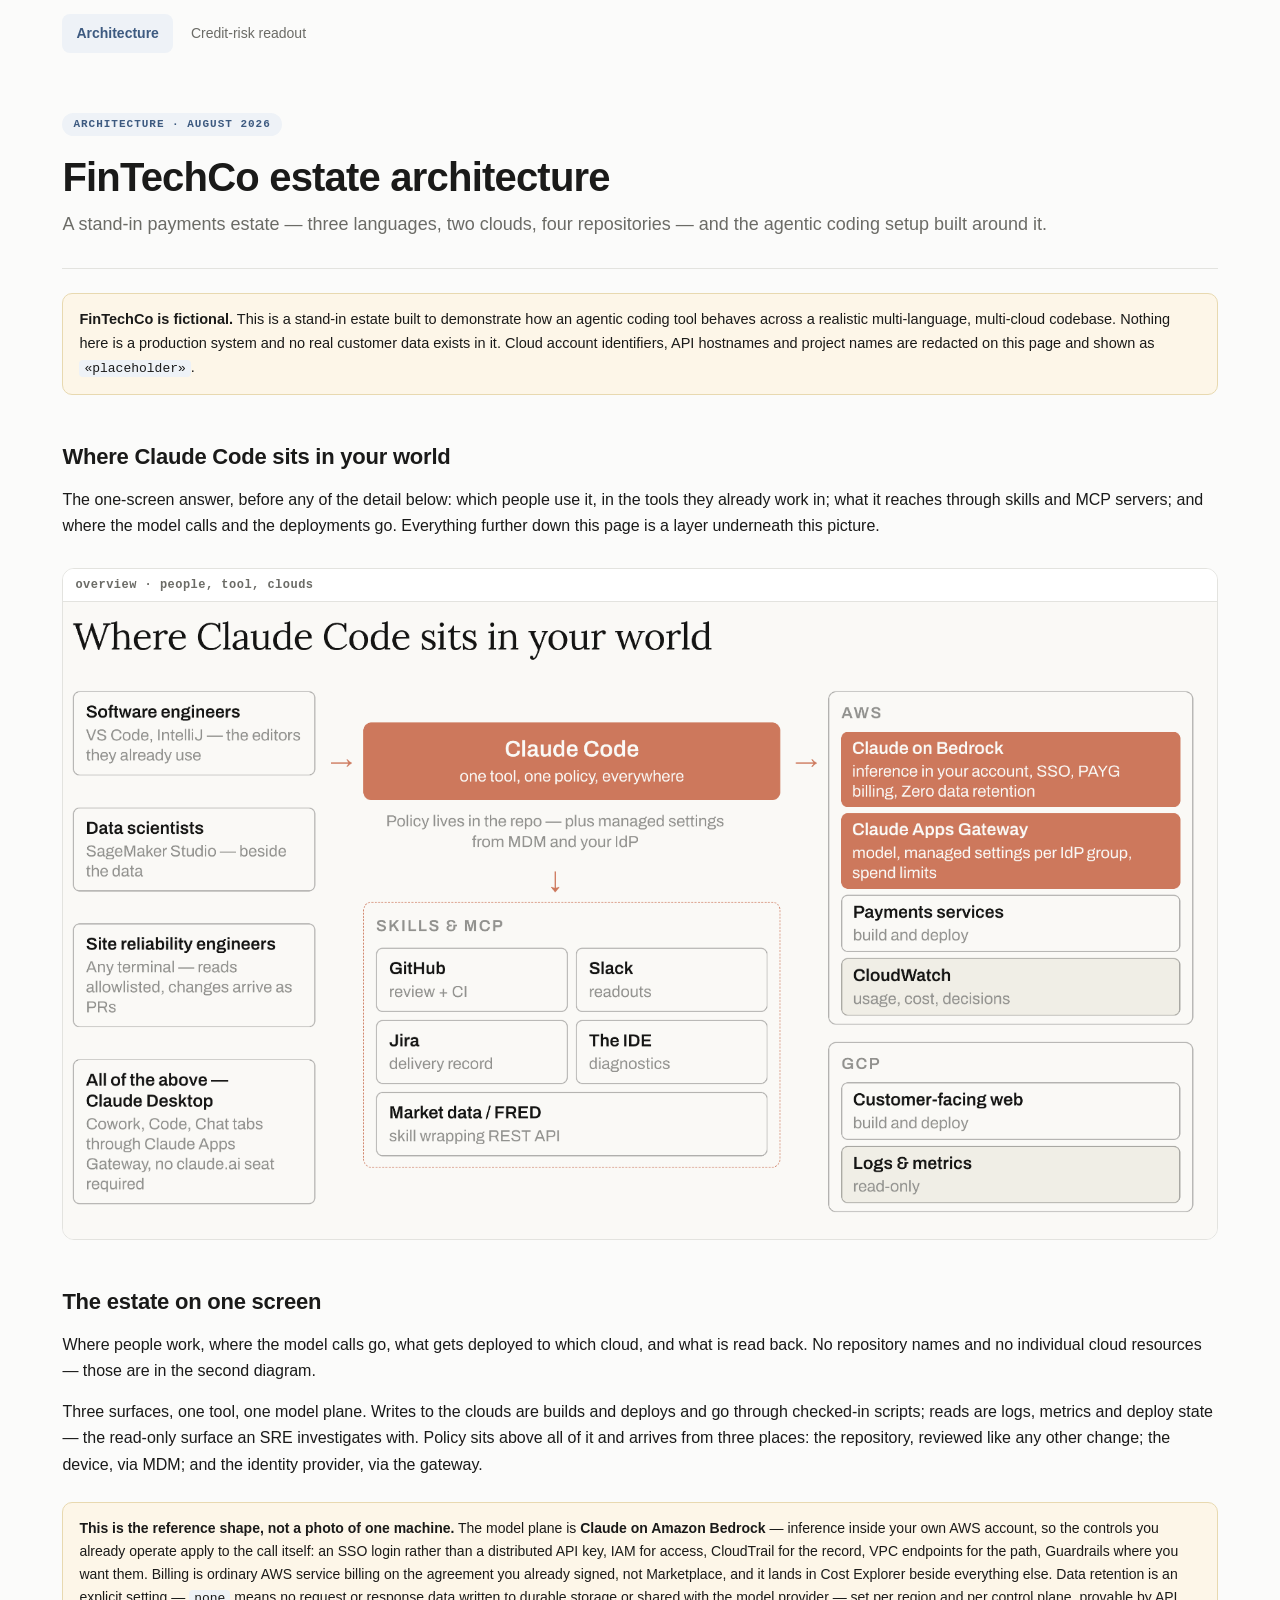
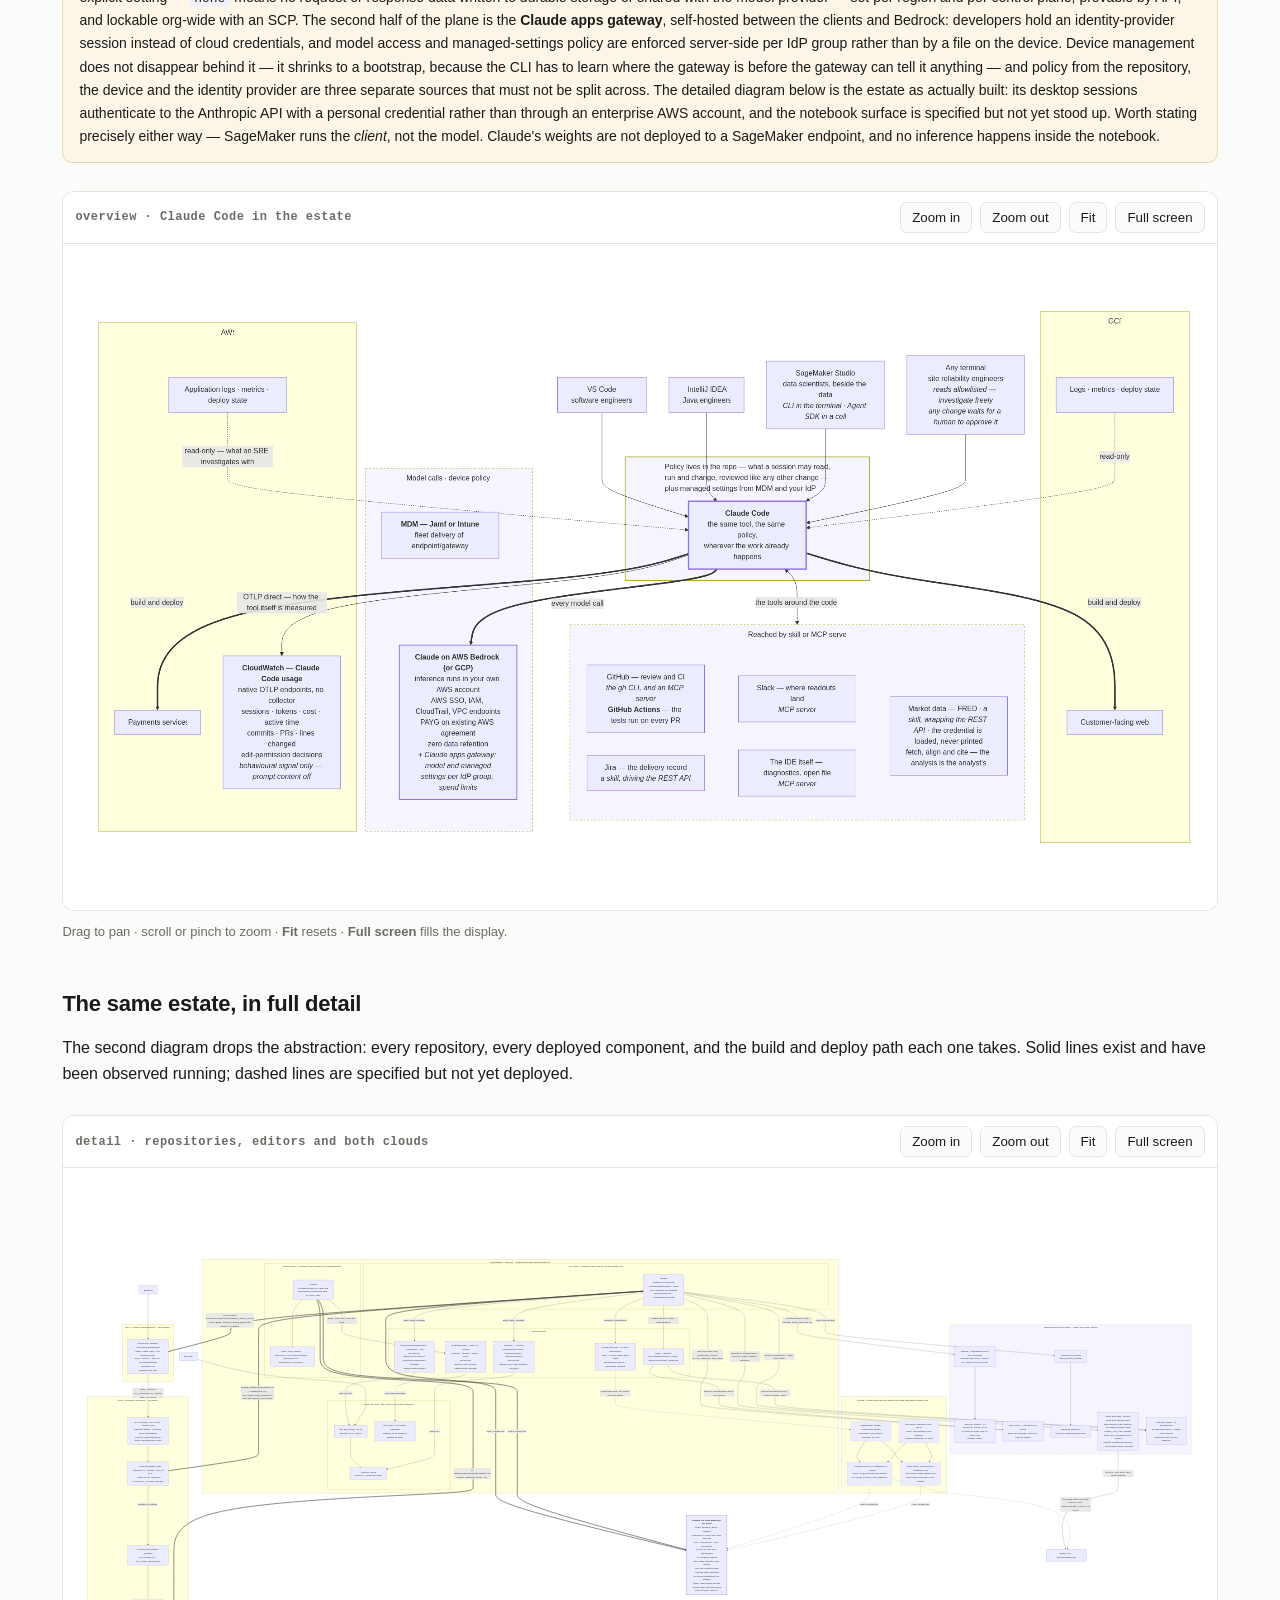
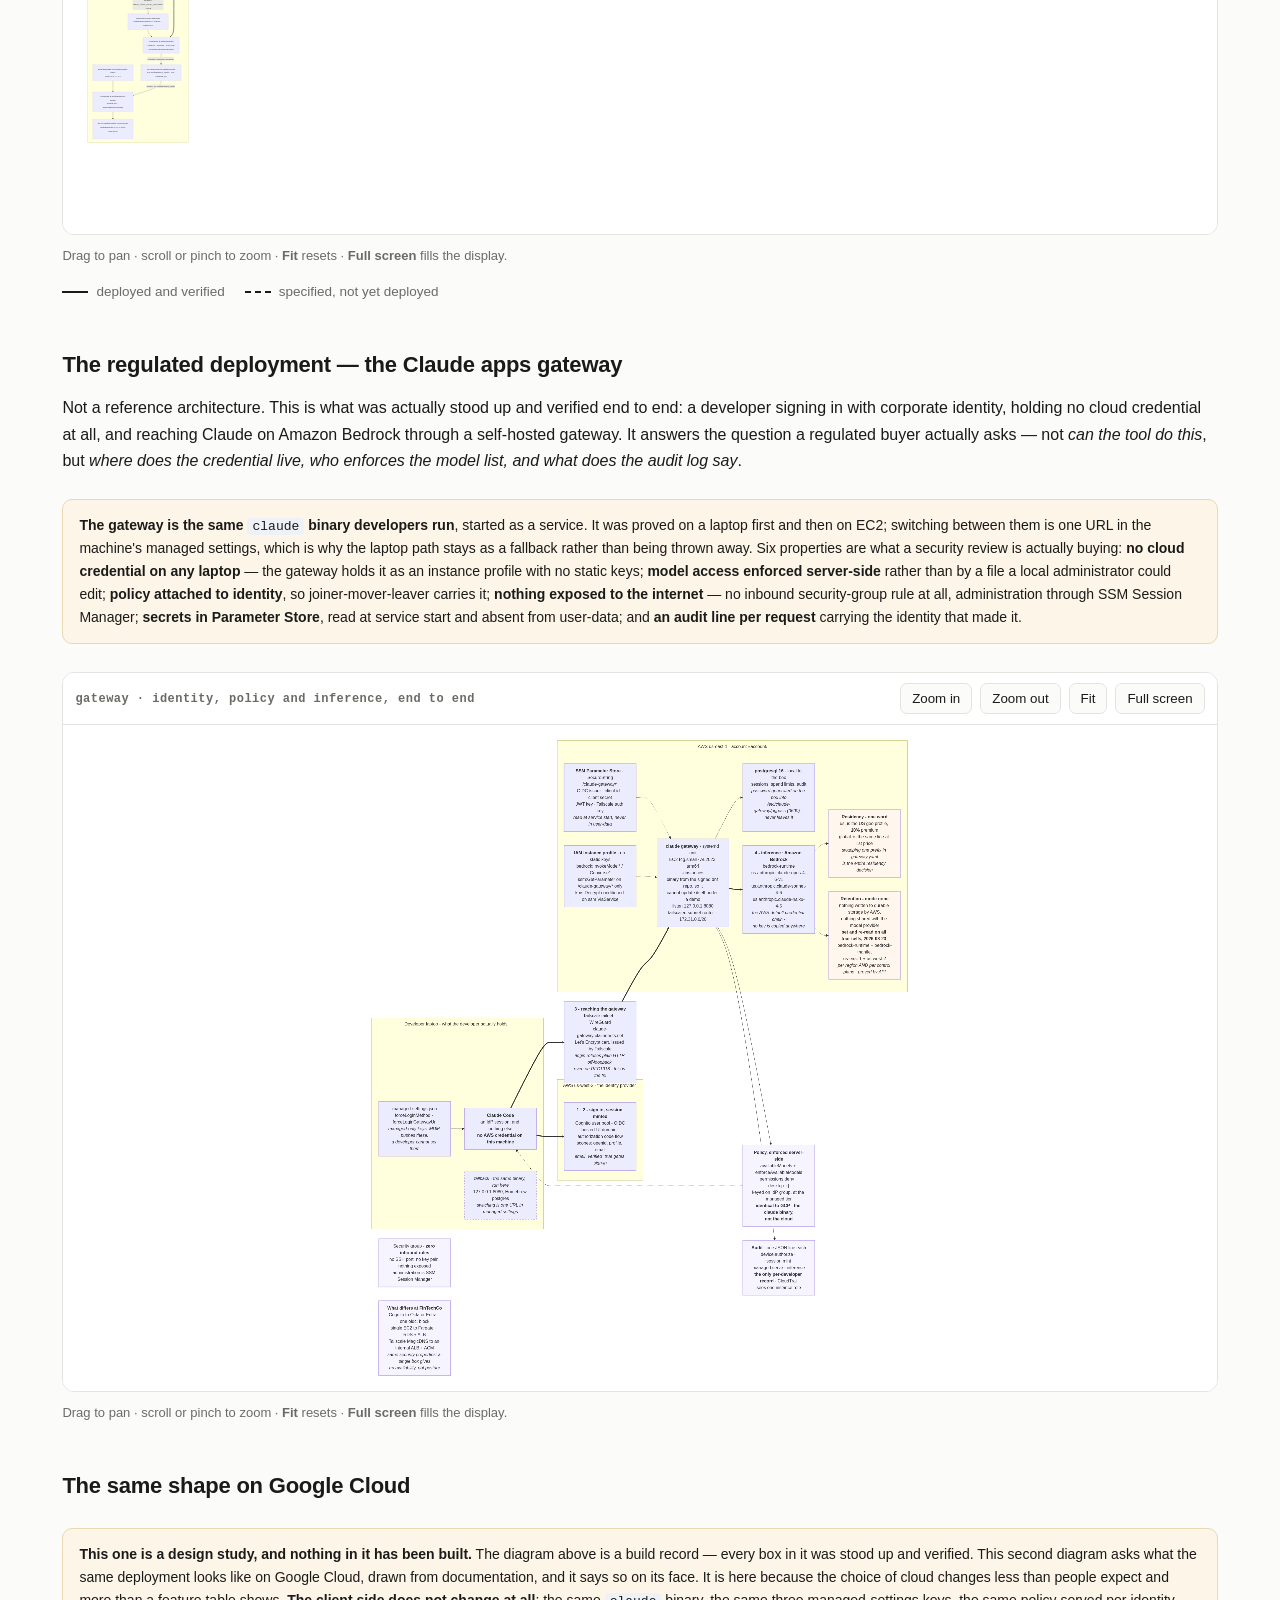
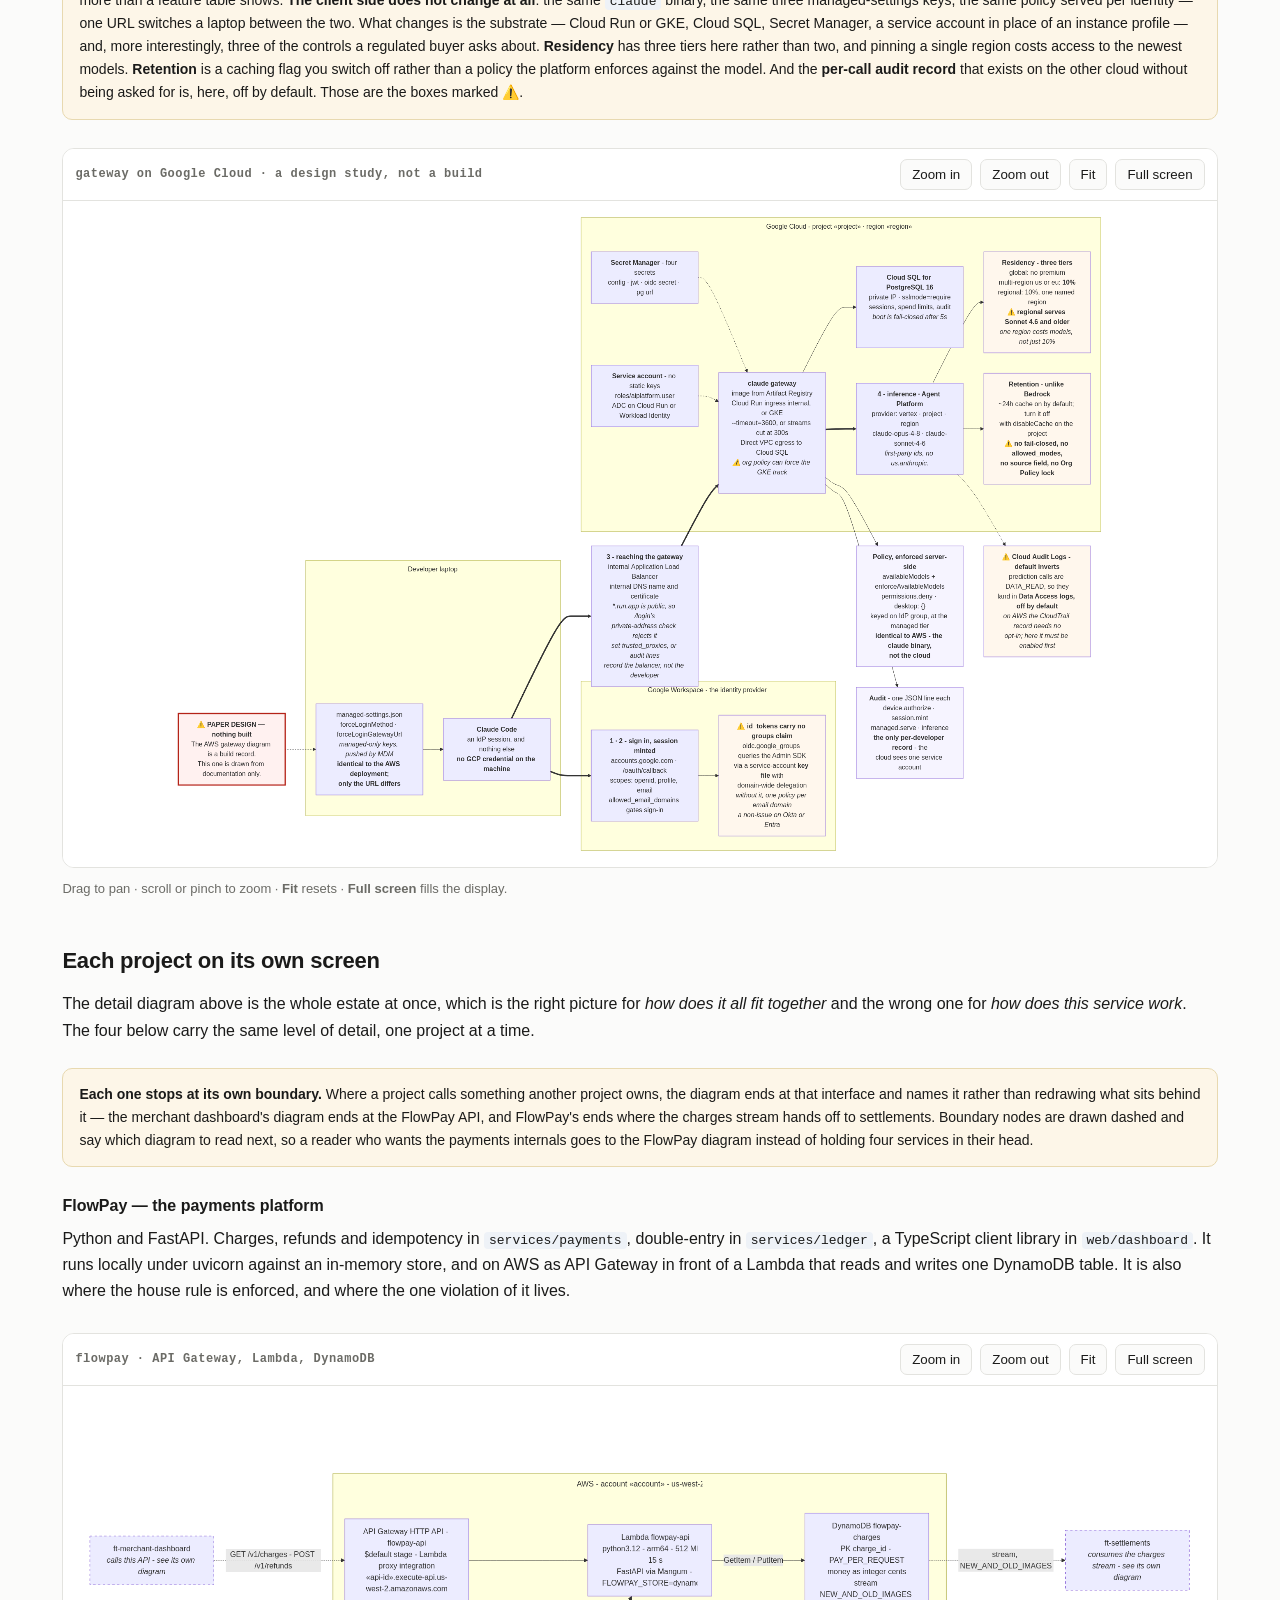
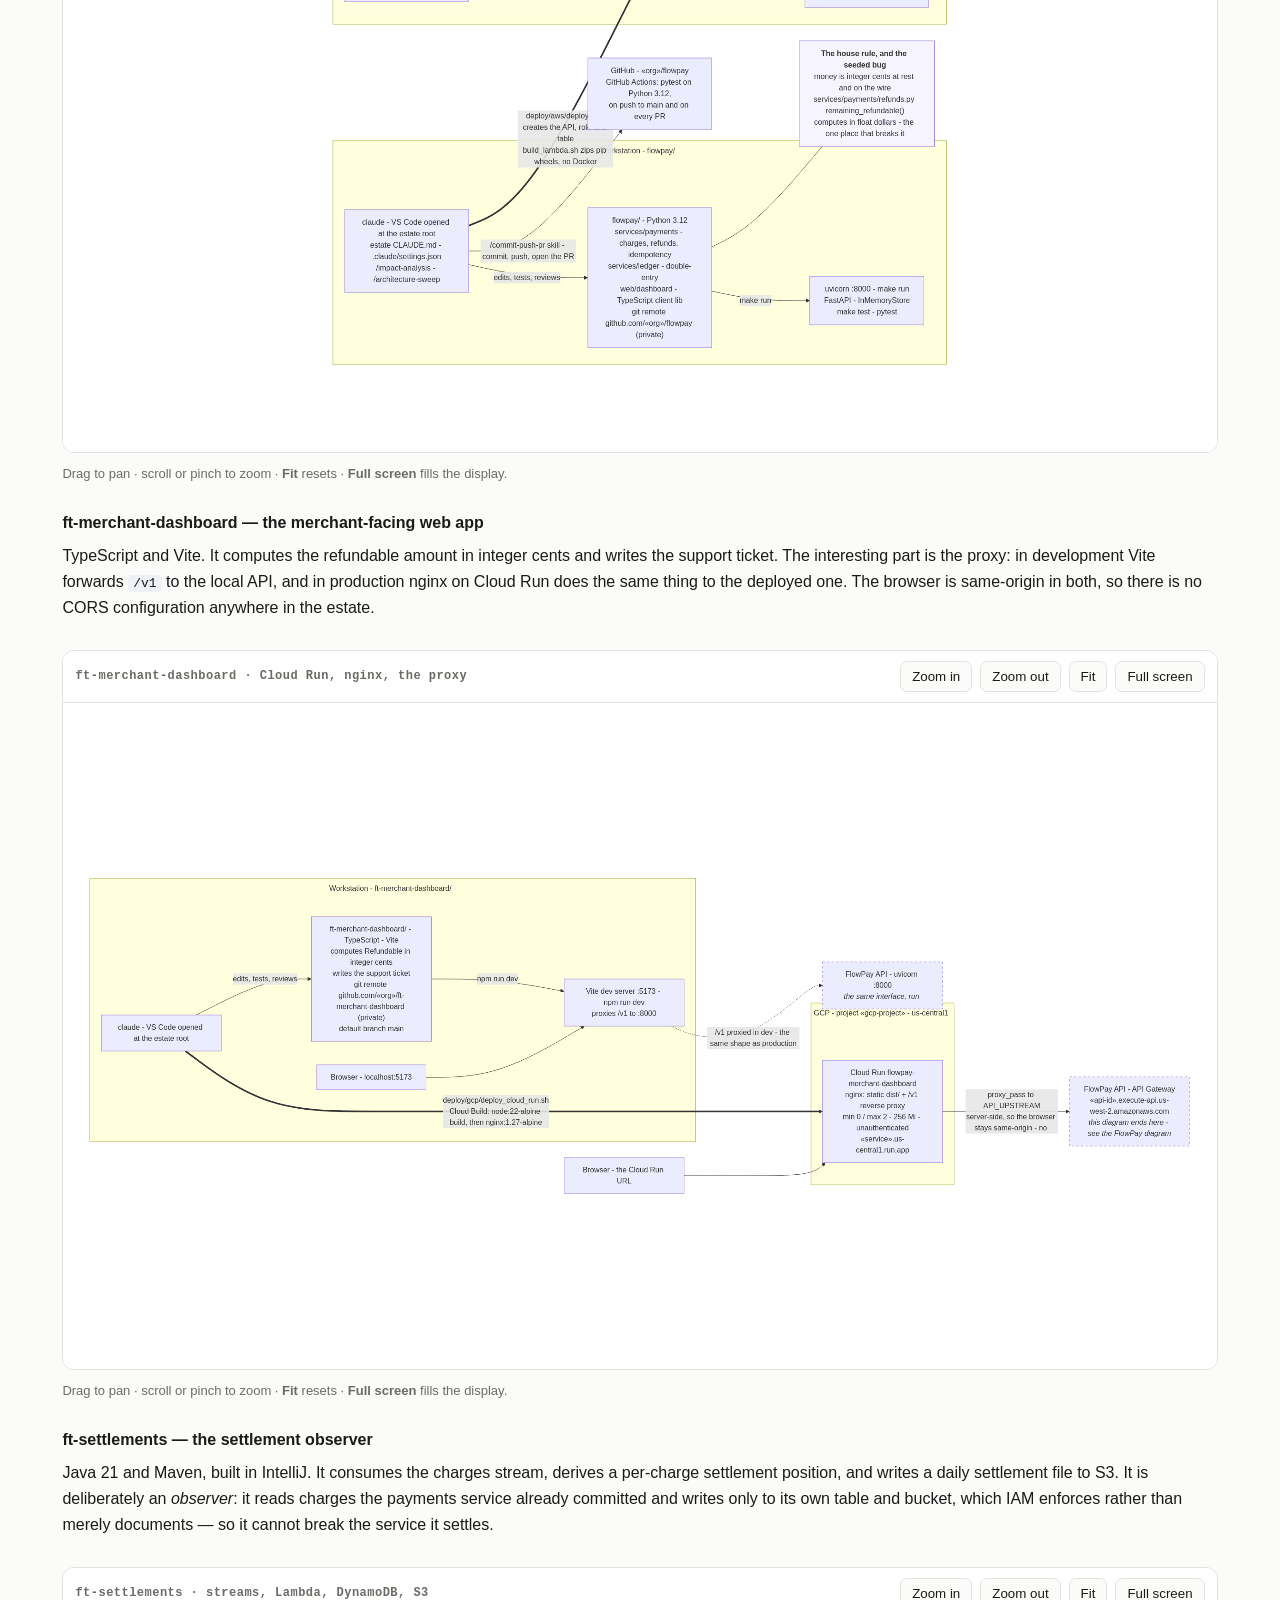
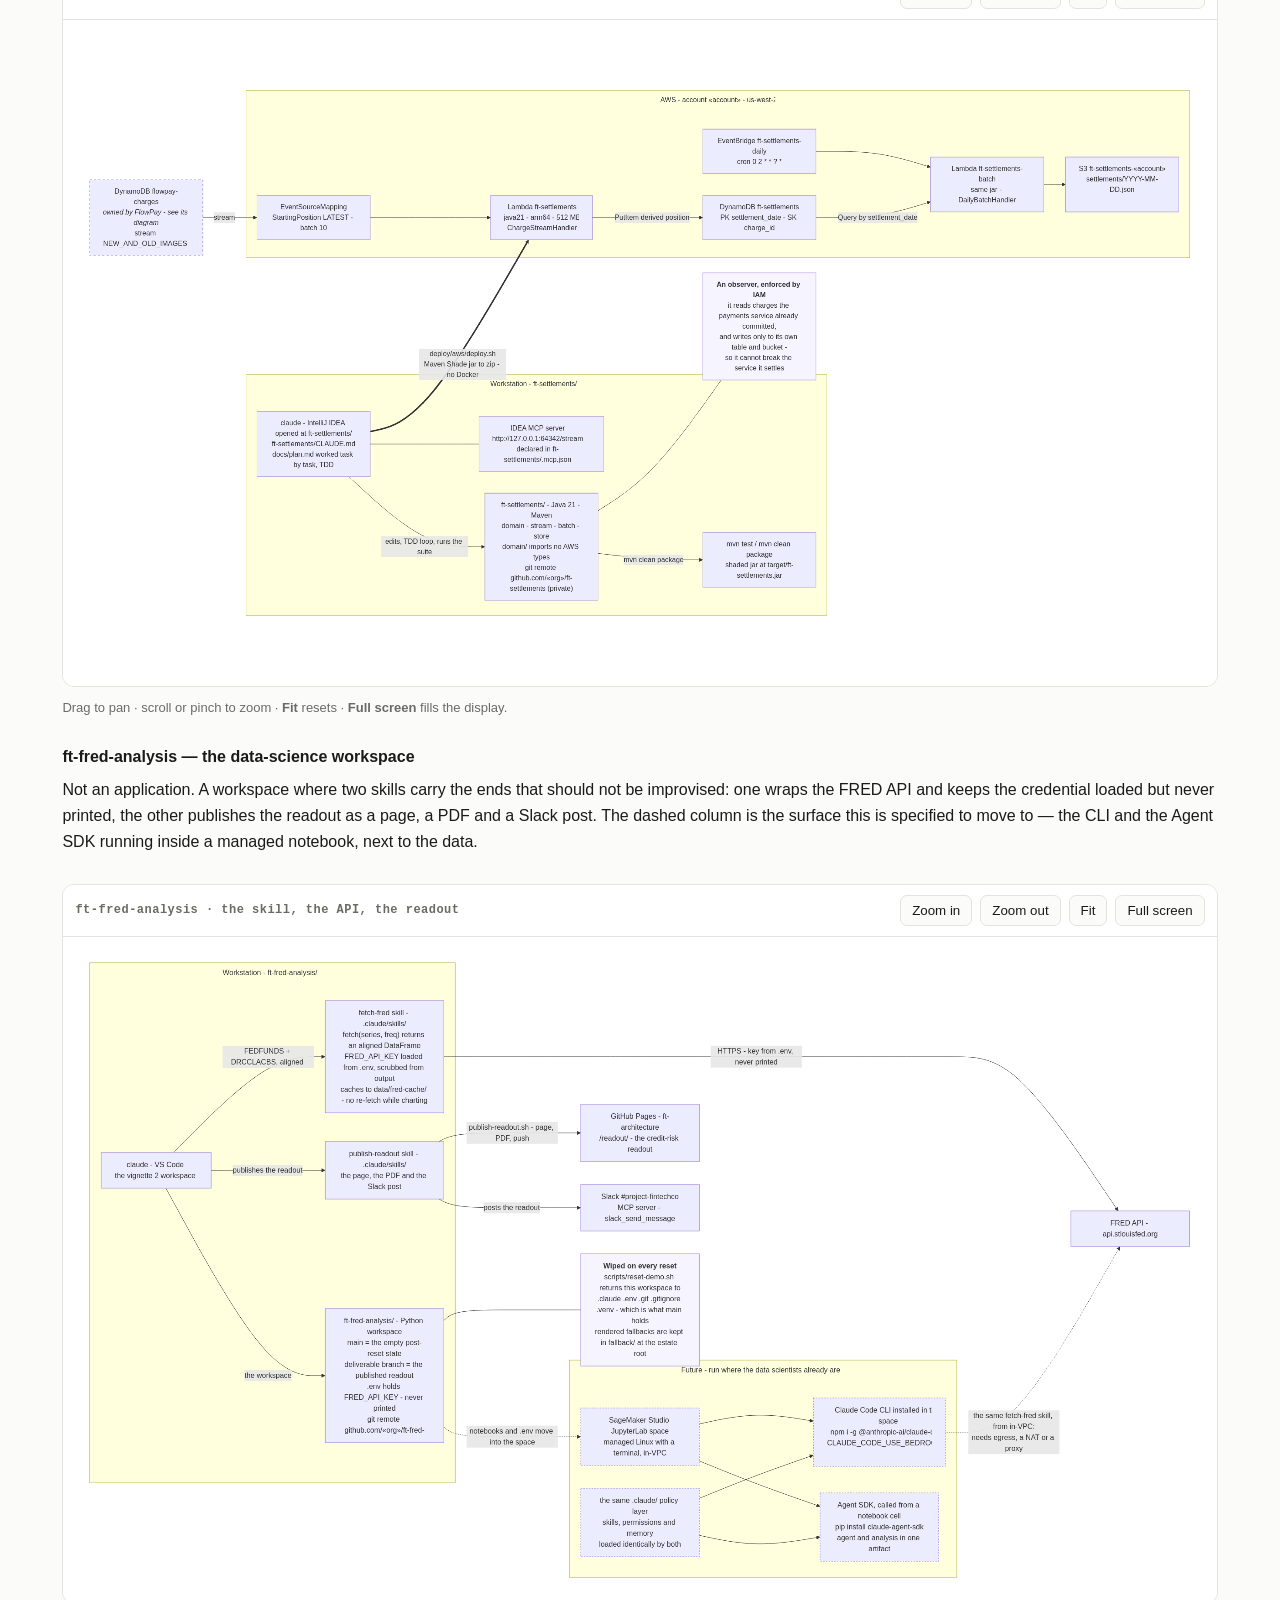
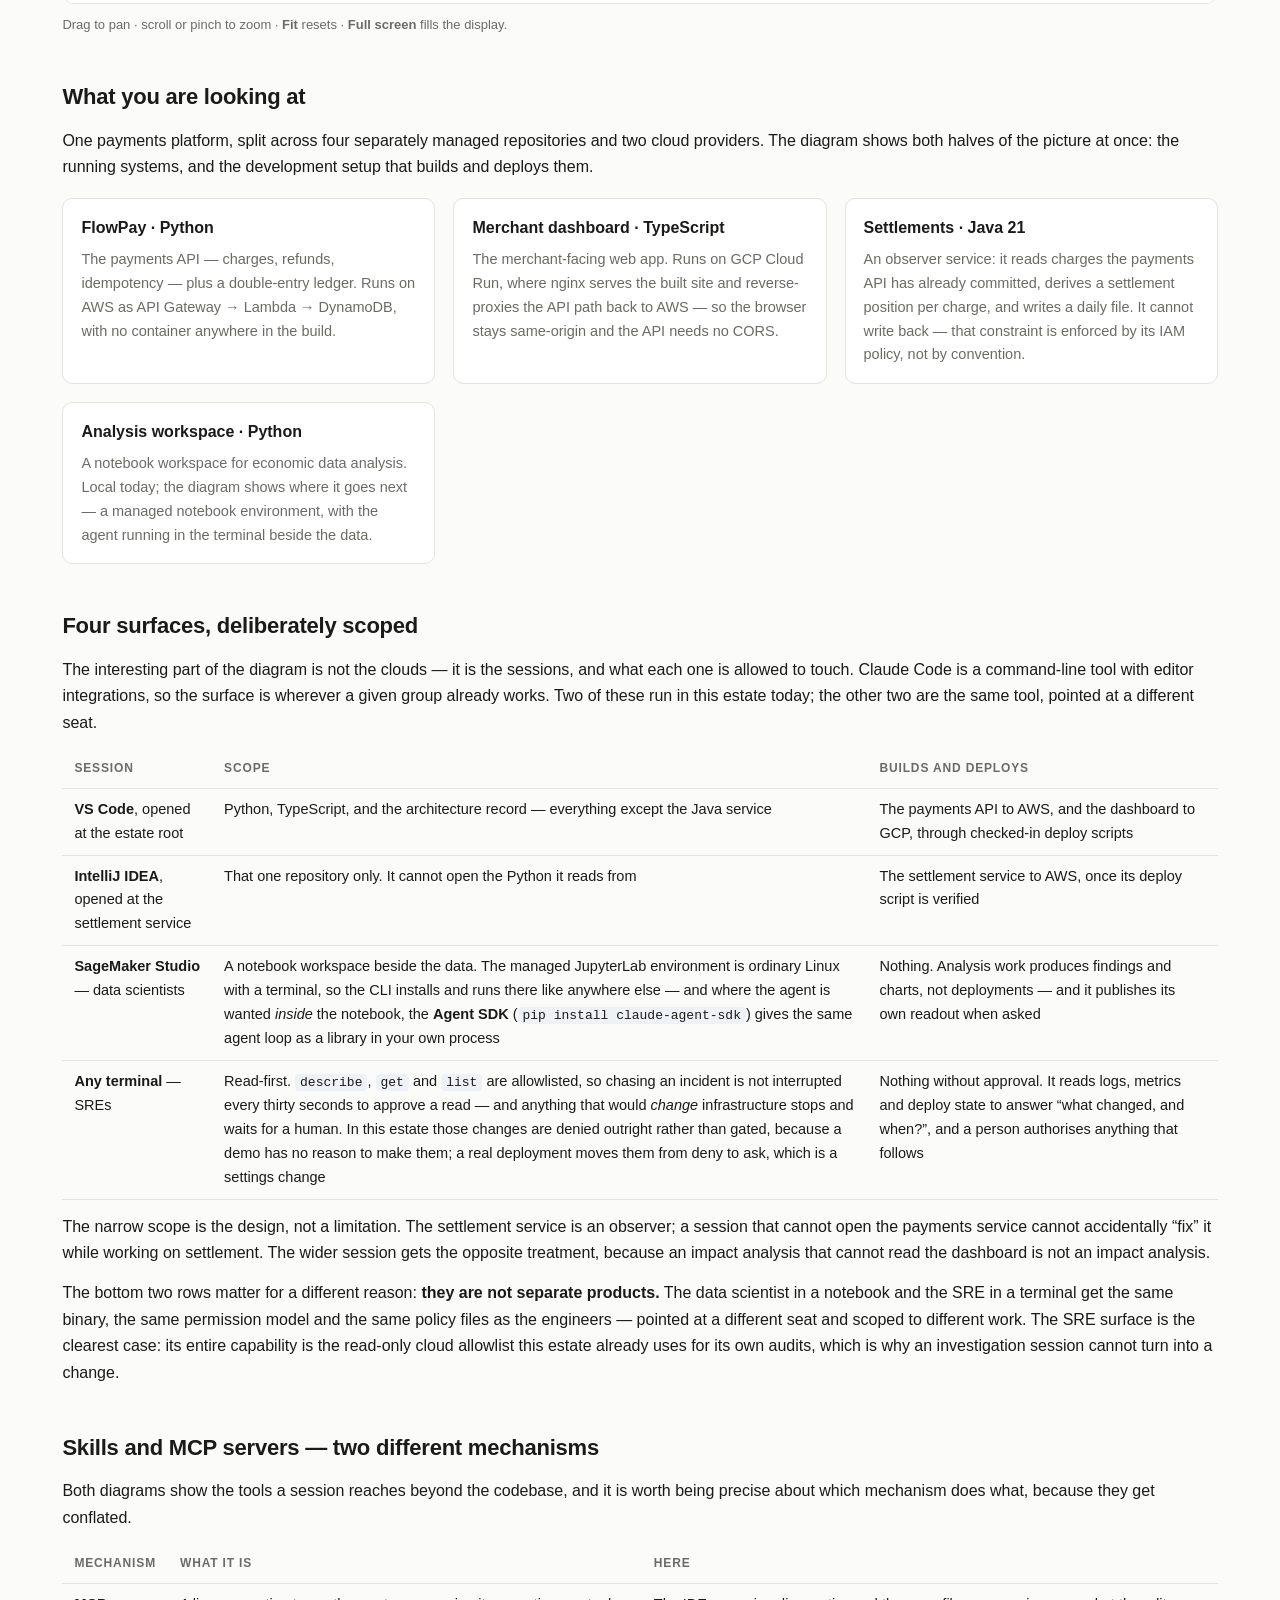
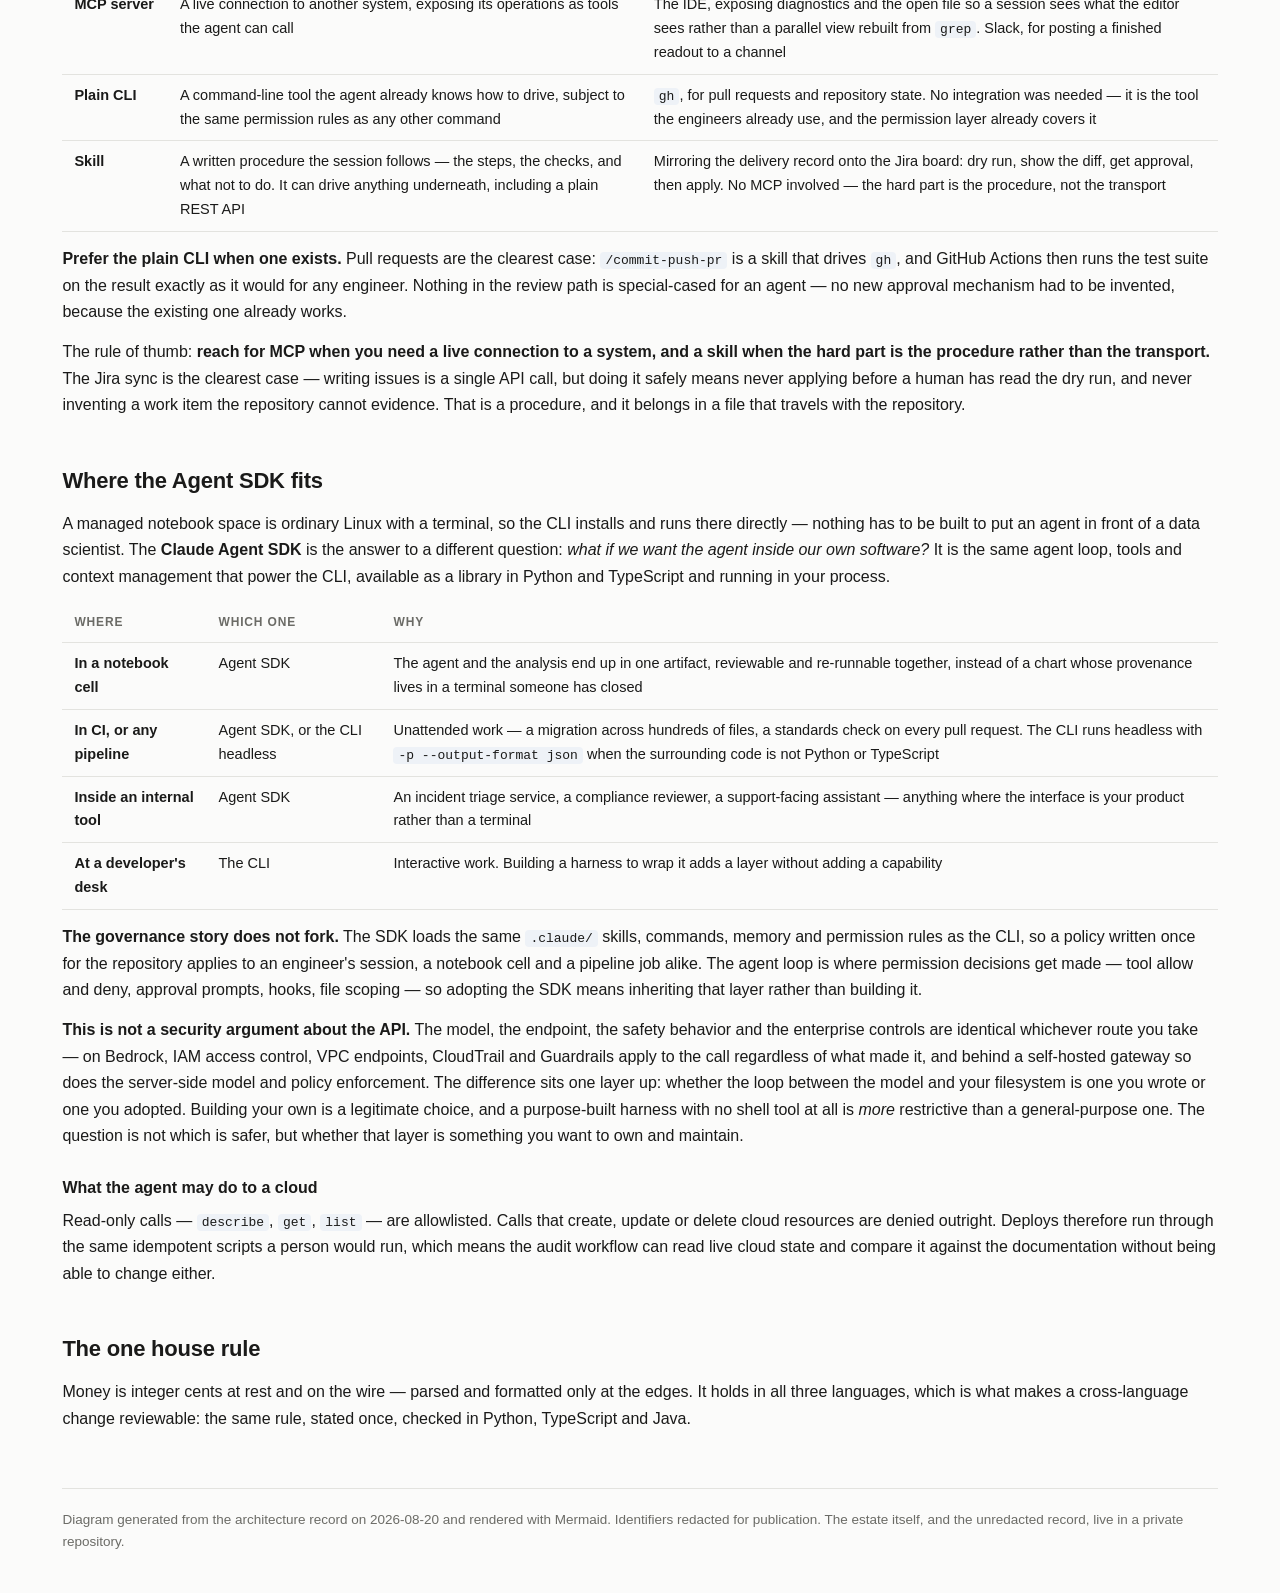
<file: index.html>
<!doctype html>
<html lang="en">
<head>
<meta charset="utf-8">
<meta name="viewport" content="width=device-width,initial-scale=1">
<title>FinTechCo — estate architecture</title>
<meta name="description" content="Architecture of a stand-in payments estate: three languages, two clouds, and the agentic coding setup around it.">
<meta name="robots" content="noindex">
<link rel="icon" href="data:image/svg+xml,<svg xmlns='http://www.w3.org/2000/svg' viewBox='0 0 16 16'><text y='13' font-size='13'>🏗️</text></svg>">
<link rel="stylesheet" href="assets/site.css?v=ddfd0b67">
</head>
<body>
<div class="wrap wide">

<nav class="site">
  <a href="./" aria-current="page">Architecture</a>
  <a href="readout/">Credit-risk readout</a>
</nav>

<header>
  <span class="tag">Architecture · August 2026</span>
  <h1>FinTechCo estate architecture</h1>
  <p class="sub">A stand-in payments estate — three languages, two clouds, four repositories — and the
  agentic coding setup built around it.</p>
</header>

<div class="note">
  <strong>FinTechCo is fictional.</strong> This is a stand-in estate built to demonstrate how an agentic
  coding tool behaves across a realistic multi-language, multi-cloud codebase. Nothing here is a production
  system and no real customer data exists in it. Cloud account identifiers, API hostnames and project names
  are redacted on this page and shown as <code>«placeholder»</code>.
</div>

<h2>Where Claude Code sits in your world</h2>
<p>The one-screen answer, before any of the detail below: which people use it, in the tools they already
work in; what it reaches through skills and MCP servers; and where the model calls and the deployments
go. Everything further down this page is a layer underneath this picture.</p>

<div class="figure">
  <div class="bar">
    <span class="label">overview · people, tool, clouds</span>
  </div>
  <img src="assets/where-claude-code-sits-in-your-world.png"
    alt="Where Claude Code sits in your world — software engineers in VS Code and IntelliJ, data scientists in SageMaker Studio, SREs in any terminal, and Claude Desktop for all of them; Claude Code in the centre with policy from the repo plus managed settings from MDM and the IdP; skills and MCP servers for GitHub, Slack, Jira, the IDE and market data; AWS carrying Claude on Bedrock, the Claude Apps Gateway, payments services and CloudWatch; GCP carrying the customer-facing web app and its logs and metrics."
    style="display:block;width:100%;height:auto">
</div>

<h2>The estate on one screen</h2>
<p>Where people work, where the model calls go, what gets deployed to which cloud, and what is
read back. No repository names and no individual cloud resources — those are in the second
diagram.</p>
<p>Three surfaces, one tool, one model plane. Writes to the clouds are builds and deploys and go
through checked-in scripts; reads are logs, metrics and deploy state — the read-only surface an
SRE investigates with. Policy sits above all of it and arrives from three places: the repository,
reviewed like any other change; the device, via MDM; and the identity provider, via the gateway.</p>
<div class="note" style="font-size:14px">
  <strong>This is the reference shape, not a photo of one machine.</strong> The model plane is
  <strong>Claude on Amazon Bedrock</strong> — inference inside your own AWS account, so the
  controls you already operate apply to the call itself: an SSO login rather than a distributed API
  key, IAM for access, CloudTrail for the record, VPC endpoints for the path, Guardrails where you
  want them. Billing is ordinary AWS service billing on the agreement you already signed, not
  Marketplace, and it lands in Cost Explorer beside everything else. Data retention is an explicit
  setting — <code>none</code> means no request or response data written to durable storage or
  shared with the model provider — set per region and per control plane, provable by API, and
  lockable org-wide with an SCP. The second half of the plane is the <strong>Claude apps
  gateway</strong>, self-hosted between the clients and Bedrock: developers hold an identity-provider
  session instead of cloud credentials, and model access and managed-settings policy are enforced
  server-side per IdP group rather than by a file on the device. Device management does not
  disappear behind it — it shrinks to a bootstrap, because the CLI has to learn where the gateway is
  before the gateway can tell it anything — and policy from the repository, the device and the
  identity provider are three separate sources that must not be split across. The detailed diagram below is the
  estate as actually built: its desktop sessions authenticate to the Anthropic API with a personal
  credential rather than through an enterprise AWS account, and the notebook surface is specified
  but not yet stood up. Worth stating precisely either way — SageMaker runs the <em>client</em>, not
  the model. Claude's weights are not deployed to a SageMaker endpoint, and no inference happens
  inside the notebook.
</div>

<div class="figure">
  <div class="bar">
    <span class="label">overview · Claude Code in the estate</span>
    <button class="zin">Zoom in</button>
    <button class="zout">Zoom out</button>
    <button class="fit">Fit</button>
    <button class="full">Full screen</button>
  </div>
  <div class="stage"><div class="pan"><svg id="my-svg" width="100%" xmlns="http://www.w3.org/2000/svg" xmlns:xlink="http://www.w3.org/1999/xlink" class="flowchart" style="max-width: 2447.98px; background-color: transparent;" viewBox="0 -24 2447.9765625 1191" role="graphics-document document" aria-roledescription="flowchart-v2"><style>#my-svg{font-family:"trebuchet ms",verdana,arial,sans-serif;font-size:16px;fill:#333;}@keyframes edge-animation-frame{from{stroke-dashoffset:0;}}@keyframes dash{to{stroke-dashoffset:0;}}#my-svg .edge-animation-slow{stroke-dasharray:9,5!important;stroke-dashoffset:900;animation:dash 50s linear infinite;stroke-linecap:round;}#my-svg .edge-animation-fast{stroke-dasharray:9,5!important;stroke-dashoffset:900;animation:dash 20s linear infinite;stroke-linecap:round;}#my-svg .error-icon{fill:#552222;}#my-svg .error-text{fill:#552222;stroke:#552222;}#my-svg .edge-thickness-normal{stroke-width:1px;}#my-svg .edge-thickness-thick{stroke-width:3.5px;}#my-svg .edge-pattern-solid{stroke-dasharray:0;}#my-svg .edge-thickness-invisible{stroke-width:0;fill:none;}#my-svg .edge-pattern-dashed{stroke-dasharray:3;}#my-svg .edge-pattern-dotted{stroke-dasharray:2;}#my-svg .marker{fill:#333333;stroke:#333333;}#my-svg .marker.cross{stroke:#333333;}#my-svg svg{font-family:"trebuchet ms",verdana,arial,sans-serif;font-size:16px;}#my-svg p{margin:0;}#my-svg .label{font-family:"trebuchet ms",verdana,arial,sans-serif;color:#333;}#my-svg .cluster-label text{fill:#333;}#my-svg .cluster-label span{color:#333;}#my-svg .cluster-label span p{background-color:transparent;}#my-svg .label text,#my-svg span{fill:#333;color:#333;}#my-svg .node rect,#my-svg .node circle,#my-svg .node ellipse,#my-svg .node polygon,#my-svg .node path{fill:#ECECFF;stroke:#9370DB;stroke-width:1px;}#my-svg .rough-node .label text,#my-svg .node .label text,#my-svg .image-shape .label,#my-svg .icon-shape .label{text-anchor:middle;}#my-svg .node .katex path{fill:#000;stroke:#000;stroke-width:1px;}#my-svg .rough-node .label,#my-svg .node .label,#my-svg .image-shape .label,#my-svg .icon-shape .label{text-align:center;}#my-svg .node.clickable{cursor:pointer;}#my-svg .root .anchor path{fill:#333333!important;stroke-width:0;stroke:#333333;}#my-svg .arrowheadPath{fill:#333333;}#my-svg .edgePath .path{stroke:#333333;stroke-width:1px;}#my-svg .flowchart-link{stroke:#333333;fill:none;}#my-svg .edgeLabel{background-color:rgba(232,232,232, 0.8);text-align:center;}#my-svg .edgeLabel p{background-color:rgba(232,232,232, 0.8);}#my-svg .edgeLabel rect{opacity:0.5;background-color:rgba(232,232,232, 0.8);fill:rgba(232,232,232, 0.8);}#my-svg .labelBkg{background-color:rgba(232, 232, 232, 0.5);}#my-svg .cluster rect{fill:#ffffde;stroke:#aaaa33;stroke-width:1px;}#my-svg .cluster text{fill:#333;}#my-svg .cluster span{color:#333;}#my-svg .node .collapsed-indicator{fill:#aaaa33;stroke:none;opacity:0.6;}#my-svg .node .collapsed-separator{stroke:#aaaa33;stroke-width:0.75px;}#my-svg div.mermaidTooltip{position:absolute;text-align:center;max-width:200px;padding:2px;font-family:"trebuchet ms",verdana,arial,sans-serif;font-size:12px;background:hsl(80, 100%, 96.2745098039%);border:1px solid #aaaa33;border-radius:2px;pointer-events:none;z-index:100;}#my-svg .flowchartTitleText{text-anchor:middle;font-size:18px;fill:#333;}#my-svg rect.text{fill:none;stroke-width:0;}#my-svg .icon-shape,#my-svg .image-shape{background-color:rgba(232,232,232, 0.8);text-align:center;}#my-svg .icon-shape p,#my-svg .image-shape p{background-color:rgba(232,232,232, 0.8);padding:2px;}#my-svg .icon-shape .label rect,#my-svg .image-shape .label rect{opacity:0.5;background-color:rgba(232,232,232, 0.8);fill:rgba(232,232,232, 0.8);}#my-svg .label-icon{display:inline-block;height:1em;overflow:visible;vertical-align:-0.125em;}#my-svg .node .label-icon path{fill:currentColor;stroke:revert;stroke-width:revert;}#my-svg .node .neo-node{stroke:#9370DB;}#my-svg [data-look="neo"].node rect,#my-svg [data-look="neo"].cluster rect,#my-svg [data-look="neo"].node polygon{stroke:#9370DB;filter:drop-shadow(1px 2px 2px rgba(185, 185, 185, 1));}#my-svg [data-look="neo"].swimlane.cluster rect{filter:none;}#my-svg [data-look="neo"].node path{stroke:#9370DB;stroke-width:1px;}#my-svg [data-look="neo"].node .outer-path{filter:drop-shadow(1px 2px 2px rgba(185, 185, 185, 1));}#my-svg [data-look="neo"].node .neo-line path{stroke:#9370DB;filter:none;}#my-svg [data-look="neo"].node circle{stroke:#9370DB;filter:drop-shadow(1px 2px 2px rgba(185, 185, 185, 1));}#my-svg [data-look="neo"].node circle .state-start{fill:#000000;}#my-svg [data-look="neo"].icon-shape .icon{fill:#9370DB;filter:drop-shadow(1px 2px 2px rgba(185, 185, 185, 1));}#my-svg [data-look="neo"].icon-shape .icon-neo path{stroke:#9370DB;filter:drop-shadow(1px 2px 2px rgba(185, 185, 185, 1));}#my-svg :root{--mermaid-font-family:"trebuchet ms",verdana,arial,sans-serif;}#my-svg .hub&gt;*{stroke-width:3px!important;}#my-svg .hub span{stroke-width:3px!important;}#my-svg .plane&gt;*{stroke-width:2px!important;}#my-svg .plane span{stroke-width:2px!important;}</style><g><marker id="my-svg_flowchart-v2-pointEnd" class="marker flowchart-v2" viewBox="0 0 10 10" refX="5" refY="5" markerUnits="userSpaceOnUse" markerWidth="8" markerHeight="8" orient="auto"><path d="M 0 0 L 10 5 L 0 10 z" class="arrowMarkerPath" style="stroke-width: 1; stroke-dasharray: 1, 0;"/></marker><marker id="my-svg_flowchart-v2-pointStart" class="marker flowchart-v2" viewBox="0 0 10 10" refX="4.5" refY="5" markerUnits="userSpaceOnUse" markerWidth="8" markerHeight="8" orient="auto"><path d="M 0 5 L 10 10 L 10 0 z" class="arrowMarkerPath" style="stroke-width: 1; stroke-dasharray: 1, 0;"/></marker><marker id="my-svg_flowchart-v2-pointEnd-margin" class="marker flowchart-v2" viewBox="0 0 11.5 14" refX="11.5" refY="7" markerUnits="userSpaceOnUse" markerWidth="10.5" markerHeight="14" orient="auto"><path d="M 0 0 L 11.5 7 L 0 14 z" class="arrowMarkerPath" style="stroke-width: 0; stroke-dasharray: 1, 0;"/></marker><marker id="my-svg_flowchart-v2-pointStart-margin" class="marker flowchart-v2" viewBox="0 0 11.5 14" refX="1" refY="7" markerUnits="userSpaceOnUse" markerWidth="11.5" markerHeight="14" orient="auto"><polygon points="0,7 11.5,14 11.5,0" class="arrowMarkerPath" style="stroke-width: 0; stroke-dasharray: 1, 0;"/></marker><marker id="my-svg_flowchart-v2-circleEnd" class="marker flowchart-v2" viewBox="0 0 10 10" refX="11" refY="5" markerUnits="userSpaceOnUse" markerWidth="11" markerHeight="11" orient="auto"><circle cx="5" cy="5" r="5" class="arrowMarkerPath" style="stroke-width: 1; stroke-dasharray: 1, 0;"/></marker><marker id="my-svg_flowchart-v2-circleStart" class="marker flowchart-v2" viewBox="0 0 10 10" refX="-1" refY="5" markerUnits="userSpaceOnUse" markerWidth="11" markerHeight="11" orient="auto"><circle cx="5" cy="5" r="5" class="arrowMarkerPath" style="stroke-width: 1; stroke-dasharray: 1, 0;"/></marker><marker id="my-svg_flowchart-v2-circleEnd-margin" class="marker flowchart-v2" viewBox="0 0 10 10" refY="5" refX="12.25" markerUnits="userSpaceOnUse" markerWidth="14" markerHeight="14" orient="auto"><circle cx="5" cy="5" r="5" class="arrowMarkerPath" style="stroke-width: 0; stroke-dasharray: 1, 0;"/></marker><marker id="my-svg_flowchart-v2-circleStart-margin" class="marker flowchart-v2" viewBox="0 0 10 10" refX="-2" refY="5" markerUnits="userSpaceOnUse" markerWidth="14" markerHeight="14" orient="auto"><circle cx="5" cy="5" r="5" class="arrowMarkerPath" style="stroke-width: 0; stroke-dasharray: 1, 0;"/></marker><marker id="my-svg_flowchart-v2-crossEnd" class="marker cross flowchart-v2" viewBox="0 0 11 11" refX="12" refY="5.2" markerUnits="userSpaceOnUse" markerWidth="11" markerHeight="11" orient="auto"><path d="M 1,1 l 9,9 M 10,1 l -9,9" class="arrowMarkerPath" style="stroke-width: 2; stroke-dasharray: 1, 0;"/></marker><marker id="my-svg_flowchart-v2-crossStart" class="marker cross flowchart-v2" viewBox="0 0 11 11" refX="-1" refY="5.2" markerUnits="userSpaceOnUse" markerWidth="11" markerHeight="11" orient="auto"><path d="M 1,1 l 9,9 M 10,1 l -9,9" class="arrowMarkerPath" style="stroke-width: 2; stroke-dasharray: 1, 0;"/></marker><marker id="my-svg_flowchart-v2-crossEnd-margin" class="marker cross flowchart-v2" viewBox="0 0 15 15" refX="17.7" refY="7.5" markerUnits="userSpaceOnUse" markerWidth="12" markerHeight="12" orient="auto"><path d="M 1,1 L 14,14 M 1,14 L 14,1" class="arrowMarkerPath" style="stroke-width: 2.5;"/></marker><marker id="my-svg_flowchart-v2-crossStart-margin" class="marker cross flowchart-v2" viewBox="0 0 15 15" refX="-3.5" refY="7.5" markerUnits="userSpaceOnUse" markerWidth="12" markerHeight="12" orient="auto"><path d="M 1,1 L 14,14 M 1,14 L 14,1" class="arrowMarkerPath" style="stroke-width: 2.5; stroke-dasharray: 1, 0;"/></marker><g class="root"><g class="clusters"><g class="cluster" id="my-svg-LEFTCOL" data-look="classic"><rect style="fill:none !important;stroke:none !important" x="8" y="-16" width="999.5703125" height="1175"/><g class="cluster-label" transform="translate(507.78515625, -6)"><foreignObject width="0" height="0"><div xmlns="http://www.w3.org/1999/xhtml" style="display: table-cell; white-space: nowrap; line-height: 1.5;"><span class="nodeLabel"></span></div></foreignObject></g></g><g class="cluster" id="my-svg-GCP" data-look="classic"><rect style="" x="2109.9765625" y="-16" width="330" height="1175"/><g class="cluster-label" transform="translate(2260.3203125, -6)"><foreignObject width="29.3125" height="24"><div xmlns="http://www.w3.org/1999/xhtml" style="display: table-cell; white-space: nowrap; line-height: 1.5;"><span class="nodeLabel"><p>GCP</p></span></div></foreignObject></g></g><g class="cluster" id="my-svg-GOVERNED" data-look="classic"><rect style="fill:#f6f4ff !important;stroke-width:2px !important" x="1191.97" y="306" width="540.49" height="273"/><g class="cluster-label" transform="translate(1279.58, 316)"><foreignObject width="365.265625" height="72"><div xmlns="http://www.w3.org/1999/xhtml" style="display: table-cell; white-space: nowrap; line-height: 1.5;"><span class="nodeLabel"><p>Policy lives in the repo — what a session may read,<br />run and change, reviewed like any other change —<br />plus managed settings from MDM and your IdP</p></span></div></foreignObject></g></g><g class="cluster" id="my-svg-AWS" data-look="classic"><rect style="" x="28" y="9" width="569.8125" height="1125"/><g class="cluster-label" transform="translate(298.2265625, 19)"><foreignObject width="29.359375" height="24"><div xmlns="http://www.w3.org/1999/xhtml" style="display: table-cell; white-space: nowrap; line-height: 1.5;"><span class="nodeLabel"><p>AWS</p></span></div></foreignObject></g></g><g class="cluster" id="my-svg-PLANE" data-look="classic"><rect style="fill:#f6f4ff !important;stroke-dasharray:4 !important" x="617.8125" y="331" width="369.7578125" height="803"/><g class="cluster-label" transform="translate(708.19921875, 341)"><foreignObject width="188.984375" height="24"><div xmlns="http://www.w3.org/1999/xhtml" style="display: table-cell; white-space: nowrap; line-height: 1.5;"><span class="nodeLabel"><p>Model calls · device policy</p></span></div></foreignObject></g></g></g><g class="edgePaths"><path d="M1140.75,208L1140.75,224.167C1140.75,240.333,1140.75,272.667,1140.75,297C1140.75,321.333,1140.75,337.667,1140.75,350C1140.75,362.333,1140.75,370.667,1172.024,384.562C1203.298,398.457,1265.847,417.915,1297.121,427.643L1328.395,437.372" id="my-svg-L_VSC_CC_0" class="edge-thickness-normal edge-pattern-solid edge-thickness-normal edge-pattern-solid flowchart-link" style=";" data-edge="true" data-et="edge" data-id="L_VSC_CC_0" data-points="W3sieCI6MTE0MC43NSwieSI6MjA4fSx7IngiOjExNDAuNzUsInkiOjMwNX0seyJ4IjoxMTQwLjc1LCJ5IjozNTR9LHsieCI6MTE0MC43NSwieSI6Mzc5fSx7IngiOjEzMzIuMjE0ODQzNzUsInkiOjQzOC41NjAxMTkwODM3ODM5NX1d" data-look="classic" marker-end="url(#my-svg_flowchart-v2-pointEnd)"/><path d="M1371.953,208L1371.953,224.167C1371.953,240.333,1371.953,272.667,1371.953,297C1371.953,321.333,1371.953,337.667,1371.953,350C1371.953,362.333,1371.953,370.667,1375.267,378.505C1378.582,386.344,1385.21,393.687,1388.524,397.359L1391.838,401.031" id="my-svg-L_IJ_CC_0" class="edge-thickness-normal edge-pattern-solid edge-thickness-normal edge-pattern-solid flowchart-link" style=";" data-edge="true" data-et="edge" data-id="L_IJ_CC_0" data-points="W3sieCI6MTM3MS45NTMxMjUsInkiOjIwOH0seyJ4IjoxMzcxLjk1MzEyNSwieSI6MzA1fSx7IngiOjEzNzEuOTUzMTI1LCJ5IjozNTR9LHsieCI6MTM3MS45NTMxMjUsInkiOjM3OX0seyJ4IjoxMzk0LjUxODU1NDY4NzUsInkiOjQwNH1d" data-look="classic" marker-end="url(#my-svg_flowchart-v2-pointEnd)"/><path d="M1634.977,244L1634.977,254.167C1634.977,264.333,1634.977,284.667,1634.977,303C1634.977,321.333,1634.977,337.667,1634.977,350C1634.977,362.333,1634.977,370.667,1628.355,378.666C1621.734,386.665,1608.491,394.331,1601.869,398.163L1595.248,401.996" id="my-svg-L_SM_CC_0" class="edge-thickness-normal edge-pattern-solid edge-thickness-normal edge-pattern-solid flowchart-link" style=";" data-edge="true" data-et="edge" data-id="L_SM_CC_0" data-points="W3sieCI6MTYzNC45NzY1NjI1LCJ5IjoyNDR9LHsieCI6MTYzNC45NzY1NjI1LCJ5IjozMDV9LHsieCI6MTYzNC45NzY1NjI1LCJ5IjozNTR9LHsieCI6MTYzNC45NzY1NjI1LCJ5IjozNzl9LHsieCI6MTU5MS43ODYxMzI4MTI1LCJ5Ijo0MDR9XQ==" data-look="classic" marker-end="url(#my-svg_flowchart-v2-pointEnd)"/><path d="M1944.977,256L1944.977,264.167C1944.977,272.333,1944.977,288.667,1944.977,305C1944.977,321.333,1944.977,337.667,1944.977,350C1944.977,362.333,1944.977,370.667,1886.836,386.877C1828.695,403.087,1712.413,427.174,1654.273,439.217L1596.132,451.26" id="my-svg-L_TERM_CC_0" class="edge-thickness-normal edge-pattern-solid edge-thickness-normal edge-pattern-solid flowchart-link" style=";" data-edge="true" data-et="edge" data-id="L_TERM_CC_0" data-points="[base64]" data-look="classic" marker-end="url(#my-svg_flowchart-v2-pointEnd)"/><path d="M1042.57,206.304L999.277,222.753C955.984,239.203,869.398,272.101,826.105,296.717C782.813,321.333,782.813,337.667,782.813,350C782.813,362.333,782.813,370.667,782.813,383C782.813,395.333,782.813,411.667,782.813,419.833L782.813,428" id="my-svg-L_VSC_MDM_0" class="edge-thickness-invisible edge-pattern-solid" style=";" data-edge="true" data-et="edge" data-id="L_VSC_MDM_0" data-points="W3sieCI6MTA0Mi41NzAzMTI1LCJ5IjoyMDYuMzAzODIzOTkxNjE4NjZ9LHsieCI6NzgyLjgxMjUsInkiOjMwNX0seyJ4Ijo3ODIuODEyNSwieSI6MzU0fSx7IngiOjc4Mi44MTI1LCJ5IjozNzl9LHsieCI6NzgyLjgxMjUsInkiOjQyOH1d" data-look="classic"/><path d="M782.813,530L782.813,538.167C782.813,546.333,782.813,562.667,782.813,579C782.813,595.333,782.813,611.667,785.163,635.5C787.513,659.333,792.214,690.667,794.565,706.333L796.915,722" id="my-svg-L_MDM_BR_0" class="edge-thickness-invisible edge-pattern-solid" style=";" data-edge="true" data-et="edge" data-id="L_MDM_BR_0" data-points="W3sieCI6NzgyLjgxMjUsInkiOjUzMH0seyJ4Ijo3ODIuODEyNSwieSI6NTc5fSx7IngiOjc4Mi44MTI1LCJ5Ijo2Mjh9LHsieCI6Nzk2LjkxNTI3MTIyNjQxNTEsInkiOjcyMn1d" data-look="classic"/><path d="M1394.946,554L1391.209,558.167C1387.472,562.333,1379.998,570.667,1291.725,583C1203.453,595.333,1034.383,611.667,947.427,634.842C860.471,658.017,855.63,688.034,853.209,703.043L850.788,718.051" id="my-svg-L_CC_BR_0" class="edge-thickness-thick edge-pattern-solid edge-thickness-normal edge-pattern-solid flowchart-link" style=";" data-edge="true" data-et="edge" data-id="L_CC_BR_0" data-points="W3sieCI6MTM5NC45NDYyODkwNjI1LCJ5Ijo1NTR9LHsieCI6MTM3Mi41MjM0Mzc1LCJ5Ijo1Nzl9LHsieCI6ODY1LjMxMjUsInkiOjYyOH0seyJ4Ijo4NTAuMTUxMTIwMjgzMDE4OCwieSI6NzIyfV0=" data-look="classic" marker-end="url(#my-svg_flowchart-v2-pointEnd)"/><path d="M1332.215,520.197L1301.289,529.998C1270.363,539.798,1208.512,559.399,1012.794,577.366C817.076,595.333,487.491,611.667,322.699,658.833C157.906,706,157.906,784,157.906,823L157.906,862" id="my-svg-L_CC_AWSAPP_0" class="edge-thickness-thick edge-pattern-solid edge-thickness-normal edge-pattern-solid flowchart-link" style=";" data-edge="true" data-et="edge" data-id="L_CC_AWSAPP_0" data-points="W3sieCI6MTMzMi4yMTQ4NDM3NSwieSI6NTIwLjE5NzI5NjQyNzQyMn0seyJ4IjoxMTQ2LjY2MDE1NjI1LCJ5Ijo1Nzl9LHsieCI6MTU3LjkwNjI1LCJ5Ijo2Mjh9LHsieCI6MTU3LjkwNjI1LCJ5Ijo4NjZ9XQ==" data-look="classic" marker-end="url(#my-svg_flowchart-v2-pointEnd)"/><path d="M1592.215,518.663L1625.175,528.719C1658.135,538.775,1724.056,558.888,1837.85,577.11C1951.643,595.333,2113.31,611.667,2194.143,658.833C2274.977,706,2274.977,784,2274.977,823L2274.977,862" id="my-svg-L_CC_GCPAPP_0" class="edge-thickness-thick edge-pattern-solid edge-thickness-normal edge-pattern-solid flowchart-link" style=";" data-edge="true" data-et="edge" data-id="L_CC_GCPAPP_0" data-points="W3sieCI6MTU5Mi4yMTQ4NDM3NSwieSI6NTE4LjY2Mjk2MDE4MjEwNjR9LHsieCI6MTc4OS45NzY1NjI1LCJ5Ijo1Nzl9LHsieCI6MjI3NC45NzY1NjI1LCJ5Ijo2Mjh9LHsieCI6MjI3NC45NzY1NjI1LCJ5Ijo4NjZ9XQ==" data-look="classic" marker-end="url(#my-svg_flowchart-v2-pointEnd)"/><path d="M1332.215,522.985L1304.622,532.321C1277.03,541.657,1221.845,560.328,1071.945,577.831C922.044,595.333,677.428,611.667,555.12,638.833C432.813,666,432.813,704,432.813,723L432.813,742" id="my-svg-L_CC_CWCC_0" class="edge-thickness-normal edge-pattern-solid edge-thickness-normal edge-pattern-solid flowchart-link" style=";" data-edge="true" data-et="edge" data-id="L_CC_CWCC_0" data-points="W3sieCI6MTMzMi4yMTQ4NDM3NSwieSI6NTIyLjk4NTA5MTU5MTU1MTh9LHsieCI6MTE2Ni42NjAxNTYyNSwieSI6NTc5fSx7IngiOjQzMi44MTI1LCJ5Ijo2Mjh9LHsieCI6NDMyLjgxMjUsInkiOjc0Nn1d" data-look="classic" marker-end="url(#my-svg_flowchart-v2-pointEnd)"/><path d="M312.906,208L312.906,224.167C312.906,240.333,312.906,272.667,312.906,297C312.906,321.333,312.906,337.667,312.906,350C312.906,362.333,312.906,370.667,482.127,389.557C651.347,408.447,989.789,437.895,1159.009,452.618L1328.23,467.342" id="my-svg-L_AWSOBS_CC_0" class="edge-thickness-normal edge-pattern-dotted edge-thickness-normal edge-pattern-solid flowchart-link" style=";" data-edge="true" data-et="edge" data-id="L_AWSOBS_CC_0" data-points="W3sieCI6MzEyLjkwNjI1LCJ5IjoyMDh9LHsieCI6MzEyLjkwNjI1LCJ5IjozMDV9LHsieCI6MzEyLjkwNjI1LCJ5IjozNTR9LHsieCI6MzEyLjkwNjI1LCJ5IjozNzl9LHsieCI6MTMzMi4yMTQ4NDM3NSwieSI6NDY3LjY4ODg1MTY1MzMzNzh9XQ==" data-look="classic" marker-end="url(#my-svg_flowchart-v2-pointEnd)"/><path d="M2274.977,208L2274.977,224.167C2274.977,240.333,2274.977,272.667,2274.977,297C2274.977,321.333,2274.977,337.667,2274.977,350C2274.977,362.333,2274.977,370.667,2161.845,388.753C2048.713,406.839,1822.449,434.678,1709.317,448.597L1596.185,462.517" id="my-svg-L_GCPOBS_CC_0" class="edge-thickness-normal edge-pattern-dotted edge-thickness-normal edge-pattern-solid flowchart-link" style=";" data-edge="true" data-et="edge" data-id="L_GCPOBS_CC_0" data-points="[base64]" data-look="classic" marker-end="url(#my-svg_flowchart-v2-pointEnd)"/><path d="M1547.874,556.687L1551.974,560.406C1556.075,564.125,1564.276,571.562,1568.376,583.448C1572.477,595.333,1572.477,611.667,1572.477,627.333C1572.477,643,1572.477,658,1572.477,665.5L1572.477,673" id="my-svg-L_CC_TOOLING_0" class="edge-thickness-normal edge-pattern-solid edge-thickness-normal edge-pattern-solid flowchart-link" style=";" data-edge="true" data-et="edge" data-id="L_CC_TOOLING_0" data-points="W3sieCI6MTU0NC45MTExMzI4MTI1LCJ5Ijo1NTR9LHsieCI6MTU3Mi40NzY1NjI1LCJ5Ijo1Nzl9LHsieCI6MTU3Mi40NzY1NjI1LCJ5Ijo2Mjh9LHsieCI6MTU3Mi40NzY1NjI1LCJ5Ijo2Nzd9XQ==" data-look="classic" marker-start="url(#my-svg_flowchart-v2-pointStart)" marker-end="url(#my-svg_flowchart-v2-pointEnd)"/></g><g class="edgeLabels"><g class="edgeLabel"><g class="label" data-id="L_VSC_CC_0" transform="translate(0, 0)"><foreignObject width="0" height="0"><div xmlns="http://www.w3.org/1999/xhtml" class="labelBkg" style="display: table-cell; white-space: nowrap; line-height: 1.5; max-width: 200px; text-align: center;"><span class="edgeLabel"></span></div></foreignObject></g></g><g class="edgeLabel"><g class="label" data-id="L_IJ_CC_0" transform="translate(0, 0)"><foreignObject width="0" height="0"><div xmlns="http://www.w3.org/1999/xhtml" class="labelBkg" style="display: table-cell; white-space: nowrap; line-height: 1.5; max-width: 200px; text-align: center;"><span class="edgeLabel"></span></div></foreignObject></g></g><g class="edgeLabel"><g class="label" data-id="L_SM_CC_0" transform="translate(0, 0)"><foreignObject width="0" height="0"><div xmlns="http://www.w3.org/1999/xhtml" class="labelBkg" style="display: table-cell; white-space: nowrap; line-height: 1.5; max-width: 200px; text-align: center;"><span class="edgeLabel"></span></div></foreignObject></g></g><g class="edgeLabel"><g class="label" data-id="L_TERM_CC_0" transform="translate(0, 0)"><foreignObject width="0" height="0"><div xmlns="http://www.w3.org/1999/xhtml" class="labelBkg" style="display: table-cell; white-space: nowrap; line-height: 1.5; max-width: 200px; text-align: center;"><span class="edgeLabel"></span></div></foreignObject></g></g><g class="edgeLabel"><g class="label" data-id="L_VSC_MDM_0" transform="translate(0, 0)"><foreignObject width="0" height="0"><div xmlns="http://www.w3.org/1999/xhtml" class="labelBkg" style="display: table-cell; white-space: nowrap; line-height: 1.5; max-width: 200px; text-align: center;"><span class="edgeLabel"></span></div></foreignObject></g></g><g class="edgeLabel"><g class="label" data-id="L_MDM_BR_0" transform="translate(0, 0)"><foreignObject width="0" height="0"><div xmlns="http://www.w3.org/1999/xhtml" class="labelBkg" style="display: table-cell; white-space: nowrap; line-height: 1.5; max-width: 200px; text-align: center;"><span class="edgeLabel"></span></div></foreignObject></g></g><g class="edgeLabel" transform="translate(1088.2446, 630.46325)"><g class="label" data-id="L_CC_BR_0" transform="translate(-59.515625, -12)"><foreignObject width="119.03125" height="24"><div xmlns="http://www.w3.org/1999/xhtml" class="labelBkg" style="display: table-cell; white-space: nowrap; line-height: 1.5; max-width: 200px; text-align: center;"><span class="edgeLabel"><p>every model call</p></span></div></foreignObject></g></g><g class="edgeLabel" transform="translate(157.90625, 628)"><g class="label" data-id="L_CC_AWSAPP_0" transform="translate(-59.65625, -12)"><foreignObject width="119.3125" height="24"><div xmlns="http://www.w3.org/1999/xhtml" class="labelBkg" style="display: table-cell; white-space: nowrap; line-height: 1.5; max-width: 200px; text-align: center;"><span class="edgeLabel"><p>build and deploy</p></span></div></foreignObject></g></g><g class="edgeLabel" transform="translate(2274.9765625, 628)"><g class="label" data-id="L_CC_GCPAPP_0" transform="translate(-59.65625, -12)"><foreignObject width="119.3125" height="24"><div xmlns="http://www.w3.org/1999/xhtml" class="labelBkg" style="display: table-cell; white-space: nowrap; line-height: 1.5; max-width: 200px; text-align: center;"><span class="edgeLabel"><p>build and deploy</p></span></div></foreignObject></g></g><g class="edgeLabel" transform="translate(432.8125, 628)"><g class="label" data-id="L_CC_CWCC_0" transform="translate(-100, -24)"><foreignObject width="200" height="48"><div xmlns="http://www.w3.org/1999/xhtml" class="labelBkg" style="display: table; white-space: break-spaces; line-height: 1.5; max-width: 200px; text-align: center; width: 200px;"><span class="edgeLabel"><p>OTLP direct — how the tool itself is measured</p></span></div></foreignObject></g></g><g class="edgeLabel" transform="translate(312.90625, 305)"><g class="label" data-id="L_AWSOBS_CC_0" transform="translate(-100, -24)"><foreignObject width="200" height="48"><div xmlns="http://www.w3.org/1999/xhtml" class="labelBkg" style="display: table; white-space: break-spaces; line-height: 1.5; max-width: 200px; text-align: center; width: 200px;"><span class="edgeLabel"><p>read-only — what an SRE investigates with</p></span></div></foreignObject></g></g><g class="edgeLabel" transform="translate(2274.9765625, 305)"><g class="label" data-id="L_GCPOBS_CC_0" transform="translate(-34.0390625, -12)"><foreignObject width="68.078125" height="24"><div xmlns="http://www.w3.org/1999/xhtml" class="labelBkg" style="display: table-cell; white-space: nowrap; line-height: 1.5; max-width: 200px; text-align: center;"><span class="edgeLabel"><p>read-only</p></span></div></foreignObject></g></g><g class="edgeLabel" transform="translate(1572.4765625, 628)"><g class="label" data-id="L_CC_TOOLING_0" transform="translate(-92.6875, -12)"><foreignObject width="185.375" height="24"><div xmlns="http://www.w3.org/1999/xhtml" class="labelBkg" style="display: table-cell; white-space: nowrap; line-height: 1.5; max-width: 200px; text-align: center;"><span class="edgeLabel"><p>the tools around the code</p></span></div></foreignObject></g></g></g><g class="nodes"><g class="root" transform="translate(1061.9765625, 693)"><g class="clusters"><g class="cluster" id="my-svg-TOOLING" data-look="classic"><rect style="fill:#f6f4ff !important;stroke-dasharray:4 !important" x="8" y="-16" width="1005" height="432"/><g class="cluster-label" transform="translate(401.4375, -6)"><foreignObject width="218.125" height="24"><div xmlns="http://www.w3.org/1999/xhtml" style="display: table-cell; white-space: nowrap; line-height: 1.5;"><span class="nodeLabel"><p>Reached by skill or MCP server</p></span></div></foreignObject></g></g></g><g class="edgePaths"><path d="M305.5,148L311.75,148C318,148,330.5,148,343,148C355.5,148,368,148,374.25,148L380.5,148" id="my-svg-L_GH_SLACK_0" class="edge-thickness-invisible edge-pattern-solid" style=";" data-edge="true" data-et="edge" data-id="L_GH_SLACK_0" data-points="W3sieCI6MzA1LjUsInkiOjE0OH0seyJ4IjozNDMsInkiOjE0OH0seyJ4IjozODAuNSwieSI6MTQ4fV0=" data-look="classic"/><path d="M305.258,312L311.548,312C317.839,312,330.419,312,342.96,312C355.5,312,368,312,374.25,312L380.5,312" id="my-svg-L_JIRA_IDEMCP_0" class="edge-thickness-invisible edge-pattern-solid" style=";" data-edge="true" data-et="edge" data-id="L_JIRA_IDEMCP_0" data-points="W3sieCI6MzA1LjI1NzgxMjUsInkiOjMxMn0seyJ4IjozNDMsInkiOjMxMn0seyJ4IjozODAuNSwieSI6MzEyfV0=" data-look="classic"/><path d="M640.5,148L646.75,148C653,148,665.5,148,678,151.06C690.5,154.119,703,160.239,709.25,163.299L715.5,166.358" id="my-svg-L_SLACK_FREDSK_0" class="edge-thickness-invisible edge-pattern-solid" style=";" data-edge="true" data-et="edge" data-id="L_SLACK_FREDSK_0" data-points="W3sieCI6NjQwLjUsInkiOjE0OH0seyJ4Ijo2NzgsInkiOjE0OH0seyJ4Ijo3MTUuNSwieSI6MTY2LjM1ODIwODk1NTIyMzl9XQ==" data-look="classic"/><path d="M640.5,312L646.75,312C653,312,665.5,312,678,308.94C690.5,305.881,703,299.761,709.25,296.701L715.5,293.642" id="my-svg-L_IDEMCP_FREDSK_0" class="edge-thickness-invisible edge-pattern-solid" style=";" data-edge="true" data-et="edge" data-id="L_IDEMCP_FREDSK_0" data-points="W3sieCI6NjQwLjUsInkiOjMxMn0seyJ4Ijo2NzgsInkiOjMxMn0seyJ4Ijo3MTUuNSwieSI6MjkzLjY0MTc5MTA0NDc3NjE0fV0=" data-look="classic"/></g><g class="edgeLabels"><g class="edgeLabel"><g class="label" data-id="L_GH_SLACK_0" transform="translate(0, 0)"><foreignObject width="0" height="0"><div xmlns="http://www.w3.org/1999/xhtml" class="labelBkg" style="display: table-cell; white-space: nowrap; line-height: 1.5; max-width: 200px; text-align: center;"><span class="edgeLabel"></span></div></foreignObject></g></g><g class="edgeLabel"><g class="label" data-id="L_JIRA_IDEMCP_0" transform="translate(0, 0)"><foreignObject width="0" height="0"><div xmlns="http://www.w3.org/1999/xhtml" class="labelBkg" style="display: table-cell; white-space: nowrap; line-height: 1.5; max-width: 200px; text-align: center;"><span class="edgeLabel"></span></div></foreignObject></g></g><g class="edgeLabel"><g class="label" data-id="L_SLACK_FREDSK_0" transform="translate(0, 0)"><foreignObject width="0" height="0"><div xmlns="http://www.w3.org/1999/xhtml" class="labelBkg" style="display: table-cell; white-space: nowrap; line-height: 1.5; max-width: 200px; text-align: center;"><span class="edgeLabel"></span></div></foreignObject></g></g><g class="edgeLabel"><g class="label" data-id="L_IDEMCP_FREDSK_0" transform="translate(0, 0)"><foreignObject width="0" height="0"><div xmlns="http://www.w3.org/1999/xhtml" class="labelBkg" style="display: table-cell; white-space: nowrap; line-height: 1.5; max-width: 200px; text-align: center;"><span class="edgeLabel"></span></div></foreignObject></g></g></g><g class="nodes"><g class="node default" id="my-svg-flowchart-GH-7" data-look="classic" transform="translate(175.5, 148)"><rect class="basic label-container" style="" x="-130" y="-75" width="260" height="150"/><g class="label" style="" transform="translate(-100, -60)"><rect/><foreignObject width="200" height="120"><div xmlns="http://www.w3.org/1999/xhtml" style="display: table; white-space: break-spaces; line-height: 1.5; max-width: 200px; text-align: center; width: 200px;"><span class="nodeLabel"><p>GitHub — review and CI<br /><i>the gh CLI, and an MCP server</i><br /><b>GitHub Actions</b> — the tests run on every PR</p></span></div></foreignObject></g></g><g class="node default" id="my-svg-flowchart-SLACK-9" data-look="classic" transform="translate(510.5, 148)"><rect class="basic label-container" style="" x="-130" y="-51" width="260" height="102"/><g class="label" style="" transform="translate(-100, -36)"><rect/><foreignObject width="200" height="72"><div xmlns="http://www.w3.org/1999/xhtml" style="display: table; white-space: break-spaces; line-height: 1.5; max-width: 200px; text-align: center; width: 200px;"><span class="nodeLabel"><p>Slack — where readouts land<br /><i>MCP server</i></p></span></div></foreignObject></g></g><g class="node default" id="my-svg-flowchart-JIRA-8" data-look="classic" transform="translate(175.5, 312)"><rect class="basic label-container" style="" x="-129.7578125" y="-39" width="259.515625" height="78"/><g class="label" style="" transform="translate(-99.7578125, -24)"><rect/><foreignObject width="199.515625" height="48"><div xmlns="http://www.w3.org/1999/xhtml" style="display: table-cell; white-space: nowrap; line-height: 1.5; max-width: 200px; text-align: center;"><span class="nodeLabel"><p>Jira — the delivery record<br /><i>a skill, driving the REST API</i></p></span></div></foreignObject></g></g><g class="node default" id="my-svg-flowchart-IDEMCP-10" data-look="classic" transform="translate(510.5, 312)"><rect class="basic label-container" style="" x="-130" y="-51" width="260" height="102"/><g class="label" style="" transform="translate(-100, -36)"><rect/><foreignObject width="200" height="72"><div xmlns="http://www.w3.org/1999/xhtml" style="display: table; white-space: break-spaces; line-height: 1.5; max-width: 200px; text-align: center; width: 200px;"><span class="nodeLabel"><p>The IDE itself — diagnostics, open file<br /><i>MCP server</i></p></span></div></foreignObject></g></g><g class="node default" id="my-svg-flowchart-FREDSK-11" data-look="classic" transform="translate(845.5, 230)"><rect class="basic label-container" style="" x="-130" y="-87" width="260" height="174"/><g class="label" style="" transform="translate(-100, -72)"><rect/><foreignObject width="200" height="144"><div xmlns="http://www.w3.org/1999/xhtml" style="display: table; white-space: break-spaces; line-height: 1.5; max-width: 200px; text-align: center; width: 200px;"><span class="nodeLabel"><p>Market data — FRED · <i>a skill, wrapping the REST API</i> · the credential is loaded, never printed<br />fetch, align and cite — the analysis is the analyst's</p></span></div></foreignObject></g></g></g></g><g class="node default" id="my-svg-flowchart-VSC-0" data-look="classic" transform="translate(1140.75, 169)"><rect class="basic label-container" style="" x="-98.1796875" y="-39" width="196.359375" height="78"/><g class="label" style="" transform="translate(-68.1796875, -24)"><rect/><foreignObject width="136.359375" height="48"><div xmlns="http://www.w3.org/1999/xhtml" style="display: table-cell; white-space: nowrap; line-height: 1.5; max-width: 200px; text-align: center;"><span class="nodeLabel"><p>VS Code<br />software engineers</p></span></div></foreignObject></g></g><g class="node default" id="my-svg-flowchart-IJ-1" data-look="classic" transform="translate(1371.953125, 169)"><rect class="basic label-container" style="" x="-83.0234375" y="-39" width="166.046875" height="78"/><g class="label" style="" transform="translate(-53.0234375, -24)"><rect/><foreignObject width="106.046875" height="48"><div xmlns="http://www.w3.org/1999/xhtml" style="display: table-cell; white-space: nowrap; line-height: 1.5; max-width: 200px; text-align: center;"><span class="nodeLabel"><p>IntelliJ IDEA<br />Java engineers</p></span></div></foreignObject></g></g><g class="node default" id="my-svg-flowchart-SM-2" data-look="classic" transform="translate(1634.9765625, 169)"><rect class="basic label-container" style="" x="-130" y="-75" width="260" height="150"/><g class="label" style="" transform="translate(-100, -60)"><rect/><foreignObject width="200" height="120"><div xmlns="http://www.w3.org/1999/xhtml" style="display: table; white-space: break-spaces; line-height: 1.5; max-width: 200px; text-align: center; width: 200px;"><span class="nodeLabel"><p>SageMaker Studio<br />data scientists, beside the data<br /><i>CLI in the terminal · Agent SDK in a cell</i></p></span></div></foreignObject></g></g><g class="node default" id="my-svg-flowchart-TERM-3" data-look="classic" transform="translate(1944.9765625, 169)"><rect class="basic label-container" style="" x="-130" y="-87" width="260" height="174"/><g class="label" style="" transform="translate(-100, -72)"><rect/><foreignObject width="200" height="144"><div xmlns="http://www.w3.org/1999/xhtml" style="display: table; white-space: break-spaces; line-height: 1.5; max-width: 200px; text-align: center; width: 200px;"><span class="nodeLabel"><p>Any terminal<br />site reliability engineers<br /><i>reads allowlisted — investigate freely</i><br /><i>any change waits for a human to approve it</i></p></span></div></foreignObject></g></g><g class="node default hub" id="my-svg-flowchart-CC-4" data-look="classic" transform="translate(1462.21484375, 479)"><rect class="basic label-container" style="stroke-width:3px !important" x="-130" y="-75" width="260" height="150"/><g class="label" style="" transform="translate(-100, -60)"><rect/><foreignObject width="200" height="120"><div xmlns="http://www.w3.org/1999/xhtml" style="display: table; white-space: break-spaces; line-height: 1.5; max-width: 200px; text-align: center; width: 200px;"><span class="nodeLabel"><p><b>Claude Code</b><br />the same tool, the same policy,<br />wherever the work already happens</p></span></div></foreignObject></g></g><g class="node default" id="my-svg-flowchart-GCPAPP-5" data-look="classic" transform="translate(2274.9765625, 893)"><rect class="basic label-container" style="" x="-105.8828125" y="-27" width="211.765625" height="54"/><g class="label" style="" transform="translate(-75.8828125, -12)"><rect/><foreignObject width="151.765625" height="24"><div xmlns="http://www.w3.org/1999/xhtml" style="display: table-cell; white-space: nowrap; line-height: 1.5; max-width: 200px; text-align: center;"><span class="nodeLabel"><p>Customer-facing web</p></span></div></foreignObject></g></g><g class="node default" id="my-svg-flowchart-GCPOBS-6" data-look="classic" transform="translate(2274.9765625, 169)"><rect class="basic label-container" style="" x="-130" y="-39" width="260" height="78"/><g class="label" style="" transform="translate(-100, -24)"><rect/><foreignObject width="200" height="48"><div xmlns="http://www.w3.org/1999/xhtml" style="display: table; white-space: break-spaces; line-height: 1.5; max-width: 200px; text-align: center; width: 200px;"><span class="nodeLabel"><p>Logs · metrics · deploy state</p></span></div></foreignObject></g></g><g class="node default plane" id="my-svg-flowchart-BR-20" data-look="classic" transform="translate(822.5703125, 893)"><rect class="basic label-container" style="stroke-width:2px !important" x="-130" y="-171" width="260" height="342"/><g class="label" style="" transform="translate(-100, -156)"><rect/><foreignObject width="200" height="312"><div xmlns="http://www.w3.org/1999/xhtml" style="display: table; white-space: break-spaces; line-height: 1.5; max-width: 200px; text-align: center; width: 200px;"><span class="nodeLabel"><p><b>Claude on AWS Bedrock (or GCP)</b><br />inference runs in your own AWS account<br />AWS SSO, IAM, CloudTrail, VPC endpoints<br />PAYG on existing AWS agreement<br />zero data retention<br /><i>+ Claude apps gateway: model and managed<br />settings per IdP group, spend limits</i></p></span></div></foreignObject></g></g><g class="node default" id="my-svg-flowchart-MDM-21" data-look="classic" transform="translate(782.8125, 479)"><rect class="basic label-container" style="" x="-130" y="-51" width="260" height="102"/><g class="label" style="" transform="translate(-100, -36)"><rect/><foreignObject width="200" height="72"><div xmlns="http://www.w3.org/1999/xhtml" style="display: table; white-space: break-spaces; line-height: 1.5; max-width: 200px; text-align: center; width: 200px;"><span class="nodeLabel"><p><b>MDM — Jamf or Intune</b><br />fleet delivery of endpoint/gateway</p></span></div></foreignObject></g></g><g class="node default" id="my-svg-flowchart-AWSAPP-22" data-look="classic" transform="translate(157.90625, 893)"><rect class="basic label-container" style="" x="-94.90625" y="-27" width="189.8125" height="54"/><g class="label" style="" transform="translate(-64.90625, -12)"><rect/><foreignObject width="129.8125" height="24"><div xmlns="http://www.w3.org/1999/xhtml" style="display: table-cell; white-space: nowrap; line-height: 1.5; max-width: 200px; text-align: center;"><span class="nodeLabel"><p>Payments services</p></span></div></foreignObject></g></g><g class="node default" id="my-svg-flowchart-AWSOBS-23" data-look="classic" transform="translate(312.90625, 169)"><rect class="basic label-container" style="" x="-130" y="-39" width="260" height="78"/><g class="label" style="" transform="translate(-100, -24)"><rect/><foreignObject width="200" height="48"><div xmlns="http://www.w3.org/1999/xhtml" style="display: table; white-space: break-spaces; line-height: 1.5; max-width: 200px; text-align: center; width: 200px;"><span class="nodeLabel"><p>Application logs · metrics · deploy state</p></span></div></foreignObject></g></g><g class="node default" id="my-svg-flowchart-CWCC-24" data-look="classic" transform="translate(432.8125, 893)"><rect class="basic label-container" style="" x="-130" y="-147" width="260" height="294"/><g class="label" style="" transform="translate(-100, -132)"><rect/><foreignObject width="200" height="264"><div xmlns="http://www.w3.org/1999/xhtml" style="display: table; white-space: break-spaces; line-height: 1.5; max-width: 200px; text-align: center; width: 200px;"><span class="nodeLabel"><p><b>CloudWatch — Claude Code usage</b><br />native OTLP endpoints, no collector<br />sessions · tokens · cost · active time<br />commits · PRs · lines changed<br />edit-permission decisions<br /><i>behavioural signal only — prompt content off</i></p></span></div></foreignObject></g></g></g></g></g><defs><filter id="my-svg-drop-shadow" height="130%" width="130%"><feDropShadow dx="4" dy="4" stdDeviation="0" flood-opacity="0.06" flood-color="#000000"/></filter></defs><defs><filter id="my-svg-drop-shadow-small" height="150%" width="150%"><feDropShadow dx="2" dy="2" stdDeviation="0" flood-opacity="0.06" flood-color="#000000"/></filter></defs></svg></div></div>
</div>
<p class="hint">Drag to pan · scroll or pinch to zoom · <b>Fit</b> resets · <b>Full screen</b> fills the display.</p>

<h2>The same estate, in full detail</h2>
<p>The second diagram drops the abstraction: every repository, every deployed component,
and the build and deploy path each one takes. Solid lines exist and have been observed
running; dashed lines are specified but not yet deployed.</p>

<div class="figure">
  <div class="bar">
    <span class="label">detail · repositories, editors and both clouds</span>
    <button class="zin">Zoom in</button>
    <button class="zout">Zoom out</button>
    <button class="fit">Fit</button>
    <button class="full">Full screen</button>
  </div>
  <div class="stage"><div class="pan"><svg id="my-svg" width="100%" xmlns="http://www.w3.org/2000/svg" xmlns:xlink="http://www.w3.org/1999/xlink" class="flowchart" style="max-width: 7130.92px; background-color: transparent;" viewBox="0 -24 7130.91796875 3131" role="graphics-document document" aria-roledescription="flowchart-v2"><style>#my-svg{font-family:"trebuchet ms",verdana,arial,sans-serif;font-size:16px;fill:#333;}@keyframes edge-animation-frame{from{stroke-dashoffset:0;}}@keyframes dash{to{stroke-dashoffset:0;}}#my-svg .edge-animation-slow{stroke-dasharray:9,5!important;stroke-dashoffset:900;animation:dash 50s linear infinite;stroke-linecap:round;}#my-svg .edge-animation-fast{stroke-dasharray:9,5!important;stroke-dashoffset:900;animation:dash 20s linear infinite;stroke-linecap:round;}#my-svg .error-icon{fill:#552222;}#my-svg .error-text{fill:#552222;stroke:#552222;}#my-svg .edge-thickness-normal{stroke-width:1px;}#my-svg .edge-thickness-thick{stroke-width:3.5px;}#my-svg .edge-pattern-solid{stroke-dasharray:0;}#my-svg .edge-thickness-invisible{stroke-width:0;fill:none;}#my-svg .edge-pattern-dashed{stroke-dasharray:3;}#my-svg .edge-pattern-dotted{stroke-dasharray:2;}#my-svg .marker{fill:#333333;stroke:#333333;}#my-svg .marker.cross{stroke:#333333;}#my-svg svg{font-family:"trebuchet ms",verdana,arial,sans-serif;font-size:16px;}#my-svg p{margin:0;}#my-svg .label{font-family:"trebuchet ms",verdana,arial,sans-serif;color:#333;}#my-svg .cluster-label text{fill:#333;}#my-svg .cluster-label span{color:#333;}#my-svg .cluster-label span p{background-color:transparent;}#my-svg .label text,#my-svg span{fill:#333;color:#333;}#my-svg .node rect,#my-svg .node circle,#my-svg .node ellipse,#my-svg .node polygon,#my-svg .node path{fill:#ECECFF;stroke:#9370DB;stroke-width:1px;}#my-svg .rough-node .label text,#my-svg .node .label text,#my-svg .image-shape .label,#my-svg .icon-shape .label{text-anchor:middle;}#my-svg .node .katex path{fill:#000;stroke:#000;stroke-width:1px;}#my-svg .rough-node .label,#my-svg .node .label,#my-svg .image-shape .label,#my-svg .icon-shape .label{text-align:center;}#my-svg .node.clickable{cursor:pointer;}#my-svg .root .anchor path{fill:#333333!important;stroke-width:0;stroke:#333333;}#my-svg .arrowheadPath{fill:#333333;}#my-svg .edgePath .path{stroke:#333333;stroke-width:1px;}#my-svg .flowchart-link{stroke:#333333;fill:none;}#my-svg .edgeLabel{background-color:rgba(232,232,232, 0.8);text-align:center;}#my-svg .edgeLabel p{background-color:rgba(232,232,232, 0.8);}#my-svg .edgeLabel rect{opacity:0.5;background-color:rgba(232,232,232, 0.8);fill:rgba(232,232,232, 0.8);}#my-svg .labelBkg{background-color:rgba(232, 232, 232, 0.5);}#my-svg .cluster rect{fill:#ffffde;stroke:#aaaa33;stroke-width:1px;}#my-svg .cluster text{fill:#333;}#my-svg .cluster span{color:#333;}#my-svg .node .collapsed-indicator{fill:#aaaa33;stroke:none;opacity:0.6;}#my-svg .node .collapsed-separator{stroke:#aaaa33;stroke-width:0.75px;}#my-svg div.mermaidTooltip{position:absolute;text-align:center;max-width:200px;padding:2px;font-family:"trebuchet ms",verdana,arial,sans-serif;font-size:12px;background:hsl(80, 100%, 96.2745098039%);border:1px solid #aaaa33;border-radius:2px;pointer-events:none;z-index:100;}#my-svg .flowchartTitleText{text-anchor:middle;font-size:18px;fill:#333;}#my-svg rect.text{fill:none;stroke-width:0;}#my-svg .icon-shape,#my-svg .image-shape{background-color:rgba(232,232,232, 0.8);text-align:center;}#my-svg .icon-shape p,#my-svg .image-shape p{background-color:rgba(232,232,232, 0.8);padding:2px;}#my-svg .icon-shape .label rect,#my-svg .image-shape .label rect{opacity:0.5;background-color:rgba(232,232,232, 0.8);fill:rgba(232,232,232, 0.8);}#my-svg .label-icon{display:inline-block;height:1em;overflow:visible;vertical-align:-0.125em;}#my-svg .node .label-icon path{fill:currentColor;stroke:revert;stroke-width:revert;}#my-svg .node .neo-node{stroke:#9370DB;}#my-svg [data-look="neo"].node rect,#my-svg [data-look="neo"].cluster rect,#my-svg [data-look="neo"].node polygon{stroke:#9370DB;filter:drop-shadow(1px 2px 2px rgba(185, 185, 185, 1));}#my-svg [data-look="neo"].swimlane.cluster rect{filter:none;}#my-svg [data-look="neo"].node path{stroke:#9370DB;stroke-width:1px;}#my-svg [data-look="neo"].node .outer-path{filter:drop-shadow(1px 2px 2px rgba(185, 185, 185, 1));}#my-svg [data-look="neo"].node .neo-line path{stroke:#9370DB;filter:none;}#my-svg [data-look="neo"].node circle{stroke:#9370DB;filter:drop-shadow(1px 2px 2px rgba(185, 185, 185, 1));}#my-svg [data-look="neo"].node circle .state-start{fill:#000000;}#my-svg [data-look="neo"].icon-shape .icon{fill:#9370DB;filter:drop-shadow(1px 2px 2px rgba(185, 185, 185, 1));}#my-svg [data-look="neo"].icon-shape .icon-neo path{stroke:#9370DB;filter:drop-shadow(1px 2px 2px rgba(185, 185, 185, 1));}#my-svg :root{--mermaid-font-family:"trebuchet ms",verdana,arial,sans-serif;}#my-svg .planned&gt;*{stroke-dasharray:3!important;}#my-svg .planned span{stroke-dasharray:3!important;}#my-svg .plane&gt;*{stroke-width:2px!important;}#my-svg .plane span{stroke-width:2px!important;}</style><g><marker id="my-svg_flowchart-v2-pointEnd" class="marker flowchart-v2" viewBox="0 0 10 10" refX="5" refY="5" markerUnits="userSpaceOnUse" markerWidth="8" markerHeight="8" orient="auto"><path d="M 0 0 L 10 5 L 0 10 z" class="arrowMarkerPath" style="stroke-width: 1; stroke-dasharray: 1, 0;"/></marker><marker id="my-svg_flowchart-v2-pointStart" class="marker flowchart-v2" viewBox="0 0 10 10" refX="4.5" refY="5" markerUnits="userSpaceOnUse" markerWidth="8" markerHeight="8" orient="auto"><path d="M 0 5 L 10 10 L 10 0 z" class="arrowMarkerPath" style="stroke-width: 1; stroke-dasharray: 1, 0;"/></marker><marker id="my-svg_flowchart-v2-pointEnd-margin" class="marker flowchart-v2" viewBox="0 0 11.5 14" refX="11.5" refY="7" markerUnits="userSpaceOnUse" markerWidth="10.5" markerHeight="14" orient="auto"><path d="M 0 0 L 11.5 7 L 0 14 z" class="arrowMarkerPath" style="stroke-width: 0; stroke-dasharray: 1, 0;"/></marker><marker id="my-svg_flowchart-v2-pointStart-margin" class="marker flowchart-v2" viewBox="0 0 11.5 14" refX="1" refY="7" markerUnits="userSpaceOnUse" markerWidth="11.5" markerHeight="14" orient="auto"><polygon points="0,7 11.5,14 11.5,0" class="arrowMarkerPath" style="stroke-width: 0; stroke-dasharray: 1, 0;"/></marker><marker id="my-svg_flowchart-v2-circleEnd" class="marker flowchart-v2" viewBox="0 0 10 10" refX="11" refY="5" markerUnits="userSpaceOnUse" markerWidth="11" markerHeight="11" orient="auto"><circle cx="5" cy="5" r="5" class="arrowMarkerPath" style="stroke-width: 1; stroke-dasharray: 1, 0;"/></marker><marker id="my-svg_flowchart-v2-circleStart" class="marker flowchart-v2" viewBox="0 0 10 10" refX="-1" refY="5" markerUnits="userSpaceOnUse" markerWidth="11" markerHeight="11" orient="auto"><circle cx="5" cy="5" r="5" class="arrowMarkerPath" style="stroke-width: 1; stroke-dasharray: 1, 0;"/></marker><marker id="my-svg_flowchart-v2-circleEnd-margin" class="marker flowchart-v2" viewBox="0 0 10 10" refY="5" refX="12.25" markerUnits="userSpaceOnUse" markerWidth="14" markerHeight="14" orient="auto"><circle cx="5" cy="5" r="5" class="arrowMarkerPath" style="stroke-width: 0; stroke-dasharray: 1, 0;"/></marker><marker id="my-svg_flowchart-v2-circleStart-margin" class="marker flowchart-v2" viewBox="0 0 10 10" refX="-2" refY="5" markerUnits="userSpaceOnUse" markerWidth="14" markerHeight="14" orient="auto"><circle cx="5" cy="5" r="5" class="arrowMarkerPath" style="stroke-width: 0; stroke-dasharray: 1, 0;"/></marker><marker id="my-svg_flowchart-v2-crossEnd" class="marker cross flowchart-v2" viewBox="0 0 11 11" refX="12" refY="5.2" markerUnits="userSpaceOnUse" markerWidth="11" markerHeight="11" orient="auto"><path d="M 1,1 l 9,9 M 10,1 l -9,9" class="arrowMarkerPath" style="stroke-width: 2; stroke-dasharray: 1, 0;"/></marker><marker id="my-svg_flowchart-v2-crossStart" class="marker cross flowchart-v2" viewBox="0 0 11 11" refX="-1" refY="5.2" markerUnits="userSpaceOnUse" markerWidth="11" markerHeight="11" orient="auto"><path d="M 1,1 l 9,9 M 10,1 l -9,9" class="arrowMarkerPath" style="stroke-width: 2; stroke-dasharray: 1, 0;"/></marker><marker id="my-svg_flowchart-v2-crossEnd-margin" class="marker cross flowchart-v2" viewBox="0 0 15 15" refX="17.7" refY="7.5" markerUnits="userSpaceOnUse" markerWidth="12" markerHeight="12" orient="auto"><path d="M 1,1 L 14,14 M 1,14 L 14,1" class="arrowMarkerPath" style="stroke-width: 2.5;"/></marker><marker id="my-svg_flowchart-v2-crossStart-margin" class="marker cross flowchart-v2" viewBox="0 0 15 15" refX="-3.5" refY="7.5" markerUnits="userSpaceOnUse" markerWidth="12" markerHeight="12" orient="auto"><path d="M 1,1 L 14,14 M 1,14 L 14,1" class="arrowMarkerPath" style="stroke-width: 2.5; stroke-dasharray: 1, 0;"/></marker><g class="root"><g class="clusters"><g class="cluster" id="my-svg-FUT" data-look="classic"><rect style="" x="4865.41015625" y="871" width="674.7578125" height="619"/><g class="cluster-label" transform="translate(4966.2578125, 881)"><foreignObject width="473.0625" height="24"><div xmlns="http://www.w3.org/1999/xhtml" style="display: table-cell; white-space: nowrap; line-height: 1.5;"><span class="nodeLabel"><p>Future - ft-fred-analysis run where the data scientists already are</p></span></div></foreignObject></g></g><g class="cluster" id="my-svg-TOOLS" data-look="classic"><rect style="fill:#f6f4ff !important;stroke-dasharray:4 !important" x="5560.16796875" y="403" width="1562.75" height="837"/><g class="cluster-label" transform="translate(6166.67578125, 413)"><foreignObject width="349.734375" height="24"><div xmlns="http://www.w3.org/1999/xhtml" style="display: table-cell; white-space: nowrap; line-height: 1.5;"><span class="nodeLabel"><p>Tooling around the code — skills and MCP servers</p></span></div></foreignObject></g></g><g class="cluster" id="my-svg-GCP" data-look="classic"><rect style="" x="234.40625" y="403" width="330" height="370"/><g class="cluster-label" transform="translate(250.34375, 413)"><foreignObject width="298.125" height="24"><div xmlns="http://www.w3.org/1999/xhtml" style="display: table-cell; white-space: nowrap; line-height: 1.5;"><span class="nodeLabel"><p>GCP - project «gcp-project» - us-central1</p></span></div></foreignObject></g></g><g class="cluster" id="my-svg-AWS" data-look="classic"><rect style="" x="8" y="871" width="650" height="2228"/><g class="cluster-label" transform="translate(200.9296875, 881)"><foreignObject width="264.140625" height="24"><div xmlns="http://www.w3.org/1999/xhtml" style="display: table-cell; white-space: nowrap; line-height: 1.5;"><span class="nodeLabel"><p>AWS - account «account» - us-west-2</p></span></div></foreignObject></g></g><g class="cluster" id="my-svg-WS" data-look="classic"><rect style="" x="751.59375" y="-16" width="4093.81640625" height="1506"/><g class="cluster-label" transform="translate(2599.650390625, -6)"><foreignObject width="397.703125" height="24"><div xmlns="http://www.w3.org/1999/xhtml" style="display: table-cell; white-space: nowrap; line-height: 1.5;"><span class="nodeLabel"><p>Workstation - macOS - projects/claude-code/finTechCo</p></span></div></foreignObject></g></g><g class="cluster" id="my-svg-LOCALRUN" data-look="classic"><rect style="" x="1557.0390625" y="896" width="790.14453125" height="569"/><g class="cluster-label" transform="translate(1784.947265625, 906)"><foreignObject width="334.328125" height="24"><div xmlns="http://www.w3.org/1999/xhtml" style="display: table-cell; white-space: nowrap; line-height: 1.5;"><span class="nodeLabel"><p>Local run loop - the column the panel watches</p></span></div></foreignObject></g></g><g class="cluster" id="my-svg-REPOS" data-look="classic"><rect style="" x="1950.3125" y="428" width="1934.00390625" height="320"/><g class="cluster-label" transform="translate(2873.892578125, 438)"><foreignObject width="86.84375" height="24"><div xmlns="http://www.w3.org/1999/xhtml" style="display: table-cell; white-space: nowrap; line-height: 1.5;"><span class="nodeLabel"><p>Repositories</p></span></div></foreignObject></g></g><g class="cluster" id="my-svg-IJ" data-look="classic"><rect style="" x="1151.171875" y="9" width="616.640625" height="739"/><g class="cluster-label" transform="translate(1267.2109375, 19)"><foreignObject width="384.5625" height="24"><div xmlns="http://www.w3.org/1999/xhtml" style="display: table-cell; white-space: nowrap; line-height: 1.5;"><span class="nodeLabel"><p>IntelliJ IDEA - Claude Code opened at ft-settlements/</p></span></div></foreignObject></g></g><g class="cluster" id="my-svg-VSC" data-look="classic"><rect style="" x="1787.8125" y="9" width="2994.50390625" height="296"/><g class="cluster-label" transform="translate(3108.587890625, 19)"><foreignObject width="352.953125" height="24"><div xmlns="http://www.w3.org/1999/xhtml" style="display: table-cell; white-space: nowrap; line-height: 1.5;"><span class="nodeLabel"><p>VS Code - Claude Code opened at the estate root</p></span></div></foreignObject></g></g></g><g class="edgePaths"><path d="M1395.344,244L1384.369,254.167C1373.394,264.333,1351.443,284.667,1340.468,307C1329.492,329.333,1329.492,353.667,1329.492,378C1329.492,402.333,1329.492,426.667,1329.492,443C1329.492,459.333,1329.492,467.667,1329.492,484C1329.492,500.333,1329.492,524.667,1329.492,536.833L1329.492,549" id="my-svg-L_CC2_IDEMCP_0" class="edge-thickness-normal edge-pattern-solid edge-thickness-normal edge-pattern-solid flowchart-link" style=";" data-edge="true" data-et="edge" data-id="L_CC2_IDEMCP_0" data-points="[base64]" data-look="classic"/><path d="M1703.816,1131L1703.816,1149.167C1703.816,1167.333,1703.816,1203.667,1703.816,1226C1703.816,1248.333,1703.816,1256.667,1714.871,1270.56C1725.925,1284.453,1748.033,1303.905,1759.087,1313.631L1770.141,1323.358" id="my-svg-L_VITE_UV_0" class="edge-thickness-normal edge-pattern-solid edge-thickness-normal edge-pattern-solid flowchart-link" style=";" data-edge="true" data-et="edge" data-id="L_VITE_UV_0" data-points="W3sieCI6MTcwMy44MTY0MDYyNSwieSI6MTEzMX0seyJ4IjoxNzAzLjgxNjQwNjI1LCJ5IjoxMjQwfSx7IngiOjE3MDMuODE2NDA2MjUsInkiOjEyNjV9LHsieCI6MTc3My4xNDQzMzU5Mzc1LCJ5IjoxMzI2fV0=" data-look="classic" marker-end="url(#my-svg_flowchart-v2-pointEnd)"/><path d="M3590.215,190.006L3313.564,209.172C3036.914,228.337,2483.613,266.669,2206.963,298.001C1930.313,329.333,1930.313,353.667,1930.313,378C1930.313,402.333,1930.313,426.667,1930.313,443C1930.313,459.333,1930.313,467.667,1930.313,494.5C1930.313,521.333,1930.313,566.667,1930.313,612C1930.313,657.333,1930.313,702.667,2048.374,729.5C2166.436,756.333,2402.56,764.667,2520.622,781C2638.684,797.333,2638.684,821.667,2638.684,846C2638.684,870.333,2638.684,894.667,2638.684,911C2638.684,927.333,2638.684,935.667,2638.684,964.5C2638.684,993.333,2638.684,1042.667,2638.684,1092C2638.684,1141.333,2638.684,1190.667,2638.684,1219.5C2638.684,1248.333,2638.684,1256.667,2638.684,1277.5C2638.684,1298.333,2638.684,1331.667,2638.684,1365C2638.684,1398.333,2638.684,1431.667,2638.684,1452.5C2638.684,1473.333,2638.684,1481.667,2638.684,1498C2638.684,1514.333,2638.684,1538.667,2842.916,1600.115C3047.149,1661.564,3455.615,1760.128,3659.848,1809.41L3864.08,1858.692" id="my-svg-L_CC1_BEDROCK_0" class="edge-thickness-thick edge-pattern-solid edge-thickness-normal edge-pattern-solid flowchart-link" style=";" data-edge="true" data-et="edge" data-id="L_CC1_BEDROCK_0" data-points="[base64]" data-look="classic" marker-end="url(#my-svg_flowchart-v2-pointEnd)"/><path d="M1496.104,244L1501.389,254.167C1506.673,264.333,1517.243,284.667,1522.528,307C1527.813,329.333,1527.813,353.667,1527.813,378C1527.813,402.333,1527.813,426.667,1527.813,443C1527.813,459.333,1527.813,467.667,1527.813,494.5C1527.813,521.333,1527.813,566.667,1527.813,612C1527.813,657.333,1527.813,702.667,1736.13,729.5C1944.447,756.333,2361.081,764.667,2569.398,781C2777.715,797.333,2777.715,821.667,2777.715,846C2777.715,870.333,2777.715,894.667,2777.715,911C2777.715,927.333,2777.715,935.667,2777.715,964.5C2777.715,993.333,2777.715,1042.667,2777.715,1092C2777.715,1141.333,2777.715,1190.667,2777.715,1219.5C2777.715,1248.333,2777.715,1256.667,2777.715,1277.5C2777.715,1298.333,2777.715,1331.667,2777.715,1365C2777.715,1398.333,2777.715,1431.667,2777.715,1452.5C2777.715,1473.333,2777.715,1481.667,2777.715,1498C2777.715,1514.333,2777.715,1538.667,2958.78,1599.503C3139.845,1660.339,3501.976,1757.679,3683.041,1806.348L3864.106,1855.018" id="my-svg-L_CC2_BEDROCK_0" class="edge-thickness-thick edge-pattern-solid edge-thickness-normal edge-pattern-solid flowchart-link" style=";" data-edge="true" data-et="edge" data-id="L_CC2_BEDROCK_0" data-points="[base64]" data-look="classic" marker-end="url(#my-svg_flowchart-v2-pointEnd)"/><path d="M3590.215,197.715L3451.152,215.596C3312.089,233.477,3033.962,269.238,2894.899,299.286C2755.836,329.333,2755.836,353.667,2755.836,378C2755.836,402.333,2755.836,426.667,2755.836,443C2755.836,459.333,2755.836,467.667,2755.836,477.333C2755.836,487,2755.836,498,2755.836,503.5L2755.836,509" id="my-svg-L_CC1_FP_0" class="edge-thickness-normal edge-pattern-solid edge-thickness-normal edge-pattern-solid flowchart-link" style=";" data-edge="true" data-et="edge" data-id="L_CC1_FP_0" data-points="[base64]" data-look="classic" marker-end="url(#my-svg_flowchart-v2-pointEnd)"/><path d="M3590.215,191.044L3344.398,210.037C3098.581,229.029,2606.947,267.015,2361.13,298.174C2115.313,329.333,2115.313,353.667,2115.313,378C2115.313,402.333,2115.313,426.667,2115.313,443C2115.313,459.333,2115.313,467.667,2115.313,477.333C2115.313,487,2115.313,498,2115.313,503.5L2115.313,509" id="my-svg-L_CC1_MD_0" class="edge-thickness-normal edge-pattern-solid edge-thickness-normal edge-pattern-solid flowchart-link" style=";" data-edge="true" data-et="edge" data-id="L_CC1_MD_0" data-points="[base64]" data-look="classic" marker-end="url(#my-svg_flowchart-v2-pointEnd)"/><path d="M3590.215,232.85L3560.065,244.875C3529.915,256.9,3469.616,280.95,3439.466,305.142C3409.316,329.333,3409.316,353.667,3409.316,378C3409.316,402.333,3409.316,426.667,3409.316,443C3409.316,459.333,3409.316,467.667,3409.316,479.333C3409.316,491,3409.316,506,3409.316,513.5L3409.316,521" id="my-svg-L_CC1_FRED_0" class="edge-thickness-normal edge-pattern-solid edge-thickness-normal edge-pattern-solid flowchart-link" style=";" data-edge="true" data-et="edge" data-id="L_CC1_FRED_0" data-points="[base64]" data-look="classic" marker-end="url(#my-svg_flowchart-v2-pointEnd)"/><path d="M3719.498,280L3719.467,284.167C3719.437,288.333,3719.377,296.667,3719.347,313C3719.316,329.333,3719.316,353.667,3719.316,378C3719.316,402.333,3719.316,426.667,3719.316,443C3719.316,459.333,3719.316,467.667,3719.316,485.333C3719.316,503,3719.316,530,3719.316,543.5L3719.316,557" id="my-svg-L_CC1_PLAN_0" class="edge-thickness-normal edge-pattern-solid edge-thickness-normal edge-pattern-solid flowchart-link" style=";" data-edge="true" data-et="edge" data-id="L_CC1_PLAN_0" data-points="[base64]" data-look="classic" marker-end="url(#my-svg_flowchart-v2-pointEnd)"/><path d="M1557.072,244L1572.195,254.167C1587.319,264.333,1617.566,284.667,1632.689,307C1647.813,329.333,1647.813,353.667,1647.813,378C1647.813,402.333,1647.813,426.667,1647.813,443C1647.813,459.333,1647.813,467.667,1758.493,490.696C1869.173,513.724,2090.533,551.449,2201.213,570.311L2311.893,589.173" id="my-svg-L_CC2_FS_0" class="edge-thickness-normal edge-pattern-solid edge-thickness-normal edge-pattern-solid flowchart-link" style=";" data-edge="true" data-et="edge" data-id="L_CC2_FS_0" data-points="[base64]" data-look="classic" marker-end="url(#my-svg_flowchart-v2-pointEnd)"/><path d="M2755.836,711L2755.836,717.167C2755.836,723.333,2755.836,735.667,2670.569,746C2585.302,756.333,2414.768,764.667,2329.501,781C2244.234,797.333,2244.234,821.667,2244.234,846C2244.234,870.333,2244.234,894.667,2244.234,911C2244.234,927.333,2244.234,935.667,2244.234,964.5C2244.234,993.333,2244.234,1042.667,2244.234,1092C2244.234,1141.333,2244.234,1190.667,2244.234,1219.5C2244.234,1248.333,2244.234,1256.667,2193.321,1272.763C2142.408,1288.86,2040.581,1312.72,1989.667,1324.65L1938.754,1336.58" id="my-svg-L_FP_UV_0" class="edge-thickness-normal edge-pattern-solid edge-thickness-normal edge-pattern-solid flowchart-link" style=";" data-edge="true" data-et="edge" data-id="L_FP_UV_0" data-points="[base64]" data-look="classic" marker-end="url(#my-svg_flowchart-v2-pointEnd)"/><path d="M2115.313,711L2115.313,717.167C2115.313,723.333,2115.313,735.667,2041.323,746C1967.333,756.333,1819.354,764.667,1745.365,781C1671.375,797.333,1671.375,821.667,1671.375,846C1671.375,870.333,1671.375,894.667,1671.375,911C1671.375,927.333,1671.375,935.667,1675.214,957.349C1679.054,979.031,1686.732,1014.062,1690.572,1031.577L1694.411,1049.093" id="my-svg-L_MD_VITE_0" class="edge-thickness-normal edge-pattern-solid edge-thickness-normal edge-pattern-solid flowchart-link" style=";" data-edge="true" data-et="edge" data-id="L_MD_VITE_0" data-points="[base64]" data-look="classic" marker-end="url(#my-svg_flowchart-v2-pointEnd)"/><path d="M2445.836,711L2445.836,717.167C2445.836,723.333,2445.836,735.667,2369.86,746C2293.884,756.333,2141.932,764.667,2065.956,781C1989.98,797.333,1989.98,821.667,1989.98,846C1989.98,870.333,1989.98,894.667,1989.98,911C1989.98,927.333,1989.98,935.667,1989.98,953.333C1989.98,971,1989.98,998,1989.98,1011.5L1989.98,1025" id="my-svg-L_FS_MVN_0" class="edge-thickness-normal edge-pattern-solid edge-thickness-normal edge-pattern-solid flowchart-link" style=";" data-edge="true" data-et="edge" data-id="L_FS_MVN_0" data-points="[base64]" data-look="classic" marker-end="url(#my-svg_flowchart-v2-pointEnd)"/><path d="M399.406,1179L399.406,1189.167C399.406,1199.333,399.406,1219.667,399.406,1234C399.406,1248.333,399.406,1256.667,399.406,1264.333C399.406,1272,399.406,1279,399.406,1282.5L399.406,1286" id="my-svg-L_APIGW_LAM_0" class="edge-thickness-normal edge-pattern-solid edge-thickness-normal edge-pattern-solid flowchart-link" style=";" data-edge="true" data-et="edge" data-id="L_APIGW_LAM_0" data-points="W3sieCI6Mzk5LjQwNjI1LCJ5IjoxMTc5fSx7IngiOjM5OS40MDYyNSwieSI6MTI0MH0seyJ4IjozOTkuNDA2MjUsInkiOjEyNjV9LHsieCI6Mzk5LjQwNjI1LCJ5IjoxMjkwfV0=" data-look="classic" marker-end="url(#my-svg_flowchart-v2-pointEnd)"/><path d="M399.406,1440L399.406,1444.167C399.406,1448.333,399.406,1456.667,399.406,1465C399.406,1473.333,399.406,1481.667,399.406,1498C399.406,1514.333,399.406,1538.667,399.406,1594.333C399.406,1650,399.406,1737,399.406,1780.5L399.406,1824" id="my-svg-L_LAM_DDB_0" class="edge-thickness-normal edge-pattern-solid edge-thickness-normal edge-pattern-solid flowchart-link" style=";" data-edge="true" data-et="edge" data-id="L_LAM_DDB_0" data-points="W3sieCI6Mzk5LjQwNjI1LCJ5IjoxNDQwfSx7IngiOjM5OS40MDYyNSwieSI6MTQ2NX0seyJ4IjozOTkuNDA2MjUsInkiOjE0OTB9LHsieCI6Mzk5LjQwNjI1LCJ5IjoxNTYzfSx7IngiOjM5OS40MDYyNSwieSI6MTgyOH1d" data-look="classic" marker-end="url(#my-svg_flowchart-v2-pointEnd)"/><path d="M399.406,1954L399.406,1996.167C399.406,2038.333,399.406,2122.667,399.406,2174.333C399.406,2226,399.406,2245,399.406,2254.5L399.406,2264" id="my-svg-L_DDB_ESM_0" class="edge-thickness-normal edge-pattern-solid edge-thickness-normal edge-pattern-solid flowchart-link" style=";" data-edge="true" data-et="edge" data-id="L_DDB_ESM_0" data-points="W3sieCI6Mzk5LjQwNjI1LCJ5IjoxOTU0fSx7IngiOjM5OS40MDYyNSwieSI6MjIwN30seyJ4IjozOTkuNDA2MjUsInkiOjIyNjh9XQ==" data-look="classic" marker-end="url(#my-svg_flowchart-v2-pointEnd)"/><path d="M399.406,2370L399.406,2374.167C399.406,2378.333,399.406,2386.667,403.496,2394.552C407.586,2402.436,415.765,2409.873,419.855,2413.591L423.945,2417.309" id="my-svg-L_ESM_SLAM_0" class="edge-thickness-normal edge-pattern-solid edge-thickness-normal edge-pattern-solid flowchart-link" style=";" data-edge="true" data-et="edge" data-id="L_ESM_SLAM_0" data-points="W3sieCI6Mzk5LjQwNjI1LCJ5IjoyMzcwfSx7IngiOjM5OS40MDYyNSwieSI6MjM5NX0seyJ4Ijo0MjYuOTA0MTk0MDc4OTQ3NCwieSI6MjQyMH1d" data-look="classic" marker-end="url(#my-svg_flowchart-v2-pointEnd)"/><path d="M483,2522L483,2528.167C483,2534.333,483,2546.667,483,2558.333C483,2570,483,2581,483,2586.5L483,2592" id="my-svg-L_SLAM_SDDB_0" class="edge-thickness-normal edge-pattern-solid edge-thickness-normal edge-pattern-solid flowchart-link" style=";" data-edge="true" data-et="edge" data-id="L_SLAM_SDDB_0" data-points="W3sieCI6NDgzLCJ5IjoyNTIyfSx7IngiOjQ4MywieSI6MjU1OX0seyJ4Ijo0ODMsInkiOjI1OTZ9XQ==" data-look="classic" marker-end="url(#my-svg_flowchart-v2-pointEnd)"/><path d="M173,2698L173,2704.167C173,2710.333,173,2722.667,173,2734.333C173,2746,173,2757,173,2762.5L173,2768" id="my-svg-L_EB_BLAM_0" class="edge-thickness-normal edge-pattern-solid edge-thickness-normal edge-pattern-solid flowchart-link" style=";" data-edge="true" data-et="edge" data-id="L_EB_BLAM_0" data-points="W3sieCI6MTczLCJ5IjoyNjk4fSx7IngiOjE3MywieSI6MjczNX0seyJ4IjoxNzMsInkiOjI3NzJ9XQ==" data-look="classic" marker-end="url(#my-svg_flowchart-v2-pointEnd)"/><path d="M483,2698L483,2704.167C483,2710.333,483,2722.667,453.634,2738.306C424.269,2753.946,365.538,2772.891,336.172,2782.364L306.807,2791.837" id="my-svg-L_SDDB_BLAM_0" class="edge-thickness-normal edge-pattern-solid edge-thickness-normal edge-pattern-solid flowchart-link" style=";" data-edge="true" data-et="edge" data-id="L_SDDB_BLAM_0" data-points="W3sieCI6NDgzLCJ5IjoyNjk4fSx7IngiOjQ4MywieSI6MjczNX0seyJ4IjozMDMsInkiOjI3OTMuMDY0NTE2MTI5MDMyfV0=" data-look="classic" marker-end="url(#my-svg_flowchart-v2-pointEnd)"/><path d="M173,2898L173,2902.167C173,2906.333,173,2914.667,173,2922.333C173,2930,173,2937,173,2940.5L173,2944" id="my-svg-L_BLAM_S3_0" class="edge-thickness-normal edge-pattern-solid edge-thickness-normal edge-pattern-solid flowchart-link" style=";" data-edge="true" data-et="edge" data-id="L_BLAM_S3_0" data-points="W3sieCI6MTczLCJ5IjoyODk4fSx7IngiOjE3MywieSI6MjkyM30seyJ4IjoxNzMsInkiOjI5NDh9XQ==" data-look="classic" marker-end="url(#my-svg_flowchart-v2-pointEnd)"/><path d="M3590.215,189.907L3310.231,209.089C3030.247,228.271,2470.28,266.636,2057.106,297.984C1643.932,329.333,1377.552,353.667,1244.362,378C1111.172,402.333,1111.172,426.667,1111.172,443C1111.172,459.333,1111.172,467.667,1111.172,494.5C1111.172,521.333,1111.172,566.667,1111.172,612C1111.172,657.333,1111.172,702.667,1111.172,729.5C1111.172,756.333,1111.172,764.667,1111.172,781C1111.172,797.333,1111.172,821.667,1111.172,846C1111.172,870.333,1111.172,894.667,1111.172,911C1111.172,927.333,1111.172,935.667,1111.172,964.5C1111.172,993.333,1111.172,1042.667,1111.172,1092C1111.172,1141.333,1111.172,1190.667,1111.172,1219.5C1111.172,1248.333,1111.172,1256.667,1014.88,1274.362C918.589,1292.057,726.005,1319.114,629.714,1332.643L533.422,1346.171" id="my-svg-L_CC1_LAM_0" class="edge-thickness-thick edge-pattern-solid edge-thickness-normal edge-pattern-solid flowchart-link" style=";" data-edge="true" data-et="edge" data-id="L_CC1_LAM_0" data-points="[base64]" data-look="classic" marker-end="url(#my-svg_flowchart-v2-pointEnd)"/><path d="M3590.215,189.809L3306.898,209.008C3023.581,228.206,2456.947,266.603,2013.808,297.968C1570.669,329.333,1251.026,353.667,1091.204,378C931.383,402.333,931.383,426.667,931.383,443C931.383,459.333,931.383,467.667,865.033,488.796C798.682,509.925,665.982,543.85,599.632,560.812L533.282,577.775" id="my-svg-L_CC1_CR_0" class="edge-thickness-thick edge-pattern-solid edge-thickness-normal edge-pattern-solid flowchart-link" style=";" data-edge="true" data-et="edge" data-id="L_CC1_CR_0" data-points="[base64]" data-look="classic" marker-end="url(#my-svg_flowchart-v2-pointEnd)"/><path d="M1485.943,244L1489.588,254.167C1493.233,264.333,1500.523,284.667,1504.168,307C1507.813,329.333,1507.813,353.667,1507.813,378C1507.813,402.333,1507.813,426.667,1507.813,443C1507.813,459.333,1507.813,467.667,1507.813,494.5C1507.813,521.333,1507.813,566.667,1507.813,612C1507.813,657.333,1507.813,702.667,1671.999,729.5C1836.186,756.333,2164.56,764.667,2328.747,781C2492.934,797.333,2492.934,821.667,2492.934,846C2492.934,870.333,2492.934,894.667,2492.934,911C2492.934,927.333,2492.934,935.667,2492.934,964.5C2492.934,993.333,2492.934,1042.667,2492.934,1092C2492.934,1141.333,2492.934,1190.667,2492.934,1219.5C2492.934,1248.333,2492.934,1256.667,2492.934,1277.5C2492.934,1298.333,2492.934,1331.667,2492.934,1365C2492.934,1398.333,2492.934,1431.667,2492.934,1452.5C2492.934,1473.333,2492.934,1481.667,2171.695,1498C1850.456,1514.333,1207.978,1538.667,886.739,1605.5C565.5,1672.333,565.5,1781.667,565.5,1889C565.5,1996.333,565.5,2101.667,565.5,2173C565.5,2244.333,565.5,2281.667,565.5,2313C565.5,2344.333,565.5,2369.667,561.467,2386.048C557.435,2402.43,549.369,2409.86,545.336,2413.575L541.304,2417.29" id="my-svg-L_CC2_SLAM_0" class="edge-thickness-thick edge-pattern-solid edge-thickness-normal edge-pattern-solid flowchart-link" style=";" data-edge="true" data-et="edge" data-id="L_CC2_SLAM_0" data-points="[base64]" data-look="classic" marker-end="url(#my-svg_flowchart-v2-pointEnd)"/><path d="M5725.168,675L5725.168,687.167C5725.168,699.333,5725.168,723.667,5725.168,740C5725.168,756.333,5725.168,764.667,5725.168,781C5725.168,797.333,5725.168,821.667,5725.168,846C5725.168,870.333,5725.168,894.667,5725.168,911C5725.168,927.333,5725.168,935.667,5725.168,951.333C5725.168,967,5725.168,990,5725.168,1001.5L5725.168,1013" id="my-svg-L_GHUB_GHA_0" class="edge-thickness-normal edge-pattern-solid edge-thickness-normal edge-pattern-solid flowchart-link" style=";" data-edge="true" data-et="edge" data-id="L_GHUB_GHA_0" data-points="[base64]" data-look="classic" marker-end="url(#my-svg_flowchart-v2-pointEnd)"/><path d="M6341.543,651L6341.543,667.167C6341.543,683.333,6341.543,715.667,6341.543,736C6341.543,756.333,6341.543,764.667,6341.543,781C6341.543,797.333,6341.543,821.667,6341.543,846C6341.543,870.333,6341.543,894.667,6341.543,911C6341.543,927.333,6341.543,935.667,6341.543,957.333C6341.543,979,6341.543,1014,6341.543,1031.5L6341.543,1049" id="my-svg-L_SLACKMCP_SLACKCH_0" class="edge-thickness-normal edge-pattern-solid edge-thickness-normal edge-pattern-solid flowchart-link" style=";" data-edge="true" data-et="edge" data-id="L_SLACKMCP_SLACKCH_0" data-points="[base64]" data-look="classic" marker-end="url(#my-svg_flowchart-v2-pointEnd)"/><path d="M3850.215,199.71L3972.141,217.259C4094.066,234.807,4337.918,269.903,4459.844,299.618C4581.77,329.333,4581.77,353.667,4581.77,378C4581.77,402.333,4581.77,426.667,4581.77,443C4581.77,459.333,4581.77,467.667,4750.007,491.844C4918.245,516.022,5254.72,556.043,5422.958,576.054L5591.196,596.065" id="my-svg-L_CC1_GHUB_0" class="edge-thickness-normal edge-pattern-solid edge-thickness-normal edge-pattern-solid flowchart-link" style=";" data-edge="true" data-et="edge" data-id="L_CC1_GHUB_0" data-points="[base64]" data-look="classic" marker-end="url(#my-svg_flowchart-v2-pointEnd)"/><path d="M3850.215,237.74L3875.898,248.95C3901.582,260.16,3952.949,282.58,3978.633,305.957C4004.316,329.333,4004.316,353.667,4004.316,378C4004.316,402.333,4004.316,426.667,4004.316,443C4004.316,459.333,4004.316,467.667,4004.316,494.5C4004.316,521.333,4004.316,566.667,4004.316,612C4004.316,657.333,4004.316,702.667,3996.549,729.5C3988.783,756.333,3973.249,764.667,3965.482,781C3957.715,797.333,3957.715,821.667,3957.715,846C3957.715,870.333,3957.715,894.667,3957.715,911C3957.715,927.333,3957.715,935.667,4281.625,962.909C4605.536,990.151,5253.357,1036.303,5577.268,1059.379L5901.178,1082.454" id="my-svg-L_CC1_JIRAB_0" class="edge-thickness-normal edge-pattern-solid edge-thickness-normal edge-pattern-solid flowchart-link" style=";" data-edge="true" data-et="edge" data-id="L_CC1_JIRAB_0" data-points="[base64]" data-look="classic" marker-end="url(#my-svg_flowchart-v2-pointEnd)"/><path d="M3664.941,663L3649.837,677.167C3634.733,691.333,3604.525,719.667,3673.32,738C3742.116,756.333,3909.915,764.667,3993.815,781C4077.715,797.333,4077.715,821.667,4077.715,846C4077.715,870.333,4077.715,894.667,4077.715,911C4077.715,927.333,4077.715,935.667,4381.626,962.812C4685.536,989.956,5293.358,1035.913,5597.269,1058.891L5901.179,1081.869" id="my-svg-L_PLAN_JIRAB_0" class="edge-thickness-normal edge-pattern-solid edge-thickness-normal edge-pattern-solid flowchart-link" style=";" data-edge="true" data-et="edge" data-id="L_PLAN_JIRAB_0" data-points="[base64]" data-look="classic" marker-end="url(#my-svg_flowchart-v2-pointEnd)"/><path d="M3850.215,202.664L3952.565,219.72C4054.915,236.776,4259.616,270.888,4361.966,300.111C4464.316,329.333,4464.316,353.667,4464.316,378C4464.316,402.333,4464.316,426.667,4464.316,443C4464.316,459.333,4464.316,467.667,4464.316,494.5C4464.316,521.333,4464.316,566.667,4464.316,612C4464.316,657.333,4464.316,702.667,4439.883,729.5C4415.449,756.333,4366.582,764.667,4342.148,781C4317.715,797.333,4317.715,821.667,4317.715,846C4317.715,870.333,4317.715,894.667,4317.715,911C4317.715,927.333,4317.715,935.667,4735.416,963.248C5153.118,990.83,5988.521,1037.659,6406.223,1061.074L6823.924,1084.489" id="my-svg-L_CC1_PAGES_0" class="edge-thickness-normal edge-pattern-solid edge-thickness-normal edge-pattern-solid flowchart-link" style=";" data-edge="true" data-et="edge" data-id="L_CC1_PAGES_0" data-points="[base64]" data-look="classic" marker-end="url(#my-svg_flowchart-v2-pointEnd)"/><path d="M3850.215,196.469L4002.232,214.557C4154.249,232.646,4458.283,268.823,4610.299,299.078C4762.316,329.333,4762.316,353.667,4762.316,378C4762.316,402.333,4762.316,426.667,4762.316,443C4762.316,459.333,4762.316,467.667,5007.743,492.969C5253.17,518.271,5744.024,560.543,5989.451,581.679L6234.878,602.814" id="my-svg-L_CC1_SLACKMCP_0" class="edge-thickness-normal edge-pattern-solid edge-thickness-normal edge-pattern-solid flowchart-link" style=";" data-edge="true" data-et="edge" data-id="L_CC1_SLACKMCP_0" data-points="[base64]" data-look="classic" marker-end="url(#my-svg_flowchart-v2-pointEnd)"/><path d="M3850.215,211.757L3915.898,227.298C3981.582,242.838,4112.949,273.919,4178.633,301.626C4244.316,329.333,4244.316,353.667,4244.316,378C4244.316,402.333,4244.316,426.667,4244.316,443C4244.316,459.333,4244.316,467.667,4244.316,494.5C4244.316,521.333,4244.316,566.667,4244.316,612C4244.316,657.333,4244.316,702.667,4236.549,729.5C4228.783,756.333,4213.249,764.667,4205.482,781C4197.715,797.333,4197.715,821.667,4197.715,846C4197.715,870.333,4197.715,894.667,4197.715,911C4197.715,927.333,4197.715,935.667,4583.75,963.151C4969.785,990.635,5741.855,1037.271,6127.89,1060.589L6513.925,1083.906" id="my-svg-L_CC1_FETCHSK_0" class="edge-thickness-normal edge-pattern-solid edge-thickness-normal edge-pattern-solid flowchart-link" style=";" data-edge="true" data-et="edge" data-id="L_CC1_FETCHSK_0" data-points="[base64]" data-look="classic" marker-end="url(#my-svg_flowchart-v2-pointEnd)"/><path d="M6647.918,1215L6647.918,1219.167C6647.918,1223.333,6647.918,1231.667,6647.918,1240C6647.918,1248.333,6647.918,1256.667,6647.918,1277.5C6647.918,1298.333,6647.918,1331.667,6647.918,1365C6647.918,1398.333,6647.918,1431.667,6647.918,1452.5C6647.918,1473.333,6647.918,1481.667,6582.382,1498C6516.845,1514.333,6385.772,1538.667,6328.927,1598.344C6272.081,1658.022,6289.463,1753.044,6298.154,1800.554L6306.845,1848.065" id="my-svg-L_FETCHSK_FREDAPI_0" class="edge-thickness-normal edge-pattern-solid edge-thickness-normal edge-pattern-solid flowchart-link" style=";" data-edge="true" data-et="edge" data-id="L_FETCHSK_FREDAPI_0" data-points="[base64]" data-look="classic" marker-end="url(#my-svg_flowchart-v2-pointEnd)"/><path d="M3746.504,663L3754.056,677.167C3761.608,691.333,3776.712,719.667,3891.914,738C4007.116,756.333,4222.415,764.667,4330.065,781C4437.715,797.333,4437.715,821.667,4437.715,846C4437.715,870.333,4437.715,894.667,4437.715,911C4437.715,927.333,4437.715,935.667,4835.417,963.189C5233.118,990.71,6028.522,1037.421,6426.223,1060.776L6823.925,1084.131" id="my-svg-L_PLAN_PAGES_0" class="edge-thickness-normal edge-pattern-solid edge-thickness-normal edge-pattern-solid flowchart-link" style=";" data-edge="true" data-et="edge" data-id="L_PLAN_PAGES_0" data-points="[base64]" data-look="classic" marker-end="url(#my-svg_flowchart-v2-pointEnd)"/><path d="M399.406,208L399.406,224.167C399.406,240.333,399.406,272.667,399.406,301C399.406,329.333,399.406,353.667,399.406,378C399.406,402.333,399.406,426.667,399.406,443C399.406,459.333,399.406,467.667,399.406,475.333C399.406,483,399.406,490,399.406,493.5L399.406,497" id="my-svg-L_B_CR_0" class="edge-thickness-normal edge-pattern-solid edge-thickness-normal edge-pattern-solid flowchart-link" style=";" data-edge="true" data-et="edge" data-id="L_B_CR_0" data-points="W3sieCI6Mzk5LjQwNjI1LCJ5IjoyMDh9LHsieCI6Mzk5LjQwNjI1LCJ5IjozMDV9LHsieCI6Mzk5LjQwNjI1LCJ5IjozNzh9LHsieCI6Mzk5LjQwNjI1LCJ5Ijo0NTF9LHsieCI6Mzk5LjQwNjI1LCJ5Ijo0NzZ9LHsieCI6Mzk5LjQwNjI1LCJ5Ijo1MDF9XQ==" data-look="classic" marker-end="url(#my-svg_flowchart-v2-pointEnd)"/><path d="M399.406,723L399.406,727.167C399.406,731.333,399.406,739.667,399.406,748C399.406,756.333,399.406,764.667,399.406,781C399.406,797.333,399.406,821.667,399.406,846C399.406,870.333,399.406,894.667,399.406,911C399.406,927.333,399.406,935.667,399.406,949.333C399.406,963,399.406,982,399.406,991.5L399.406,1001" id="my-svg-L_CR_APIGW_0" class="edge-thickness-normal edge-pattern-solid edge-thickness-normal edge-pattern-solid flowchart-link" style=";" data-edge="true" data-et="edge" data-id="L_CR_APIGW_0" data-points="[base64]" data-look="classic" marker-end="url(#my-svg_flowchart-v2-pointEnd)"/><path d="M716.594,628.841L785.69,648.701C854.786,668.561,992.979,708.28,1174.009,732.307C1355.039,756.333,1578.906,764.667,1690.84,781C1802.773,797.333,1802.773,821.667,1802.773,846C1802.773,870.333,1802.773,894.667,1802.773,911C1802.773,927.333,1802.773,935.667,1790.997,957.446C1779.221,979.225,1755.669,1014.45,1743.892,1032.062L1732.116,1049.675" id="my-svg-L_B2_VITE_0" class="edge-thickness-normal edge-pattern-solid edge-thickness-normal edge-pattern-solid flowchart-link" style=";" data-edge="true" data-et="edge" data-id="L_B2_VITE_0" data-points="[base64]" data-look="classic" marker-end="url(#my-svg_flowchart-v2-pointEnd)"/><path d="M5016.909,1155L5008.305,1169.167C4999.702,1183.333,4982.496,1211.667,4973.892,1230C4965.289,1248.333,4965.289,1256.667,4968.201,1264.479C4971.113,1272.292,4976.938,1279.583,4979.85,1283.229L4982.762,1286.875" id="my-svg-L_SMS_CC3_0" class="edge-thickness-normal edge-pattern-solid edge-thickness-normal edge-pattern-solid flowchart-link" style=";" data-edge="true" data-et="edge" data-id="L_SMS_CC3_0" data-points="W3sieCI6NTAxNi45MDg3MDQ2MDMwNDEsInkiOjExNTV9LHsieCI6NDk2NS4yODkwNjI1LCJ5IjoxMjQwfSx7IngiOjQ5NjUuMjg5MDYyNSwieSI6MTI2NX0seyJ4Ijo0OTg1LjI1ODc4OTA2MjUsInkiOjEyOTB9XQ==" data-look="classic" marker-end="url(#my-svg_flowchart-v2-pointEnd)"/><path d="M5125.404,1155L5141.198,1169.167C5156.992,1183.333,5188.58,1211.667,5204.374,1230C5220.168,1248.333,5220.168,1256.667,5226.066,1264.639C5231.964,1272.61,5243.761,1280.221,5249.659,1284.026L5255.557,1287.831" id="my-svg-L_SMS_SDK_0" class="edge-thickness-normal edge-pattern-solid edge-thickness-normal edge-pattern-solid flowchart-link" style=";" data-edge="true" data-et="edge" data-id="L_SMS_SDK_0" data-points="W3sieCI6NTEyNS40MDQ0NTUyMzY0ODcsInkiOjExNTV9LHsieCI6NTIyMC4xNjc5Njg3NSwieSI6MTI0MH0seyJ4Ijo1MjIwLjE2Nzk2ODc1LCJ5IjoxMjY1fSx7IngiOjUyNTguOTE3OTY4NzUsInkiOjEyOTB9XQ==" data-look="classic" marker-end="url(#my-svg_flowchart-v2-pointEnd)"/><path d="M5281.553,1167L5267.989,1179.167C5254.425,1191.333,5227.296,1215.667,5213.732,1232C5200.168,1248.333,5200.168,1256.667,5194.27,1264.639C5188.372,1272.61,5176.575,1280.221,5170.677,1284.026L5164.779,1287.831" id="my-svg-L_POLICY3_CC3_0" class="edge-thickness-normal edge-pattern-solid edge-thickness-normal edge-pattern-solid flowchart-link" style=";" data-edge="true" data-et="edge" data-id="L_POLICY3_CC3_0" data-points="W3sieCI6NTI4MS41NTMxMDM4ODUxMzUsInkiOjExNjd9LHsieCI6NTIwMC4xNjc5Njg3NSwieSI6MTI0MH0seyJ4Ijo1MjAwLjE2Nzk2ODc1LCJ5IjoxMjY1fSx7IngiOjUxNjEuNDE3OTY4NzUsInkiOjEyOTB9XQ==" data-look="classic" marker-end="url(#my-svg_flowchart-v2-pointEnd)"/><path d="M5406.975,1167L5413.757,1179.167C5420.54,1191.333,5434.104,1215.667,5440.886,1232C5447.668,1248.333,5447.668,1256.667,5445.038,1264.46C5442.409,1272.254,5437.15,1279.508,5434.52,1283.135L5431.891,1286.762" id="my-svg-L_POLICY3_SDK_0" class="edge-thickness-normal edge-pattern-solid edge-thickness-normal edge-pattern-solid flowchart-link" style=";" data-edge="true" data-et="edge" data-id="L_POLICY3_SDK_0" data-points="W3sieCI6NTQwNi45NzU0MDExODI0MzI1LCJ5IjoxMTY3fSx7IngiOjU0NDcuNjY3OTY4NzUsInkiOjEyNDB9LHsieCI6NTQ0Ny42Njc5Njg3NSwieSI6MTI2NX0seyJ4Ijo1NDI5LjU0Mjk2ODc1LCJ5IjoxMjkwfV0=" data-look="classic" marker-end="url(#my-svg_flowchart-v2-pointEnd)"/><path d="M5045.168,1440L5045.168,1444.167C5045.168,1448.333,5045.168,1456.667,5045.168,1465C5045.168,1473.333,5045.168,1481.667,5045.168,1498C5045.168,1514.333,5045.168,1538.667,4892.938,1598.514C4740.707,1658.362,4436.247,1753.724,4284.016,1801.405L4131.786,1849.086" id="my-svg-L_CC3_BEDROCK_0" class="edge-thickness-normal edge-pattern-dotted edge-thickness-normal edge-pattern-solid flowchart-link" style=";" data-edge="true" data-et="edge" data-id="L_CC3_BEDROCK_0" data-points="[base64]" data-look="classic" marker-end="url(#my-svg_flowchart-v2-pointEnd)"/><path d="M5375.168,1440L5375.168,1444.167C5375.168,1448.333,5375.168,1456.667,5375.168,1465C5375.168,1473.333,5375.168,1481.667,5375.168,1498C5375.168,1514.333,5375.168,1538.667,5167.95,1600.185C4960.732,1661.704,4546.296,1760.408,4339.078,1809.76L4131.86,1859.112" id="my-svg-L_SDK_BEDROCK_0" class="edge-thickness-normal edge-pattern-dotted edge-thickness-normal edge-pattern-solid flowchart-link" style=";" data-edge="true" data-et="edge" data-id="L_SDK_BEDROCK_0" data-points="[base64]" data-look="classic" marker-end="url(#my-svg_flowchart-v2-pointEnd)"/><path d="M3409.316,699L3409.316,707.167C3409.316,715.333,3409.316,731.667,3409.316,744C3409.316,756.333,3409.316,764.667,3409.316,781C3409.316,797.333,3409.316,821.667,3409.316,846C3409.316,870.333,3409.316,894.667,3409.316,911C3409.316,927.333,3409.316,935.667,3661.294,962.492C3913.272,989.317,4417.228,1034.635,4669.206,1057.293L4921.184,1079.952" id="my-svg-L_FRED_SMS_0" class="edge-thickness-normal edge-pattern-dotted edge-thickness-normal edge-pattern-solid flowchart-link" style=";" data-edge="true" data-et="edge" data-id="L_FRED_SMS_0" data-points="[base64]" data-look="classic" marker-end="url(#my-svg_flowchart-v2-pointEnd)"/><path d="M5189.926,1400.093L5234.549,1410.911C5279.173,1421.729,5368.421,1443.364,5413.044,1458.349C5457.668,1473.333,5457.668,1481.667,5610.507,1498C5763.345,1514.333,6069.022,1538.667,6213.17,1598.344C6357.317,1658.022,6339.935,1753.044,6331.244,1800.554L6322.553,1848.065" id="my-svg-L_CC3_FREDAPI_0" class="edge-thickness-normal edge-pattern-dotted edge-thickness-normal edge-pattern-solid flowchart-link" style=";" data-edge="true" data-et="edge" data-id="L_CC3_FREDAPI_0" data-points="[base64]" data-look="classic" marker-end="url(#my-svg_flowchart-v2-pointEnd)"/></g><g class="edgeLabels"><g class="edgeLabel"><g class="label" data-id="L_CC2_IDEMCP_0" transform="translate(0, 0)"><foreignObject width="0" height="0"><div xmlns="http://www.w3.org/1999/xhtml" class="labelBkg" style="display: table-cell; white-space: nowrap; line-height: 1.5; max-width: 200px; text-align: center;"><span class="edgeLabel"></span></div></foreignObject></g></g><g class="edgeLabel"><g class="label" data-id="L_VITE_UV_0" transform="translate(0, 0)"><foreignObject width="0" height="0"><div xmlns="http://www.w3.org/1999/xhtml" class="labelBkg" style="display: table-cell; white-space: nowrap; line-height: 1.5; max-width: 200px; text-align: center;"><span class="edgeLabel"></span></div></foreignObject></g></g><g class="edgeLabel" transform="translate(2638.68359375, 1092)"><g class="label" data-id="L_CC1_BEDROCK_0" transform="translate(-59.515625, -12)"><foreignObject width="119.03125" height="24"><div xmlns="http://www.w3.org/1999/xhtml" class="labelBkg" style="display: table-cell; white-space: nowrap; line-height: 1.5; max-width: 200px; text-align: center;"><span class="edgeLabel"><p>every model call</p></span></div></foreignObject></g></g><g class="edgeLabel" transform="translate(2777.71484375, 1092)"><g class="label" data-id="L_CC2_BEDROCK_0" transform="translate(-59.515625, -12)"><foreignObject width="119.03125" height="24"><div xmlns="http://www.w3.org/1999/xhtml" class="labelBkg" style="display: table-cell; white-space: nowrap; line-height: 1.5; max-width: 200px; text-align: center;"><span class="edgeLabel"><p>every model call</p></span></div></foreignObject></g></g><g class="edgeLabel" transform="translate(2755.8359375, 378)"><g class="label" data-id="L_CC1_FP_0" transform="translate(-72.6171875, -12)"><foreignObject width="145.234375" height="24"><div xmlns="http://www.w3.org/1999/xhtml" class="labelBkg" style="display: table-cell; white-space: nowrap; line-height: 1.5; max-width: 200px; text-align: center;"><span class="edgeLabel"><p>edits, tests, reviews</p></span></div></foreignObject></g></g><g class="edgeLabel" transform="translate(2115.3125, 378)"><g class="label" data-id="L_CC1_MD_0" transform="translate(-72.6171875, -12)"><foreignObject width="145.234375" height="24"><div xmlns="http://www.w3.org/1999/xhtml" class="labelBkg" style="display: table-cell; white-space: nowrap; line-height: 1.5; max-width: 200px; text-align: center;"><span class="edgeLabel"><p>edits, tests, reviews</p></span></div></foreignObject></g></g><g class="edgeLabel" transform="translate(3409.31640625, 378)"><g class="label" data-id="L_CC1_FRED_0" transform="translate(-76.2890625, -12)"><foreignObject width="152.578125" height="24"><div xmlns="http://www.w3.org/1999/xhtml" class="labelBkg" style="display: table-cell; white-space: nowrap; line-height: 1.5; max-width: 200px; text-align: center;"><span class="edgeLabel"><p>vignette 2 workspace</p></span></div></foreignObject></g></g><g class="edgeLabel" transform="translate(3719.31640625, 378)"><g class="label" data-id="L_CC1_PLAN_0" transform="translate(-100, -24)"><foreignObject width="200" height="48"><div xmlns="http://www.w3.org/1999/xhtml" class="labelBkg" style="display: table; white-space: break-spaces; line-height: 1.5; max-width: 200px; text-align: center; width: 200px;"><span class="edgeLabel"><p>writes reports, ADRs, workstreams</p></span></div></foreignObject></g></g><g class="edgeLabel" transform="translate(1647.8125, 378)"><g class="label" data-id="L_CC2_FS_0" transform="translate(-100, -24)"><foreignObject width="200" height="48"><div xmlns="http://www.w3.org/1999/xhtml" class="labelBkg" style="display: table; white-space: break-spaces; line-height: 1.5; max-width: 200px; text-align: center; width: 200px;"><span class="edgeLabel"><p>edits, TDD loop, runs the suite</p></span></div></foreignObject></g></g><g class="edgeLabel" transform="translate(2244.234375, 1092)"><g class="label" data-id="L_FP_UV_0" transform="translate(-33.5078125, -12)"><foreignObject width="67.015625" height="24"><div xmlns="http://www.w3.org/1999/xhtml" class="labelBkg" style="display: table-cell; white-space: nowrap; line-height: 1.5; max-width: 200px; text-align: center;"><span class="edgeLabel"><p>make run</p></span></div></foreignObject></g></g><g class="edgeLabel" transform="translate(1671.375, 846)"><g class="label" data-id="L_MD_VITE_0" transform="translate(-44.8828125, -12)"><foreignObject width="89.765625" height="24"><div xmlns="http://www.w3.org/1999/xhtml" class="labelBkg" style="display: table-cell; white-space: nowrap; line-height: 1.5; max-width: 200px; text-align: center;"><span class="edgeLabel"><p>npm run dev</p></span></div></foreignObject></g></g><g class="edgeLabel" transform="translate(1989.98046875, 846)"><g class="label" data-id="L_FS_MVN_0" transform="translate(-68.25, -12)"><foreignObject width="136.5" height="24"><div xmlns="http://www.w3.org/1999/xhtml" class="labelBkg" style="display: table-cell; white-space: nowrap; line-height: 1.5; max-width: 200px; text-align: center;"><span class="edgeLabel"><p>mvn clean package</p></span></div></foreignObject></g></g><g class="edgeLabel"><g class="label" data-id="L_APIGW_LAM_0" transform="translate(0, 0)"><foreignObject width="0" height="0"><div xmlns="http://www.w3.org/1999/xhtml" class="labelBkg" style="display: table-cell; white-space: nowrap; line-height: 1.5; max-width: 200px; text-align: center;"><span class="edgeLabel"></span></div></foreignObject></g></g><g class="edgeLabel" transform="translate(399.40625, 1563)"><g class="label" data-id="L_LAM_DDB_0" transform="translate(-66.7734375, -12)"><foreignObject width="133.546875" height="24"><div xmlns="http://www.w3.org/1999/xhtml" class="labelBkg" style="display: table-cell; white-space: nowrap; line-height: 1.5; max-width: 200px; text-align: center;"><span class="edgeLabel"><p>GetItem / PutItem</p></span></div></foreignObject></g></g><g class="edgeLabel" transform="translate(399.40625, 2207)"><g class="label" data-id="L_DDB_ESM_0" transform="translate(-100, -36)"><foreignObject width="200" height="72"><div xmlns="http://www.w3.org/1999/xhtml" class="labelBkg" style="display: table; white-space: break-spaces; line-height: 1.5; max-width: 200px; text-align: center; width: 200px;"><span class="edgeLabel"><p>stream NEW_AND_OLD_IMAGES - D18</p></span></div></foreignObject></g></g><g class="edgeLabel"><g class="label" data-id="L_ESM_SLAM_0" transform="translate(0, 0)"><foreignObject width="0" height="0"><div xmlns="http://www.w3.org/1999/xhtml" class="labelBkg" style="display: table-cell; white-space: nowrap; line-height: 1.5; max-width: 200px; text-align: center;"><span class="edgeLabel"></span></div></foreignObject></g></g><g class="edgeLabel" transform="translate(483, 2559)"><g class="label" data-id="L_SLAM_SDDB_0" transform="translate(-88.5625, -12)"><foreignObject width="177.125" height="24"><div xmlns="http://www.w3.org/1999/xhtml" class="labelBkg" style="display: table-cell; white-space: nowrap; line-height: 1.5; max-width: 200px; text-align: center;"><span class="edgeLabel"><p>PutItem derived position</p></span></div></foreignObject></g></g><g class="edgeLabel"><g class="label" data-id="L_EB_BLAM_0" transform="translate(0, 0)"><foreignObject width="0" height="0"><div xmlns="http://www.w3.org/1999/xhtml" class="labelBkg" style="display: table-cell; white-space: nowrap; line-height: 1.5; max-width: 200px; text-align: center;"><span class="edgeLabel"></span></div></foreignObject></g></g><g class="edgeLabel" transform="translate(483, 2735)"><g class="label" data-id="L_SDDB_BLAM_0" transform="translate(-94.0234375, -12)"><foreignObject width="188.046875" height="24"><div xmlns="http://www.w3.org/1999/xhtml" class="labelBkg" style="display: table-cell; white-space: nowrap; line-height: 1.5; max-width: 200px; text-align: center;"><span class="edgeLabel"><p>Query by settlement_date</p></span></div></foreignObject></g></g><g class="edgeLabel"><g class="label" data-id="L_BLAM_S3_0" transform="translate(0, 0)"><foreignObject width="0" height="0"><div xmlns="http://www.w3.org/1999/xhtml" class="labelBkg" style="display: table-cell; white-space: nowrap; line-height: 1.5; max-width: 200px; text-align: center;"><span class="edgeLabel"></span></div></foreignObject></g></g><g class="edgeLabel" transform="translate(1111.171875, 846)"><g class="label" data-id="L_CC1_LAM_0" transform="translate(-113.8828125, -48)"><foreignObject width="227.765625" height="96"><div xmlns="http://www.w3.org/1999/xhtml" class="labelBkg" style="display: table; white-space: break-spaces; line-height: 1.5; max-width: 200px; text-align: center; width: 200px;"><span class="edgeLabel"><p>flowpay/deploy/aws/deploy.sh - creates the API,<br />role, table; build_lambda.sh zips pip wheels, no Docker</p></span></div></foreignObject></g></g><g class="edgeLabel" transform="translate(931.3828125, 378)"><g class="label" data-id="L_CC1_CR_0" transform="translate(-159.7890625, -48)"><foreignObject width="319.578125" height="96"><div xmlns="http://www.w3.org/1999/xhtml" class="labelBkg" style="display: table; white-space: break-spaces; line-height: 1.5; max-width: 200px; text-align: center; width: 200px;"><span class="edgeLabel"><p>ft-merchant-dashboard/deploy/gcp/deploy_cloud_run.sh<br />Cloud Build: node:22-alpine build then nginx:1.27-alpine</p></span></div></foreignObject></g></g><g class="edgeLabel" transform="translate(2492.93359375, 1365)"><g class="label" data-id="L_CC2_SLAM_0" transform="translate(-125.75, -36)"><foreignObject width="251.5" height="72"><div xmlns="http://www.w3.org/1999/xhtml" class="labelBkg" style="display: table; white-space: break-spaces; line-height: 1.5; max-width: 200px; text-align: center; width: 200px;"><span class="edgeLabel"><p>ft-settlements/deploy/aws/deploy.sh<br />Maven Shade jar to zip - no Docker</p></span></div></foreignObject></g></g><g class="edgeLabel"><g class="label" data-id="L_GHUB_GHA_0" transform="translate(0, 0)"><foreignObject width="0" height="0"><div xmlns="http://www.w3.org/1999/xhtml" class="labelBkg" style="display: table-cell; white-space: nowrap; line-height: 1.5; max-width: 200px; text-align: center;"><span class="edgeLabel"></span></div></foreignObject></g></g><g class="edgeLabel"><g class="label" data-id="L_SLACKMCP_SLACKCH_0" transform="translate(0, 0)"><foreignObject width="0" height="0"><div xmlns="http://www.w3.org/1999/xhtml" class="labelBkg" style="display: table-cell; white-space: nowrap; line-height: 1.5; max-width: 200px; text-align: center;"><span class="edgeLabel"></span></div></foreignObject></g></g><g class="edgeLabel" transform="translate(4581.76953125, 378)"><g class="label" data-id="L_CC1_GHUB_0" transform="translate(-97.453125, -24)"><foreignObject width="194.90625" height="48"><div xmlns="http://www.w3.org/1999/xhtml" class="labelBkg" style="display: table-cell; white-space: nowrap; line-height: 1.5; max-width: 200px; text-align: center;"><span class="edgeLabel"><p>/commit-push-pr skill<br />commit, push, open the PR</p></span></div></foreignObject></g></g><g class="edgeLabel" transform="translate(4004.31640625, 612)"><g class="label" data-id="L_CC1_JIRAB_0" transform="translate(-100, -48)"><foreignObject width="200" height="96"><div xmlns="http://www.w3.org/1999/xhtml" class="labelBkg" style="display: table; white-space: break-spaces; line-height: 1.5; max-width: 200px; text-align: center; width: 200px;"><span class="edgeLabel"><p>/jira-sync skill runs scripts/jira_sync.py<br />dry run, approve, then apply</p></span></div></foreignObject></g></g><g class="edgeLabel" transform="translate(4077.71484375, 846)"><g class="label" data-id="L_PLAN_JIRAB_0" transform="translate(-100, -24)"><foreignObject width="200" height="48"><div xmlns="http://www.w3.org/1999/xhtml" class="labelBkg" style="display: table; white-space: break-spaces; line-height: 1.5; max-width: 200px; text-align: center; width: 200px;"><span class="edgeLabel"><p>plan/07-workstreams.md is the source</p></span></div></foreignObject></g></g><g class="edgeLabel" transform="translate(4464.31640625, 612)"><g class="label" data-id="L_CC1_PAGES_0" transform="translate(-100, -24)"><foreignObject width="200" height="48"><div xmlns="http://www.w3.org/1999/xhtml" class="labelBkg" style="display: table; white-space: break-spaces; line-height: 1.5; max-width: 200px; text-align: center; width: 200px;"><span class="edgeLabel"><p>publish-readout.sh - page, PDF, push</p></span></div></foreignObject></g></g><g class="edgeLabel" transform="translate(4762.31640625, 378)"><g class="label" data-id="L_CC1_SLACKMCP_0" transform="translate(-63.09375, -12)"><foreignObject width="126.1875" height="24"><div xmlns="http://www.w3.org/1999/xhtml" class="labelBkg" style="display: table-cell; white-space: nowrap; line-height: 1.5; max-width: 200px; text-align: center;"><span class="edgeLabel"><p>posts the readout</p></span></div></foreignObject></g></g><g class="edgeLabel" transform="translate(4244.31640625, 612)"><g class="label" data-id="L_CC1_FETCHSK_0" transform="translate(-100, -36)"><foreignObject width="200" height="72"><div xmlns="http://www.w3.org/1999/xhtml" class="labelBkg" style="display: table; white-space: break-spaces; line-height: 1.5; max-width: 200px; text-align: center; width: 200px;"><span class="edgeLabel"><p>vignette 2: FEDFUNDS + DRCCLACBS, aligned quarterly</p></span></div></foreignObject></g></g><g class="edgeLabel" transform="translate(6647.91796875, 1365)"><g class="label" data-id="L_FETCHSK_FREDAPI_0" transform="translate(-100, -24)"><foreignObject width="200" height="48"><div xmlns="http://www.w3.org/1999/xhtml" class="labelBkg" style="display: table; white-space: break-spaces; line-height: 1.5; max-width: 200px; text-align: center; width: 200px;"><span class="edgeLabel"><p>HTTPS - key from .env, never printed</p></span></div></foreignObject></g></g><g class="edgeLabel" transform="translate(4437.71484375, 846)"><g class="label" data-id="L_PLAN_PAGES_0" transform="translate(-100, -24)"><foreignObject width="200" height="48"><div xmlns="http://www.w3.org/1999/xhtml" class="labelBkg" style="display: table; white-space: break-spaces; line-height: 1.5; max-width: 200px; text-align: center; width: 200px;"><span class="edgeLabel"><p>publish-architecture.sh - redact, render, verify</p></span></div></foreignObject></g></g><g class="edgeLabel"><g class="label" data-id="L_B_CR_0" transform="translate(0, 0)"><foreignObject width="0" height="0"><div xmlns="http://www.w3.org/1999/xhtml" class="labelBkg" style="display: table-cell; white-space: nowrap; line-height: 1.5; max-width: 200px; text-align: center;"><span class="edgeLabel"></span></div></foreignObject></g></g><g class="edgeLabel" transform="translate(399.40625, 846)"><g class="label" data-id="L_CR_APIGW_0" transform="translate(-100, -36)"><foreignObject width="200" height="72"><div xmlns="http://www.w3.org/1999/xhtml" class="labelBkg" style="display: table; white-space: break-spaces; line-height: 1.5; max-width: 200px; text-align: center; width: 200px;"><span class="edgeLabel"><p>proxy_pass to API_UPSTREAM - server-side, no CORS</p></span></div></foreignObject></g></g><g class="edgeLabel"><g class="label" data-id="L_B2_VITE_0" transform="translate(0, 0)"><foreignObject width="0" height="0"><div xmlns="http://www.w3.org/1999/xhtml" class="labelBkg" style="display: table-cell; white-space: nowrap; line-height: 1.5; max-width: 200px; text-align: center;"><span class="edgeLabel"></span></div></foreignObject></g></g><g class="edgeLabel"><g class="label" data-id="L_SMS_CC3_0" transform="translate(0, 0)"><foreignObject width="0" height="0"><div xmlns="http://www.w3.org/1999/xhtml" class="labelBkg" style="display: table-cell; white-space: nowrap; line-height: 1.5; max-width: 200px; text-align: center;"><span class="edgeLabel"></span></div></foreignObject></g></g><g class="edgeLabel"><g class="label" data-id="L_SMS_SDK_0" transform="translate(0, 0)"><foreignObject width="0" height="0"><div xmlns="http://www.w3.org/1999/xhtml" class="labelBkg" style="display: table-cell; white-space: nowrap; line-height: 1.5; max-width: 200px; text-align: center;"><span class="edgeLabel"></span></div></foreignObject></g></g><g class="edgeLabel"><g class="label" data-id="L_POLICY3_CC3_0" transform="translate(0, 0)"><foreignObject width="0" height="0"><div xmlns="http://www.w3.org/1999/xhtml" class="labelBkg" style="display: table-cell; white-space: nowrap; line-height: 1.5; max-width: 200px; text-align: center;"><span class="edgeLabel"></span></div></foreignObject></g></g><g class="edgeLabel"><g class="label" data-id="L_POLICY3_SDK_0" transform="translate(0, 0)"><foreignObject width="0" height="0"><div xmlns="http://www.w3.org/1999/xhtml" class="labelBkg" style="display: table-cell; white-space: nowrap; line-height: 1.5; max-width: 200px; text-align: center;"><span class="edgeLabel"></span></div></foreignObject></g></g><g class="edgeLabel" transform="translate(5045.16796875, 1563)"><g class="label" data-id="L_CC3_BEDROCK_0" transform="translate(-59.515625, -12)"><foreignObject width="119.03125" height="24"><div xmlns="http://www.w3.org/1999/xhtml" class="labelBkg" style="display: table-cell; white-space: nowrap; line-height: 1.5; max-width: 200px; text-align: center;"><span class="edgeLabel"><p>every model call</p></span></div></foreignObject></g></g><g class="edgeLabel" transform="translate(5375.16796875, 1563)"><g class="label" data-id="L_SDK_BEDROCK_0" transform="translate(-59.515625, -12)"><foreignObject width="119.03125" height="24"><div xmlns="http://www.w3.org/1999/xhtml" class="labelBkg" style="display: table-cell; white-space: nowrap; line-height: 1.5; max-width: 200px; text-align: center;"><span class="edgeLabel"><p>every model call</p></span></div></foreignObject></g></g><g class="edgeLabel" transform="translate(3409.31640625, 846)"><g class="label" data-id="L_FRED_SMS_0" transform="translate(-100, -24)"><foreignObject width="200" height="48"><div xmlns="http://www.w3.org/1999/xhtml" class="labelBkg" style="display: table; white-space: break-spaces; line-height: 1.5; max-width: 200px; text-align: center; width: 200px;"><span class="edgeLabel"><p>notebooks and .env move into the space</p></span></div></foreignObject></g></g><g class="edgeLabel" transform="translate(6374.69921875, 1563)"><g class="label" data-id="L_CC3_FREDAPI_0" transform="translate(-100, -48)"><foreignObject width="200" height="96"><div xmlns="http://www.w3.org/1999/xhtml" class="labelBkg" style="display: table; white-space: break-spaces; line-height: 1.5; max-width: 200px; text-align: center; width: 200px;"><span class="edgeLabel"><p>the same fetch-fred skill, from in-VPC:<br />needs egress, a NAT or a proxy</p></span></div></foreignObject></g></g></g><g class="nodes"><g class="node default" id="my-svg-flowchart-CC1-0" data-look="classic" transform="translate(3720.21484375, 181)"><rect class="basic label-container" style="" x="-130" y="-99" width="260" height="198"/><g class="label" style="" transform="translate(-100, -84)"><rect/><foreignObject width="200" height="168"><div xmlns="http://www.w3.org/1999/xhtml" style="display: table; white-space: break-spaces; line-height: 1.5; max-width: 200px; text-align: center; width: 200px;"><span class="nodeLabel"><p>claude<br />estate CLAUDE.md<br />.claude/settings.json - read-only aws/gcloud allowlist<br />/impact-analysis - /architecture-sweep</p></span></div></foreignObject></g></g><g class="node default" id="my-svg-flowchart-CC2-1" data-look="classic" transform="translate(1463.35546875, 181)"><rect class="basic label-container" style="" x="-130" y="-63" width="260" height="126"/><g class="label" style="" transform="translate(-100, -48)"><rect/><foreignObject width="200" height="96"><div xmlns="http://www.w3.org/1999/xhtml" style="display: table; white-space: break-spaces; line-height: 1.5; max-width: 200px; text-align: center; width: 200px;"><span class="nodeLabel"><p>claude<br />ft-settlements/CLAUDE.md<br />docs/plan.md worked task by task, TDD</p></span></div></foreignObject></g></g><g class="node default" id="my-svg-flowchart-IDEMCP-2" data-look="classic" transform="translate(1329.4921875, 612)"><rect class="basic label-container" style="" x="-143.3203125" y="-63" width="286.640625" height="126"/><g class="label" style="" transform="translate(-113.3203125, -48)"><rect/><foreignObject width="226.640625" height="96"><div xmlns="http://www.w3.org/1999/xhtml" style="display: table; white-space: break-spaces; line-height: 1.5; max-width: 200px; text-align: center; width: 200px;"><span class="nodeLabel"><p>IDEA MCP server<br />http://127.0.0.1:64342/stream<br />declared in ft-settlements/.mcp.json</p></span></div></foreignObject></g></g><g class="node default" id="my-svg-flowchart-FP-5" data-look="classic" transform="translate(2755.8359375, 612)"><rect class="basic label-container" style="" x="-130" y="-99" width="260" height="198"/><g class="label" style="" transform="translate(-100, -84)"><rect/><foreignObject width="200" height="168"><div xmlns="http://www.w3.org/1999/xhtml" style="display: table; white-space: break-spaces; line-height: 1.5; max-width: 200px; text-align: center; width: 200px;"><span class="nodeLabel"><p>flowpay/ - Python<br />services/payments - services/ledger - web/dashboard<br />git remote github.com/«org»/flowpay (private)</p></span></div></foreignObject></g></g><g class="node default" id="my-svg-flowchart-MD-6" data-look="classic" transform="translate(2115.3125, 612)"><rect class="basic label-container" style="" x="-130" y="-99" width="260" height="198"/><g class="label" style="" transform="translate(-100, -84)"><rect/><foreignObject width="200" height="168"><div xmlns="http://www.w3.org/1999/xhtml" style="display: table; white-space: break-spaces; line-height: 1.5; max-width: 200px; text-align: center; width: 200px;"><span class="nodeLabel"><p>ft-merchant-dashboard/ - TypeScript - Vite<br />git remote github.com/«org»/ft-merchant-dashboard (private)<br />default branch main</p></span></div></foreignObject></g></g><g class="node default" id="my-svg-flowchart-FS-7" data-look="classic" transform="translate(2445.8359375, 612)"><rect class="basic label-container" style="" x="-130" y="-99" width="260" height="198"/><g class="label" style="" transform="translate(-100, -84)"><rect/><foreignObject width="200" height="168"><div xmlns="http://www.w3.org/1999/xhtml" style="display: table; white-space: break-spaces; line-height: 1.5; max-width: 200px; text-align: center; width: 200px;"><span class="nodeLabel"><p>ft-settlements/ - Java 21 - Maven<br />domain - stream - batch - store<br />git remote github.com/«org»/ft-settlements (private)</p></span></div></foreignObject></g></g><g class="node default" id="my-svg-flowchart-FRED-8" data-look="classic" transform="translate(3409.31640625, 612)"><rect class="basic label-container" style="" x="-130" y="-87" width="260" height="174"/><g class="label" style="" transform="translate(-100, -72)"><rect/><foreignObject width="200" height="144"><div xmlns="http://www.w3.org/1999/xhtml" style="display: table; white-space: break-spaces; line-height: 1.5; max-width: 200px; text-align: center; width: 200px;"><span class="nodeLabel"><p>ft-fred-analysis/ - Python workspace<br />main = empty post-reset state<br />deliverable branch = published readout</p></span></div></foreignObject></g></g><g class="node default" id="my-svg-flowchart-PLAN-9" data-look="classic" transform="translate(3719.31640625, 612)"><rect class="basic label-container" style="" x="-130" y="-51" width="260" height="102"/><g class="label" style="" transform="translate(-100, -36)"><rect/><foreignObject width="200" height="72"><div xmlns="http://www.w3.org/1999/xhtml" style="display: table; white-space: break-spaces; line-height: 1.5; max-width: 200px; text-align: center; width: 200px;"><span class="nodeLabel"><p>plan/ - reports/<br />the standing record: ADRs, deployment map, runbooks</p></span></div></foreignObject></g></g><g class="node default" id="my-svg-flowchart-UV-10" data-look="classic" transform="translate(1817.46875, 1365)"><rect class="basic label-container" style="" x="-117.390625" y="-39" width="234.78125" height="78"/><g class="label" style="" transform="translate(-87.390625, -24)"><rect/><foreignObject width="174.78125" height="48"><div xmlns="http://www.w3.org/1999/xhtml" style="display: table-cell; white-space: nowrap; line-height: 1.5; max-width: 200px; text-align: center;"><span class="nodeLabel"><p>uvicorn :8000<br />FastAPI - InMemoryStore</p></span></div></foreignObject></g></g><g class="node default" id="my-svg-flowchart-VITE-11" data-look="classic" transform="translate(1703.81640625, 1092)"><rect class="basic label-container" style="" x="-106.1640625" y="-39" width="212.328125" height="78"/><g class="label" style="" transform="translate(-76.1640625, -24)"><rect/><foreignObject width="152.328125" height="48"><div xmlns="http://www.w3.org/1999/xhtml" style="display: table-cell; white-space: nowrap; line-height: 1.5; max-width: 200px; text-align: center;"><span class="nodeLabel"><p>Vite dev server :5173<br />proxies /v1 to :8000</p></span></div></foreignObject></g></g><g class="node default" id="my-svg-flowchart-MVN-12" data-look="classic" transform="translate(1989.98046875, 1092)"><rect class="basic label-container" style="" x="-130" y="-63" width="260" height="126"/><g class="label" style="" transform="translate(-100, -48)"><rect/><foreignObject width="200" height="96"><div xmlns="http://www.w3.org/1999/xhtml" style="display: table; white-space: break-spaces; line-height: 1.5; max-width: 200px; text-align: center; width: 200px;"><span class="nodeLabel"><p>mvn test / mvn clean package<br />shaded jar at target/ft-settlements.jar</p></span></div></foreignObject></g></g><g class="node default plane" id="my-svg-flowchart-BEDROCK-15" data-look="classic" transform="translate(3997.96875, 1891)"><rect class="basic label-container" style="stroke-width:2px !important" x="-130" y="-255" width="260" height="510"/><g class="label" style="" transform="translate(-100, -240)"><rect/><foreignObject width="200" height="480"><div xmlns="http://www.w3.org/1999/xhtml" style="display: table; white-space: break-spaces; line-height: 1.5; max-width: 200px; text-align: center; width: 200px;"><span class="nodeLabel"><p><b>Claude on AWS Bedrock (or GCP)</b><br />every session, every surface<br />inference in your own AWS account<br />IAM - CloudTrail - VPC endpoints<br />PAYG on the AWS agreement<br />you already signed<br />zero data retention, per region<br />and per control plane<br /><i>+ Claude apps gateway:</i><br /><i>no cloud credentials on laptops</i><br /><i>policy and model access</i><br /><i>server-side, per IdP group</i><br />the full case: plan/17</p></span></div></foreignObject></g></g><g class="node default" id="my-svg-flowchart-APIGW-36" data-look="classic" transform="translate(399.40625, 1092)"><rect class="basic label-container" style="" x="-130" y="-87" width="260" height="174"/><g class="label" style="" transform="translate(-100, -72)"><rect/><foreignObject width="200" height="144"><div xmlns="http://www.w3.org/1999/xhtml" style="display: table; white-space: break-spaces; line-height: 1.5; max-width: 200px; text-align: center; width: 200px;"><span class="nodeLabel"><p>API Gateway HTTP API - flowpay-api<br />$default stage - Lambda proxy integration<br />«api-id».execute-api.us-west-2.amazonaws.com</p></span></div></foreignObject></g></g><g class="node default" id="my-svg-flowchart-LAM-37" data-look="classic" transform="translate(399.40625, 1365)"><rect class="basic label-container" style="" x="-130.0546875" y="-75" width="260.109375" height="150"/><g class="label" style="" transform="translate(-100.0546875, -60)"><rect/><foreignObject width="200.109375" height="120"><div xmlns="http://www.w3.org/1999/xhtml" style="display: table; white-space: break-spaces; line-height: 1.5; max-width: 200px; text-align: center; width: 200px;"><span class="nodeLabel"><p>Lambda flowpay-api<br />python3.12 - arm64 - 512 MB - 15 s<br />FastAPI via Mangum - FLOWPAY_STORE=dynamodb</p></span></div></foreignObject></g></g><g class="node default" id="my-svg-flowchart-DDB-38" data-look="classic" transform="translate(399.40625, 1891)"><rect class="basic label-container" style="" x="-130" y="-63" width="260" height="126"/><g class="label" style="" transform="translate(-100, -48)"><rect/><foreignObject width="200" height="96"><div xmlns="http://www.w3.org/1999/xhtml" style="display: table; white-space: break-spaces; line-height: 1.5; max-width: 200px; text-align: center; width: 200px;"><span class="nodeLabel"><p>DynamoDB flowpay-charges<br />PK charge_id - PAY_PER_REQUEST<br />money as integer cents</p></span></div></foreignObject></g></g><g class="node default planned" id="my-svg-flowchart-ESM-43" data-look="classic" transform="translate(399.40625, 2319)"><rect class="basic label-container" style="stroke-dasharray:3 !important" x="-130" y="-51" width="260" height="102"/><g class="label" style="" transform="translate(-100, -36)"><rect/><foreignObject width="200" height="72"><div xmlns="http://www.w3.org/1999/xhtml" style="display: table; white-space: break-spaces; line-height: 1.5; max-width: 200px; text-align: center; width: 200px;"><span class="nodeLabel"><p>EventSourceMapping<br />StartingPosition LATEST - batch 10</p></span></div></foreignObject></g></g><g class="node default planned" id="my-svg-flowchart-SLAM-44" data-look="classic" transform="translate(483, 2471)"><rect class="basic label-container" style="stroke-dasharray:3 !important" x="-116.7109375" y="-51" width="233.421875" height="102"/><g class="label" style="" transform="translate(-86.7109375, -36)"><rect/><foreignObject width="173.421875" height="72"><div xmlns="http://www.w3.org/1999/xhtml" style="display: table-cell; white-space: nowrap; line-height: 1.5; max-width: 200px; text-align: center;"><span class="nodeLabel"><p>Lambda ft-settlements<br />java21 - arm64 - 512 MB<br />ChargeStreamHandler</p></span></div></foreignObject></g></g><g class="node default planned" id="my-svg-flowchart-SDDB-45" data-look="classic" transform="translate(483, 2647)"><rect class="basic label-container" style="stroke-dasharray:3 !important" x="-130" y="-51" width="260" height="102"/><g class="label" style="" transform="translate(-100, -36)"><rect/><foreignObject width="200" height="72"><div xmlns="http://www.w3.org/1999/xhtml" style="display: table; white-space: break-spaces; line-height: 1.5; max-width: 200px; text-align: center; width: 200px;"><span class="nodeLabel"><p>DynamoDB ft-settlements<br />PK settlement_date - SK charge_id</p></span></div></foreignObject></g></g><g class="node default planned" id="my-svg-flowchart-EB-46" data-look="classic" transform="translate(173, 2647)"><rect class="basic label-container" style="stroke-dasharray:3 !important" x="-130" y="-51" width="260" height="102"/><g class="label" style="" transform="translate(-100, -36)"><rect/><foreignObject width="200" height="72"><div xmlns="http://www.w3.org/1999/xhtml" style="display: table; white-space: break-spaces; line-height: 1.5; max-width: 200px; text-align: center; width: 200px;"><span class="nodeLabel"><p>EventBridge ft-settlements-daily<br />cron 0 2 * * ? *</p></span></div></foreignObject></g></g><g class="node default planned" id="my-svg-flowchart-BLAM-47" data-look="classic" transform="translate(173, 2835)"><rect class="basic label-container" style="stroke-dasharray:3 !important" x="-130" y="-63" width="260" height="126"/><g class="label" style="" transform="translate(-100, -48)"><rect/><foreignObject width="200" height="96"><div xmlns="http://www.w3.org/1999/xhtml" style="display: table; white-space: break-spaces; line-height: 1.5; max-width: 200px; text-align: center; width: 200px;"><span class="nodeLabel"><p>Lambda ft-settlements-batch<br />same jar - DailyBatchHandler</p></span></div></foreignObject></g></g><g class="node default planned" id="my-svg-flowchart-S3-48" data-look="classic" transform="translate(173, 3011)"><rect class="basic label-container" style="stroke-dasharray:3 !important" x="-130" y="-63" width="260" height="126"/><g class="label" style="" transform="translate(-100, -48)"><rect/><foreignObject width="200" height="96"><div xmlns="http://www.w3.org/1999/xhtml" style="display: table; white-space: break-spaces; line-height: 1.5; max-width: 200px; text-align: center; width: 200px;"><span class="nodeLabel"><p>S3 ft-settlements-«account»<br />settlements/YYYY-MM-DD.json</p></span></div></foreignObject></g></g><g class="node default" id="my-svg-flowchart-CR-61" data-look="classic" transform="translate(399.40625, 612)"><rect class="basic label-container" style="" x="-130" y="-111" width="260" height="222"/><g class="label" style="" transform="translate(-100, -96)"><rect/><foreignObject width="200" height="192"><div xmlns="http://www.w3.org/1999/xhtml" style="display: table; white-space: break-spaces; line-height: 1.5; max-width: 200px; text-align: center; width: 200px;"><span class="nodeLabel"><p>Cloud Run flowpay-merchant-dashboard<br />nginx: static dist/ + /v1 reverse proxy<br />min 0 / max 2 - 256 Mi - unauthenticated<br />«service».us-central1.run.app</p></span></div></foreignObject></g></g><g class="node default" id="my-svg-flowchart-GHUB-68" data-look="classic" transform="translate(5725.16796875, 612)"><rect class="basic label-container" style="" x="-130" y="-63" width="260" height="126"/><g class="label" style="" transform="translate(-100, -48)"><rect/><foreignObject width="200" height="96"><div xmlns="http://www.w3.org/1999/xhtml" style="display: table; white-space: break-spaces; line-height: 1.5; max-width: 200px; text-align: center; width: 200px;"><span class="nodeLabel"><p>GitHub - repositories and pull requests<br />reached two ways: the gh CLI, and an MCP server</p></span></div></foreignObject></g></g><g class="node default" id="my-svg-flowchart-GHA-69" data-look="classic" transform="translate(5725.16796875, 1092)"><rect class="basic label-container" style="" x="-130" y="-75" width="260" height="150"/><g class="label" style="" transform="translate(-100, -60)"><rect/><foreignObject width="200" height="120"><div xmlns="http://www.w3.org/1999/xhtml" style="display: table; white-space: break-spaces; line-height: 1.5; max-width: 200px; text-align: center; width: 200px;"><span class="nodeLabel"><p>GitHub Actions - CI<br />pytest on Python 3.12<br />on push to main and on every PR<br /><i>flowpay today</i></p></span></div></foreignObject></g></g><g class="node default" id="my-svg-flowchart-JIRAB-72" data-look="classic" transform="translate(6035.16796875, 1092)"><rect class="basic label-container" style="" x="-130" y="-63" width="260" height="126"/><g class="label" style="" transform="translate(-100, -48)"><rect/><foreignObject width="200" height="96"><div xmlns="http://www.w3.org/1999/xhtml" style="display: table; white-space: break-spaces; line-height: 1.5; max-width: 200px; text-align: center; width: 200px;"><span class="nodeLabel"><p>Jira Cloud - FINTECHCO board<br />epics and stories, one way: repo to board</p></span></div></foreignObject></g></g><g class="node default" id="my-svg-flowchart-SLACKMCP-73" data-look="classic" transform="translate(6341.54296875, 612)"><rect class="basic label-container" style="" x="-102.6796875" y="-39" width="205.359375" height="78"/><g class="label" style="" transform="translate(-72.6796875, -24)"><rect/><foreignObject width="145.359375" height="48"><div xmlns="http://www.w3.org/1999/xhtml" style="display: table-cell; white-space: nowrap; line-height: 1.5; max-width: 200px; text-align: center;"><span class="nodeLabel"><p>Slack MCP server<br />slack_send_message</p></span></div></foreignObject></g></g><g class="node default" id="my-svg-flowchart-SLACKCH-74" data-look="classic" transform="translate(6341.54296875, 1092)"><rect class="basic label-container" style="" x="-126.375" y="-39" width="252.75" height="78"/><g class="label" style="" transform="translate(-96.375, -24)"><rect/><foreignObject width="192.75" height="48"><div xmlns="http://www.w3.org/1999/xhtml" style="display: table-cell; white-space: nowrap; line-height: 1.5; max-width: 200px; text-align: center;"><span class="nodeLabel"><p>#project-fintechco<br />the ELT readout lands here</p></span></div></foreignObject></g></g><g class="node default" id="my-svg-flowchart-FETCHSK-75" data-look="classic" transform="translate(6647.91796875, 1092)"><rect class="basic label-container" style="" x="-130" y="-123" width="260" height="246"/><g class="label" style="" transform="translate(-100, -108)"><rect/><foreignObject width="200" height="216"><div xmlns="http://www.w3.org/1999/xhtml" style="display: table; white-space: break-spaces; line-height: 1.5; max-width: 200px; text-align: center; width: 200px;"><span class="nodeLabel"><p>fetch-fred skill - ft-fred-analysis/.claude/skills/<br />fetch(series, freq) returns an aligned DataFrame<br />FRED_API_KEY loaded from .env, scrubbed from output<br />caches to data/fred-cache/ - no re-fetch while charting</p></span></div></foreignObject></g></g><g class="node default" id="my-svg-flowchart-PAGES-76" data-look="classic" transform="translate(6957.91796875, 1092)"><rect class="basic label-container" style="" x="-130" y="-87" width="260" height="174"/><g class="label" style="" transform="translate(-100, -72)"><rect/><foreignObject width="200" height="144"><div xmlns="http://www.w3.org/1999/xhtml" style="display: table; white-space: break-spaces; line-height: 1.5; max-width: 200px; text-align: center; width: 200px;"><span class="nodeLabel"><p>GitHub Pages - ft-architecture<br />architecture page + credit-risk readout<br />redacted copy of this diagram</p></span></div></foreignObject></g></g><g class="node default" id="my-svg-flowchart-FREDAPI-92" data-look="classic" transform="translate(6314.69921875, 1891)"><rect class="basic label-container" style="" x="-130" y="-39" width="260" height="78"/><g class="label" style="" transform="translate(-100, -24)"><rect/><foreignObject width="200" height="48"><div xmlns="http://www.w3.org/1999/xhtml" style="display: table; white-space: break-spaces; line-height: 1.5; max-width: 200px; text-align: center; width: 200px;"><span class="nodeLabel"><p>FRED API - api.stlouisfed.org</p></span></div></foreignObject></g></g><g class="node default" id="my-svg-flowchart-B-95" data-look="classic" transform="translate(399.40625, 181)"><rect class="basic label-container" style="" x="-58.59375" y="-27" width="117.1875" height="54"/><g class="label" style="" transform="translate(-28.59375, -12)"><rect/><foreignObject width="57.1875" height="24"><div xmlns="http://www.w3.org/1999/xhtml" style="display: table-cell; white-space: nowrap; line-height: 1.5; max-width: 200px; text-align: center;"><span class="nodeLabel"><p>Browser</p></span></div></foreignObject></g></g><g class="node default" id="my-svg-flowchart-B2-99" data-look="classic" transform="translate(658, 612)"><rect class="basic label-container" style="" x="-58.59375" y="-27" width="117.1875" height="54"/><g class="label" style="" transform="translate(-28.59375, -12)"><rect/><foreignObject width="57.1875" height="24"><div xmlns="http://www.w3.org/1999/xhtml" style="display: table-cell; white-space: nowrap; line-height: 1.5; max-width: 200px; text-align: center;"><span class="nodeLabel"><p>Browser</p></span></div></foreignObject></g></g><g class="node default planned" id="my-svg-flowchart-SMS-101" data-look="classic" transform="translate(5055.16796875, 1092)"><rect class="basic label-container" style="stroke-dasharray:3 !important" x="-130" y="-63" width="260" height="126"/><g class="label" style="" transform="translate(-100, -48)"><rect/><foreignObject width="200" height="96"><div xmlns="http://www.w3.org/1999/xhtml" style="display: table; white-space: break-spaces; line-height: 1.5; max-width: 200px; text-align: center; width: 200px;"><span class="nodeLabel"><p>SageMaker Studio JupyterLab space<br />managed Linux with a terminal, in-VPC</p></span></div></foreignObject></g></g><g class="node default planned" id="my-svg-flowchart-CC3-102" data-look="classic" transform="translate(5045.16796875, 1365)"><rect class="basic label-container" style="stroke-dasharray:3 !important" x="-144.7578125" y="-75" width="289.515625" height="150"/><g class="label" style="" transform="translate(-114.7578125, -60)"><rect/><foreignObject width="229.515625" height="120"><div xmlns="http://www.w3.org/1999/xhtml" style="display: table; white-space: break-spaces; line-height: 1.5; max-width: 200px; text-align: center; width: 200px;"><span class="nodeLabel"><p>Claude Code CLI installed in the space<br />npm i -g @anthropic-ai/claude-code<br />CLAUDE_CODE_USE_BEDROCK=1</p></span></div></foreignObject></g></g><g class="node default planned" id="my-svg-flowchart-SDK-103" data-look="classic" transform="translate(5375.16796875, 1365)"><rect class="basic label-container" style="stroke-dasharray:3 !important" x="-130" y="-75" width="260" height="150"/><g class="label" style="" transform="translate(-100, -60)"><rect/><foreignObject width="200" height="120"><div xmlns="http://www.w3.org/1999/xhtml" style="display: table; white-space: break-spaces; line-height: 1.5; max-width: 200px; text-align: center; width: 200px;"><span class="nodeLabel"><p>Agent SDK, called from a notebook cell<br />pip install claude-agent-sdk<br />agent and analysis in one artifact</p></span></div></foreignObject></g></g><g class="node default planned" id="my-svg-flowchart-POLICY3-104" data-look="classic" transform="translate(5365.16796875, 1092)"><rect class="basic label-container" style="stroke-dasharray:3 !important" x="-130" y="-75" width="260" height="150"/><g class="label" style="" transform="translate(-100, -60)"><rect/><foreignObject width="200" height="120"><div xmlns="http://www.w3.org/1999/xhtml" style="display: table; white-space: break-spaces; line-height: 1.5; max-width: 200px; text-align: center; width: 200px;"><span class="nodeLabel"><p>the same .claude/ policy layer<br />skills, permissions and memory<br />loaded identically by both</p></span></div></foreignObject></g></g></g></g></g><defs><filter id="my-svg-drop-shadow" height="130%" width="130%"><feDropShadow dx="4" dy="4" stdDeviation="0" flood-opacity="0.06" flood-color="#000000"/></filter></defs><defs><filter id="my-svg-drop-shadow-small" height="150%" width="150%"><feDropShadow dx="2" dy="2" stdDeviation="0" flood-opacity="0.06" flood-color="#000000"/></filter></defs></svg></div></div>
</div>
<p class="hint">Drag to pan · scroll or pinch to zoom · <b>Fit</b> resets · <b>Full screen</b> fills the display.</p>
<ul class="legend">
  <li><span class="swatch"></span> deployed and verified</li>
  <li><span class="swatch dash"></span> specified, not yet deployed</li>
</ul>



<h2>The regulated deployment — the Claude apps gateway</h2>
<p>Not a reference architecture. This is what was actually stood up and verified end to end: a developer
signing in with corporate identity, holding no cloud credential at all, and reaching Claude on Amazon
Bedrock through a self-hosted gateway. It answers the question a regulated buyer actually asks — not
<em>can the tool do this</em>, but <em>where does the credential live, who enforces the model list, and
what does the audit log say</em>.</p>
<div class="note" style="font-size:14px">
  <strong>The gateway is the same <code>claude</code> binary developers run</strong>, started as a service.
  It was proved on a laptop first and then on EC2; switching between them is one URL in the machine's managed
  settings, which is why the laptop path stays as a fallback rather than being thrown away. Six properties
  are what a security review is actually buying: <strong>no cloud credential on any laptop</strong> — the
  gateway holds it as an instance profile with no static keys; <strong>model access enforced server-side</strong>
  rather than by a file a local administrator could edit; <strong>policy attached to identity</strong>, so
  joiner-mover-leaver carries it; <strong>nothing exposed to the internet</strong> — no inbound security-group
  rule at all, administration through SSM Session Manager; <strong>secrets in Parameter Store</strong>, read at
  service start and absent from user-data; and <strong>an audit line per request</strong> carrying the identity
  that made it.
</div>

<div class="figure">
  <div class="bar">
    <span class="label">gateway · identity, policy and inference, end to end</span>
    <button class="zin">Zoom in</button>
    <button class="zout">Zoom out</button>
    <button class="fit">Fit</button>
    <button class="full">Full screen</button>
  </div>
  <div class="stage"><div class="pan"><svg id="my-svg" width="100%" xmlns="http://www.w3.org/2000/svg" xmlns:xlink="http://www.w3.org/1999/xlink" class="flowchart" style="max-width: 1951px; background-color: transparent;" viewBox="0 -24 1951 2309" role="graphics-document document" aria-roledescription="flowchart-v2"><style>#my-svg{font-family:"trebuchet ms",verdana,arial,sans-serif;font-size:16px;fill:#333;}@keyframes edge-animation-frame{from{stroke-dashoffset:0;}}@keyframes dash{to{stroke-dashoffset:0;}}#my-svg .edge-animation-slow{stroke-dasharray:9,5!important;stroke-dashoffset:900;animation:dash 50s linear infinite;stroke-linecap:round;}#my-svg .edge-animation-fast{stroke-dasharray:9,5!important;stroke-dashoffset:900;animation:dash 20s linear infinite;stroke-linecap:round;}#my-svg .error-icon{fill:#552222;}#my-svg .error-text{fill:#552222;stroke:#552222;}#my-svg .edge-thickness-normal{stroke-width:1px;}#my-svg .edge-thickness-thick{stroke-width:3.5px;}#my-svg .edge-pattern-solid{stroke-dasharray:0;}#my-svg .edge-thickness-invisible{stroke-width:0;fill:none;}#my-svg .edge-pattern-dashed{stroke-dasharray:3;}#my-svg .edge-pattern-dotted{stroke-dasharray:2;}#my-svg .marker{fill:#333333;stroke:#333333;}#my-svg .marker.cross{stroke:#333333;}#my-svg svg{font-family:"trebuchet ms",verdana,arial,sans-serif;font-size:16px;}#my-svg p{margin:0;}#my-svg .label{font-family:"trebuchet ms",verdana,arial,sans-serif;color:#333;}#my-svg .cluster-label text{fill:#333;}#my-svg .cluster-label span{color:#333;}#my-svg .cluster-label span p{background-color:transparent;}#my-svg .label text,#my-svg span{fill:#333;color:#333;}#my-svg .node rect,#my-svg .node circle,#my-svg .node ellipse,#my-svg .node polygon,#my-svg .node path{fill:#ECECFF;stroke:#9370DB;stroke-width:1px;}#my-svg .rough-node .label text,#my-svg .node .label text,#my-svg .image-shape .label,#my-svg .icon-shape .label{text-anchor:middle;}#my-svg .node .katex path{fill:#000;stroke:#000;stroke-width:1px;}#my-svg .rough-node .label,#my-svg .node .label,#my-svg .image-shape .label,#my-svg .icon-shape .label{text-align:center;}#my-svg .node.clickable{cursor:pointer;}#my-svg .root .anchor path{fill:#333333!important;stroke-width:0;stroke:#333333;}#my-svg .arrowheadPath{fill:#333333;}#my-svg .edgePath .path{stroke:#333333;stroke-width:1px;}#my-svg .flowchart-link{stroke:#333333;fill:none;}#my-svg .edgeLabel{background-color:rgba(232,232,232, 0.8);text-align:center;}#my-svg .edgeLabel p{background-color:rgba(232,232,232, 0.8);}#my-svg .edgeLabel rect{opacity:0.5;background-color:rgba(232,232,232, 0.8);fill:rgba(232,232,232, 0.8);}#my-svg .labelBkg{background-color:rgba(232, 232, 232, 0.5);}#my-svg .cluster rect{fill:#ffffde;stroke:#aaaa33;stroke-width:1px;}#my-svg .cluster text{fill:#333;}#my-svg .cluster span{color:#333;}#my-svg .node .collapsed-indicator{fill:#aaaa33;stroke:none;opacity:0.6;}#my-svg .node .collapsed-separator{stroke:#aaaa33;stroke-width:0.75px;}#my-svg div.mermaidTooltip{position:absolute;text-align:center;max-width:200px;padding:2px;font-family:"trebuchet ms",verdana,arial,sans-serif;font-size:12px;background:hsl(80, 100%, 96.2745098039%);border:1px solid #aaaa33;border-radius:2px;pointer-events:none;z-index:100;}#my-svg .flowchartTitleText{text-anchor:middle;font-size:18px;fill:#333;}#my-svg rect.text{fill:none;stroke-width:0;}#my-svg .icon-shape,#my-svg .image-shape{background-color:rgba(232,232,232, 0.8);text-align:center;}#my-svg .icon-shape p,#my-svg .image-shape p{background-color:rgba(232,232,232, 0.8);padding:2px;}#my-svg .icon-shape .label rect,#my-svg .image-shape .label rect{opacity:0.5;background-color:rgba(232,232,232, 0.8);fill:rgba(232,232,232, 0.8);}#my-svg .label-icon{display:inline-block;height:1em;overflow:visible;vertical-align:-0.125em;}#my-svg .node .label-icon path{fill:currentColor;stroke:revert;stroke-width:revert;}#my-svg .node .neo-node{stroke:#9370DB;}#my-svg [data-look="neo"].node rect,#my-svg [data-look="neo"].cluster rect,#my-svg [data-look="neo"].node polygon{stroke:#9370DB;filter:drop-shadow(1px 2px 2px rgba(185, 185, 185, 1));}#my-svg [data-look="neo"].swimlane.cluster rect{filter:none;}#my-svg [data-look="neo"].node path{stroke:#9370DB;stroke-width:1px;}#my-svg [data-look="neo"].node .outer-path{filter:drop-shadow(1px 2px 2px rgba(185, 185, 185, 1));}#my-svg [data-look="neo"].node .neo-line path{stroke:#9370DB;filter:none;}#my-svg [data-look="neo"].node circle{stroke:#9370DB;filter:drop-shadow(1px 2px 2px rgba(185, 185, 185, 1));}#my-svg [data-look="neo"].node circle .state-start{fill:#000000;}#my-svg [data-look="neo"].icon-shape .icon{fill:#9370DB;filter:drop-shadow(1px 2px 2px rgba(185, 185, 185, 1));}#my-svg [data-look="neo"].icon-shape .icon-neo path{stroke:#9370DB;filter:drop-shadow(1px 2px 2px rgba(185, 185, 185, 1));}#my-svg :root{--mermaid-font-family:"trebuchet ms",verdana,arial,sans-serif;}#my-svg .fallback&gt;*{stroke-dasharray:5!important;}#my-svg .fallback span{stroke-dasharray:5!important;}</style><g><marker id="my-svg_flowchart-v2-pointEnd" class="marker flowchart-v2" viewBox="0 0 10 10" refX="5" refY="5" markerUnits="userSpaceOnUse" markerWidth="8" markerHeight="8" orient="auto"><path d="M 0 0 L 10 5 L 0 10 z" class="arrowMarkerPath" style="stroke-width: 1; stroke-dasharray: 1, 0;"/></marker><marker id="my-svg_flowchart-v2-pointStart" class="marker flowchart-v2" viewBox="0 0 10 10" refX="4.5" refY="5" markerUnits="userSpaceOnUse" markerWidth="8" markerHeight="8" orient="auto"><path d="M 0 5 L 10 10 L 10 0 z" class="arrowMarkerPath" style="stroke-width: 1; stroke-dasharray: 1, 0;"/></marker><marker id="my-svg_flowchart-v2-pointEnd-margin" class="marker flowchart-v2" viewBox="0 0 11.5 14" refX="11.5" refY="7" markerUnits="userSpaceOnUse" markerWidth="10.5" markerHeight="14" orient="auto"><path d="M 0 0 L 11.5 7 L 0 14 z" class="arrowMarkerPath" style="stroke-width: 0; stroke-dasharray: 1, 0;"/></marker><marker id="my-svg_flowchart-v2-pointStart-margin" class="marker flowchart-v2" viewBox="0 0 11.5 14" refX="1" refY="7" markerUnits="userSpaceOnUse" markerWidth="11.5" markerHeight="14" orient="auto"><polygon points="0,7 11.5,14 11.5,0" class="arrowMarkerPath" style="stroke-width: 0; stroke-dasharray: 1, 0;"/></marker><marker id="my-svg_flowchart-v2-circleEnd" class="marker flowchart-v2" viewBox="0 0 10 10" refX="11" refY="5" markerUnits="userSpaceOnUse" markerWidth="11" markerHeight="11" orient="auto"><circle cx="5" cy="5" r="5" class="arrowMarkerPath" style="stroke-width: 1; stroke-dasharray: 1, 0;"/></marker><marker id="my-svg_flowchart-v2-circleStart" class="marker flowchart-v2" viewBox="0 0 10 10" refX="-1" refY="5" markerUnits="userSpaceOnUse" markerWidth="11" markerHeight="11" orient="auto"><circle cx="5" cy="5" r="5" class="arrowMarkerPath" style="stroke-width: 1; stroke-dasharray: 1, 0;"/></marker><marker id="my-svg_flowchart-v2-circleEnd-margin" class="marker flowchart-v2" viewBox="0 0 10 10" refY="5" refX="12.25" markerUnits="userSpaceOnUse" markerWidth="14" markerHeight="14" orient="auto"><circle cx="5" cy="5" r="5" class="arrowMarkerPath" style="stroke-width: 0; stroke-dasharray: 1, 0;"/></marker><marker id="my-svg_flowchart-v2-circleStart-margin" class="marker flowchart-v2" viewBox="0 0 10 10" refX="-2" refY="5" markerUnits="userSpaceOnUse" markerWidth="14" markerHeight="14" orient="auto"><circle cx="5" cy="5" r="5" class="arrowMarkerPath" style="stroke-width: 0; stroke-dasharray: 1, 0;"/></marker><marker id="my-svg_flowchart-v2-crossEnd" class="marker cross flowchart-v2" viewBox="0 0 11 11" refX="12" refY="5.2" markerUnits="userSpaceOnUse" markerWidth="11" markerHeight="11" orient="auto"><path d="M 1,1 l 9,9 M 10,1 l -9,9" class="arrowMarkerPath" style="stroke-width: 2; stroke-dasharray: 1, 0;"/></marker><marker id="my-svg_flowchart-v2-crossStart" class="marker cross flowchart-v2" viewBox="0 0 11 11" refX="-1" refY="5.2" markerUnits="userSpaceOnUse" markerWidth="11" markerHeight="11" orient="auto"><path d="M 1,1 l 9,9 M 10,1 l -9,9" class="arrowMarkerPath" style="stroke-width: 2; stroke-dasharray: 1, 0;"/></marker><marker id="my-svg_flowchart-v2-crossEnd-margin" class="marker cross flowchart-v2" viewBox="0 0 15 15" refX="17.7" refY="7.5" markerUnits="userSpaceOnUse" markerWidth="12" markerHeight="12" orient="auto"><path d="M 1,1 L 14,14 M 1,14 L 14,1" class="arrowMarkerPath" style="stroke-width: 2.5;"/></marker><marker id="my-svg_flowchart-v2-crossStart-margin" class="marker cross flowchart-v2" viewBox="0 0 15 15" refX="-3.5" refY="7.5" markerUnits="userSpaceOnUse" markerWidth="12" markerHeight="12" orient="auto"><path d="M 1,1 L 14,14 M 1,14 L 14,1" class="arrowMarkerPath" style="stroke-width: 2.5; stroke-dasharray: 1, 0;"/></marker><g class="root"><g class="clusters"><g class="cluster" id="my-svg-AWSE" data-look="classic"><rect style="" x="678" y="-16" width="1265" height="908"/><g class="cluster-label" transform="translate(1185.53125, -6)"><foreignObject width="249.9375" height="24"><div xmlns="http://www.w3.org/1999/xhtml" style="display: table-cell; white-space: nowrap; line-height: 1.5;"><span class="nodeLabel"><p>AWS us-east-1 - account «account»</p></span></div></foreignObject></g></g><g class="cluster" id="my-svg-AWSW" data-look="classic"><rect style="" x="678" y="1208" width="310" height="364"/><g class="cluster-label" transform="translate(698.984375, 1218)"><foreignObject width="268.03125" height="24"><div xmlns="http://www.w3.org/1999/xhtml" style="display: table-cell; white-space: nowrap; line-height: 1.5;"><span class="nodeLabel"><p>AWS us-west-2 - the identity provider</p></span></div></foreignObject></g></g><g class="cluster" id="my-svg-LAPTOP" data-look="classic"><rect style="" x="8" y="986" width="620" height="762"/><g class="cluster-label" transform="translate(126.53125, 996)"><foreignObject width="382.9375" height="24"><div xmlns="http://www.w3.org/1999/xhtml" style="display: table-cell; white-space: nowrap; line-height: 1.5;"><span class="nodeLabel"><p>Developer laptop - what the developer actually holds</p></span></div></foreignObject></g></g></g><g class="edgePaths"><path d="M293,1386L297.167,1386C301.333,1386,309.667,1386,317.333,1386C325,1386,332,1386,335.5,1386L339,1386" id="my-svg-L_MS_CC_0" class="edge-thickness-normal edge-pattern-solid edge-thickness-normal edge-pattern-solid flowchart-link" style=";" data-edge="true" data-et="edge" data-id="L_MS_CC_0" data-points="W3sieCI6MjkzLCJ5IjoxMzg2fSx7IngiOjMxOCwieSI6MTM4Nn0seyJ4IjozNDMsInkiOjEzODZ9XQ==" data-look="classic" marker-end="url(#my-svg_flowchart-v2-pointEnd)"/><path d="M963,190L967.167,190C971.333,190,979.667,190,988,190C996.333,190,1004.667,190,1021.031,214.238C1037.395,238.476,1061.79,286.951,1073.988,311.189L1086.186,335.427" id="my-svg-L_SSMP_GW_0" class="edge-thickness-normal edge-pattern-dotted edge-thickness-normal edge-pattern-solid flowchart-link" style=";" data-edge="true" data-et="edge" data-id="L_SSMP_GW_0" data-points="W3sieCI6OTYzLCJ5IjoxOTB9LHsieCI6OTg4LCJ5IjoxOTB9LHsieCI6MTAxMywieSI6MTkwfSx7IngiOjEwODcuOTgzNzY2MjMzNzY2MywieSI6MzM5fV0=" data-look="classic" marker-end="url(#my-svg_flowchart-v2-pointEnd)"/><path d="M963,474L967.167,474C971.333,474,979.667,474,988,474C996.333,474,1004.667,474,1012.341,474.543C1020.016,475.086,1027.031,476.173,1030.539,476.716L1034.047,477.259" id="my-svg-L_IAMP_GW_0" class="edge-thickness-normal edge-pattern-dotted edge-thickness-normal edge-pattern-solid flowchart-link" style=";" data-edge="true" data-et="edge" data-id="L_IAMP_GW_0" data-points="W3sieCI6OTYzLCJ5Ijo0NzR9LHsieCI6OTg4LCJ5Ijo0NzR9LHsieCI6MTAxMywieSI6NDc0fSx7IngiOjEwMzgsInkiOjQ3Ny44NzA5Njc3NDE5MzU1fV0=" data-look="classic" marker-end="url(#my-svg_flowchart-v2-pointEnd)"/><path d="M1248.016,339L1260.514,314.167C1273.011,289.333,1298.005,239.667,1314.003,214.833C1330,190,1337,190,1340.5,190L1344,190" id="my-svg-L_GW_PG_0" class="edge-thickness-normal edge-pattern-solid edge-thickness-normal edge-pattern-solid flowchart-link" style=";" data-edge="true" data-et="edge" data-id="L_GW_PG_0" data-points="W3sieCI6MTI0OC4wMTYyMzM3NjYyMzM3LCJ5IjozMzl9LHsieCI6MTMyMywieSI6MTkwfSx7IngiOjEzNDgsInkiOjE5MH1d" data-look="classic" marker-end="url(#my-svg_flowchart-v2-pointEnd)"/><path d="M1298,518.129L1302.167,518.774C1306.333,519.419,1314.667,520.71,1322.333,521.355C1330,522,1337,522,1340.5,522L1344,522" id="my-svg-L_GW_BR_0" class="edge-thickness-thick edge-pattern-solid edge-thickness-normal edge-pattern-solid flowchart-link" style=";" data-edge="true" data-et="edge" data-id="L_GW_BR_0" data-points="W3sieCI6MTI5OCwieSI6NTE4LjEyOTAzMjI1ODA2NDV9LHsieCI6MTMyMywieSI6NTIyfSx7IngiOjEzNDgsInkiOjUyMn1d" data-look="classic" marker-end="url(#my-svg_flowchart-v2-pointEnd)"/><path d="M1608,382.774L1612.167,378.312C1616.333,373.849,1624.667,364.925,1632.333,360.462C1640,356,1647,356,1650.5,356L1654,356" id="my-svg-L_BR_RES_0" class="edge-thickness-normal edge-pattern-solid edge-thickness-normal edge-pattern-solid flowchart-link" style=";" data-edge="true" data-et="edge" data-id="L_BR_RES_0" data-points="W3sieCI6MTYwOCwieSI6MzgyLjc3NDE5MzU0ODM4NzF9LHsieCI6MTYzMywieSI6MzU2fSx7IngiOjE2NTgsInkiOjM1Nn1d" data-look="classic" marker-end="url(#my-svg_flowchart-v2-pointEnd)"/><path d="M1608,661.226L1612.167,665.688C1616.333,670.151,1624.667,679.075,1632.333,683.538C1640,688,1647,688,1650.5,688L1654,688" id="my-svg-L_BR_ZDR_0" class="edge-thickness-normal edge-pattern-solid edge-thickness-normal edge-pattern-solid flowchart-link" style=";" data-edge="true" data-et="edge" data-id="L_BR_ZDR_0" data-points="W3sieCI6MTYwOCwieSI6NjYxLjIyNTgwNjQ1MTYxMjl9LHsieCI6MTYzMywieSI6Njg4fSx7IngiOjE2NTgsInkiOjY4OH1d" data-look="classic" marker-end="url(#my-svg_flowchart-v2-pointEnd)"/><path d="M603,1409.484L607.167,1410.237C611.333,1410.989,619.667,1412.495,628,1413.247C636.333,1414,644.667,1414,653,1414C661.333,1414,669.667,1414,677.333,1414C685,1414,692,1414,695.5,1414L699,1414" id="my-svg-L_CC_COG_0" class="edge-thickness-thick edge-pattern-solid edge-thickness-normal edge-pattern-solid flowchart-link" style=";" data-edge="true" data-et="edge" data-id="L_CC_COG_0" data-points="W3sieCI6NjAzLCJ5IjoxNDA5LjQ4Mzg3MDk2Nzc0Mn0seyJ4Ijo2MjgsInkiOjE0MTR9LHsieCI6NjUzLCJ5IjoxNDE0fSx7IngiOjY3OCwieSI6MTQxNH0seyJ4Ijo3MDMsInkiOjE0MTR9XQ==" data-look="classic" marker-end="url(#my-svg_flowchart-v2-pointEnd)"/><path d="M510.26,1311L529.883,1271.5C549.506,1232,588.753,1153,612.543,1113.5C636.333,1074,644.667,1074,653,1074C661.333,1074,669.667,1074,677.333,1074C685,1074,692,1074,695.5,1074L699,1074" id="my-svg-L_CC_TSNET_0" class="edge-thickness-thick edge-pattern-solid edge-thickness-normal edge-pattern-solid flowchart-link" style=";" data-edge="true" data-et="edge" data-id="L_CC_TSNET_0" data-points="W3sieCI6NTEwLjI1OTYxNTM4NDYxNTM2LCJ5IjoxMzExfSx7IngiOjYyOCwieSI6MTA3NH0seyJ4Ijo2NTMsInkiOjEwNzR9LHsieCI6Njc4LCJ5IjoxMDc0fSx7IngiOjcwMywieSI6MTA3NH1d" data-look="classic" marker-end="url(#my-svg_flowchart-v2-pointEnd)"/><path d="M911.841,927L924.534,903.333C937.227,879.667,962.614,832.333,979.473,808.667C996.333,785,1004.667,785,1020.038,764.253C1035.409,743.507,1057.819,702.013,1069.023,681.266L1080.228,660.52" id="my-svg-L_TSNET_GW_0" class="edge-thickness-thick edge-pattern-solid edge-thickness-normal edge-pattern-solid flowchart-link" style=";" data-edge="true" data-et="edge" data-id="L_TSNET_GW_0" data-points="W3sieCI6OTExLjg0MDgzMDQ0OTgyNywieSI6OTI3fSx7IngiOjk4OCwieSI6Nzg1fSx7IngiOjEwMTMsInkiOjc4NX0seyJ4IjoxMDgyLjEyODkxOTg2MDYyNywieSI6NjU3fV0=" data-look="classic" marker-end="url(#my-svg_flowchart-v2-pointEnd)"/><path d="M1256.971,657L1267.976,676.667C1278.981,696.333,1300.99,735.667,1333.056,866.345C1365.122,997.023,1407.244,1219.047,1428.305,1330.058L1449.366,1441.07" id="my-svg-L_GW_POL_0" class="edge-thickness-normal edge-pattern-solid edge-thickness-normal edge-pattern-solid flowchart-link" style=";" data-edge="true" data-et="edge" data-id="L_GW_POL_0" data-points="W3sieCI6MTI1Ni45NzExMTkxMzM1NzQxLCJ5Ijo2NTd9LHsieCI6MTMyMywieSI6Nzc1fSx7IngiOjE0NTAuMTExMzgzMTA4OTM1MSwieSI6MTQ0NX1d" data-look="classic" marker-end="url(#my-svg_flowchart-v2-pointEnd)"/><path d="M1250.98,657L1262.983,680C1274.987,703,1298.993,749,1334.396,937.007C1369.8,1125.013,1416.599,1455.026,1439.999,1620.033L1463.399,1785.04" id="my-svg-L_GW_AUD_0" class="edge-thickness-normal edge-pattern-solid edge-thickness-normal edge-pattern-solid flowchart-link" style=";" data-edge="true" data-et="edge" data-id="L_GW_AUD_0" data-points="W3sieCI6MTI1MC45Nzk3OTc5Nzk3OTgsInkiOjY1N30seyJ4IjoxMzIzLCJ5Ijo3OTV9LHsieCI6MTQ2My45NjA2NTg3Mzc0MTk5LCJ5IjoxNzg5fV0=" data-look="classic" marker-end="url(#my-svg_flowchart-v2-pointEnd)"/><path d="M1348,1592L1343.833,1592C1339.667,1592,1331.333,1592,1301.333,1592C1271.333,1592,1219.667,1592,1168,1592C1116.333,1592,1064.667,1592,1034.667,1592C1004.667,1592,996.333,1592,966.333,1592C936.333,1592,884.667,1592,833,1592C781.333,1592,729.667,1592,699.667,1592C669.667,1592,661.333,1592,653,1592C644.667,1592,636.333,1592,616.14,1570.699C595.946,1549.399,563.891,1506.798,547.864,1485.497L531.837,1464.196" id="my-svg-L_POL_CC_0" class="edge-thickness-normal edge-pattern-dotted edge-thickness-normal edge-pattern-solid flowchart-link" style=";" data-edge="true" data-et="edge" data-id="L_POL_CC_0" data-points="[base64]" data-look="classic" marker-end="url(#my-svg_flowchart-v2-pointEnd)"/></g><g class="edgeLabels"><g class="edgeLabel"><g class="label" data-id="L_MS_CC_0" transform="translate(0, 0)"><foreignObject width="0" height="0"><div xmlns="http://www.w3.org/1999/xhtml" class="labelBkg" style="display: table-cell; white-space: nowrap; line-height: 1.5; max-width: 200px; text-align: center;"><span class="edgeLabel"></span></div></foreignObject></g></g><g class="edgeLabel"><g class="label" data-id="L_SSMP_GW_0" transform="translate(0, 0)"><foreignObject width="0" height="0"><div xmlns="http://www.w3.org/1999/xhtml" class="labelBkg" style="display: table-cell; white-space: nowrap; line-height: 1.5; max-width: 200px; text-align: center;"><span class="edgeLabel"></span></div></foreignObject></g></g><g class="edgeLabel"><g class="label" data-id="L_IAMP_GW_0" transform="translate(0, 0)"><foreignObject width="0" height="0"><div xmlns="http://www.w3.org/1999/xhtml" class="labelBkg" style="display: table-cell; white-space: nowrap; line-height: 1.5; max-width: 200px; text-align: center;"><span class="edgeLabel"></span></div></foreignObject></g></g><g class="edgeLabel"><g class="label" data-id="L_GW_PG_0" transform="translate(0, 0)"><foreignObject width="0" height="0"><div xmlns="http://www.w3.org/1999/xhtml" class="labelBkg" style="display: table-cell; white-space: nowrap; line-height: 1.5; max-width: 200px; text-align: center;"><span class="edgeLabel"></span></div></foreignObject></g></g><g class="edgeLabel"><g class="label" data-id="L_GW_BR_0" transform="translate(0, 0)"><foreignObject width="0" height="0"><div xmlns="http://www.w3.org/1999/xhtml" class="labelBkg" style="display: table-cell; white-space: nowrap; line-height: 1.5; max-width: 200px; text-align: center;"><span class="edgeLabel"></span></div></foreignObject></g></g><g class="edgeLabel"><g class="label" data-id="L_BR_RES_0" transform="translate(0, 0)"><foreignObject width="0" height="0"><div xmlns="http://www.w3.org/1999/xhtml" class="labelBkg" style="display: table-cell; white-space: nowrap; line-height: 1.5; max-width: 200px; text-align: center;"><span class="edgeLabel"></span></div></foreignObject></g></g><g class="edgeLabel"><g class="label" data-id="L_BR_ZDR_0" transform="translate(0, 0)"><foreignObject width="0" height="0"><div xmlns="http://www.w3.org/1999/xhtml" class="labelBkg" style="display: table-cell; white-space: nowrap; line-height: 1.5; max-width: 200px; text-align: center;"><span class="edgeLabel"></span></div></foreignObject></g></g><g class="edgeLabel"><g class="label" data-id="L_CC_COG_0" transform="translate(0, 0)"><foreignObject width="0" height="0"><div xmlns="http://www.w3.org/1999/xhtml" class="labelBkg" style="display: table-cell; white-space: nowrap; line-height: 1.5; max-width: 200px; text-align: center;"><span class="edgeLabel"></span></div></foreignObject></g></g><g class="edgeLabel"><g class="label" data-id="L_CC_TSNET_0" transform="translate(0, 0)"><foreignObject width="0" height="0"><div xmlns="http://www.w3.org/1999/xhtml" class="labelBkg" style="display: table-cell; white-space: nowrap; line-height: 1.5; max-width: 200px; text-align: center;"><span class="edgeLabel"></span></div></foreignObject></g></g><g class="edgeLabel"><g class="label" data-id="L_TSNET_GW_0" transform="translate(0, 0)"><foreignObject width="0" height="0"><div xmlns="http://www.w3.org/1999/xhtml" class="labelBkg" style="display: table-cell; white-space: nowrap; line-height: 1.5; max-width: 200px; text-align: center;"><span class="edgeLabel"></span></div></foreignObject></g></g><g class="edgeLabel"><g class="label" data-id="L_GW_POL_0" transform="translate(0, 0)"><foreignObject width="0" height="0"><div xmlns="http://www.w3.org/1999/xhtml" class="labelBkg" style="display: table-cell; white-space: nowrap; line-height: 1.5; max-width: 200px; text-align: center;"><span class="edgeLabel"></span></div></foreignObject></g></g><g class="edgeLabel"><g class="label" data-id="L_GW_AUD_0" transform="translate(0, 0)"><foreignObject width="0" height="0"><div xmlns="http://www.w3.org/1999/xhtml" class="labelBkg" style="display: table-cell; white-space: nowrap; line-height: 1.5; max-width: 200px; text-align: center;"><span class="edgeLabel"></span></div></foreignObject></g></g><g class="edgeLabel"><g class="label" data-id="L_POL_CC_0" transform="translate(0, 0)"><foreignObject width="0" height="0"><div xmlns="http://www.w3.org/1999/xhtml" class="labelBkg" style="display: table-cell; white-space: nowrap; line-height: 1.5; max-width: 200px; text-align: center;"><span class="edgeLabel"></span></div></foreignObject></g></g></g><g class="nodes"><g class="node default" id="my-svg-flowchart-CC-0" data-look="classic" transform="translate(473, 1386)"><rect class="basic label-container" style="" x="-130" y="-75" width="260" height="150"/><g class="label" style="" transform="translate(-100, -60)"><rect/><foreignObject width="200" height="120"><div xmlns="http://www.w3.org/1999/xhtml" style="display: table; white-space: break-spaces; line-height: 1.5; max-width: 200px; text-align: center; width: 200px;"><span class="nodeLabel"><p><b>Claude Code</b><br />an IdP session, and nothing else<br /><b>no AWS credential on this machine</b></p></span></div></foreignObject></g></g><g class="node default" id="my-svg-flowchart-MS-1" data-look="classic" transform="translate(163, 1386)"><rect class="basic label-container" style="" x="-130" y="-99" width="260" height="198"/><g class="label" style="" transform="translate(-100, -84)"><rect/><foreignObject width="200" height="168"><div xmlns="http://www.w3.org/1999/xhtml" style="display: table; white-space: break-spaces; line-height: 1.5; max-width: 200px; text-align: center; width: 200px;"><span class="nodeLabel"><p>managed-settings.json<br />forceLoginMethod - forceLoginGatewayUrl<br /><i>managed-only keys: MDM pushes these,<br />a developer cannot set them</i></p></span></div></foreignObject></g></g><g class="node default fallback" id="my-svg-flowchart-LOCALGW-2" data-look="classic" transform="translate(473, 1626)"><rect class="basic label-container" style="stroke-dasharray:5 !important" x="-130" y="-87" width="260" height="174"/><g class="label" style="" transform="translate(-100, -72)"><rect/><foreignObject width="200" height="144"><div xmlns="http://www.w3.org/1999/xhtml" style="display: table; white-space: break-spaces; line-height: 1.5; max-width: 200px; text-align: center; width: 200px;"><span class="nodeLabel"><p><i>fallback - the same binary, run here</i><br />127.0.0.1:8080, Homebrew postgres<br /><i>switching is one URL in managed settings</i></p></span></div></foreignObject></g></g><g class="node default" id="my-svg-flowchart-COG-5" data-look="classic" transform="translate(833, 1414)"><rect class="basic label-container" style="" x="-130" y="-123" width="260" height="246"/><g class="label" style="" transform="translate(-100, -108)"><rect/><foreignObject width="200" height="216"><div xmlns="http://www.w3.org/1999/xhtml" style="display: table; white-space: break-spaces; line-height: 1.5; max-width: 200px; text-align: center; width: 200px;"><span class="nodeLabel"><p><b>1 · 2 - sign in, session minted</b><br />Cognito user pool - OIDC<br />hosted-UI domain, authorization code flow<br />scopes: openid, profile, email<br /><i>email_verified=true gates sign-in</i></p></span></div></foreignObject></g></g><g class="node default" id="my-svg-flowchart-TSNET-6" data-look="classic" transform="translate(833, 1074)"><rect class="basic label-container" style="" x="-130" y="-147" width="260" height="294"/><g class="label" style="" transform="translate(-100, -132)"><rect/><foreignObject width="200" height="264"><div xmlns="http://www.w3.org/1999/xhtml" style="display: table; white-space: break-spaces; line-height: 1.5; max-width: 200px; text-align: center; width: 200px;"><span class="nodeLabel"><p><b>3 - reaching the gateway</b><br />Tailscale tailnet - WireGuard<br />claude-gateway.«tailnet».ts.net<br />Let's Encrypt cert, issued by Tailscale<br /><i>/login refuses plain HTTP off-loopback,<br />even on RFC1918 - this is the fix</i></p></span></div></foreignObject></g></g><g class="node default" id="my-svg-flowchart-SSMP-7" data-look="classic" transform="translate(833, 190)"><rect class="basic label-container" style="" x="-130" y="-123" width="260" height="246"/><g class="label" style="" transform="translate(-100, -108)"><rect/><foreignObject width="200" height="216"><div xmlns="http://www.w3.org/1999/xhtml" style="display: table; white-space: break-spaces; line-height: 1.5; max-width: 200px; text-align: center; width: 200px;"><span class="nodeLabel"><p><b>SSM Parameter Store</b> - SecureString<br />/claude-gateway/*<br />OIDC issuer · client id · client secret<br />JWT key · Tailscale auth key<br /><i>read at service start, never in user-data</i></p></span></div></foreignObject></g></g><g class="node default" id="my-svg-flowchart-IAMP-8" data-look="classic" transform="translate(833, 474)"><rect class="basic label-container" style="" x="-130" y="-111" width="260" height="222"/><g class="label" style="" transform="translate(-100, -96)"><rect/><foreignObject width="200" height="192"><div xmlns="http://www.w3.org/1999/xhtml" style="display: table; white-space: break-spaces; line-height: 1.5; max-width: 200px; text-align: center; width: 200px;"><span class="nodeLabel"><p><b>IAM instance profile</b> - no static keys<br />bedrock:InvokeModel* / Converse*<br />ssm:GetParameter on /claude-gateway/* only<br />kms:Decrypt conditioned on ssm ViaService</p></span></div></foreignObject></g></g><g class="node default" id="my-svg-flowchart-GW-9" data-look="classic" transform="translate(1168, 498)"><rect class="basic label-container" style="" x="-130" y="-159" width="260" height="318"/><g class="label" style="" transform="translate(-100, -144)"><rect/><foreignObject width="200" height="288"><div xmlns="http://www.w3.org/1999/xhtml" style="display: table; white-space: break-spaces; line-height: 1.5; max-width: 200px; text-align: center; width: 200px;"><span class="nodeLabel"><p><b>claude gateway</b> - systemd unit<br />EC2 t4g.small · AL2023 arm64<br />«instance»<br />binary from the signed dnf repo, so it<br />cannot update itself under a demo<br />listen 127.0.0.1:8080<br />tailscaled subnet router - 172.31.0.0/20</p></span></div></foreignObject></g></g><g class="node default" id="my-svg-flowchart-PG-10" data-look="classic" transform="translate(1478, 190)"><rect class="basic label-container" style="" x="-130" y="-123" width="260" height="246"/><g class="label" style="" transform="translate(-100, -108)"><rect/><foreignObject width="200" height="216"><div xmlns="http://www.w3.org/1999/xhtml" style="display: table; white-space: break-spaces; line-height: 1.5; max-width: 200px; text-align: center; width: 200px;"><span class="nodeLabel"><p><b>postgresql 16</b> - local to the box<br />sessions, spend limits, audit<br /><i>password generated on the box into<br />/etc/claude-gateway/pgpass (0600) - never leaves it</i></p></span></div></foreignObject></g></g><g class="node default" id="my-svg-flowchart-BR-11" data-look="classic" transform="translate(1478, 522)"><rect class="basic label-container" style="" x="-130" y="-159" width="260" height="318"/><g class="label" style="" transform="translate(-100, -144)"><rect/><foreignObject width="200" height="288"><div xmlns="http://www.w3.org/1999/xhtml" style="display: table; white-space: break-spaces; line-height: 1.5; max-width: 200px; text-align: center; width: 200px;"><span class="nodeLabel"><p><b>4 - inference · Amazon Bedrock</b><br />bedrock-runtime<br />us.anthropic.claude-opus-4-6-v1<br />us.anthropic.claude-sonnet-4-6<br />us.anthropic.claude-haiku-4-5<br /><i>the AWS default credential chain -<br />no key is copied anywhere</i></p></span></div></foreignObject></g></g><g class="node default" id="my-svg-flowchart-RES-12" data-look="classic" transform="translate(1788, 356)"><rect class="basic label-container" style="fill:#fff7ed !important" x="-130" y="-123" width="260" height="246"/><g class="label" style="" transform="translate(-100, -108)"><rect/><foreignObject width="200" height="216"><div xmlns="http://www.w3.org/1999/xhtml" style="display: table; white-space: break-spaces; line-height: 1.5; max-width: 200px; text-align: center; width: 200px;"><span class="nodeLabel"><p><b>Residency - one word</b><br />us. is the US geo profile, <b>10%</b> premium<br />global. is the same line at list price<br /><i>swapping one prefix in gateway.yaml<br />is the entire residency decision</i></p></span></div></foreignObject></g></g><g class="node default" id="my-svg-flowchart-ZDR-13" data-look="classic" transform="translate(1788, 688)"><rect class="basic label-container" style="fill:#fff7ed !important" x="-130" y="-159" width="260" height="318"/><g class="label" style="" transform="translate(-100, -144)"><rect/><foreignObject width="200" height="288"><div xmlns="http://www.w3.org/1999/xhtml" style="display: table; white-space: break-spaces; line-height: 1.5; max-width: 200px; text-align: center; width: 200px;"><span class="nodeLabel"><p><b>Retention - mode none</b><br />nothing written to durable storage by AWS,<br />nothing shared with the model provider<br /><b>set and re-read on all four cells, 2026-08-23:</b><br />bedrock-runtime + bedrock-mantle,<br />us-east-1 + us-west-2<br /><i>per region AND per control plane · proved by API</i></p></span></div></foreignObject></g></g><g class="node default" id="my-svg-flowchart-SGN-32" data-look="classic" transform="translate(163, 1870)"><rect class="basic label-container" style="fill:#f6f4ff !important" x="-130" y="-87" width="260" height="174"/><g class="label" style="" transform="translate(-100, -72)"><rect/><foreignObject width="200" height="144"><div xmlns="http://www.w3.org/1999/xhtml" style="display: table; white-space: break-spaces; line-height: 1.5; max-width: 200px; text-align: center; width: 200px;"><span class="nodeLabel"><p>Security group - <b>zero inbound rules</b><br />no SSH port, no key pair, nothing exposed<br />administration is SSM Session Manager</p></span></div></foreignObject></g></g><g class="node default" id="my-svg-flowchart-POL-33" data-look="classic" transform="translate(1478, 1592)"><rect class="basic label-container" style="fill:#f6f4ff !important" x="-130" y="-147" width="260" height="294"/><g class="label" style="" transform="translate(-100, -132)"><rect/><foreignObject width="200" height="264"><div xmlns="http://www.w3.org/1999/xhtml" style="display: table; white-space: break-spaces; line-height: 1.5; max-width: 200px; text-align: center; width: 200px;"><span class="nodeLabel"><p><b>Policy, enforced server-side</b><br />availableModels + enforceAvailableModels<br />permissions.deny · desktop: {}<br />keyed on IdP group, at the managed tier<br /><b>identical to GCP - the claude binary,<br />not the cloud</b></p></span></div></foreignObject></g></g><g class="node default" id="my-svg-flowchart-AUD-34" data-look="classic" transform="translate(1478, 1888)"><rect class="basic label-container" style="fill:#f6f4ff !important" x="-130" y="-99" width="260" height="198"/><g class="label" style="" transform="translate(-100, -84)"><rect/><foreignObject width="200" height="168"><div xmlns="http://www.w3.org/1999/xhtml" style="display: table; white-space: break-spaces; line-height: 1.5; max-width: 200px; text-align: center; width: 200px;"><span class="nodeLabel"><p><b>Audit</b> - one JSON line each<br />device.authorize · session.mint<br />managed.serve · inference<br /><b>the only per-developer record</b> - CloudTrail<br />sees one instance role</p></span></div></foreignObject></g></g><g class="node default" id="my-svg-flowchart-DIFF-41" data-look="classic" transform="translate(163, 2142)"><rect class="basic label-container" style="fill:#f6f4ff !important" x="-130" y="-135" width="260" height="270"/><g class="label" style="" transform="translate(-100, -120)"><rect/><foreignObject width="200" height="240"><div xmlns="http://www.w3.org/1999/xhtml" style="display: table; white-space: break-spaces; line-height: 1.5; max-width: 200px; text-align: center; width: 200px;"><span class="nodeLabel"><p><b>What differs at FinTechCo</b><br />Cognito to Okta or Entra - one oidc: block<br />single EC2 to Fargate + RDS + ALB<br />Tailscale MagicDNS to an internal ALB + ACM<br /><i>same security properties; a single box gives<br />up availability, not posture</i></p></span></div></foreignObject></g></g></g></g></g><defs><filter id="my-svg-drop-shadow" height="130%" width="130%"><feDropShadow dx="4" dy="4" stdDeviation="0" flood-opacity="0.06" flood-color="#000000"/></filter></defs><defs><filter id="my-svg-drop-shadow-small" height="150%" width="150%"><feDropShadow dx="2" dy="2" stdDeviation="0" flood-opacity="0.06" flood-color="#000000"/></filter></defs></svg></div></div>
</div>
<p class="hint">Drag to pan · scroll or pinch to zoom · <b>Fit</b> resets · <b>Full screen</b> fills the display.</p>

<h2>The same shape on Google Cloud</h2>

<div class="note" style="font-size:14px">
  <strong>This one is a design study, and nothing in it has been built.</strong> The diagram above is a
  build record — every box in it was stood up and verified. This second diagram asks what the same
  deployment looks like on Google Cloud, drawn from documentation, and it says so on its face.
  It is here because the choice of cloud changes less than people expect and more than a feature table
  shows. <strong>The client side does not change at all</strong>: the same <code>claude</code> binary, the
  same three managed-settings keys, the same policy served per identity — one URL switches a laptop
  between the two. What changes is the substrate — Cloud Run or GKE, Cloud SQL, Secret Manager, a service
  account in place of an instance profile — and, more interestingly, three of the controls a regulated
  buyer asks about. <strong>Residency</strong> has three tiers here rather than two, and pinning a single
  region costs access to the newest models. <strong>Retention</strong> is a caching flag you switch off
  rather than a policy the platform enforces against the model. And the <strong>per-call audit record</strong>
  that exists on the other cloud without being asked for is, here, off by default. Those are the boxes
  marked ⚠️.
</div>

<div class="figure">
  <div class="bar">
    <span class="label">gateway on Google Cloud · a design study, not a build</span>
    <button class="zin">Zoom in</button>
    <button class="zout">Zoom out</button>
    <button class="fit">Fit</button>
    <button class="full">Full screen</button>
  </div>
  <div class="stage"><div class="pan"><svg id="my-svg" width="100%" xmlns="http://www.w3.org/2000/svg" xmlns:xlink="http://www.w3.org/1999/xlink" class="flowchart" style="max-width: 2261px; background-color: transparent;" viewBox="0 -24 2261 1556" role="graphics-document document" aria-roledescription="flowchart-v2"><style>#my-svg{font-family:"trebuchet ms",verdana,arial,sans-serif;font-size:16px;fill:#333;}@keyframes edge-animation-frame{from{stroke-dashoffset:0;}}@keyframes dash{to{stroke-dashoffset:0;}}#my-svg .edge-animation-slow{stroke-dasharray:9,5!important;stroke-dashoffset:900;animation:dash 50s linear infinite;stroke-linecap:round;}#my-svg .edge-animation-fast{stroke-dasharray:9,5!important;stroke-dashoffset:900;animation:dash 20s linear infinite;stroke-linecap:round;}#my-svg .error-icon{fill:#552222;}#my-svg .error-text{fill:#552222;stroke:#552222;}#my-svg .edge-thickness-normal{stroke-width:1px;}#my-svg .edge-thickness-thick{stroke-width:3.5px;}#my-svg .edge-pattern-solid{stroke-dasharray:0;}#my-svg .edge-thickness-invisible{stroke-width:0;fill:none;}#my-svg .edge-pattern-dashed{stroke-dasharray:3;}#my-svg .edge-pattern-dotted{stroke-dasharray:2;}#my-svg .marker{fill:#333333;stroke:#333333;}#my-svg .marker.cross{stroke:#333333;}#my-svg svg{font-family:"trebuchet ms",verdana,arial,sans-serif;font-size:16px;}#my-svg p{margin:0;}#my-svg .label{font-family:"trebuchet ms",verdana,arial,sans-serif;color:#333;}#my-svg .cluster-label text{fill:#333;}#my-svg .cluster-label span{color:#333;}#my-svg .cluster-label span p{background-color:transparent;}#my-svg .label text,#my-svg span{fill:#333;color:#333;}#my-svg .node rect,#my-svg .node circle,#my-svg .node ellipse,#my-svg .node polygon,#my-svg .node path{fill:#ECECFF;stroke:#9370DB;stroke-width:1px;}#my-svg .rough-node .label text,#my-svg .node .label text,#my-svg .image-shape .label,#my-svg .icon-shape .label{text-anchor:middle;}#my-svg .node .katex path{fill:#000;stroke:#000;stroke-width:1px;}#my-svg .rough-node .label,#my-svg .node .label,#my-svg .image-shape .label,#my-svg .icon-shape .label{text-align:center;}#my-svg .node.clickable{cursor:pointer;}#my-svg .root .anchor path{fill:#333333!important;stroke-width:0;stroke:#333333;}#my-svg .arrowheadPath{fill:#333333;}#my-svg .edgePath .path{stroke:#333333;stroke-width:1px;}#my-svg .flowchart-link{stroke:#333333;fill:none;}#my-svg .edgeLabel{background-color:rgba(232,232,232, 0.8);text-align:center;}#my-svg .edgeLabel p{background-color:rgba(232,232,232, 0.8);}#my-svg .edgeLabel rect{opacity:0.5;background-color:rgba(232,232,232, 0.8);fill:rgba(232,232,232, 0.8);}#my-svg .labelBkg{background-color:rgba(232, 232, 232, 0.5);}#my-svg .cluster rect{fill:#ffffde;stroke:#aaaa33;stroke-width:1px;}#my-svg .cluster text{fill:#333;}#my-svg .cluster span{color:#333;}#my-svg .node .collapsed-indicator{fill:#aaaa33;stroke:none;opacity:0.6;}#my-svg .node .collapsed-separator{stroke:#aaaa33;stroke-width:0.75px;}#my-svg div.mermaidTooltip{position:absolute;text-align:center;max-width:200px;padding:2px;font-family:"trebuchet ms",verdana,arial,sans-serif;font-size:12px;background:hsl(80, 100%, 96.2745098039%);border:1px solid #aaaa33;border-radius:2px;pointer-events:none;z-index:100;}#my-svg .flowchartTitleText{text-anchor:middle;font-size:18px;fill:#333;}#my-svg rect.text{fill:none;stroke-width:0;}#my-svg .icon-shape,#my-svg .image-shape{background-color:rgba(232,232,232, 0.8);text-align:center;}#my-svg .icon-shape p,#my-svg .image-shape p{background-color:rgba(232,232,232, 0.8);padding:2px;}#my-svg .icon-shape .label rect,#my-svg .image-shape .label rect{opacity:0.5;background-color:rgba(232,232,232, 0.8);fill:rgba(232,232,232, 0.8);}#my-svg .label-icon{display:inline-block;height:1em;overflow:visible;vertical-align:-0.125em;}#my-svg .node .label-icon path{fill:currentColor;stroke:revert;stroke-width:revert;}#my-svg .node .neo-node{stroke:#9370DB;}#my-svg [data-look="neo"].node rect,#my-svg [data-look="neo"].cluster rect,#my-svg [data-look="neo"].node polygon{stroke:#9370DB;filter:drop-shadow(1px 2px 2px rgba(185, 185, 185, 1));}#my-svg [data-look="neo"].swimlane.cluster rect{filter:none;}#my-svg [data-look="neo"].node path{stroke:#9370DB;stroke-width:1px;}#my-svg [data-look="neo"].node .outer-path{filter:drop-shadow(1px 2px 2px rgba(185, 185, 185, 1));}#my-svg [data-look="neo"].node .neo-line path{stroke:#9370DB;filter:none;}#my-svg [data-look="neo"].node circle{stroke:#9370DB;filter:drop-shadow(1px 2px 2px rgba(185, 185, 185, 1));}#my-svg [data-look="neo"].node circle .state-start{fill:#000000;}#my-svg [data-look="neo"].icon-shape .icon{fill:#9370DB;filter:drop-shadow(1px 2px 2px rgba(185, 185, 185, 1));}#my-svg [data-look="neo"].icon-shape .icon-neo path{stroke:#9370DB;filter:drop-shadow(1px 2px 2px rgba(185, 185, 185, 1));}#my-svg :root{--mermaid-font-family:"trebuchet ms",verdana,arial,sans-serif;}</style><g><marker id="my-svg_flowchart-v2-pointEnd" class="marker flowchart-v2" viewBox="0 0 10 10" refX="5" refY="5" markerUnits="userSpaceOnUse" markerWidth="8" markerHeight="8" orient="auto"><path d="M 0 0 L 10 5 L 0 10 z" class="arrowMarkerPath" style="stroke-width: 1; stroke-dasharray: 1, 0;"/></marker><marker id="my-svg_flowchart-v2-pointStart" class="marker flowchart-v2" viewBox="0 0 10 10" refX="4.5" refY="5" markerUnits="userSpaceOnUse" markerWidth="8" markerHeight="8" orient="auto"><path d="M 0 5 L 10 10 L 10 0 z" class="arrowMarkerPath" style="stroke-width: 1; stroke-dasharray: 1, 0;"/></marker><marker id="my-svg_flowchart-v2-pointEnd-margin" class="marker flowchart-v2" viewBox="0 0 11.5 14" refX="11.5" refY="7" markerUnits="userSpaceOnUse" markerWidth="10.5" markerHeight="14" orient="auto"><path d="M 0 0 L 11.5 7 L 0 14 z" class="arrowMarkerPath" style="stroke-width: 0; stroke-dasharray: 1, 0;"/></marker><marker id="my-svg_flowchart-v2-pointStart-margin" class="marker flowchart-v2" viewBox="0 0 11.5 14" refX="1" refY="7" markerUnits="userSpaceOnUse" markerWidth="11.5" markerHeight="14" orient="auto"><polygon points="0,7 11.5,14 11.5,0" class="arrowMarkerPath" style="stroke-width: 0; stroke-dasharray: 1, 0;"/></marker><marker id="my-svg_flowchart-v2-circleEnd" class="marker flowchart-v2" viewBox="0 0 10 10" refX="11" refY="5" markerUnits="userSpaceOnUse" markerWidth="11" markerHeight="11" orient="auto"><circle cx="5" cy="5" r="5" class="arrowMarkerPath" style="stroke-width: 1; stroke-dasharray: 1, 0;"/></marker><marker id="my-svg_flowchart-v2-circleStart" class="marker flowchart-v2" viewBox="0 0 10 10" refX="-1" refY="5" markerUnits="userSpaceOnUse" markerWidth="11" markerHeight="11" orient="auto"><circle cx="5" cy="5" r="5" class="arrowMarkerPath" style="stroke-width: 1; stroke-dasharray: 1, 0;"/></marker><marker id="my-svg_flowchart-v2-circleEnd-margin" class="marker flowchart-v2" viewBox="0 0 10 10" refY="5" refX="12.25" markerUnits="userSpaceOnUse" markerWidth="14" markerHeight="14" orient="auto"><circle cx="5" cy="5" r="5" class="arrowMarkerPath" style="stroke-width: 0; stroke-dasharray: 1, 0;"/></marker><marker id="my-svg_flowchart-v2-circleStart-margin" class="marker flowchart-v2" viewBox="0 0 10 10" refX="-2" refY="5" markerUnits="userSpaceOnUse" markerWidth="14" markerHeight="14" orient="auto"><circle cx="5" cy="5" r="5" class="arrowMarkerPath" style="stroke-width: 0; stroke-dasharray: 1, 0;"/></marker><marker id="my-svg_flowchart-v2-crossEnd" class="marker cross flowchart-v2" viewBox="0 0 11 11" refX="12" refY="5.2" markerUnits="userSpaceOnUse" markerWidth="11" markerHeight="11" orient="auto"><path d="M 1,1 l 9,9 M 10,1 l -9,9" class="arrowMarkerPath" style="stroke-width: 2; stroke-dasharray: 1, 0;"/></marker><marker id="my-svg_flowchart-v2-crossStart" class="marker cross flowchart-v2" viewBox="0 0 11 11" refX="-1" refY="5.2" markerUnits="userSpaceOnUse" markerWidth="11" markerHeight="11" orient="auto"><path d="M 1,1 l 9,9 M 10,1 l -9,9" class="arrowMarkerPath" style="stroke-width: 2; stroke-dasharray: 1, 0;"/></marker><marker id="my-svg_flowchart-v2-crossEnd-margin" class="marker cross flowchart-v2" viewBox="0 0 15 15" refX="17.7" refY="7.5" markerUnits="userSpaceOnUse" markerWidth="12" markerHeight="12" orient="auto"><path d="M 1,1 L 14,14 M 1,14 L 14,1" class="arrowMarkerPath" style="stroke-width: 2.5;"/></marker><marker id="my-svg_flowchart-v2-crossStart-margin" class="marker cross flowchart-v2" viewBox="0 0 15 15" refX="-3.5" refY="7.5" markerUnits="userSpaceOnUse" markerWidth="12" markerHeight="12" orient="auto"><path d="M 1,1 L 14,14 M 1,14 L 14,1" class="arrowMarkerPath" style="stroke-width: 2.5; stroke-dasharray: 1, 0;"/></marker><g class="root"><g class="clusters"><g class="cluster" id="my-svg-GCP" data-look="classic"><rect style="" x="988" y="-16" width="1265" height="764"/><g class="cluster-label" transform="translate(1438.5234375, -6)"><foreignObject width="363.953125" height="24"><div xmlns="http://www.w3.org/1999/xhtml" style="display: table-cell; white-space: nowrap; line-height: 1.5;"><span class="nodeLabel"><p>Google Cloud - project «project» · region «region»</p></span></div></foreignObject></g></g><g class="cluster" id="my-svg-IDP" data-look="classic"><rect style="" x="988" y="1112" width="620" height="412"/><g class="cluster-label" transform="translate(1150.2265625, 1122)"><foreignObject width="295.546875" height="24"><div xmlns="http://www.w3.org/1999/xhtml" style="display: table-cell; white-space: nowrap; line-height: 1.5;"><span class="nodeLabel"><p>Google Workspace - the identity provider</p></span></div></foreignObject></g></g><g class="cluster" id="my-svg-LAPTOP" data-look="classic"><rect style="" x="318" y="818" width="620" height="622"/><g class="cluster-label" transform="translate(566.515625, 828)"><foreignObject width="122.96875" height="24"><div xmlns="http://www.w3.org/1999/xhtml" style="display: table-cell; white-space: nowrap; line-height: 1.5;"><span class="nodeLabel"><p>Developer laptop</p></span></div></foreignObject></g></g></g><g class="edgePaths"><path d="M603,1278L607.167,1278C611.333,1278,619.667,1278,627.333,1278C635,1278,642,1278,645.5,1278L649,1278" id="my-svg-L_MS_CC_0" class="edge-thickness-normal edge-pattern-solid edge-thickness-normal edge-pattern-solid flowchart-link" style=";" data-edge="true" data-et="edge" data-id="L_MS_CC_0" data-points="W3sieCI6NjAzLCJ5IjoxMjc4fSx7IngiOjYyOCwieSI6MTI3OH0seyJ4Ijo2NTMsInkiOjEyNzh9XQ==" data-look="classic" marker-end="url(#my-svg_flowchart-v2-pointEnd)"/><path d="M1273,1342L1277.167,1342C1281.333,1342,1289.667,1342,1297.333,1342C1305,1342,1312,1342,1315.5,1342L1319,1342" id="my-svg-L_WS_GRP_0" class="edge-thickness-normal edge-pattern-solid edge-thickness-normal edge-pattern-solid flowchart-link" style=";" data-edge="true" data-et="edge" data-id="L_WS_GRP_0" data-points="W3sieCI6MTI3MywieSI6MTM0Mn0seyJ4IjoxMjk4LCJ5IjoxMzQyfSx7IngiOjEzMjMsInkiOjEzNDJ9XQ==" data-look="classic" marker-end="url(#my-svg_flowchart-v2-pointEnd)"/><path d="M1273,130L1277.167,130C1281.333,130,1289.667,130,1309.367,167.883C1329.068,205.766,1360.136,281.533,1375.671,319.416L1391.205,357.299" id="my-svg-L_SM_GW_0" class="edge-thickness-normal edge-pattern-dotted edge-thickness-normal edge-pattern-solid flowchart-link" style=";" data-edge="true" data-et="edge" data-id="L_SM_GW_0" data-points="W3sieCI6MTI3MywieSI6MTMwfSx7IngiOjEyOTgsInkiOjEzMH0seyJ4IjoxMzkyLjcyMjIyMjIyMjIyMjIsInkiOjM2MX1d" data-look="classic" marker-end="url(#my-svg_flowchart-v2-pointEnd)"/><path d="M1273,418L1277.167,418C1281.333,418,1289.667,418,1297.423,420.085C1305.18,422.169,1312.361,426.338,1315.951,428.423L1319.541,430.508" id="my-svg-L_SA_GW_0" class="edge-thickness-normal edge-pattern-dotted edge-thickness-normal edge-pattern-solid flowchart-link" style=";" data-edge="true" data-et="edge" data-id="L_SA_GW_0" data-points="W3sieCI6MTI3MywieSI6NDE4fSx7IngiOjEyOTgsInkiOjQxOH0seyJ4IjoxMzIzLCJ5Ijo0MzIuNTE2MTI5MDMyMjU4MDV9XQ==" data-look="classic" marker-end="url(#my-svg_flowchart-v2-pointEnd)"/><path d="M1527.461,361L1540.884,334.5C1554.307,308,1581.154,255,1598.743,228.5C1616.333,202,1624.667,202,1632.333,202C1640,202,1647,202,1650.5,202L1654,202" id="my-svg-L_GW_PG_0" class="edge-thickness-normal edge-pattern-solid edge-thickness-normal edge-pattern-solid flowchart-link" style=";" data-edge="true" data-et="edge" data-id="L_GW_PG_0" data-points="W3sieCI6MTUyNy40NjA3ODQzMTM3MjU1LCJ5IjozNjF9LHsieCI6MTYwOCwieSI6MjAyfSx7IngiOjE2MzMsInkiOjIwMn0seyJ4IjoxNjU4LCJ5IjoyMDJ9XQ==" data-look="classic" marker-end="url(#my-svg_flowchart-v2-pointEnd)"/><path d="M1583,499.613L1587.167,499.344C1591.333,499.075,1599.667,498.538,1608,498.269C1616.333,498,1624.667,498,1632.333,498C1640,498,1647,498,1650.5,498L1654,498" id="my-svg-L_GW_AP_0" class="edge-thickness-thick edge-pattern-solid edge-thickness-normal edge-pattern-solid flowchart-link" style=";" data-edge="true" data-et="edge" data-id="L_GW_AP_0" data-points="W3sieCI6MTU4MywieSI6NDk5LjYxMjkwMzIyNTgwNjQ2fSx7IngiOjE2MDgsInkiOjQ5OH0seyJ4IjoxNjMzLCJ5Ijo0OTh9LHsieCI6MTY1OCwieSI6NDk4fV0=" data-look="classic" marker-end="url(#my-svg_flowchart-v2-pointEnd)"/><path d="M1843.86,387L1860.384,354.167C1876.907,321.333,1909.953,255.667,1929.977,222.833C1950,190,1957,190,1960.5,190L1964,190" id="my-svg-L_AP_RES_0" class="edge-thickness-normal edge-pattern-solid edge-thickness-normal edge-pattern-solid flowchart-link" style=";" data-edge="true" data-et="edge" data-id="L_AP_RES_0" data-points="W3sieCI6MTg0My44NjAzODk2MTAzODk2LCJ5IjozODd9LHsieCI6MTk0MywieSI6MTkwfSx7IngiOjE5NjgsInkiOjE5MH1d" data-look="classic" marker-end="url(#my-svg_flowchart-v2-pointEnd)"/><path d="M1918,498L1922.167,498C1926.333,498,1934.667,498,1942.333,498C1950,498,1957,498,1960.5,498L1964,498" id="my-svg-L_AP_RET_0" class="edge-thickness-normal edge-pattern-solid edge-thickness-normal edge-pattern-solid flowchart-link" style=";" data-edge="true" data-et="edge" data-id="L_AP_RET_0" data-points="W3sieCI6MTkxOCwieSI6NDk4fSx7IngiOjE5NDMsInkiOjQ5OH0seyJ4IjoxOTY4LCJ5Ijo0OTh9XQ==" data-look="classic" marker-end="url(#my-svg_flowchart-v2-pointEnd)"/><path d="M268,1278L272.167,1278C276.333,1278,284.667,1278,293,1278C301.333,1278,309.667,1278,317.333,1278C325,1278,332,1278,335.5,1278L339,1278" id="my-svg-L_PAPER_MS_0" class="edge-thickness-normal edge-pattern-dotted edge-thickness-normal edge-pattern-solid flowchart-link" style=";" data-edge="true" data-et="edge" data-id="L_PAPER_MS_0" data-points="W3sieCI6MjY4LCJ5IjoxMjc4fSx7IngiOjI5MywieSI6MTI3OH0seyJ4IjozMTgsInkiOjEyNzh9LHsieCI6MzQzLCJ5IjoxMjc4fV0=" data-look="classic" marker-end="url(#my-svg_flowchart-v2-pointEnd)"/><path d="M913,1331.677L917.167,1333.398C921.333,1335.118,929.667,1338.559,938,1340.28C946.333,1342,954.667,1342,963,1342C971.333,1342,979.667,1342,987.333,1342C995,1342,1002,1342,1005.5,1342L1009,1342" id="my-svg-L_CC_WS_0" class="edge-thickness-thick edge-pattern-solid edge-thickness-normal edge-pattern-solid flowchart-link" style=";" data-edge="true" data-et="edge" data-id="L_CC_WS_0" data-points="W3sieCI6OTEzLCJ5IjoxMzMxLjY3NzQxOTM1NDgzODh9LHsieCI6OTM4LCJ5IjoxMzQyfSx7IngiOjk2MywieSI6MTM0Mn0seyJ4Ijo5ODgsInkiOjEzNDJ9LHsieCI6MTAxMywieSI6MTM0Mn1d" data-look="classic" marker-end="url(#my-svg_flowchart-v2-pointEnd)"/><path d="M818.88,1203L838.733,1161.5C858.586,1120,898.293,1037,922.313,995.5C946.333,954,954.667,954,963,954C971.333,954,979.667,954,987.333,954C995,954,1002,954,1005.5,954L1009,954" id="my-svg-L_CC_ALB_0" class="edge-thickness-thick edge-pattern-solid edge-thickness-normal edge-pattern-solid flowchart-link" style=";" data-edge="true" data-et="edge" data-id="L_CC_ALB_0" data-points="W3sieCI6ODE4Ljg3OTYyOTYyOTYyOTcsInkiOjEyMDN9LHsieCI6OTM4LCJ5Ijo5NTR9LHsieCI6OTYzLCJ5Ijo5NTR9LHsieCI6OTg4LCJ5Ijo5NTR9LHsieCI6MTAxMywieSI6OTU0fV0=" data-look="classic" marker-end="url(#my-svg_flowchart-v2-pointEnd)"/><path d="M1232.242,783L1243.202,762C1254.162,741,1276.081,699,1290.726,674.457C1305.372,649.913,1312.744,642.827,1316.43,639.283L1320.116,635.74" id="my-svg-L_ALB_GW_0" class="edge-thickness-thick edge-pattern-solid edge-thickness-normal edge-pattern-solid flowchart-link" style=";" data-edge="true" data-et="edge" data-id="L_ALB_GW_0" data-points="W3sieCI6MTIzMi4yNDI0MjQyNDI0MjQyLCJ5Ijo3ODN9LHsieCI6MTI5OCwieSI6NjU3fSx7IngiOjEzMjMsInkiOjYzMi45Njc3NDE5MzU0ODM5fV0=" data-look="classic" marker-end="url(#my-svg_flowchart-v2-pointEnd)"/><path d="M1583,616.194L1587.167,619.661C1591.333,623.129,1599.667,630.065,1608,633.532C1616.333,637,1624.667,637,1641.394,660.744C1658.122,684.488,1683.243,731.976,1695.804,755.72L1708.365,779.464" id="my-svg-L_GW_POL_0" class="edge-thickness-normal edge-pattern-solid edge-thickness-normal edge-pattern-solid flowchart-link" style=";" data-edge="true" data-et="edge" data-id="L_GW_POL_0" data-points="W3sieCI6MTU4MywieSI6NjE2LjE5MzU0ODM4NzA5Njh9LHsieCI6MTYwOCwieSI6NjM3fSx7IngiOjE2MzMsInkiOjYzN30seyJ4IjoxNzEwLjIzNTQ5NDg4MDU0NiwieSI6NzgzfV0=" data-look="classic" marker-end="url(#my-svg_flowchart-v2-pointEnd)"/><path d="M1583,632.968L1587.167,636.973C1591.333,640.978,1599.667,648.989,1608,652.995C1616.333,657,1624.667,657,1649.559,734.689C1674.452,812.378,1715.904,967.757,1736.63,1045.446L1757.356,1123.135" id="my-svg-L_GW_AUD_0" class="edge-thickness-normal edge-pattern-solid edge-thickness-normal edge-pattern-solid flowchart-link" style=";" data-edge="true" data-et="edge" data-id="L_GW_AUD_0" data-points="W3sieCI6MTU4MywieSI6NjMyLjk2Nzc0MTkzNTQ4Mzl9LHsieCI6MTYwOCwieSI6NjU3fSx7IngiOjE2MzMsInkiOjY1N30seyJ4IjoxNzU4LjM4NzI2MzMzOTA3MDYsInkiOjExMjd9XQ==" data-look="classic" marker-end="url(#my-svg_flowchart-v2-pointEnd)"/><path d="M1903.47,609L1910.058,615.333C1916.647,621.667,1929.823,634.333,1949.045,662.755C1968.267,691.176,1993.533,735.352,2006.167,757.44L2018.8,779.528" id="my-svg-L_AP_CAL_0" class="edge-thickness-normal edge-pattern-dotted edge-thickness-normal edge-pattern-solid flowchart-link" style=";" data-edge="true" data-et="edge" data-id="L_AP_CAL_0" data-points="W3sieCI6MTkwMy40Njk3OTg2NTc3MTgsInkiOjYwOX0seyJ4IjoxOTQzLCJ5Ijo2NDd9LHsieCI6MjAyMC43ODU5Nzc4NTk3Nzg1LCJ5Ijo3ODN9XQ==" data-look="classic" marker-end="url(#my-svg_flowchart-v2-pointEnd)"/></g><g class="edgeLabels"><g class="edgeLabel"><g class="label" data-id="L_MS_CC_0" transform="translate(0, 0)"><foreignObject width="0" height="0"><div xmlns="http://www.w3.org/1999/xhtml" class="labelBkg" style="display: table-cell; white-space: nowrap; line-height: 1.5; max-width: 200px; text-align: center;"><span class="edgeLabel"></span></div></foreignObject></g></g><g class="edgeLabel"><g class="label" data-id="L_WS_GRP_0" transform="translate(0, 0)"><foreignObject width="0" height="0"><div xmlns="http://www.w3.org/1999/xhtml" class="labelBkg" style="display: table-cell; white-space: nowrap; line-height: 1.5; max-width: 200px; text-align: center;"><span class="edgeLabel"></span></div></foreignObject></g></g><g class="edgeLabel"><g class="label" data-id="L_SM_GW_0" transform="translate(0, 0)"><foreignObject width="0" height="0"><div xmlns="http://www.w3.org/1999/xhtml" class="labelBkg" style="display: table-cell; white-space: nowrap; line-height: 1.5; max-width: 200px; text-align: center;"><span class="edgeLabel"></span></div></foreignObject></g></g><g class="edgeLabel"><g class="label" data-id="L_SA_GW_0" transform="translate(0, 0)"><foreignObject width="0" height="0"><div xmlns="http://www.w3.org/1999/xhtml" class="labelBkg" style="display: table-cell; white-space: nowrap; line-height: 1.5; max-width: 200px; text-align: center;"><span class="edgeLabel"></span></div></foreignObject></g></g><g class="edgeLabel"><g class="label" data-id="L_GW_PG_0" transform="translate(0, 0)"><foreignObject width="0" height="0"><div xmlns="http://www.w3.org/1999/xhtml" class="labelBkg" style="display: table-cell; white-space: nowrap; line-height: 1.5; max-width: 200px; text-align: center;"><span class="edgeLabel"></span></div></foreignObject></g></g><g class="edgeLabel"><g class="label" data-id="L_GW_AP_0" transform="translate(0, 0)"><foreignObject width="0" height="0"><div xmlns="http://www.w3.org/1999/xhtml" class="labelBkg" style="display: table-cell; white-space: nowrap; line-height: 1.5; max-width: 200px; text-align: center;"><span class="edgeLabel"></span></div></foreignObject></g></g><g class="edgeLabel"><g class="label" data-id="L_AP_RES_0" transform="translate(0, 0)"><foreignObject width="0" height="0"><div xmlns="http://www.w3.org/1999/xhtml" class="labelBkg" style="display: table-cell; white-space: nowrap; line-height: 1.5; max-width: 200px; text-align: center;"><span class="edgeLabel"></span></div></foreignObject></g></g><g class="edgeLabel"><g class="label" data-id="L_AP_RET_0" transform="translate(0, 0)"><foreignObject width="0" height="0"><div xmlns="http://www.w3.org/1999/xhtml" class="labelBkg" style="display: table-cell; white-space: nowrap; line-height: 1.5; max-width: 200px; text-align: center;"><span class="edgeLabel"></span></div></foreignObject></g></g><g class="edgeLabel"><g class="label" data-id="L_PAPER_MS_0" transform="translate(0, 0)"><foreignObject width="0" height="0"><div xmlns="http://www.w3.org/1999/xhtml" class="labelBkg" style="display: table-cell; white-space: nowrap; line-height: 1.5; max-width: 200px; text-align: center;"><span class="edgeLabel"></span></div></foreignObject></g></g><g class="edgeLabel"><g class="label" data-id="L_CC_WS_0" transform="translate(0, 0)"><foreignObject width="0" height="0"><div xmlns="http://www.w3.org/1999/xhtml" class="labelBkg" style="display: table-cell; white-space: nowrap; line-height: 1.5; max-width: 200px; text-align: center;"><span class="edgeLabel"></span></div></foreignObject></g></g><g class="edgeLabel"><g class="label" data-id="L_CC_ALB_0" transform="translate(0, 0)"><foreignObject width="0" height="0"><div xmlns="http://www.w3.org/1999/xhtml" class="labelBkg" style="display: table-cell; white-space: nowrap; line-height: 1.5; max-width: 200px; text-align: center;"><span class="edgeLabel"></span></div></foreignObject></g></g><g class="edgeLabel"><g class="label" data-id="L_ALB_GW_0" transform="translate(0, 0)"><foreignObject width="0" height="0"><div xmlns="http://www.w3.org/1999/xhtml" class="labelBkg" style="display: table-cell; white-space: nowrap; line-height: 1.5; max-width: 200px; text-align: center;"><span class="edgeLabel"></span></div></foreignObject></g></g><g class="edgeLabel"><g class="label" data-id="L_GW_POL_0" transform="translate(0, 0)"><foreignObject width="0" height="0"><div xmlns="http://www.w3.org/1999/xhtml" class="labelBkg" style="display: table-cell; white-space: nowrap; line-height: 1.5; max-width: 200px; text-align: center;"><span class="edgeLabel"></span></div></foreignObject></g></g><g class="edgeLabel"><g class="label" data-id="L_GW_AUD_0" transform="translate(0, 0)"><foreignObject width="0" height="0"><div xmlns="http://www.w3.org/1999/xhtml" class="labelBkg" style="display: table-cell; white-space: nowrap; line-height: 1.5; max-width: 200px; text-align: center;"><span class="edgeLabel"></span></div></foreignObject></g></g><g class="edgeLabel"><g class="label" data-id="L_AP_CAL_0" transform="translate(0, 0)"><foreignObject width="0" height="0"><div xmlns="http://www.w3.org/1999/xhtml" class="labelBkg" style="display: table-cell; white-space: nowrap; line-height: 1.5; max-width: 200px; text-align: center;"><span class="edgeLabel"></span></div></foreignObject></g></g></g><g class="nodes"><g class="node default" id="my-svg-flowchart-PAPER-0" data-look="classic" transform="translate(138, 1278)"><rect class="basic label-container" style="fill:#fff1f0 !important;stroke:#b42318 !important;stroke-width:3px !important" x="-130" y="-87" width="260" height="174"/><g class="label" style="" transform="translate(-100, -72)"><rect/><foreignObject width="200" height="144"><div xmlns="http://www.w3.org/1999/xhtml" style="display: table; white-space: break-spaces; line-height: 1.5; max-width: 200px; text-align: center; width: 200px;"><span class="nodeLabel"><p><b>⚠️ PAPER DESIGN — nothing built</b><br />The AWS gateway diagram is a build record.<br />This one is drawn from documentation only.</p></span></div></foreignObject></g></g><g class="node default" id="my-svg-flowchart-MS-1" data-look="classic" transform="translate(473, 1278)"><rect class="basic label-container" style="" x="-130" y="-111" width="260" height="222"/><g class="label" style="" transform="translate(-100, -96)"><rect/><foreignObject width="200" height="192"><div xmlns="http://www.w3.org/1999/xhtml" style="display: table; white-space: break-spaces; line-height: 1.5; max-width: 200px; text-align: center; width: 200px;"><span class="nodeLabel"><p>managed-settings.json<br />forceLoginMethod · forceLoginGatewayUrl<br /><i>managed-only keys, pushed by MDM</i><br /><b>identical to the AWS deployment;<br />only the URL differs</b></p></span></div></foreignObject></g></g><g class="node default" id="my-svg-flowchart-CC-2" data-look="classic" transform="translate(783, 1278)"><rect class="basic label-container" style="" x="-130" y="-75" width="260" height="150"/><g class="label" style="" transform="translate(-100, -60)"><rect/><foreignObject width="200" height="120"><div xmlns="http://www.w3.org/1999/xhtml" style="display: table; white-space: break-spaces; line-height: 1.5; max-width: 200px; text-align: center; width: 200px;"><span class="nodeLabel"><p><b>Claude Code</b><br />an IdP session, and nothing else<br /><b>no GCP credential on the machine</b></p></span></div></foreignObject></g></g><g class="node default" id="my-svg-flowchart-WS-5" data-look="classic" transform="translate(1143, 1342)"><rect class="basic label-container" style="" x="-130" y="-111" width="260" height="222"/><g class="label" style="" transform="translate(-100, -96)"><rect/><foreignObject width="200" height="192"><div xmlns="http://www.w3.org/1999/xhtml" style="display: table; white-space: break-spaces; line-height: 1.5; max-width: 200px; text-align: center; width: 200px;"><span class="nodeLabel"><p><b>1 · 2 - sign in, session minted</b><br />accounts.google.com · /oauth/callback<br />scopes: openid, profile, email<br />allowed_email_domains gates sign-in</p></span></div></foreignObject></g></g><g class="node default" id="my-svg-flowchart-GRP-6" data-look="classic" transform="translate(1453, 1342)"><rect class="basic label-container" style="fill:#fff7ed !important" x="-130" y="-147" width="260" height="294"/><g class="label" style="" transform="translate(-100, -132)"><rect/><foreignObject width="200" height="264"><div xmlns="http://www.w3.org/1999/xhtml" style="display: table; white-space: break-spaces; line-height: 1.5; max-width: 200px; text-align: center; width: 200px;"><span class="nodeLabel"><p><b>⚠️ id_tokens carry no groups claim</b><br />oidc.google_groups queries the Admin SDK<br />via a service-account <b>key file</b> with<br />domain-wide delegation<br /><i>without it, one policy per email domain</i><br /><i>a non-issue on Okta or Entra</i></p></span></div></foreignObject></g></g><g class="node default" id="my-svg-flowchart-ALB-9" data-look="classic" transform="translate(1143, 954)"><rect class="basic label-container" style="" x="-130" y="-171" width="260" height="342"/><g class="label" style="" transform="translate(-100, -156)"><rect/><foreignObject width="200" height="312"><div xmlns="http://www.w3.org/1999/xhtml" style="display: table; white-space: break-spaces; line-height: 1.5; max-width: 200px; text-align: center; width: 200px;"><span class="nodeLabel"><p><b>3 - reaching the gateway</b><br />internal Application Load Balancer<br />internal DNS name and certificate<br /><i>*.run.app is public, so /login's<br />private-address check rejects it</i><br /><i>set trusted_proxies, or audit lines<br />record the balancer, not the developer</i></p></span></div></foreignObject></g></g><g class="node default" id="my-svg-flowchart-SM-10" data-look="classic" transform="translate(1143, 130)"><rect class="basic label-container" style="" x="-130" y="-63" width="260" height="126"/><g class="label" style="" transform="translate(-100, -48)"><rect/><foreignObject width="200" height="96"><div xmlns="http://www.w3.org/1999/xhtml" style="display: table; white-space: break-spaces; line-height: 1.5; max-width: 200px; text-align: center; width: 200px;"><span class="nodeLabel"><p><b>Secret Manager</b> - four secrets<br />config · jwt · oidc secret · pg url</p></span></div></foreignObject></g></g><g class="node default" id="my-svg-flowchart-SA-11" data-look="classic" transform="translate(1143, 418)"><rect class="basic label-container" style="" x="-130" y="-75" width="260" height="150"/><g class="label" style="" transform="translate(-100, -60)"><rect/><foreignObject width="200" height="120"><div xmlns="http://www.w3.org/1999/xhtml" style="display: table; white-space: break-spaces; line-height: 1.5; max-width: 200px; text-align: center; width: 200px;"><span class="nodeLabel"><p><b>Service account</b> - no static keys<br />roles/aiplatform.user<br />ADC on Cloud Run or Workload Identity</p></span></div></foreignObject></g></g><g class="node default" id="my-svg-flowchart-GW-12" data-look="classic" transform="translate(1453, 508)"><rect class="basic label-container" style="" x="-130" y="-147" width="260" height="294"/><g class="label" style="" transform="translate(-100, -132)"><rect/><foreignObject width="200" height="264"><div xmlns="http://www.w3.org/1999/xhtml" style="display: table; white-space: break-spaces; line-height: 1.5; max-width: 200px; text-align: center; width: 200px;"><span class="nodeLabel"><p><b>claude gateway</b><br />image from Artifact Registry<br />Cloud Run ingress internal, or GKE<br />--timeout=3600, or streams cut at 300s<br />Direct VPC egress to Cloud SQL<br /><i>⚠️ org policy can force the GKE track</i></p></span></div></foreignObject></g></g><g class="node default" id="my-svg-flowchart-PG-13" data-look="classic" transform="translate(1788, 202)"><rect class="basic label-container" style="" x="-130" y="-99" width="260" height="198"/><g class="label" style="" transform="translate(-100, -84)"><rect/><foreignObject width="200" height="168"><div xmlns="http://www.w3.org/1999/xhtml" style="display: table; white-space: break-spaces; line-height: 1.5; max-width: 200px; text-align: center; width: 200px;"><span class="nodeLabel"><p><b>Cloud SQL for PostgreSQL 16</b><br />private IP · sslmode=require<br />sessions, spend limits, audit<br /><i>boot is fail-closed after 5s</i></p></span></div></foreignObject></g></g><g class="node default" id="my-svg-flowchart-AP-14" data-look="classic" transform="translate(1788, 498)"><rect class="basic label-container" style="" x="-130" y="-111" width="260" height="222"/><g class="label" style="" transform="translate(-100, -96)"><rect/><foreignObject width="200" height="192"><div xmlns="http://www.w3.org/1999/xhtml" style="display: table; white-space: break-spaces; line-height: 1.5; max-width: 200px; text-align: center; width: 200px;"><span class="nodeLabel"><p><b>4 - inference · Agent Platform</b><br />provider: vertex · project · region<br />claude-opus-4-8 · claude-sonnet-4-6<br /><i>first-party ids, no us.anthropic.</i></p></span></div></foreignObject></g></g><g class="node default" id="my-svg-flowchart-RES-15" data-look="classic" transform="translate(2098, 190)"><rect class="basic label-container" style="fill:#fff7ed !important" x="-130" y="-123" width="260" height="246"/><g class="label" style="" transform="translate(-100, -108)"><rect/><foreignObject width="200" height="216"><div xmlns="http://www.w3.org/1999/xhtml" style="display: table; white-space: break-spaces; line-height: 1.5; max-width: 200px; text-align: center; width: 200px;"><span class="nodeLabel"><p><b>Residency - three tiers</b><br />global: no premium<br />multi-region us or eu: <b>10%</b><br />regional: 10%, one named region<br /><b>⚠️ regional serves Sonnet 4.6 and older</b><br /><i>one region costs models, not just 10%</i></p></span></div></foreignObject></g></g><g class="node default" id="my-svg-flowchart-RET-16" data-look="classic" transform="translate(2098, 498)"><rect class="basic label-container" style="fill:#fff7ed !important" x="-130" y="-135" width="260" height="270"/><g class="label" style="" transform="translate(-100, -120)"><rect/><foreignObject width="200" height="240"><div xmlns="http://www.w3.org/1999/xhtml" style="display: table; white-space: break-spaces; line-height: 1.5; max-width: 200px; text-align: center; width: 200px;"><span class="nodeLabel"><p><b>Retention - unlike Bedrock</b><br />~24h cache on by default; turn it off<br />with disableCache on the project<br /><b>⚠️ no fail-closed, no allowed_modes,</b><br /><b>no source field, no Org Policy lock</b></p></span></div></foreignObject></g></g><g class="node default" id="my-svg-flowchart-POL-29" data-look="classic" transform="translate(1788, 930)"><rect class="basic label-container" style="fill:#f6f4ff !important" x="-130" y="-147" width="260" height="294"/><g class="label" style="" transform="translate(-100, -132)"><rect/><foreignObject width="200" height="264"><div xmlns="http://www.w3.org/1999/xhtml" style="display: table; white-space: break-spaces; line-height: 1.5; max-width: 200px; text-align: center; width: 200px;"><span class="nodeLabel"><p><b>Policy, enforced server-side</b><br />availableModels + enforceAvailableModels<br />permissions.deny · desktop: {}<br />keyed on IdP group, at the managed tier<br /><b>identical to AWS - the claude binary,<br />not the cloud</b></p></span></div></foreignObject></g></g><g class="node default" id="my-svg-flowchart-AUD-30" data-look="classic" transform="translate(1788, 1238)"><rect class="basic label-container" style="fill:#f6f4ff !important" x="-130" y="-111" width="260" height="222"/><g class="label" style="" transform="translate(-100, -96)"><rect/><foreignObject width="200" height="192"><div xmlns="http://www.w3.org/1999/xhtml" style="display: table; white-space: break-spaces; line-height: 1.5; max-width: 200px; text-align: center; width: 200px;"><span class="nodeLabel"><p><b>Audit</b> - one JSON line each<br />device.authorize · session.mint<br />managed.serve · inference<br /><b>the only per-developer record</b> - the<br />cloud sees one service account</p></span></div></foreignObject></g></g><g class="node default" id="my-svg-flowchart-CAL-31" data-look="classic" transform="translate(2098, 918)"><rect class="basic label-container" style="fill:#fff7ed !important" x="-130" y="-135" width="260" height="270"/><g class="label" style="" transform="translate(-100, -120)"><rect/><foreignObject width="200" height="240"><div xmlns="http://www.w3.org/1999/xhtml" style="display: table; white-space: break-spaces; line-height: 1.5; max-width: 200px; text-align: center; width: 200px;"><span class="nodeLabel"><p><b>⚠️ Cloud Audit Logs - default inverts</b><br />prediction calls are DATA_READ, so they<br />land in <b>Data Access logs, off by default</b><br /><i>on AWS the CloudTrail record needs no<br />opt-in; here it must be enabled first</i></p></span></div></foreignObject></g></g></g></g></g><defs><filter id="my-svg-drop-shadow" height="130%" width="130%"><feDropShadow dx="4" dy="4" stdDeviation="0" flood-opacity="0.06" flood-color="#000000"/></filter></defs><defs><filter id="my-svg-drop-shadow-small" height="150%" width="150%"><feDropShadow dx="2" dy="2" stdDeviation="0" flood-opacity="0.06" flood-color="#000000"/></filter></defs></svg></div></div>
</div>
<p class="hint">Drag to pan · scroll or pinch to zoom · <b>Fit</b> resets · <b>Full screen</b> fills the display.</p>

<h2>Each project on its own screen</h2>
<p>The detail diagram above is the whole estate at once, which is the right picture for
<em>how does it all fit together</em> and the wrong one for <em>how does this service work</em>. The four
below carry the same level of detail, one project at a time.</p>
<div class="note" style="font-size:14px">
  <strong>Each one stops at its own boundary.</strong> Where a project calls something another project
  owns, the diagram ends at that interface and names it rather than redrawing what sits behind it — the
  merchant dashboard's diagram ends at the FlowPay API, and FlowPay's ends where the charges stream hands
  off to settlements. Boundary nodes are drawn dashed and say which diagram to read next, so a reader who
  wants the payments internals goes to the FlowPay diagram instead of holding four services in their head.
</div>

<h3>FlowPay — the payments platform</h3>
<p>Python and FastAPI. Charges, refunds and idempotency in <code>services/payments</code>, double-entry in
<code>services/ledger</code>, a TypeScript client library in <code>web/dashboard</code>. It runs locally under
uvicorn against an in-memory store, and on AWS as API Gateway in front of a Lambda that reads and writes one
DynamoDB table. It is also where the house rule is enforced, and where the one violation of it lives.</p>
<div class="figure">
  <div class="bar">
    <span class="label">flowpay · API Gateway, Lambda, DynamoDB</span>
    <button class="zin">Zoom in</button>
    <button class="zout">Zoom out</button>
    <button class="fit">Fit</button>
    <button class="full">Full screen</button>
  </div>
  <div class="stage"><div class="pan"><svg id="my-svg" width="100%" xmlns="http://www.w3.org/2000/svg" xmlns:xlink="http://www.w3.org/1999/xlink" class="flowchart" style="max-width: 2323.41px; background-color: transparent;" viewBox="0 -24 2323.40625 1046" role="graphics-document document" aria-roledescription="flowchart-v2"><style>#my-svg{font-family:"trebuchet ms",verdana,arial,sans-serif;font-size:16px;fill:#333;}@keyframes edge-animation-frame{from{stroke-dashoffset:0;}}@keyframes dash{to{stroke-dashoffset:0;}}#my-svg .edge-animation-slow{stroke-dasharray:9,5!important;stroke-dashoffset:900;animation:dash 50s linear infinite;stroke-linecap:round;}#my-svg .edge-animation-fast{stroke-dasharray:9,5!important;stroke-dashoffset:900;animation:dash 20s linear infinite;stroke-linecap:round;}#my-svg .error-icon{fill:#552222;}#my-svg .error-text{fill:#552222;stroke:#552222;}#my-svg .edge-thickness-normal{stroke-width:1px;}#my-svg .edge-thickness-thick{stroke-width:3.5px;}#my-svg .edge-pattern-solid{stroke-dasharray:0;}#my-svg .edge-thickness-invisible{stroke-width:0;fill:none;}#my-svg .edge-pattern-dashed{stroke-dasharray:3;}#my-svg .edge-pattern-dotted{stroke-dasharray:2;}#my-svg .marker{fill:#333333;stroke:#333333;}#my-svg .marker.cross{stroke:#333333;}#my-svg svg{font-family:"trebuchet ms",verdana,arial,sans-serif;font-size:16px;}#my-svg p{margin:0;}#my-svg .label{font-family:"trebuchet ms",verdana,arial,sans-serif;color:#333;}#my-svg .cluster-label text{fill:#333;}#my-svg .cluster-label span{color:#333;}#my-svg .cluster-label span p{background-color:transparent;}#my-svg .label text,#my-svg span{fill:#333;color:#333;}#my-svg .node rect,#my-svg .node circle,#my-svg .node ellipse,#my-svg .node polygon,#my-svg .node path{fill:#ECECFF;stroke:#9370DB;stroke-width:1px;}#my-svg .rough-node .label text,#my-svg .node .label text,#my-svg .image-shape .label,#my-svg .icon-shape .label{text-anchor:middle;}#my-svg .node .katex path{fill:#000;stroke:#000;stroke-width:1px;}#my-svg .rough-node .label,#my-svg .node .label,#my-svg .image-shape .label,#my-svg .icon-shape .label{text-align:center;}#my-svg .node.clickable{cursor:pointer;}#my-svg .root .anchor path{fill:#333333!important;stroke-width:0;stroke:#333333;}#my-svg .arrowheadPath{fill:#333333;}#my-svg .edgePath .path{stroke:#333333;stroke-width:1px;}#my-svg .flowchart-link{stroke:#333333;fill:none;}#my-svg .edgeLabel{background-color:rgba(232,232,232, 0.8);text-align:center;}#my-svg .edgeLabel p{background-color:rgba(232,232,232, 0.8);}#my-svg .edgeLabel rect{opacity:0.5;background-color:rgba(232,232,232, 0.8);fill:rgba(232,232,232, 0.8);}#my-svg .labelBkg{background-color:rgba(232, 232, 232, 0.5);}#my-svg .cluster rect{fill:#ffffde;stroke:#aaaa33;stroke-width:1px;}#my-svg .cluster text{fill:#333;}#my-svg .cluster span{color:#333;}#my-svg .node .collapsed-indicator{fill:#aaaa33;stroke:none;opacity:0.6;}#my-svg .node .collapsed-separator{stroke:#aaaa33;stroke-width:0.75px;}#my-svg div.mermaidTooltip{position:absolute;text-align:center;max-width:200px;padding:2px;font-family:"trebuchet ms",verdana,arial,sans-serif;font-size:12px;background:hsl(80, 100%, 96.2745098039%);border:1px solid #aaaa33;border-radius:2px;pointer-events:none;z-index:100;}#my-svg .flowchartTitleText{text-anchor:middle;font-size:18px;fill:#333;}#my-svg rect.text{fill:none;stroke-width:0;}#my-svg .icon-shape,#my-svg .image-shape{background-color:rgba(232,232,232, 0.8);text-align:center;}#my-svg .icon-shape p,#my-svg .image-shape p{background-color:rgba(232,232,232, 0.8);padding:2px;}#my-svg .icon-shape .label rect,#my-svg .image-shape .label rect{opacity:0.5;background-color:rgba(232,232,232, 0.8);fill:rgba(232,232,232, 0.8);}#my-svg .label-icon{display:inline-block;height:1em;overflow:visible;vertical-align:-0.125em;}#my-svg .node .label-icon path{fill:currentColor;stroke:revert;stroke-width:revert;}#my-svg .node .neo-node{stroke:#9370DB;}#my-svg [data-look="neo"].node rect,#my-svg [data-look="neo"].cluster rect,#my-svg [data-look="neo"].node polygon{stroke:#9370DB;filter:drop-shadow(1px 2px 2px rgba(185, 185, 185, 1));}#my-svg [data-look="neo"].swimlane.cluster rect{filter:none;}#my-svg [data-look="neo"].node path{stroke:#9370DB;stroke-width:1px;}#my-svg [data-look="neo"].node .outer-path{filter:drop-shadow(1px 2px 2px rgba(185, 185, 185, 1));}#my-svg [data-look="neo"].node .neo-line path{stroke:#9370DB;filter:none;}#my-svg [data-look="neo"].node circle{stroke:#9370DB;filter:drop-shadow(1px 2px 2px rgba(185, 185, 185, 1));}#my-svg [data-look="neo"].node circle .state-start{fill:#000000;}#my-svg [data-look="neo"].icon-shape .icon{fill:#9370DB;filter:drop-shadow(1px 2px 2px rgba(185, 185, 185, 1));}#my-svg [data-look="neo"].icon-shape .icon-neo path{stroke:#9370DB;filter:drop-shadow(1px 2px 2px rgba(185, 185, 185, 1));}#my-svg :root{--mermaid-font-family:"trebuchet ms",verdana,arial,sans-serif;}#my-svg .boundary&gt;*{stroke-dasharray:5!important;}#my-svg .boundary span{stroke-dasharray:5!important;}</style><g><marker id="my-svg_flowchart-v2-pointEnd" class="marker flowchart-v2" viewBox="0 0 10 10" refX="5" refY="5" markerUnits="userSpaceOnUse" markerWidth="8" markerHeight="8" orient="auto"><path d="M 0 0 L 10 5 L 0 10 z" class="arrowMarkerPath" style="stroke-width: 1; stroke-dasharray: 1, 0;"/></marker><marker id="my-svg_flowchart-v2-pointStart" class="marker flowchart-v2" viewBox="0 0 10 10" refX="4.5" refY="5" markerUnits="userSpaceOnUse" markerWidth="8" markerHeight="8" orient="auto"><path d="M 0 5 L 10 10 L 10 0 z" class="arrowMarkerPath" style="stroke-width: 1; stroke-dasharray: 1, 0;"/></marker><marker id="my-svg_flowchart-v2-pointEnd-margin" class="marker flowchart-v2" viewBox="0 0 11.5 14" refX="11.5" refY="7" markerUnits="userSpaceOnUse" markerWidth="10.5" markerHeight="14" orient="auto"><path d="M 0 0 L 11.5 7 L 0 14 z" class="arrowMarkerPath" style="stroke-width: 0; stroke-dasharray: 1, 0;"/></marker><marker id="my-svg_flowchart-v2-pointStart-margin" class="marker flowchart-v2" viewBox="0 0 11.5 14" refX="1" refY="7" markerUnits="userSpaceOnUse" markerWidth="11.5" markerHeight="14" orient="auto"><polygon points="0,7 11.5,14 11.5,0" class="arrowMarkerPath" style="stroke-width: 0; stroke-dasharray: 1, 0;"/></marker><marker id="my-svg_flowchart-v2-circleEnd" class="marker flowchart-v2" viewBox="0 0 10 10" refX="11" refY="5" markerUnits="userSpaceOnUse" markerWidth="11" markerHeight="11" orient="auto"><circle cx="5" cy="5" r="5" class="arrowMarkerPath" style="stroke-width: 1; stroke-dasharray: 1, 0;"/></marker><marker id="my-svg_flowchart-v2-circleStart" class="marker flowchart-v2" viewBox="0 0 10 10" refX="-1" refY="5" markerUnits="userSpaceOnUse" markerWidth="11" markerHeight="11" orient="auto"><circle cx="5" cy="5" r="5" class="arrowMarkerPath" style="stroke-width: 1; stroke-dasharray: 1, 0;"/></marker><marker id="my-svg_flowchart-v2-circleEnd-margin" class="marker flowchart-v2" viewBox="0 0 10 10" refY="5" refX="12.25" markerUnits="userSpaceOnUse" markerWidth="14" markerHeight="14" orient="auto"><circle cx="5" cy="5" r="5" class="arrowMarkerPath" style="stroke-width: 0; stroke-dasharray: 1, 0;"/></marker><marker id="my-svg_flowchart-v2-circleStart-margin" class="marker flowchart-v2" viewBox="0 0 10 10" refX="-2" refY="5" markerUnits="userSpaceOnUse" markerWidth="14" markerHeight="14" orient="auto"><circle cx="5" cy="5" r="5" class="arrowMarkerPath" style="stroke-width: 0; stroke-dasharray: 1, 0;"/></marker><marker id="my-svg_flowchart-v2-crossEnd" class="marker cross flowchart-v2" viewBox="0 0 11 11" refX="12" refY="5.2" markerUnits="userSpaceOnUse" markerWidth="11" markerHeight="11" orient="auto"><path d="M 1,1 l 9,9 M 10,1 l -9,9" class="arrowMarkerPath" style="stroke-width: 2; stroke-dasharray: 1, 0;"/></marker><marker id="my-svg_flowchart-v2-crossStart" class="marker cross flowchart-v2" viewBox="0 0 11 11" refX="-1" refY="5.2" markerUnits="userSpaceOnUse" markerWidth="11" markerHeight="11" orient="auto"><path d="M 1,1 l 9,9 M 10,1 l -9,9" class="arrowMarkerPath" style="stroke-width: 2; stroke-dasharray: 1, 0;"/></marker><marker id="my-svg_flowchart-v2-crossEnd-margin" class="marker cross flowchart-v2" viewBox="0 0 15 15" refX="17.7" refY="7.5" markerUnits="userSpaceOnUse" markerWidth="12" markerHeight="12" orient="auto"><path d="M 1,1 L 14,14 M 1,14 L 14,1" class="arrowMarkerPath" style="stroke-width: 2.5;"/></marker><marker id="my-svg_flowchart-v2-crossStart-margin" class="marker cross flowchart-v2" viewBox="0 0 15 15" refX="-3.5" refY="7.5" markerUnits="userSpaceOnUse" markerWidth="12" markerHeight="12" orient="auto"><path d="M 1,1 L 14,14 M 1,14 L 14,1" class="arrowMarkerPath" style="stroke-width: 2.5; stroke-dasharray: 1, 0;"/></marker><g class="root"><g class="clusters"><g class="cluster" id="my-svg-AWS" data-look="classic"><rect style="" x="518" y="-16" width="1287.40625" height="316"/><g class="cluster-label" transform="translate(1029.6328125, -6)"><foreignObject width="264.140625" height="24"><div xmlns="http://www.w3.org/1999/xhtml" style="display: table-cell; white-space: nowrap; line-height: 1.5;"><span class="nodeLabel"><p>AWS - account «account» - us-west-2</p></span></div></foreignObject></g></g><g class="cluster" id="my-svg-WS" data-look="classic"><rect style="" x="518" y="544" width="1287.40625" height="470"/><g class="cluster-label" transform="translate(1078.9609375, 554)"><foreignObject width="165.484375" height="24"><div xmlns="http://www.w3.org/1999/xhtml" style="display: table-cell; white-space: nowrap; line-height: 1.5;"><span class="nodeLabel"><p>Workstation - flowpay/</p></span></div></foreignObject></g></g></g><g class="edgePaths"><path d="M803,804.549L823.833,809.124C844.667,813.699,886.333,822.85,927.342,827.425C968.352,832,1008.703,832,1028.879,832L1049.055,832" id="my-svg-L_CC_FP_0" class="edge-thickness-normal edge-pattern-solid edge-thickness-normal edge-pattern-solid flowchart-link" style=";" data-edge="true" data-et="edge" data-id="L_CC_FP_0" data-points="W3sieCI6ODAzLCJ5Ijo4MDQuNTQ5MDE5NjA3ODQzMX0seyJ4Ijo5MjgsInkiOjgzMn0seyJ4IjoxMDUzLjA1NDY4NzUsInkiOjgzMn1d" data-look="classic" marker-end="url(#my-svg_flowchart-v2-pointEnd)"/><path d="M1313.055,860.13L1328.359,863.442C1343.664,866.753,1374.273,873.377,1407.904,876.688C1441.534,880,1478.185,880,1496.51,880L1514.836,880" id="my-svg-L_FP_UV_0" class="edge-thickness-normal edge-pattern-solid edge-thickness-normal edge-pattern-solid flowchart-link" style=";" data-edge="true" data-et="edge" data-id="L_FP_UV_0" data-points="W3sieCI6MTMxMy4wNTQ2ODc1LCJ5Ijo4NjAuMTI5ODg2NTk1NzU5N30seyJ4IjoxNDA0Ljg4MjgxMjUsInkiOjg4MH0seyJ4IjoxNTE4LjgzNTkzNzUsInkiOjg4MH1d" data-look="classic" marker-end="url(#my-svg_flowchart-v2-pointEnd)"/><path d="M803,166L823.833,166C844.667,166,886.333,166,927.333,166C968.333,166,1008.667,166,1028.833,166L1049,166" id="my-svg-L_APIGW_LAM_0" class="edge-thickness-normal edge-pattern-solid edge-thickness-normal edge-pattern-solid flowchart-link" style=";" data-edge="true" data-et="edge" data-id="L_APIGW_LAM_0" data-points="W3sieCI6ODAzLCJ5IjoxNjZ9LHsieCI6OTI4LCJ5IjoxNjZ9LHsieCI6MTA1MywieSI6MTY2fV0=" data-look="classic" marker-end="url(#my-svg_flowchart-v2-pointEnd)"/><path d="M1313.109,166L1328.405,166C1343.701,166,1374.292,166,1406.195,166C1438.099,166,1471.315,166,1487.923,166L1504.531,166" id="my-svg-L_LAM_DDB_0" class="edge-thickness-normal edge-pattern-solid edge-thickness-normal edge-pattern-solid flowchart-link" style=";" data-edge="true" data-et="edge" data-id="L_LAM_DDB_0" data-points="W3sieCI6MTMxMy4xMDkzNzUsInkiOjE2Nn0seyJ4IjoxNDA0Ljg4MjgxMjUsInkiOjE2Nn0seyJ4IjoxNTA4LjUzMTI1LCJ5IjoxNjZ9XQ==" data-look="classic" marker-end="url(#my-svg_flowchart-v2-pointEnd)"/><path d="M803,722.98L823.833,714.484C844.667,705.987,886.333,688.993,943.075,609.259C999.817,529.524,1071.633,387.048,1107.541,315.81L1143.45,244.572" id="my-svg-L_CC_LAM_0" class="edge-thickness-thick edge-pattern-solid edge-thickness-normal edge-pattern-solid flowchart-link" style=";" data-edge="true" data-et="edge" data-id="L_CC_LAM_0" data-points="W3sieCI6ODAzLCJ5Ijo3MjIuOTgwMzkyMTU2ODYyOH0seyJ4Ijo5MjgsInkiOjY3Mn0seyJ4IjoxMTQ1LjI1MDEzODk1NzUxLCJ5IjoyNDF9XQ==" data-look="classic" marker-end="url(#my-svg_flowchart-v2-pointEnd)"/><path d="M803,776L823.833,776C844.667,776,886.333,776,939.607,734.027C992.881,692.055,1057.761,608.11,1090.201,566.137L1122.642,524.165" id="my-svg-L_CC_GHUB_0" class="edge-thickness-normal edge-pattern-solid edge-thickness-normal edge-pattern-solid flowchart-link" style=";" data-edge="true" data-et="edge" data-id="L_CC_GHUB_0" data-points="W3sieCI6ODAzLCJ5Ijo3NzZ9LHsieCI6OTI4LCJ5Ijo3NzZ9LHsieCI6MTEyNS4wODc3MTMwNjgxODE4LCJ5Ijo1MjF9XQ==" data-look="classic" marker-end="url(#my-svg_flowchart-v2-pointEnd)"/><path d="M268,166L288.833,166C309.667,166,351.333,166,393,166C434.667,166,476.333,166,500.667,166C525,166,532,166,535.5,166L539,166" id="my-svg-L_MDB_APIGW_0" class="edge-thickness-normal edge-pattern-dotted edge-thickness-normal edge-pattern-solid flowchart-link" style=";" data-edge="true" data-et="edge" data-id="L_MDB_APIGW_0" data-points="W3sieCI6MjY4LCJ5IjoxNjZ9LHsieCI6MzkzLCJ5IjoxNjZ9LHsieCI6NTE4LCJ5IjoxNjZ9LHsieCI6NTQzLCJ5IjoxNjZ9XQ==" data-look="classic" marker-end="url(#my-svg_flowchart-v2-pointEnd)"/><path d="M1768.531,166L1774.677,166C1780.823,166,1793.115,166,1820.094,166C1847.073,166,1888.74,166,1929.74,166C1970.74,166,2011.073,166,2031.24,166L2051.406,166" id="my-svg-L_DDB_SETB_0" class="edge-thickness-normal edge-pattern-dotted edge-thickness-normal edge-pattern-solid flowchart-link" style=";" data-edge="true" data-et="edge" data-id="L_DDB_SETB_0" data-points="W3sieCI6MTc2OC41MzEyNSwieSI6MTY2fSx7IngiOjE4MDUuNDA2MjUsInkiOjE2Nn0seyJ4IjoxOTMwLjQwNjI1LCJ5IjoxNjZ9LHsieCI6MjA1NS40MDYyNSwieSI6MTY2fV0=" data-look="classic" marker-end="url(#my-svg_flowchart-v2-pointEnd)"/><path d="M1313.055,767.536L1328.359,759.946C1343.664,752.357,1374.273,737.179,1412.858,702.089C1451.443,667,1498.004,612,1521.284,584.5L1544.564,557" id="my-svg-L_FP_RULE_0" class="edge-thickness-normal edge-pattern-solid edge-thickness-normal edge-pattern-solid flowchart-link" style=";" data-edge="true" data-et="edge" data-id="L_FP_RULE_0" data-points="W3sieCI6MTMxMy4wNTQ2ODc1LCJ5Ijo3NjcuNTM1Njc2NTUxMzg0MX0seyJ4IjoxNDA0Ljg4MjgxMjUsInkiOjcyMn0seyJ4IjoxNTQ0LjU2Mzk0MzYxNDEzMDUsInkiOjU1N31d" data-look="classic"/></g><g class="edgeLabels"><g class="edgeLabel" transform="translate(928, 832)"><g class="label" data-id="L_CC_FP_0" transform="translate(-72.6171875, -12)"><foreignObject width="145.234375" height="24"><div xmlns="http://www.w3.org/1999/xhtml" class="labelBkg" style="display: table-cell; white-space: nowrap; line-height: 1.5; max-width: 200px; text-align: center;"><span class="edgeLabel"><p>edits, tests, reviews</p></span></div></foreignObject></g></g><g class="edgeLabel" transform="translate(1404.8828125, 880)"><g class="label" data-id="L_FP_UV_0" transform="translate(-33.5078125, -12)"><foreignObject width="67.015625" height="24"><div xmlns="http://www.w3.org/1999/xhtml" class="labelBkg" style="display: table-cell; white-space: nowrap; line-height: 1.5; max-width: 200px; text-align: center;"><span class="edgeLabel"><p>make run</p></span></div></foreignObject></g></g><g class="edgeLabel"><g class="label" data-id="L_APIGW_LAM_0" transform="translate(0, 0)"><foreignObject width="0" height="0"><div xmlns="http://www.w3.org/1999/xhtml" class="labelBkg" style="display: table-cell; white-space: nowrap; line-height: 1.5; max-width: 200px; text-align: center;"><span class="edgeLabel"></span></div></foreignObject></g></g><g class="edgeLabel" transform="translate(1404.8828125, 166)"><g class="label" data-id="L_LAM_DDB_0" transform="translate(-66.7734375, -12)"><foreignObject width="133.546875" height="24"><div xmlns="http://www.w3.org/1999/xhtml" class="labelBkg" style="display: table-cell; white-space: nowrap; line-height: 1.5; max-width: 200px; text-align: center;"><span class="edgeLabel"><p>GetItem / PutItem</p></span></div></foreignObject></g></g><g class="edgeLabel" transform="translate(1006.24334, 540.77396)"><g class="label" data-id="L_CC_LAM_0" transform="translate(-100, -60)"><foreignObject width="200" height="120"><div xmlns="http://www.w3.org/1999/xhtml" class="labelBkg" style="display: table; white-space: break-spaces; line-height: 1.5; max-width: 200px; text-align: center; width: 200px;"><span class="edgeLabel"><p>deploy/aws/deploy.sh - creates the API, role and table<br />build_lambda.sh zips pip wheels, no Docker</p></span></div></foreignObject></g></g><g class="edgeLabel" transform="translate(928, 776)"><g class="label" data-id="L_CC_GHUB_0" transform="translate(-100, -24)"><foreignObject width="200" height="48"><div xmlns="http://www.w3.org/1999/xhtml" class="labelBkg" style="display: table; white-space: break-spaces; line-height: 1.5; max-width: 200px; text-align: center; width: 200px;"><span class="edgeLabel"><p>/commit-push-pr skill - commit, push, open the PR</p></span></div></foreignObject></g></g><g class="edgeLabel" transform="translate(393, 166)"><g class="label" data-id="L_MDB_APIGW_0" transform="translate(-100, -24)"><foreignObject width="200" height="48"><div xmlns="http://www.w3.org/1999/xhtml" class="labelBkg" style="display: table; white-space: break-spaces; line-height: 1.5; max-width: 200px; text-align: center; width: 200px;"><span class="edgeLabel"><p>GET /v1/charges - POST /v1/refunds</p></span></div></foreignObject></g></g><g class="edgeLabel" transform="translate(1930.40625, 166)"><g class="label" data-id="L_DDB_SETB_0" transform="translate(-100, -24)"><foreignObject width="200" height="48"><div xmlns="http://www.w3.org/1999/xhtml" class="labelBkg" style="display: table; white-space: break-spaces; line-height: 1.5; max-width: 200px; text-align: center; width: 200px;"><span class="edgeLabel"><p>stream, NEW_AND_OLD_IMAGES</p></span></div></foreignObject></g></g><g class="edgeLabel"><g class="label" data-id="L_FP_RULE_0" transform="translate(0, 0)"><foreignObject width="0" height="0"><div xmlns="http://www.w3.org/1999/xhtml" class="labelBkg" style="display: table-cell; white-space: nowrap; line-height: 1.5; max-width: 200px; text-align: center;"><span class="edgeLabel"></span></div></foreignObject></g></g></g><g class="nodes"><g class="node default" id="my-svg-flowchart-CC-0" data-look="classic" transform="translate(673, 776)"><rect class="basic label-container" style="" x="-130" y="-87" width="260" height="174"/><g class="label" style="" transform="translate(-100, -72)"><rect/><foreignObject width="200" height="144"><div xmlns="http://www.w3.org/1999/xhtml" style="display: table; white-space: break-spaces; line-height: 1.5; max-width: 200px; text-align: center; width: 200px;"><span class="nodeLabel"><p>claude - VS Code opened at the estate root<br />estate CLAUDE.md - .claude/settings.json<br />/impact-analysis - /architecture-sweep</p></span></div></foreignObject></g></g><g class="node default" id="my-svg-flowchart-FP-1" data-look="classic" transform="translate(1183.0546875, 832)"><rect class="basic label-container" style="" x="-130" y="-147" width="260" height="294"/><g class="label" style="" transform="translate(-100, -132)"><rect/><foreignObject width="200" height="264"><div xmlns="http://www.w3.org/1999/xhtml" style="display: table; white-space: break-spaces; line-height: 1.5; max-width: 200px; text-align: center; width: 200px;"><span class="nodeLabel"><p>flowpay/ - Python 3.12<br />services/payments - charges, refunds, idempotency<br />services/ledger - double-entry<br />web/dashboard - TypeScript client lib<br />git remote github.com/«org»/flowpay (private)</p></span></div></foreignObject></g></g><g class="node default" id="my-svg-flowchart-UV-2" data-look="classic" transform="translate(1638.53125, 880)"><rect class="basic label-container" style="" x="-119.6953125" y="-51" width="239.390625" height="102"/><g class="label" style="" transform="translate(-89.6953125, -36)"><rect/><foreignObject width="179.390625" height="72"><div xmlns="http://www.w3.org/1999/xhtml" style="display: table-cell; white-space: nowrap; line-height: 1.5; max-width: 200px; text-align: center;"><span class="nodeLabel"><p>uvicorn :8000 - make run<br />FastAPI - InMemoryStore<br />make test - pytest</p></span></div></foreignObject></g></g><g class="node default" id="my-svg-flowchart-APIGW-7" data-look="classic" transform="translate(673, 166)"><rect class="basic label-container" style="" x="-130" y="-87" width="260" height="174"/><g class="label" style="" transform="translate(-100, -72)"><rect/><foreignObject width="200" height="144"><div xmlns="http://www.w3.org/1999/xhtml" style="display: table; white-space: break-spaces; line-height: 1.5; max-width: 200px; text-align: center; width: 200px;"><span class="nodeLabel"><p>API Gateway HTTP API - flowpay-api<br />$default stage - Lambda proxy integration<br />«api-id».execute-api.us-west-2.amazonaws.com</p></span></div></foreignObject></g></g><g class="node default" id="my-svg-flowchart-LAM-8" data-look="classic" transform="translate(1183.0546875, 166)"><rect class="basic label-container" style="" x="-130.0546875" y="-75" width="260.109375" height="150"/><g class="label" style="" transform="translate(-100.0546875, -60)"><rect/><foreignObject width="200.109375" height="120"><div xmlns="http://www.w3.org/1999/xhtml" style="display: table; white-space: break-spaces; line-height: 1.5; max-width: 200px; text-align: center; width: 200px;"><span class="nodeLabel"><p>Lambda flowpay-api<br />python3.12 - arm64 - 512 MB - 15 s<br />FastAPI via Mangum - FLOWPAY_STORE=dynamodb</p></span></div></foreignObject></g></g><g class="node default" id="my-svg-flowchart-DDB-9" data-look="classic" transform="translate(1638.53125, 166)"><rect class="basic label-container" style="" x="-130" y="-99" width="260" height="198"/><g class="label" style="" transform="translate(-100, -84)"><rect/><foreignObject width="200" height="168"><div xmlns="http://www.w3.org/1999/xhtml" style="display: table; white-space: break-spaces; line-height: 1.5; max-width: 200px; text-align: center; width: 200px;"><span class="nodeLabel"><p>DynamoDB flowpay-charges<br />PK charge_id - PAY_PER_REQUEST<br />money as integer cents<br />stream NEW_AND_OLD_IMAGES - D18</p></span></div></foreignObject></g></g><g class="node default" id="my-svg-flowchart-GHUB-14" data-look="classic" transform="translate(1183.0546875, 446)"><rect class="basic label-container" style="" x="-130" y="-75" width="260" height="150"/><g class="label" style="" transform="translate(-100, -60)"><rect/><foreignObject width="200" height="120"><div xmlns="http://www.w3.org/1999/xhtml" style="display: table; white-space: break-spaces; line-height: 1.5; max-width: 200px; text-align: center; width: 200px;"><span class="nodeLabel"><p>GitHub - «org»/flowpay<br />GitHub Actions: pytest on Python 3.12,<br />on push to main and on every PR</p></span></div></foreignObject></g></g><g class="node default boundary" id="my-svg-flowchart-MDB-19" data-look="classic" transform="translate(138, 166)"><rect class="basic label-container" style="stroke-dasharray:5 !important" x="-130" y="-51" width="260" height="102"/><g class="label" style="" transform="translate(-100, -36)"><rect/><foreignObject width="200" height="72"><div xmlns="http://www.w3.org/1999/xhtml" style="display: table; white-space: break-spaces; line-height: 1.5; max-width: 200px; text-align: center; width: 200px;"><span class="nodeLabel"><p>ft-merchant-dashboard<br /><i>calls this API - see its own diagram</i></p></span></div></foreignObject></g></g><g class="node default boundary" id="my-svg-flowchart-SETB-20" data-look="classic" transform="translate(2185.40625, 166)"><rect class="basic label-container" style="stroke-dasharray:5 !important" x="-130" y="-63" width="260" height="126"/><g class="label" style="" transform="translate(-100, -48)"><rect/><foreignObject width="200" height="96"><div xmlns="http://www.w3.org/1999/xhtml" style="display: table; white-space: break-spaces; line-height: 1.5; max-width: 200px; text-align: center; width: 200px;"><span class="nodeLabel"><p>ft-settlements<br /><i>consumes the charges stream - see its own diagram</i></p></span></div></foreignObject></g></g><g class="node default" id="my-svg-flowchart-RULE-25" data-look="classic" transform="translate(1638.53125, 446)"><rect class="basic label-container" style="fill:#f6f4ff !important" x="-141.875" y="-111" width="283.75" height="222"/><g class="label" style="" transform="translate(-111.875, -96)"><rect/><foreignObject width="223.75" height="192"><div xmlns="http://www.w3.org/1999/xhtml" style="display: table; white-space: break-spaces; line-height: 1.5; max-width: 200px; text-align: center; width: 200px;"><span class="nodeLabel"><p><b>The house rule, and the seeded bug</b><br />money is integer cents at rest and on the wire<br />services/payments/refunds.py remaining_refundable()<br />computes in float dollars - the one place that breaks it</p></span></div></foreignObject></g></g></g></g></g><defs><filter id="my-svg-drop-shadow" height="130%" width="130%"><feDropShadow dx="4" dy="4" stdDeviation="0" flood-opacity="0.06" flood-color="#000000"/></filter></defs><defs><filter id="my-svg-drop-shadow-small" height="150%" width="150%"><feDropShadow dx="2" dy="2" stdDeviation="0" flood-opacity="0.06" flood-color="#000000"/></filter></defs></svg></div></div>
</div>
<p class="hint">Drag to pan · scroll or pinch to zoom · <b>Fit</b> resets · <b>Full screen</b> fills the display.</p>

<h3>ft-merchant-dashboard — the merchant-facing web app</h3>
<p>TypeScript and Vite. It computes the refundable amount in integer cents and writes the support ticket. The
interesting part is the proxy: in development Vite forwards <code>/v1</code> to the local API, and in production
nginx on Cloud Run does the same thing to the deployed one. The browser is same-origin in both, so there is no
CORS configuration anywhere in the estate.</p>
<div class="figure">
  <div class="bar">
    <span class="label">ft-merchant-dashboard · Cloud Run, nginx, the proxy</span>
    <button class="zin">Zoom in</button>
    <button class="zout">Zoom out</button>
    <button class="fit">Fit</button>
    <button class="full">Full screen</button>
  </div>
  <div class="stage"><div class="pan"><svg id="my-svg" width="100%" xmlns="http://www.w3.org/2000/svg" xmlns:xlink="http://www.w3.org/1999/xlink" class="flowchart" style="max-width: 2398.84px; background-color: transparent;" viewBox="0 -24 2398.84375 699" role="graphics-document document" aria-roledescription="flowchart-v2"><style>#my-svg{font-family:"trebuchet ms",verdana,arial,sans-serif;font-size:16px;fill:#333;}@keyframes edge-animation-frame{from{stroke-dashoffset:0;}}@keyframes dash{to{stroke-dashoffset:0;}}#my-svg .edge-animation-slow{stroke-dasharray:9,5!important;stroke-dashoffset:900;animation:dash 50s linear infinite;stroke-linecap:round;}#my-svg .edge-animation-fast{stroke-dasharray:9,5!important;stroke-dashoffset:900;animation:dash 20s linear infinite;stroke-linecap:round;}#my-svg .error-icon{fill:#552222;}#my-svg .error-text{fill:#552222;stroke:#552222;}#my-svg .edge-thickness-normal{stroke-width:1px;}#my-svg .edge-thickness-thick{stroke-width:3.5px;}#my-svg .edge-pattern-solid{stroke-dasharray:0;}#my-svg .edge-thickness-invisible{stroke-width:0;fill:none;}#my-svg .edge-pattern-dashed{stroke-dasharray:3;}#my-svg .edge-pattern-dotted{stroke-dasharray:2;}#my-svg .marker{fill:#333333;stroke:#333333;}#my-svg .marker.cross{stroke:#333333;}#my-svg svg{font-family:"trebuchet ms",verdana,arial,sans-serif;font-size:16px;}#my-svg p{margin:0;}#my-svg .label{font-family:"trebuchet ms",verdana,arial,sans-serif;color:#333;}#my-svg .cluster-label text{fill:#333;}#my-svg .cluster-label span{color:#333;}#my-svg .cluster-label span p{background-color:transparent;}#my-svg .label text,#my-svg span{fill:#333;color:#333;}#my-svg .node rect,#my-svg .node circle,#my-svg .node ellipse,#my-svg .node polygon,#my-svg .node path{fill:#ECECFF;stroke:#9370DB;stroke-width:1px;}#my-svg .rough-node .label text,#my-svg .node .label text,#my-svg .image-shape .label,#my-svg .icon-shape .label{text-anchor:middle;}#my-svg .node .katex path{fill:#000;stroke:#000;stroke-width:1px;}#my-svg .rough-node .label,#my-svg .node .label,#my-svg .image-shape .label,#my-svg .icon-shape .label{text-align:center;}#my-svg .node.clickable{cursor:pointer;}#my-svg .root .anchor path{fill:#333333!important;stroke-width:0;stroke:#333333;}#my-svg .arrowheadPath{fill:#333333;}#my-svg .edgePath .path{stroke:#333333;stroke-width:1px;}#my-svg .flowchart-link{stroke:#333333;fill:none;}#my-svg .edgeLabel{background-color:rgba(232,232,232, 0.8);text-align:center;}#my-svg .edgeLabel p{background-color:rgba(232,232,232, 0.8);}#my-svg .edgeLabel rect{opacity:0.5;background-color:rgba(232,232,232, 0.8);fill:rgba(232,232,232, 0.8);}#my-svg .labelBkg{background-color:rgba(232, 232, 232, 0.5);}#my-svg .cluster rect{fill:#ffffde;stroke:#aaaa33;stroke-width:1px;}#my-svg .cluster text{fill:#333;}#my-svg .cluster span{color:#333;}#my-svg .node .collapsed-indicator{fill:#aaaa33;stroke:none;opacity:0.6;}#my-svg .node .collapsed-separator{stroke:#aaaa33;stroke-width:0.75px;}#my-svg div.mermaidTooltip{position:absolute;text-align:center;max-width:200px;padding:2px;font-family:"trebuchet ms",verdana,arial,sans-serif;font-size:12px;background:hsl(80, 100%, 96.2745098039%);border:1px solid #aaaa33;border-radius:2px;pointer-events:none;z-index:100;}#my-svg .flowchartTitleText{text-anchor:middle;font-size:18px;fill:#333;}#my-svg rect.text{fill:none;stroke-width:0;}#my-svg .icon-shape,#my-svg .image-shape{background-color:rgba(232,232,232, 0.8);text-align:center;}#my-svg .icon-shape p,#my-svg .image-shape p{background-color:rgba(232,232,232, 0.8);padding:2px;}#my-svg .icon-shape .label rect,#my-svg .image-shape .label rect{opacity:0.5;background-color:rgba(232,232,232, 0.8);fill:rgba(232,232,232, 0.8);}#my-svg .label-icon{display:inline-block;height:1em;overflow:visible;vertical-align:-0.125em;}#my-svg .node .label-icon path{fill:currentColor;stroke:revert;stroke-width:revert;}#my-svg .node .neo-node{stroke:#9370DB;}#my-svg [data-look="neo"].node rect,#my-svg [data-look="neo"].cluster rect,#my-svg [data-look="neo"].node polygon{stroke:#9370DB;filter:drop-shadow(1px 2px 2px rgba(185, 185, 185, 1));}#my-svg [data-look="neo"].swimlane.cluster rect{filter:none;}#my-svg [data-look="neo"].node path{stroke:#9370DB;stroke-width:1px;}#my-svg [data-look="neo"].node .outer-path{filter:drop-shadow(1px 2px 2px rgba(185, 185, 185, 1));}#my-svg [data-look="neo"].node .neo-line path{stroke:#9370DB;filter:none;}#my-svg [data-look="neo"].node circle{stroke:#9370DB;filter:drop-shadow(1px 2px 2px rgba(185, 185, 185, 1));}#my-svg [data-look="neo"].node circle .state-start{fill:#000000;}#my-svg [data-look="neo"].icon-shape .icon{fill:#9370DB;filter:drop-shadow(1px 2px 2px rgba(185, 185, 185, 1));}#my-svg [data-look="neo"].icon-shape .icon-neo path{stroke:#9370DB;filter:drop-shadow(1px 2px 2px rgba(185, 185, 185, 1));}#my-svg :root{--mermaid-font-family:"trebuchet ms",verdana,arial,sans-serif;}#my-svg .boundary&gt;*{stroke-dasharray:5!important;}#my-svg .boundary span{stroke-dasharray:5!important;}</style><g><marker id="my-svg_flowchart-v2-pointEnd" class="marker flowchart-v2" viewBox="0 0 10 10" refX="5" refY="5" markerUnits="userSpaceOnUse" markerWidth="8" markerHeight="8" orient="auto"><path d="M 0 0 L 10 5 L 0 10 z" class="arrowMarkerPath" style="stroke-width: 1; stroke-dasharray: 1, 0;"/></marker><marker id="my-svg_flowchart-v2-pointStart" class="marker flowchart-v2" viewBox="0 0 10 10" refX="4.5" refY="5" markerUnits="userSpaceOnUse" markerWidth="8" markerHeight="8" orient="auto"><path d="M 0 5 L 10 10 L 10 0 z" class="arrowMarkerPath" style="stroke-width: 1; stroke-dasharray: 1, 0;"/></marker><marker id="my-svg_flowchart-v2-pointEnd-margin" class="marker flowchart-v2" viewBox="0 0 11.5 14" refX="11.5" refY="7" markerUnits="userSpaceOnUse" markerWidth="10.5" markerHeight="14" orient="auto"><path d="M 0 0 L 11.5 7 L 0 14 z" class="arrowMarkerPath" style="stroke-width: 0; stroke-dasharray: 1, 0;"/></marker><marker id="my-svg_flowchart-v2-pointStart-margin" class="marker flowchart-v2" viewBox="0 0 11.5 14" refX="1" refY="7" markerUnits="userSpaceOnUse" markerWidth="11.5" markerHeight="14" orient="auto"><polygon points="0,7 11.5,14 11.5,0" class="arrowMarkerPath" style="stroke-width: 0; stroke-dasharray: 1, 0;"/></marker><marker id="my-svg_flowchart-v2-circleEnd" class="marker flowchart-v2" viewBox="0 0 10 10" refX="11" refY="5" markerUnits="userSpaceOnUse" markerWidth="11" markerHeight="11" orient="auto"><circle cx="5" cy="5" r="5" class="arrowMarkerPath" style="stroke-width: 1; stroke-dasharray: 1, 0;"/></marker><marker id="my-svg_flowchart-v2-circleStart" class="marker flowchart-v2" viewBox="0 0 10 10" refX="-1" refY="5" markerUnits="userSpaceOnUse" markerWidth="11" markerHeight="11" orient="auto"><circle cx="5" cy="5" r="5" class="arrowMarkerPath" style="stroke-width: 1; stroke-dasharray: 1, 0;"/></marker><marker id="my-svg_flowchart-v2-circleEnd-margin" class="marker flowchart-v2" viewBox="0 0 10 10" refY="5" refX="12.25" markerUnits="userSpaceOnUse" markerWidth="14" markerHeight="14" orient="auto"><circle cx="5" cy="5" r="5" class="arrowMarkerPath" style="stroke-width: 0; stroke-dasharray: 1, 0;"/></marker><marker id="my-svg_flowchart-v2-circleStart-margin" class="marker flowchart-v2" viewBox="0 0 10 10" refX="-2" refY="5" markerUnits="userSpaceOnUse" markerWidth="14" markerHeight="14" orient="auto"><circle cx="5" cy="5" r="5" class="arrowMarkerPath" style="stroke-width: 0; stroke-dasharray: 1, 0;"/></marker><marker id="my-svg_flowchart-v2-crossEnd" class="marker cross flowchart-v2" viewBox="0 0 11 11" refX="12" refY="5.2" markerUnits="userSpaceOnUse" markerWidth="11" markerHeight="11" orient="auto"><path d="M 1,1 l 9,9 M 10,1 l -9,9" class="arrowMarkerPath" style="stroke-width: 2; stroke-dasharray: 1, 0;"/></marker><marker id="my-svg_flowchart-v2-crossStart" class="marker cross flowchart-v2" viewBox="0 0 11 11" refX="-1" refY="5.2" markerUnits="userSpaceOnUse" markerWidth="11" markerHeight="11" orient="auto"><path d="M 1,1 l 9,9 M 10,1 l -9,9" class="arrowMarkerPath" style="stroke-width: 2; stroke-dasharray: 1, 0;"/></marker><marker id="my-svg_flowchart-v2-crossEnd-margin" class="marker cross flowchart-v2" viewBox="0 0 15 15" refX="17.7" refY="7.5" markerUnits="userSpaceOnUse" markerWidth="12" markerHeight="12" orient="auto"><path d="M 1,1 L 14,14 M 1,14 L 14,1" class="arrowMarkerPath" style="stroke-width: 2.5;"/></marker><marker id="my-svg_flowchart-v2-crossStart-margin" class="marker cross flowchart-v2" viewBox="0 0 15 15" refX="-3.5" refY="7.5" markerUnits="userSpaceOnUse" markerWidth="12" markerHeight="12" orient="auto"><path d="M 1,1 L 14,14 M 1,14 L 14,1" class="arrowMarkerPath" style="stroke-width: 2.5; stroke-dasharray: 1, 0;"/></marker><g class="root"><g class="clusters"><g class="cluster" id="my-svg-GCP" data-look="classic"><rect style="" x="1570.84375" y="254" width="310" height="394"/><g class="cluster-label" transform="translate(1576.78125, 264)"><foreignObject width="298.125" height="24"><div xmlns="http://www.w3.org/1999/xhtml" style="display: table-cell; white-space: nowrap; line-height: 1.5;"><span class="nodeLabel"><p>GCP - project «gcp-project» - us-central1</p></span></div></foreignObject></g></g><g class="cluster" id="my-svg-WS" data-look="classic"><rect style="" x="8" y="-16" width="1312.84375" height="570"/><g class="cluster-label" transform="translate(526.8671875, -6)"><foreignObject width="275.109375" height="24"><div xmlns="http://www.w3.org/1999/xhtml" style="display: table-cell; white-space: nowrap; line-height: 1.5;"><span class="nodeLabel"><p>Workstation - ft-merchant-dashboard/</p></span></div></foreignObject></g></g></g><g class="edgePaths"><path d="M238.872,280L264.163,267C289.454,254,340.036,228,380.929,215C421.823,202,453.029,202,468.632,202L484.234,202" id="my-svg-L_CC_MD_0" class="edge-thickness-normal edge-pattern-solid edge-thickness-normal edge-pattern-solid flowchart-link" style=";" data-edge="true" data-et="edge" data-id="L_CC_MD_0" data-points="W3sieCI6MjM4Ljg3MjM5NTgzMzMzMzMxLCJ5IjoyODB9LHsieCI6MzkwLjYxNzE4NzUsInkiOjIwMn0seyJ4Ijo0ODguMjM0Mzc1LCJ5IjoyMDJ9XQ==" data-look="classic" marker-end="url(#my-svg_flowchart-v2-pointEnd)"/><path d="M748.234,202L772.202,202C796.169,202,844.104,202,891.384,206.342C938.663,210.684,985.287,219.369,1008.599,223.711L1031.911,228.053" id="my-svg-L_MD_VITE_0" class="edge-thickness-normal edge-pattern-solid edge-thickness-normal edge-pattern-solid flowchart-link" style=";" data-edge="true" data-et="edge" data-id="L_MD_VITE_0" data-points="W3sieCI6NzQ4LjIzNDM3NSwieSI6MjAyfSx7IngiOjg5Mi4wMzkwNjI1LCJ5IjoyMDJ9LHsieCI6MTAzNS44NDM3NSwieSI6MjI4Ljc4NTY1OTI1NzU2ODR9XQ==" data-look="classic" marker-end="url(#my-svg_flowchart-v2-pointEnd)"/><path d="M736.555,415L762.469,415C788.383,415,840.211,415,896.819,396.839C953.427,378.679,1014.815,342.358,1045.509,324.197L1076.203,306.037" id="my-svg-L_B2_VITE_0" class="edge-thickness-normal edge-pattern-solid edge-thickness-normal edge-pattern-solid flowchart-link" style=";" data-edge="true" data-et="edge" data-id="L_B2_VITE_0" data-points="W3sieCI6NzM2LjU1NDY4NzUsInkiOjQxNX0seyJ4Ijo4OTIuMDM5MDYyNSwieSI6NDE1fSx7IngiOjEwNzkuNjQ1OTc4MDA5MjU5NCwieSI6MzA0fV0=" data-look="classic" marker-end="url(#my-svg_flowchart-v2-pointEnd)"/><path d="M1295.844,253L1300.01,253C1304.177,253,1312.51,253,1337.51,253C1362.51,253,1404.177,253,1445.844,267.833C1487.51,282.667,1529.177,312.333,1556.337,333.167C1583.497,354,1596.15,366,1602.476,372L1608.803,378" id="my-svg-L_VITE_CR_0" class="edge-thickness-invisible edge-pattern-solid" style=";" data-edge="true" data-et="edge" data-id="L_VITE_CR_0" data-points="W3sieCI6MTI5NS44NDM3NSwieSI6MjUzfSx7IngiOjEzMjAuODQzNzUsInkiOjI1M30seyJ4IjoxNDQ1Ljg0Mzc1LCJ5IjoyNTN9LHsieCI6MTU3MC44NDM3NSwieSI6MzQyfSx7IngiOjE2MDguODAyOTMzNjczNDY5NCwieSI6Mzc4fV0=" data-look="classic"/><path d="M1295.844,628L1300.01,628C1304.177,628,1312.51,628,1337.51,628C1362.51,628,1404.177,628,1445.844,628C1487.51,628,1529.177,628,1554.718,623.778C1580.259,619.557,1589.674,611.114,1594.381,606.892L1599.089,602.671" id="my-svg-L_B_CR_0" class="edge-thickness-normal edge-pattern-solid edge-thickness-normal edge-pattern-solid flowchart-link" style=";" data-edge="true" data-et="edge" data-id="L_B_CR_0" data-points="W3sieCI6MTI5NS44NDM3NSwieSI6NjI4fSx7IngiOjEzMjAuODQzNzUsInkiOjYyOH0seyJ4IjoxNDQ1Ljg0Mzc1LCJ5Ijo2Mjh9LHsieCI6MTU3MC44NDM3NSwieSI6NjI4fSx7IngiOjE2MDIuMDY2NzcxNTgyNzMzNywieSI6NjAwfV0=" data-look="classic" marker-end="url(#my-svg_flowchart-v2-pointEnd)"/><path d="M215.218,358L244.451,379.833C273.684,401.667,332.151,445.333,399.32,467.167C466.49,489,542.362,489,625.932,489C709.503,489,800.771,489,892.039,489C983.307,489,1074.576,489,1146.043,489C1217.51,489,1269.177,489,1315.844,489C1362.51,489,1404.177,489,1445.844,489C1487.51,489,1529.177,489,1553.51,489C1577.844,489,1584.844,489,1588.344,489L1591.844,489" id="my-svg-L_CC_CR_0" class="edge-thickness-thick edge-pattern-solid edge-thickness-normal edge-pattern-solid flowchart-link" style=";" data-edge="true" data-et="edge" data-id="L_CC_CR_0" data-points="[base64]" data-look="classic" marker-end="url(#my-svg_flowchart-v2-pointEnd)"/><path d="M1855.844,489L1860.01,489C1864.177,489,1872.51,489,1897.51,489C1922.51,489,1964.177,489,2005.177,489C2046.177,489,2086.51,489,2106.677,489L2126.844,489" id="my-svg-L_CR_APIDEP_0" class="edge-thickness-normal edge-pattern-solid edge-thickness-normal edge-pattern-solid flowchart-link" style=";" data-edge="true" data-et="edge" data-id="L_CR_APIDEP_0" data-points="W3sieCI6MTg1NS44NDM3NSwieSI6NDg5fSx7IngiOjE4ODAuODQzNzUsInkiOjQ4OX0seyJ4IjoyMDA1Ljg0Mzc1LCJ5Ijo0ODl9LHsieCI6MjEzMC44NDM3NSwieSI6NDg5fV0=" data-look="classic" marker-end="url(#my-svg_flowchart-v2-pointEnd)"/><path d="M1268.506,304L1277.229,308.333C1285.952,312.667,1303.398,321.333,1332.954,325.667C1362.51,330,1404.177,330,1445.844,311C1487.51,292,1529.177,254,1553.51,235C1577.844,216,1584.844,216,1588.344,216L1591.844,216" id="my-svg-L_VITE_APILOC_0" class="edge-thickness-normal edge-pattern-dotted edge-thickness-normal edge-pattern-solid flowchart-link" style=";" data-edge="true" data-et="edge" data-id="L_VITE_APILOC_0" data-points="W3sieCI6MTI2OC41MDYwODc2NjIzMzc3LCJ5IjozMDR9LHsieCI6MTMyMC44NDM3NSwieSI6MzMwfSx7IngiOjE0NDUuODQzNzUsInkiOjMzMH0seyJ4IjoxNTcwLjg0Mzc1LCJ5IjoyMTZ9LHsieCI6MTU5NS44NDM3NSwieSI6MjE2fV0=" data-look="classic" marker-end="url(#my-svg_flowchart-v2-pointEnd)"/></g><g class="edgeLabels"><g class="edgeLabel" transform="translate(390.6171875, 202)"><g class="label" data-id="L_CC_MD_0" transform="translate(-72.6171875, -12)"><foreignObject width="145.234375" height="24"><div xmlns="http://www.w3.org/1999/xhtml" class="labelBkg" style="display: table-cell; white-space: nowrap; line-height: 1.5; max-width: 200px; text-align: center;"><span class="edgeLabel"><p>edits, tests, reviews</p></span></div></foreignObject></g></g><g class="edgeLabel" transform="translate(892.0390625, 202)"><g class="label" data-id="L_MD_VITE_0" transform="translate(-44.8828125, -12)"><foreignObject width="89.765625" height="24"><div xmlns="http://www.w3.org/1999/xhtml" class="labelBkg" style="display: table-cell; white-space: nowrap; line-height: 1.5; max-width: 200px; text-align: center;"><span class="edgeLabel"><p>npm run dev</p></span></div></foreignObject></g></g><g class="edgeLabel"><g class="label" data-id="L_B2_VITE_0" transform="translate(0, 0)"><foreignObject width="0" height="0"><div xmlns="http://www.w3.org/1999/xhtml" class="labelBkg" style="display: table-cell; white-space: nowrap; line-height: 1.5; max-width: 200px; text-align: center;"><span class="edgeLabel"></span></div></foreignObject></g></g><g class="edgeLabel"><g class="label" data-id="L_VITE_CR_0" transform="translate(0, 0)"><foreignObject width="0" height="0"><div xmlns="http://www.w3.org/1999/xhtml" class="labelBkg" style="display: table-cell; white-space: nowrap; line-height: 1.5; max-width: 200px; text-align: center;"><span class="edgeLabel"></span></div></foreignObject></g></g><g class="edgeLabel"><g class="label" data-id="L_B_CR_0" transform="translate(0, 0)"><foreignObject width="0" height="0"><div xmlns="http://www.w3.org/1999/xhtml" class="labelBkg" style="display: table-cell; white-space: nowrap; line-height: 1.5; max-width: 200px; text-align: center;"><span class="edgeLabel"></span></div></foreignObject></g></g><g class="edgeLabel" transform="translate(892.0390625, 489)"><g class="label" data-id="L_CC_CR_0" transform="translate(-118.8046875, -36)"><foreignObject width="237.609375" height="72"><div xmlns="http://www.w3.org/1999/xhtml" class="labelBkg" style="display: table; white-space: break-spaces; line-height: 1.5; max-width: 200px; text-align: center; width: 200px;"><span class="edgeLabel"><p>deploy/gcp/deploy_cloud_run.sh<br />Cloud Build: node:22-alpine build, then nginx:1.27-alpine</p></span></div></foreignObject></g></g><g class="edgeLabel" transform="translate(2005.84375, 489)"><g class="label" data-id="L_CR_APIDEP_0" transform="translate(-100, -48)"><foreignObject width="200" height="96"><div xmlns="http://www.w3.org/1999/xhtml" class="labelBkg" style="display: table; white-space: break-spaces; line-height: 1.5; max-width: 200px; text-align: center; width: 200px;"><span class="edgeLabel"><p>proxy_pass to API_UPSTREAM<br />server-side, so the browser stays same-origin - no CORS</p></span></div></foreignObject></g></g><g class="edgeLabel" transform="translate(1445.84375, 330)"><g class="label" data-id="L_VITE_APILOC_0" transform="translate(-100, -24)"><foreignObject width="200" height="48"><div xmlns="http://www.w3.org/1999/xhtml" class="labelBkg" style="display: table; white-space: break-spaces; line-height: 1.5; max-width: 200px; text-align: center; width: 200px;"><span class="edgeLabel"><p>/v1 proxied in dev - the same shape as production</p></span></div></foreignObject></g></g></g><g class="nodes"><g class="node default" id="my-svg-flowchart-CC-0" data-look="classic" transform="translate(163, 319)"><rect class="basic label-container" style="" x="-130" y="-39" width="260" height="78"/><g class="label" style="" transform="translate(-100, -24)"><rect/><foreignObject width="200" height="48"><div xmlns="http://www.w3.org/1999/xhtml" style="display: table; white-space: break-spaces; line-height: 1.5; max-width: 200px; text-align: center; width: 200px;"><span class="nodeLabel"><p>claude - VS Code opened at the estate root</p></span></div></foreignObject></g></g><g class="node default" id="my-svg-flowchart-MD-1" data-look="classic" transform="translate(618.234375, 202)"><rect class="basic label-container" style="" x="-130" y="-135" width="260" height="270"/><g class="label" style="" transform="translate(-100, -120)"><rect/><foreignObject width="200" height="240"><div xmlns="http://www.w3.org/1999/xhtml" style="display: table; white-space: break-spaces; line-height: 1.5; max-width: 200px; text-align: center; width: 200px;"><span class="nodeLabel"><p>ft-merchant-dashboard/ - TypeScript - Vite<br />computes Refundable in integer cents<br />writes the support ticket<br />git remote github.com/«org»/ft-merchant-dashboard (private)<br />default branch main</p></span></div></foreignObject></g></g><g class="node default" id="my-svg-flowchart-VITE-2" data-look="classic" transform="translate(1165.84375, 253)"><rect class="basic label-container" style="" x="-130" y="-51" width="260" height="102"/><g class="label" style="" transform="translate(-100, -36)"><rect/><foreignObject width="200" height="72"><div xmlns="http://www.w3.org/1999/xhtml" style="display: table; white-space: break-spaces; line-height: 1.5; max-width: 200px; text-align: center; width: 200px;"><span class="nodeLabel"><p>Vite dev server :5173 - npm run dev<br />proxies /v1 to :8000</p></span></div></foreignObject></g></g><g class="node default" id="my-svg-flowchart-B2-3" data-look="classic" transform="translate(618.234375, 415)"><rect class="basic label-container" style="" x="-118.3203125" y="-27" width="236.640625" height="54"/><g class="label" style="" transform="translate(-88.3203125, -12)"><rect/><foreignObject width="176.640625" height="24"><div xmlns="http://www.w3.org/1999/xhtml" style="display: table-cell; white-space: nowrap; line-height: 1.5; max-width: 200px; text-align: center;"><span class="nodeLabel"><p>Browser - localhost:5173</p></span></div></foreignObject></g></g><g class="node default" id="my-svg-flowchart-CR-10" data-look="classic" transform="translate(1725.84375, 489)"><rect class="basic label-container" style="" x="-130" y="-111" width="260" height="222"/><g class="label" style="" transform="translate(-100, -96)"><rect/><foreignObject width="200" height="192"><div xmlns="http://www.w3.org/1999/xhtml" style="display: table; white-space: break-spaces; line-height: 1.5; max-width: 200px; text-align: center; width: 200px;"><span class="nodeLabel"><p>Cloud Run flowpay-merchant-dashboard<br />nginx: static dist/ + /v1 reverse proxy<br />min 0 / max 2 - 256 Mi - unauthenticated<br />«service».us-central1.run.app</p></span></div></foreignObject></g></g><g class="node default" id="my-svg-flowchart-B-13" data-look="classic" transform="translate(1165.84375, 628)"><rect class="basic label-container" style="" x="-130" y="-39" width="260" height="78"/><g class="label" style="" transform="translate(-100, -24)"><rect/><foreignObject width="200" height="48"><div xmlns="http://www.w3.org/1999/xhtml" style="display: table; white-space: break-spaces; line-height: 1.5; max-width: 200px; text-align: center; width: 200px;"><span class="nodeLabel"><p>Browser - the Cloud Run URL</p></span></div></foreignObject></g></g><g class="node default boundary" id="my-svg-flowchart-APIDEP-17" data-look="classic" transform="translate(2260.84375, 489)"><rect class="basic label-container" style="stroke-dasharray:5 !important" x="-130" y="-75" width="260" height="150"/><g class="label" style="" transform="translate(-100, -60)"><rect/><foreignObject width="200" height="120"><div xmlns="http://www.w3.org/1999/xhtml" style="display: table; white-space: break-spaces; line-height: 1.5; max-width: 200px; text-align: center; width: 200px;"><span class="nodeLabel"><p>FlowPay API - API Gateway<br />«api-id».execute-api.us-west-2.amazonaws.com<br /><i>this diagram ends here - see the FlowPay diagram</i></p></span></div></foreignObject></g></g><g class="node default boundary" id="my-svg-flowchart-APILOC-18" data-look="classic" transform="translate(1725.84375, 216)"><rect class="basic label-container" style="stroke-dasharray:5 !important" x="-130" y="-51" width="260" height="102"/><g class="label" style="" transform="translate(-100, -36)"><rect/><foreignObject width="200" height="72"><div xmlns="http://www.w3.org/1999/xhtml" style="display: table; white-space: break-spaces; line-height: 1.5; max-width: 200px; text-align: center; width: 200px;"><span class="nodeLabel"><p>FlowPay API - uvicorn :8000<br /><i>the same interface, run locally</i></p></span></div></foreignObject></g></g></g></g></g><defs><filter id="my-svg-drop-shadow" height="130%" width="130%"><feDropShadow dx="4" dy="4" stdDeviation="0" flood-opacity="0.06" flood-color="#000000"/></filter></defs><defs><filter id="my-svg-drop-shadow-small" height="150%" width="150%"><feDropShadow dx="2" dy="2" stdDeviation="0" flood-opacity="0.06" flood-color="#000000"/></filter></defs></svg></div></div>
</div>
<p class="hint">Drag to pan · scroll or pinch to zoom · <b>Fit</b> resets · <b>Full screen</b> fills the display.</p>

<h3>ft-settlements — the settlement observer</h3>
<p>Java 21 and Maven, built in IntelliJ. It consumes the charges stream, derives a per-charge settlement position,
and writes a daily settlement file to S3. It is deliberately an <em>observer</em>: it reads charges the payments
service already committed and writes only to its own table and bucket, which IAM enforces rather than merely
documents — so it cannot break the service it settles.</p>
<div class="figure">
  <div class="bar">
    <span class="label">ft-settlements · streams, Lambda, DynamoDB, S3</span>
    <button class="zin">Zoom in</button>
    <button class="zout">Zoom out</button>
    <button class="fit">Fit</button>
    <button class="full">Full screen</button>
  </div>
  <div class="stage"><div class="pan"><svg id="my-svg" width="100%" xmlns="http://www.w3.org/2000/svg" xmlns:xlink="http://www.w3.org/1999/xlink" class="flowchart" style="max-width: 2542.27px; background-color: transparent;" viewBox="0 -24 2542.265625 1222" role="graphics-document document" aria-roledescription="flowchart-v2"><style>#my-svg{font-family:"trebuchet ms",verdana,arial,sans-serif;font-size:16px;fill:#333;}@keyframes edge-animation-frame{from{stroke-dashoffset:0;}}@keyframes dash{to{stroke-dashoffset:0;}}#my-svg .edge-animation-slow{stroke-dasharray:9,5!important;stroke-dashoffset:900;animation:dash 50s linear infinite;stroke-linecap:round;}#my-svg .edge-animation-fast{stroke-dasharray:9,5!important;stroke-dashoffset:900;animation:dash 20s linear infinite;stroke-linecap:round;}#my-svg .error-icon{fill:#552222;}#my-svg .error-text{fill:#552222;stroke:#552222;}#my-svg .edge-thickness-normal{stroke-width:1px;}#my-svg .edge-thickness-thick{stroke-width:3.5px;}#my-svg .edge-pattern-solid{stroke-dasharray:0;}#my-svg .edge-thickness-invisible{stroke-width:0;fill:none;}#my-svg .edge-pattern-dashed{stroke-dasharray:3;}#my-svg .edge-pattern-dotted{stroke-dasharray:2;}#my-svg .marker{fill:#333333;stroke:#333333;}#my-svg .marker.cross{stroke:#333333;}#my-svg svg{font-family:"trebuchet ms",verdana,arial,sans-serif;font-size:16px;}#my-svg p{margin:0;}#my-svg .label{font-family:"trebuchet ms",verdana,arial,sans-serif;color:#333;}#my-svg .cluster-label text{fill:#333;}#my-svg .cluster-label span{color:#333;}#my-svg .cluster-label span p{background-color:transparent;}#my-svg .label text,#my-svg span{fill:#333;color:#333;}#my-svg .node rect,#my-svg .node circle,#my-svg .node ellipse,#my-svg .node polygon,#my-svg .node path{fill:#ECECFF;stroke:#9370DB;stroke-width:1px;}#my-svg .rough-node .label text,#my-svg .node .label text,#my-svg .image-shape .label,#my-svg .icon-shape .label{text-anchor:middle;}#my-svg .node .katex path{fill:#000;stroke:#000;stroke-width:1px;}#my-svg .rough-node .label,#my-svg .node .label,#my-svg .image-shape .label,#my-svg .icon-shape .label{text-align:center;}#my-svg .node.clickable{cursor:pointer;}#my-svg .root .anchor path{fill:#333333!important;stroke-width:0;stroke:#333333;}#my-svg .arrowheadPath{fill:#333333;}#my-svg .edgePath .path{stroke:#333333;stroke-width:1px;}#my-svg .flowchart-link{stroke:#333333;fill:none;}#my-svg .edgeLabel{background-color:rgba(232,232,232, 0.8);text-align:center;}#my-svg .edgeLabel p{background-color:rgba(232,232,232, 0.8);}#my-svg .edgeLabel rect{opacity:0.5;background-color:rgba(232,232,232, 0.8);fill:rgba(232,232,232, 0.8);}#my-svg .labelBkg{background-color:rgba(232, 232, 232, 0.5);}#my-svg .cluster rect{fill:#ffffde;stroke:#aaaa33;stroke-width:1px;}#my-svg .cluster text{fill:#333;}#my-svg .cluster span{color:#333;}#my-svg .node .collapsed-indicator{fill:#aaaa33;stroke:none;opacity:0.6;}#my-svg .node .collapsed-separator{stroke:#aaaa33;stroke-width:0.75px;}#my-svg div.mermaidTooltip{position:absolute;text-align:center;max-width:200px;padding:2px;font-family:"trebuchet ms",verdana,arial,sans-serif;font-size:12px;background:hsl(80, 100%, 96.2745098039%);border:1px solid #aaaa33;border-radius:2px;pointer-events:none;z-index:100;}#my-svg .flowchartTitleText{text-anchor:middle;font-size:18px;fill:#333;}#my-svg rect.text{fill:none;stroke-width:0;}#my-svg .icon-shape,#my-svg .image-shape{background-color:rgba(232,232,232, 0.8);text-align:center;}#my-svg .icon-shape p,#my-svg .image-shape p{background-color:rgba(232,232,232, 0.8);padding:2px;}#my-svg .icon-shape .label rect,#my-svg .image-shape .label rect{opacity:0.5;background-color:rgba(232,232,232, 0.8);fill:rgba(232,232,232, 0.8);}#my-svg .label-icon{display:inline-block;height:1em;overflow:visible;vertical-align:-0.125em;}#my-svg .node .label-icon path{fill:currentColor;stroke:revert;stroke-width:revert;}#my-svg .node .neo-node{stroke:#9370DB;}#my-svg [data-look="neo"].node rect,#my-svg [data-look="neo"].cluster rect,#my-svg [data-look="neo"].node polygon{stroke:#9370DB;filter:drop-shadow(1px 2px 2px rgba(185, 185, 185, 1));}#my-svg [data-look="neo"].swimlane.cluster rect{filter:none;}#my-svg [data-look="neo"].node path{stroke:#9370DB;stroke-width:1px;}#my-svg [data-look="neo"].node .outer-path{filter:drop-shadow(1px 2px 2px rgba(185, 185, 185, 1));}#my-svg [data-look="neo"].node .neo-line path{stroke:#9370DB;filter:none;}#my-svg [data-look="neo"].node circle{stroke:#9370DB;filter:drop-shadow(1px 2px 2px rgba(185, 185, 185, 1));}#my-svg [data-look="neo"].node circle .state-start{fill:#000000;}#my-svg [data-look="neo"].icon-shape .icon{fill:#9370DB;filter:drop-shadow(1px 2px 2px rgba(185, 185, 185, 1));}#my-svg [data-look="neo"].icon-shape .icon-neo path{stroke:#9370DB;filter:drop-shadow(1px 2px 2px rgba(185, 185, 185, 1));}#my-svg :root{--mermaid-font-family:"trebuchet ms",verdana,arial,sans-serif;}#my-svg .boundary&gt;*{stroke-dasharray:5!important;}#my-svg .boundary span{stroke-dasharray:5!important;}</style><g><marker id="my-svg_flowchart-v2-pointEnd" class="marker flowchart-v2" viewBox="0 0 10 10" refX="5" refY="5" markerUnits="userSpaceOnUse" markerWidth="8" markerHeight="8" orient="auto"><path d="M 0 0 L 10 5 L 0 10 z" class="arrowMarkerPath" style="stroke-width: 1; stroke-dasharray: 1, 0;"/></marker><marker id="my-svg_flowchart-v2-pointStart" class="marker flowchart-v2" viewBox="0 0 10 10" refX="4.5" refY="5" markerUnits="userSpaceOnUse" markerWidth="8" markerHeight="8" orient="auto"><path d="M 0 5 L 10 10 L 10 0 z" class="arrowMarkerPath" style="stroke-width: 1; stroke-dasharray: 1, 0;"/></marker><marker id="my-svg_flowchart-v2-pointEnd-margin" class="marker flowchart-v2" viewBox="0 0 11.5 14" refX="11.5" refY="7" markerUnits="userSpaceOnUse" markerWidth="10.5" markerHeight="14" orient="auto"><path d="M 0 0 L 11.5 7 L 0 14 z" class="arrowMarkerPath" style="stroke-width: 0; stroke-dasharray: 1, 0;"/></marker><marker id="my-svg_flowchart-v2-pointStart-margin" class="marker flowchart-v2" viewBox="0 0 11.5 14" refX="1" refY="7" markerUnits="userSpaceOnUse" markerWidth="11.5" markerHeight="14" orient="auto"><polygon points="0,7 11.5,14 11.5,0" class="arrowMarkerPath" style="stroke-width: 0; stroke-dasharray: 1, 0;"/></marker><marker id="my-svg_flowchart-v2-circleEnd" class="marker flowchart-v2" viewBox="0 0 10 10" refX="11" refY="5" markerUnits="userSpaceOnUse" markerWidth="11" markerHeight="11" orient="auto"><circle cx="5" cy="5" r="5" class="arrowMarkerPath" style="stroke-width: 1; stroke-dasharray: 1, 0;"/></marker><marker id="my-svg_flowchart-v2-circleStart" class="marker flowchart-v2" viewBox="0 0 10 10" refX="-1" refY="5" markerUnits="userSpaceOnUse" markerWidth="11" markerHeight="11" orient="auto"><circle cx="5" cy="5" r="5" class="arrowMarkerPath" style="stroke-width: 1; stroke-dasharray: 1, 0;"/></marker><marker id="my-svg_flowchart-v2-circleEnd-margin" class="marker flowchart-v2" viewBox="0 0 10 10" refY="5" refX="12.25" markerUnits="userSpaceOnUse" markerWidth="14" markerHeight="14" orient="auto"><circle cx="5" cy="5" r="5" class="arrowMarkerPath" style="stroke-width: 0; stroke-dasharray: 1, 0;"/></marker><marker id="my-svg_flowchart-v2-circleStart-margin" class="marker flowchart-v2" viewBox="0 0 10 10" refX="-2" refY="5" markerUnits="userSpaceOnUse" markerWidth="14" markerHeight="14" orient="auto"><circle cx="5" cy="5" r="5" class="arrowMarkerPath" style="stroke-width: 0; stroke-dasharray: 1, 0;"/></marker><marker id="my-svg_flowchart-v2-crossEnd" class="marker cross flowchart-v2" viewBox="0 0 11 11" refX="12" refY="5.2" markerUnits="userSpaceOnUse" markerWidth="11" markerHeight="11" orient="auto"><path d="M 1,1 l 9,9 M 10,1 l -9,9" class="arrowMarkerPath" style="stroke-width: 2; stroke-dasharray: 1, 0;"/></marker><marker id="my-svg_flowchart-v2-crossStart" class="marker cross flowchart-v2" viewBox="0 0 11 11" refX="-1" refY="5.2" markerUnits="userSpaceOnUse" markerWidth="11" markerHeight="11" orient="auto"><path d="M 1,1 l 9,9 M 10,1 l -9,9" class="arrowMarkerPath" style="stroke-width: 2; stroke-dasharray: 1, 0;"/></marker><marker id="my-svg_flowchart-v2-crossEnd-margin" class="marker cross flowchart-v2" viewBox="0 0 15 15" refX="17.7" refY="7.5" markerUnits="userSpaceOnUse" markerWidth="12" markerHeight="12" orient="auto"><path d="M 1,1 L 14,14 M 1,14 L 14,1" class="arrowMarkerPath" style="stroke-width: 2.5;"/></marker><marker id="my-svg_flowchart-v2-crossStart-margin" class="marker cross flowchart-v2" viewBox="0 0 15 15" refX="-3.5" refY="7.5" markerUnits="userSpaceOnUse" markerWidth="12" markerHeight="12" orient="auto"><path d="M 1,1 L 14,14 M 1,14 L 14,1" class="arrowMarkerPath" style="stroke-width: 2.5; stroke-dasharray: 1, 0;"/></marker><g class="root"><g class="clusters"><g class="cluster" id="my-svg-AWS" data-look="classic"><rect style="" x="367.453125" y="-16" width="2166.8125" height="384"/><g class="cluster-label" transform="translate(1318.7890625, -6)"><foreignObject width="264.140625" height="24"><div xmlns="http://www.w3.org/1999/xhtml" style="display: table-cell; white-space: nowrap; line-height: 1.5;"><span class="nodeLabel"><p>AWS - account «account» - us-west-2</p></span></div></foreignObject></g></g><g class="cluster" id="my-svg-WS" data-look="classic"><rect style="" x="367.453125" y="636" width="1333.765625" height="554"/><g class="cluster-label" transform="translate(928.2421875, 646)"><foreignObject width="212.1875" height="24"><div xmlns="http://www.w3.org/1999/xhtml" style="display: table-cell; white-space: nowrap; line-height: 1.5;"><span class="nodeLabel"><p>Workstation - ft-settlements/</p></span></div></foreignObject></g></g></g><g class="edgePaths"><path d="M652.453,796L673.286,796C694.12,796,735.786,796,777.453,796C819.12,796,860.786,796,881.62,796L902.453,796" id="my-svg-L_CC2_IDEMCP_0" class="edge-thickness-normal edge-pattern-solid edge-thickness-normal edge-pattern-solid flowchart-link" style=";" data-edge="true" data-et="edge" data-id="L_CC2_IDEMCP_0" data-points="W3sieCI6NjUyLjQ1MzEyNSwieSI6Nzk2fSx7IngiOjc3Ny40NTMxMjUsInkiOjc5Nn0seyJ4Ijo5MDIuNDUzMTI1LCJ5Ijo3OTZ9XQ==" data-look="classic"/><path d="M603.491,871L632.485,897.833C661.479,924.667,719.466,978.333,770.846,1005.167C822.227,1032,867,1032,889.387,1032L911.773,1032" id="my-svg-L_CC2_FS_0" class="edge-thickness-normal edge-pattern-solid edge-thickness-normal edge-pattern-solid flowchart-link" style=";" data-edge="true" data-et="edge" data-id="L_CC2_FS_0" data-points="W3sieCI6NjAzLjQ5MTI2MDU5MzIyMDMsInkiOjg3MX0seyJ4Ijo3NzcuNDUzMTI1LCJ5IjoxMDMyfSx7IngiOjkxNS43NzM0Mzc1LCJ5IjoxMDMyfV0=" data-look="classic" marker-end="url(#my-svg_flowchart-v2-pointEnd)"/><path d="M1175.773,1047.182L1196.921,1049.652C1218.068,1052.121,1260.362,1057.061,1299.77,1059.53C1339.177,1062,1375.698,1062,1393.958,1062L1412.219,1062" id="my-svg-L_FS_MVN_0" class="edge-thickness-normal edge-pattern-solid edge-thickness-normal edge-pattern-solid flowchart-link" style=";" data-edge="true" data-et="edge" data-id="L_FS_MVN_0" data-points="W3sieCI6MTE3NS43NzM0Mzc1LCJ5IjoxMDQ3LjE4MjAyMDAxMTU1N30seyJ4IjoxMzAyLjY1NjI1LCJ5IjoxMDYyfSx7IngiOjE0MTYuMjE4NzUsInkiOjEwNjJ9XQ==" data-look="classic" marker-end="url(#my-svg_flowchart-v2-pointEnd)"/><path d="M652.453,276L673.286,276C694.12,276,735.786,276,781.221,276C826.656,276,875.859,276,900.461,276L925.063,276" id="my-svg-L_ESM_SLAM_0" class="edge-thickness-normal edge-pattern-solid edge-thickness-normal edge-pattern-solid flowchart-link" style=";" data-edge="true" data-et="edge" data-id="L_ESM_SLAM_0" data-points="W3sieCI6NjUyLjQ1MzEyNSwieSI6Mjc2fSx7IngiOjc3Ny40NTMxMjUsInkiOjI3Nn0seyJ4Ijo5MjkuMDYyNSwieSI6Mjc2fV0=" data-look="classic" marker-end="url(#my-svg_flowchart-v2-pointEnd)"/><path d="M1162.484,276L1185.846,276C1209.208,276,1255.932,276,1297.555,276C1339.177,276,1375.698,276,1393.958,276L1412.219,276" id="my-svg-L_SLAM_SDDB_0" class="edge-thickness-normal edge-pattern-solid edge-thickness-normal edge-pattern-solid flowchart-link" style=";" data-edge="true" data-et="edge" data-id="L_SLAM_SDDB_0" data-points="W3sieCI6MTE2Mi40ODQzNzUsInkiOjI3Nn0seyJ4IjoxMzAyLjY1NjI1LCJ5IjoyNzZ9LHsieCI6MTQxNi4yMTg3NSwieSI6Mjc2fV0=" data-look="classic" marker-end="url(#my-svg_flowchart-v2-pointEnd)"/><path d="M1676.219,124L1680.385,124C1684.552,124,1692.885,124,1716.889,124C1740.893,124,1780.568,124,1819.605,129.86C1858.641,135.719,1897.041,147.438,1916.24,153.298L1935.44,159.157" id="my-svg-L_EB_BLAM_0" class="edge-thickness-normal edge-pattern-solid edge-thickness-normal edge-pattern-solid flowchart-link" style=";" data-edge="true" data-et="edge" data-id="L_EB_BLAM_0" data-points="W3sieCI6MTY3Ni4yMTg3NSwieSI6MTI0fSx7IngiOjE3MDEuMjE4NzUsInkiOjEyNH0seyJ4IjoxODIwLjI0MjE4NzUsInkiOjEyNH0seyJ4IjoxOTM5LjI2NTYyNSwieSI6MTYwLjMyNTAxOTYwNzg0MzEzfV0=" data-look="classic" marker-end="url(#my-svg_flowchart-v2-pointEnd)"/><path d="M1676.219,276L1680.385,276C1684.552,276,1692.885,276,1716.889,276C1740.893,276,1780.568,276,1819.605,270.14C1858.641,264.281,1897.041,252.562,1916.24,246.702L1935.44,240.843" id="my-svg-L_SDDB_BLAM_0" class="edge-thickness-normal edge-pattern-solid edge-thickness-normal edge-pattern-solid flowchart-link" style=";" data-edge="true" data-et="edge" data-id="L_SDDB_BLAM_0" data-points="W3sieCI6MTY3Ni4yMTg3NSwieSI6Mjc2fSx7IngiOjE3MDEuMjE4NzUsInkiOjI3Nn0seyJ4IjoxODIwLjI0MjE4NzUsInkiOjI3Nn0seyJ4IjoxOTM5LjI2NTYyNSwieSI6MjM5LjY3NDk4MDM5MjE1Njg3fV0=" data-look="classic" marker-end="url(#my-svg_flowchart-v2-pointEnd)"/><path d="M2199.266,200L2203.432,200C2207.599,200,2215.932,200,2223.599,200C2231.266,200,2238.266,200,2241.766,200L2245.266,200" id="my-svg-L_BLAM_S3_0" class="edge-thickness-normal edge-pattern-solid edge-thickness-normal edge-pattern-solid flowchart-link" style=";" data-edge="true" data-et="edge" data-id="L_BLAM_S3_0" data-points="W3sieCI6MjE5OS4yNjU2MjUsInkiOjIwMH0seyJ4IjoyMjI0LjI2NTYyNSwieSI6MjAwfSx7IngiOjIyNDkuMjY1NjI1LCJ5IjoyMDB9XQ==" data-look="classic" marker-end="url(#my-svg_flowchart-v2-pointEnd)"/><path d="M268,276L276.288,276C284.576,276,301.151,276,317.727,276C334.302,276,350.878,276,362.665,276C374.453,276,381.453,276,384.953,276L388.453,276" id="my-svg-L_CHARGES_ESM_0" class="edge-thickness-normal edge-pattern-solid edge-thickness-normal edge-pattern-solid flowchart-link" style=";" data-edge="true" data-et="edge" data-id="L_CHARGES_ESM_0" data-points="W3sieCI6MjY4LCJ5IjoyNzZ9LHsieCI6MzE3LjcyNjU2MjUsInkiOjI3Nn0seyJ4IjozNjcuNDUzMTI1LCJ5IjoyNzZ9LHsieCI6MzkyLjQ1MzEyNSwieSI6Mjc2fV0=" data-look="classic" marker-end="url(#my-svg_flowchart-v2-pointEnd)"/><path d="M652.453,767.451L673.286,762.876C694.12,758.301,735.786,749.15,796.091,676.319C856.395,603.488,935.337,466.975,974.808,398.719L1014.279,330.463" id="my-svg-L_CC2_SLAM_0" class="edge-thickness-thick edge-pattern-solid edge-thickness-normal edge-pattern-solid flowchart-link" style=";" data-edge="true" data-et="edge" data-id="L_CC2_SLAM_0" data-points="W3sieCI6NjUyLjQ1MzEyNSwieSI6NzY3LjQ1MDk4MDM5MjE1Njl9LHsieCI6Nzc3LjQ1MzEyNSwieSI6NzQwfSx7IngiOjEwMTYuMjgxMzM0MTg2NDIyNCwieSI6MzI3fV0=" data-look="classic" marker-end="url(#my-svg_flowchart-v2-pointEnd)"/><path d="M1175.773,949.005L1196.921,935.504C1218.068,922.003,1260.362,895.002,1307.503,845.001C1354.645,795,1406.633,722,1432.627,685.5L1458.622,649" id="my-svg-L_FS_OBS_0" class="edge-thickness-normal edge-pattern-solid edge-thickness-normal edge-pattern-solid flowchart-link" style=";" data-edge="true" data-et="edge" data-id="L_FS_OBS_0" data-points="W3sieCI6MTE3NS43NzM0Mzc1LCJ5Ijo5NDkuMDA0OTU3MjcwMTU2fSx7IngiOjEzMDIuNjU2MjUsInkiOjg2OH0seyJ4IjoxNDU4LjYyMTcxMDUyNjMxNTgsInkiOjY0OX1d" data-look="classic"/></g><g class="edgeLabels"><g class="edgeLabel"><g class="label" data-id="L_CC2_IDEMCP_0" transform="translate(0, 0)"><foreignObject width="0" height="0"><div xmlns="http://www.w3.org/1999/xhtml" class="labelBkg" style="display: table-cell; white-space: nowrap; line-height: 1.5; max-width: 200px; text-align: center;"><span class="edgeLabel"></span></div></foreignObject></g></g><g class="edgeLabel" transform="translate(777.453125, 1032)"><g class="label" data-id="L_CC2_FS_0" transform="translate(-100, -24)"><foreignObject width="200" height="48"><div xmlns="http://www.w3.org/1999/xhtml" class="labelBkg" style="display: table; white-space: break-spaces; line-height: 1.5; max-width: 200px; text-align: center; width: 200px;"><span class="edgeLabel"><p>edits, TDD loop, runs the suite</p></span></div></foreignObject></g></g><g class="edgeLabel" transform="translate(1302.65625, 1062)"><g class="label" data-id="L_FS_MVN_0" transform="translate(-68.25, -12)"><foreignObject width="136.5" height="24"><div xmlns="http://www.w3.org/1999/xhtml" class="labelBkg" style="display: table-cell; white-space: nowrap; line-height: 1.5; max-width: 200px; text-align: center;"><span class="edgeLabel"><p>mvn clean package</p></span></div></foreignObject></g></g><g class="edgeLabel"><g class="label" data-id="L_ESM_SLAM_0" transform="translate(0, 0)"><foreignObject width="0" height="0"><div xmlns="http://www.w3.org/1999/xhtml" class="labelBkg" style="display: table-cell; white-space: nowrap; line-height: 1.5; max-width: 200px; text-align: center;"><span class="edgeLabel"></span></div></foreignObject></g></g><g class="edgeLabel" transform="translate(1302.65625, 276)"><g class="label" data-id="L_SLAM_SDDB_0" transform="translate(-88.5625, -12)"><foreignObject width="177.125" height="24"><div xmlns="http://www.w3.org/1999/xhtml" class="labelBkg" style="display: table-cell; white-space: nowrap; line-height: 1.5; max-width: 200px; text-align: center;"><span class="edgeLabel"><p>PutItem derived position</p></span></div></foreignObject></g></g><g class="edgeLabel"><g class="label" data-id="L_EB_BLAM_0" transform="translate(0, 0)"><foreignObject width="0" height="0"><div xmlns="http://www.w3.org/1999/xhtml" class="labelBkg" style="display: table-cell; white-space: nowrap; line-height: 1.5; max-width: 200px; text-align: center;"><span class="edgeLabel"></span></div></foreignObject></g></g><g class="edgeLabel" transform="translate(1820.2421875, 276)"><g class="label" data-id="L_SDDB_BLAM_0" transform="translate(-94.0234375, -12)"><foreignObject width="188.046875" height="24"><div xmlns="http://www.w3.org/1999/xhtml" class="labelBkg" style="display: table-cell; white-space: nowrap; line-height: 1.5; max-width: 200px; text-align: center;"><span class="edgeLabel"><p>Query by settlement_date</p></span></div></foreignObject></g></g><g class="edgeLabel"><g class="label" data-id="L_BLAM_S3_0" transform="translate(0, 0)"><foreignObject width="0" height="0"><div xmlns="http://www.w3.org/1999/xhtml" class="labelBkg" style="display: table-cell; white-space: nowrap; line-height: 1.5; max-width: 200px; text-align: center;"><span class="edgeLabel"></span></div></foreignObject></g></g><g class="edgeLabel" transform="translate(317.7265625, 276)"><g class="label" data-id="L_CHARGES_ESM_0" transform="translate(-24.7265625, -12)"><foreignObject width="49.453125" height="24"><div xmlns="http://www.w3.org/1999/xhtml" class="labelBkg" style="display: table-cell; white-space: nowrap; line-height: 1.5; max-width: 200px; text-align: center;"><span class="edgeLabel"><p>stream</p></span></div></foreignObject></g></g><g class="edgeLabel" transform="translate(864.83407, 612.89419)"><g class="label" data-id="L_CC2_SLAM_0" transform="translate(-100, -36)"><foreignObject width="200" height="72"><div xmlns="http://www.w3.org/1999/xhtml" class="labelBkg" style="display: table; white-space: break-spaces; line-height: 1.5; max-width: 200px; text-align: center; width: 200px;"><span class="edgeLabel"><p>deploy/aws/deploy.sh<br />Maven Shade jar to zip - no Docker</p></span></div></foreignObject></g></g><g class="edgeLabel"><g class="label" data-id="L_FS_OBS_0" transform="translate(0, 0)"><foreignObject width="0" height="0"><div xmlns="http://www.w3.org/1999/xhtml" class="labelBkg" style="display: table-cell; white-space: nowrap; line-height: 1.5; max-width: 200px; text-align: center;"><span class="edgeLabel"></span></div></foreignObject></g></g></g><g class="nodes"><g class="node default" id="my-svg-flowchart-CC2-0" data-look="classic" transform="translate(522.453125, 796)"><rect class="basic label-container" style="" x="-130" y="-75" width="260" height="150"/><g class="label" style="" transform="translate(-100, -60)"><rect/><foreignObject width="200" height="120"><div xmlns="http://www.w3.org/1999/xhtml" style="display: table; white-space: break-spaces; line-height: 1.5; max-width: 200px; text-align: center; width: 200px;"><span class="nodeLabel"><p>claude - IntelliJ IDEA opened at ft-settlements/<br />ft-settlements/CLAUDE.md<br />docs/plan.md worked task by task, TDD</p></span></div></foreignObject></g></g><g class="node default" id="my-svg-flowchart-IDEMCP-1" data-look="classic" transform="translate(1045.7734375, 796)"><rect class="basic label-container" style="" x="-143.3203125" y="-63" width="286.640625" height="126"/><g class="label" style="" transform="translate(-113.3203125, -48)"><rect/><foreignObject width="226.640625" height="96"><div xmlns="http://www.w3.org/1999/xhtml" style="display: table; white-space: break-spaces; line-height: 1.5; max-width: 200px; text-align: center; width: 200px;"><span class="nodeLabel"><p>IDEA MCP server<br />http://127.0.0.1:64342/stream<br />declared in ft-settlements/.mcp.json</p></span></div></foreignObject></g></g><g class="node default" id="my-svg-flowchart-FS-2" data-look="classic" transform="translate(1045.7734375, 1032)"><rect class="basic label-container" style="" x="-130" y="-123" width="260" height="246"/><g class="label" style="" transform="translate(-100, -108)"><rect/><foreignObject width="200" height="216"><div xmlns="http://www.w3.org/1999/xhtml" style="display: table; white-space: break-spaces; line-height: 1.5; max-width: 200px; text-align: center; width: 200px;"><span class="nodeLabel"><p>ft-settlements/ - Java 21 - Maven<br />domain - stream - batch - store<br />domain/ imports no AWS types<br />git remote github.com/«org»/ft-settlements (private)</p></span></div></foreignObject></g></g><g class="node default" id="my-svg-flowchart-MVN-3" data-look="classic" transform="translate(1546.21875, 1062)"><rect class="basic label-container" style="" x="-130" y="-63" width="260" height="126"/><g class="label" style="" transform="translate(-100, -48)"><rect/><foreignObject width="200" height="96"><div xmlns="http://www.w3.org/1999/xhtml" style="display: table; white-space: break-spaces; line-height: 1.5; max-width: 200px; text-align: center; width: 200px;"><span class="nodeLabel"><p>mvn test / mvn clean package<br />shaded jar at target/ft-settlements.jar</p></span></div></foreignObject></g></g><g class="node default boundary" id="my-svg-flowchart-CHARGES-10" data-look="classic" transform="translate(138, 276)"><rect class="basic label-container" style="stroke-dasharray:5 !important" x="-130" y="-87" width="260" height="174"/><g class="label" style="" transform="translate(-100, -72)"><rect/><foreignObject width="200" height="144"><div xmlns="http://www.w3.org/1999/xhtml" style="display: table; white-space: break-spaces; line-height: 1.5; max-width: 200px; text-align: center; width: 200px;"><span class="nodeLabel"><p>DynamoDB flowpay-charges<br /><i>owned by FlowPay - see its diagram</i><br />stream NEW_AND_OLD_IMAGES - D18</p></span></div></foreignObject></g></g><g class="node default" id="my-svg-flowchart-ESM-11" data-look="classic" transform="translate(522.453125, 276)"><rect class="basic label-container" style="" x="-130" y="-51" width="260" height="102"/><g class="label" style="" transform="translate(-100, -36)"><rect/><foreignObject width="200" height="72"><div xmlns="http://www.w3.org/1999/xhtml" style="display: table; white-space: break-spaces; line-height: 1.5; max-width: 200px; text-align: center; width: 200px;"><span class="nodeLabel"><p>EventSourceMapping<br />StartingPosition LATEST - batch 10</p></span></div></foreignObject></g></g><g class="node default" id="my-svg-flowchart-SLAM-12" data-look="classic" transform="translate(1045.7734375, 276)"><rect class="basic label-container" style="" x="-116.7109375" y="-51" width="233.421875" height="102"/><g class="label" style="" transform="translate(-86.7109375, -36)"><rect/><foreignObject width="173.421875" height="72"><div xmlns="http://www.w3.org/1999/xhtml" style="display: table-cell; white-space: nowrap; line-height: 1.5; max-width: 200px; text-align: center;"><span class="nodeLabel"><p>Lambda ft-settlements<br />java21 - arm64 - 512 MB<br />ChargeStreamHandler</p></span></div></foreignObject></g></g><g class="node default" id="my-svg-flowchart-SDDB-13" data-look="classic" transform="translate(1546.21875, 276)"><rect class="basic label-container" style="" x="-130" y="-51" width="260" height="102"/><g class="label" style="" transform="translate(-100, -36)"><rect/><foreignObject width="200" height="72"><div xmlns="http://www.w3.org/1999/xhtml" style="display: table; white-space: break-spaces; line-height: 1.5; max-width: 200px; text-align: center; width: 200px;"><span class="nodeLabel"><p>DynamoDB ft-settlements<br />PK settlement_date - SK charge_id</p></span></div></foreignObject></g></g><g class="node default" id="my-svg-flowchart-EB-14" data-look="classic" transform="translate(1546.21875, 124)"><rect class="basic label-container" style="" x="-130" y="-51" width="260" height="102"/><g class="label" style="" transform="translate(-100, -36)"><rect/><foreignObject width="200" height="72"><div xmlns="http://www.w3.org/1999/xhtml" style="display: table; white-space: break-spaces; line-height: 1.5; max-width: 200px; text-align: center; width: 200px;"><span class="nodeLabel"><p>EventBridge ft-settlements-daily<br />cron 0 2 * * ? *</p></span></div></foreignObject></g></g><g class="node default" id="my-svg-flowchart-BLAM-15" data-look="classic" transform="translate(2069.265625, 200)"><rect class="basic label-container" style="" x="-130" y="-63" width="260" height="126"/><g class="label" style="" transform="translate(-100, -48)"><rect/><foreignObject width="200" height="96"><div xmlns="http://www.w3.org/1999/xhtml" style="display: table; white-space: break-spaces; line-height: 1.5; max-width: 200px; text-align: center; width: 200px;"><span class="nodeLabel"><p>Lambda ft-settlements-batch<br />same jar - DailyBatchHandler</p></span></div></foreignObject></g></g><g class="node default" id="my-svg-flowchart-S3-16" data-look="classic" transform="translate(2379.265625, 200)"><rect class="basic label-container" style="" x="-130" y="-63" width="260" height="126"/><g class="label" style="" transform="translate(-100, -48)"><rect/><foreignObject width="200" height="96"><div xmlns="http://www.w3.org/1999/xhtml" style="display: table; white-space: break-spaces; line-height: 1.5; max-width: 200px; text-align: center; width: 200px;"><span class="nodeLabel"><p>S3 ft-settlements-«account»<br />settlements/YYYY-MM-DD.json</p></span></div></foreignObject></g></g><g class="node default" id="my-svg-flowchart-OBS-31" data-look="classic" transform="translate(1546.21875, 526)"><rect class="basic label-container" style="fill:#f6f4ff !important" x="-130" y="-123" width="260" height="246"/><g class="label" style="" transform="translate(-100, -108)"><rect/><foreignObject width="200" height="216"><div xmlns="http://www.w3.org/1999/xhtml" style="display: table; white-space: break-spaces; line-height: 1.5; max-width: 200px; text-align: center; width: 200px;"><span class="nodeLabel"><p><b>An observer, enforced by IAM</b><br />it reads charges the payments service already committed,<br />and writes only to its own table and bucket -<br />so it cannot break the service it settles</p></span></div></foreignObject></g></g></g></g></g><defs><filter id="my-svg-drop-shadow" height="130%" width="130%"><feDropShadow dx="4" dy="4" stdDeviation="0" flood-opacity="0.06" flood-color="#000000"/></filter></defs><defs><filter id="my-svg-drop-shadow-small" height="150%" width="150%"><feDropShadow dx="2" dy="2" stdDeviation="0" flood-opacity="0.06" flood-color="#000000"/></filter></defs></svg></div></div>
</div>
<p class="hint">Drag to pan · scroll or pinch to zoom · <b>Fit</b> resets · <b>Full screen</b> fills the display.</p>

<h3>ft-fred-analysis — the data-science workspace</h3>
<p>Not an application. A workspace where two skills carry the ends that should not be improvised: one wraps the
FRED API and keeps the credential loaded but never printed, the other publishes the readout as a page, a PDF and a
Slack post. The dashed column is the surface this is specified to move to — the CLI and the Agent SDK running
inside a managed notebook, next to the data.</p>
<div class="figure">
  <div class="bar">
    <span class="label">ft-fred-analysis · the skill, the API, the readout</span>
    <button class="zin">Zoom in</button>
    <button class="zout">Zoom out</button>
    <button class="fit">Fit</button>
    <button class="full">Full screen</button>
  </div>
  <div class="stage"><div class="pan"><svg id="my-svg" width="100%" xmlns="http://www.w3.org/2000/svg" xmlns:xlink="http://www.w3.org/1999/xlink" class="flowchart" style="max-width: 2426.72px; background-color: transparent;" viewBox="0 -24 2426.71875 1363" role="graphics-document document" aria-roledescription="flowchart-v2"><style>#my-svg{font-family:"trebuchet ms",verdana,arial,sans-serif;font-size:16px;fill:#333;}@keyframes edge-animation-frame{from{stroke-dashoffset:0;}}@keyframes dash{to{stroke-dashoffset:0;}}#my-svg .edge-animation-slow{stroke-dasharray:9,5!important;stroke-dashoffset:900;animation:dash 50s linear infinite;stroke-linecap:round;}#my-svg .edge-animation-fast{stroke-dasharray:9,5!important;stroke-dashoffset:900;animation:dash 20s linear infinite;stroke-linecap:round;}#my-svg .error-icon{fill:#552222;}#my-svg .error-text{fill:#552222;stroke:#552222;}#my-svg .edge-thickness-normal{stroke-width:1px;}#my-svg .edge-thickness-thick{stroke-width:3.5px;}#my-svg .edge-pattern-solid{stroke-dasharray:0;}#my-svg .edge-thickness-invisible{stroke-width:0;fill:none;}#my-svg .edge-pattern-dashed{stroke-dasharray:3;}#my-svg .edge-pattern-dotted{stroke-dasharray:2;}#my-svg .marker{fill:#333333;stroke:#333333;}#my-svg .marker.cross{stroke:#333333;}#my-svg svg{font-family:"trebuchet ms",verdana,arial,sans-serif;font-size:16px;}#my-svg p{margin:0;}#my-svg .label{font-family:"trebuchet ms",verdana,arial,sans-serif;color:#333;}#my-svg .cluster-label text{fill:#333;}#my-svg .cluster-label span{color:#333;}#my-svg .cluster-label span p{background-color:transparent;}#my-svg .label text,#my-svg span{fill:#333;color:#333;}#my-svg .node rect,#my-svg .node circle,#my-svg .node ellipse,#my-svg .node polygon,#my-svg .node path{fill:#ECECFF;stroke:#9370DB;stroke-width:1px;}#my-svg .rough-node .label text,#my-svg .node .label text,#my-svg .image-shape .label,#my-svg .icon-shape .label{text-anchor:middle;}#my-svg .node .katex path{fill:#000;stroke:#000;stroke-width:1px;}#my-svg .rough-node .label,#my-svg .node .label,#my-svg .image-shape .label,#my-svg .icon-shape .label{text-align:center;}#my-svg .node.clickable{cursor:pointer;}#my-svg .root .anchor path{fill:#333333!important;stroke-width:0;stroke:#333333;}#my-svg .arrowheadPath{fill:#333333;}#my-svg .edgePath .path{stroke:#333333;stroke-width:1px;}#my-svg .flowchart-link{stroke:#333333;fill:none;}#my-svg .edgeLabel{background-color:rgba(232,232,232, 0.8);text-align:center;}#my-svg .edgeLabel p{background-color:rgba(232,232,232, 0.8);}#my-svg .edgeLabel rect{opacity:0.5;background-color:rgba(232,232,232, 0.8);fill:rgba(232,232,232, 0.8);}#my-svg .labelBkg{background-color:rgba(232, 232, 232, 0.5);}#my-svg .cluster rect{fill:#ffffde;stroke:#aaaa33;stroke-width:1px;}#my-svg .cluster text{fill:#333;}#my-svg .cluster span{color:#333;}#my-svg .node .collapsed-indicator{fill:#aaaa33;stroke:none;opacity:0.6;}#my-svg .node .collapsed-separator{stroke:#aaaa33;stroke-width:0.75px;}#my-svg div.mermaidTooltip{position:absolute;text-align:center;max-width:200px;padding:2px;font-family:"trebuchet ms",verdana,arial,sans-serif;font-size:12px;background:hsl(80, 100%, 96.2745098039%);border:1px solid #aaaa33;border-radius:2px;pointer-events:none;z-index:100;}#my-svg .flowchartTitleText{text-anchor:middle;font-size:18px;fill:#333;}#my-svg rect.text{fill:none;stroke-width:0;}#my-svg .icon-shape,#my-svg .image-shape{background-color:rgba(232,232,232, 0.8);text-align:center;}#my-svg .icon-shape p,#my-svg .image-shape p{background-color:rgba(232,232,232, 0.8);padding:2px;}#my-svg .icon-shape .label rect,#my-svg .image-shape .label rect{opacity:0.5;background-color:rgba(232,232,232, 0.8);fill:rgba(232,232,232, 0.8);}#my-svg .label-icon{display:inline-block;height:1em;overflow:visible;vertical-align:-0.125em;}#my-svg .node .label-icon path{fill:currentColor;stroke:revert;stroke-width:revert;}#my-svg .node .neo-node{stroke:#9370DB;}#my-svg [data-look="neo"].node rect,#my-svg [data-look="neo"].cluster rect,#my-svg [data-look="neo"].node polygon{stroke:#9370DB;filter:drop-shadow(1px 2px 2px rgba(185, 185, 185, 1));}#my-svg [data-look="neo"].swimlane.cluster rect{filter:none;}#my-svg [data-look="neo"].node path{stroke:#9370DB;stroke-width:1px;}#my-svg [data-look="neo"].node .outer-path{filter:drop-shadow(1px 2px 2px rgba(185, 185, 185, 1));}#my-svg [data-look="neo"].node .neo-line path{stroke:#9370DB;filter:none;}#my-svg [data-look="neo"].node circle{stroke:#9370DB;filter:drop-shadow(1px 2px 2px rgba(185, 185, 185, 1));}#my-svg [data-look="neo"].node circle .state-start{fill:#000000;}#my-svg [data-look="neo"].icon-shape .icon{fill:#9370DB;filter:drop-shadow(1px 2px 2px rgba(185, 185, 185, 1));}#my-svg [data-look="neo"].icon-shape .icon-neo path{stroke:#9370DB;filter:drop-shadow(1px 2px 2px rgba(185, 185, 185, 1));}#my-svg :root{--mermaid-font-family:"trebuchet ms",verdana,arial,sans-serif;}#my-svg .planned&gt;*{stroke-dasharray:3!important;}#my-svg .planned span{stroke-dasharray:3!important;}</style><g><marker id="my-svg_flowchart-v2-pointEnd" class="marker flowchart-v2" viewBox="0 0 10 10" refX="5" refY="5" markerUnits="userSpaceOnUse" markerWidth="8" markerHeight="8" orient="auto"><path d="M 0 0 L 10 5 L 0 10 z" class="arrowMarkerPath" style="stroke-width: 1; stroke-dasharray: 1, 0;"/></marker><marker id="my-svg_flowchart-v2-pointStart" class="marker flowchart-v2" viewBox="0 0 10 10" refX="4.5" refY="5" markerUnits="userSpaceOnUse" markerWidth="8" markerHeight="8" orient="auto"><path d="M 0 5 L 10 10 L 10 0 z" class="arrowMarkerPath" style="stroke-width: 1; stroke-dasharray: 1, 0;"/></marker><marker id="my-svg_flowchart-v2-pointEnd-margin" class="marker flowchart-v2" viewBox="0 0 11.5 14" refX="11.5" refY="7" markerUnits="userSpaceOnUse" markerWidth="10.5" markerHeight="14" orient="auto"><path d="M 0 0 L 11.5 7 L 0 14 z" class="arrowMarkerPath" style="stroke-width: 0; stroke-dasharray: 1, 0;"/></marker><marker id="my-svg_flowchart-v2-pointStart-margin" class="marker flowchart-v2" viewBox="0 0 11.5 14" refX="1" refY="7" markerUnits="userSpaceOnUse" markerWidth="11.5" markerHeight="14" orient="auto"><polygon points="0,7 11.5,14 11.5,0" class="arrowMarkerPath" style="stroke-width: 0; stroke-dasharray: 1, 0;"/></marker><marker id="my-svg_flowchart-v2-circleEnd" class="marker flowchart-v2" viewBox="0 0 10 10" refX="11" refY="5" markerUnits="userSpaceOnUse" markerWidth="11" markerHeight="11" orient="auto"><circle cx="5" cy="5" r="5" class="arrowMarkerPath" style="stroke-width: 1; stroke-dasharray: 1, 0;"/></marker><marker id="my-svg_flowchart-v2-circleStart" class="marker flowchart-v2" viewBox="0 0 10 10" refX="-1" refY="5" markerUnits="userSpaceOnUse" markerWidth="11" markerHeight="11" orient="auto"><circle cx="5" cy="5" r="5" class="arrowMarkerPath" style="stroke-width: 1; stroke-dasharray: 1, 0;"/></marker><marker id="my-svg_flowchart-v2-circleEnd-margin" class="marker flowchart-v2" viewBox="0 0 10 10" refY="5" refX="12.25" markerUnits="userSpaceOnUse" markerWidth="14" markerHeight="14" orient="auto"><circle cx="5" cy="5" r="5" class="arrowMarkerPath" style="stroke-width: 0; stroke-dasharray: 1, 0;"/></marker><marker id="my-svg_flowchart-v2-circleStart-margin" class="marker flowchart-v2" viewBox="0 0 10 10" refX="-2" refY="5" markerUnits="userSpaceOnUse" markerWidth="14" markerHeight="14" orient="auto"><circle cx="5" cy="5" r="5" class="arrowMarkerPath" style="stroke-width: 0; stroke-dasharray: 1, 0;"/></marker><marker id="my-svg_flowchart-v2-crossEnd" class="marker cross flowchart-v2" viewBox="0 0 11 11" refX="12" refY="5.2" markerUnits="userSpaceOnUse" markerWidth="11" markerHeight="11" orient="auto"><path d="M 1,1 l 9,9 M 10,1 l -9,9" class="arrowMarkerPath" style="stroke-width: 2; stroke-dasharray: 1, 0;"/></marker><marker id="my-svg_flowchart-v2-crossStart" class="marker cross flowchart-v2" viewBox="0 0 11 11" refX="-1" refY="5.2" markerUnits="userSpaceOnUse" markerWidth="11" markerHeight="11" orient="auto"><path d="M 1,1 l 9,9 M 10,1 l -9,9" class="arrowMarkerPath" style="stroke-width: 2; stroke-dasharray: 1, 0;"/></marker><marker id="my-svg_flowchart-v2-crossEnd-margin" class="marker cross flowchart-v2" viewBox="0 0 15 15" refX="17.7" refY="7.5" markerUnits="userSpaceOnUse" markerWidth="12" markerHeight="12" orient="auto"><path d="M 1,1 L 14,14 M 1,14 L 14,1" class="arrowMarkerPath" style="stroke-width: 2.5;"/></marker><marker id="my-svg_flowchart-v2-crossStart-margin" class="marker cross flowchart-v2" viewBox="0 0 15 15" refX="-3.5" refY="7.5" markerUnits="userSpaceOnUse" markerWidth="12" markerHeight="12" orient="auto"><path d="M 1,1 L 14,14 M 1,14 L 14,1" class="arrowMarkerPath" style="stroke-width: 2.5; stroke-dasharray: 1, 0;"/></marker><g class="root"><g class="clusters"><g class="cluster" id="my-svg-FUT" data-look="classic"><rect style="" x="1059.203125" y="855" width="849.515625" height="476"/><g class="cluster-label" transform="translate(1304.5703125, 865)"><foreignObject width="358.78125" height="24"><div xmlns="http://www.w3.org/1999/xhtml" style="display: table-cell; white-space: nowrap; line-height: 1.5;"><span class="nodeLabel"><p>Future - run where the data scientists already are</p></span></div></foreignObject></g></g><g class="cluster" id="my-svg-WS" data-look="classic"><rect style="" x="8" y="-16" width="801.203125" height="1140"/><g class="cluster-label" transform="translate(299.296875, -6)"><foreignObject width="218.609375" height="24"><div xmlns="http://www.w3.org/1999/xhtml" style="display: table-cell; white-space: nowrap; line-height: 1.5;"><span class="nodeLabel"><p>Workstation - ft-fred-analysis/</p></span></div></foreignObject></g></g></g><g class="edgePaths"><path d="M174.887,478L212.273,546.5C249.659,615,324.431,752,381.984,820.5C439.536,889,479.87,889,500.036,889L520.203,889" id="my-svg-L_CC_FREDW_0" class="edge-thickness-normal edge-pattern-solid edge-thickness-normal edge-pattern-solid flowchart-link" style=";" data-edge="true" data-et="edge" data-id="L_CC_FREDW_0" data-points="W3sieCI6MTc0Ljg4NzAzMTI1LCJ5Ijo0Nzh9LHsieCI6Mzk5LjIwMzEyNSwieSI6ODg5fSx7IngiOjUyNC4yMDMxMjUsInkiOjg4OX1d" data-look="classic" marker-end="url(#my-svg_flowchart-v2-pointEnd)"/><path d="M192.069,400L226.592,365C261.114,330,330.159,260,384.847,225C439.536,190,479.87,190,500.036,190L520.203,190" id="my-svg-L_CC_FETCHSK_0" class="edge-thickness-normal edge-pattern-solid edge-thickness-normal edge-pattern-solid flowchart-link" style=";" data-edge="true" data-et="edge" data-id="L_CC_FETCHSK_0" data-points="W3sieCI6MTkyLjA2OTI3NzEwODQzMzc0LCJ5Ijo0MDB9LHsieCI6Mzk5LjIwMzEyNSwieSI6MTkwfSx7IngiOjUyNC4yMDMxMjUsInkiOjE5MH1d" data-look="classic" marker-end="url(#my-svg_flowchart-v2-pointEnd)"/><path d="M274.203,439L295.036,439C315.87,439,357.536,439,398.536,439C439.536,439,479.87,439,500.036,439L520.203,439" id="my-svg-L_CC_PUBSK_0" class="edge-thickness-normal edge-pattern-solid edge-thickness-normal edge-pattern-solid flowchart-link" style=";" data-edge="true" data-et="edge" data-id="L_CC_PUBSK_0" data-points="W3sieCI6Mjc0LjIwMzEyNSwieSI6NDM5fSx7IngiOjM5OS4yMDMxMjUsInkiOjQzOX0seyJ4Ijo1MjQuMjAzMTI1LCJ5Ijo0Mzl9XQ==" data-look="classic" marker-end="url(#my-svg_flowchart-v2-pointEnd)"/><path d="M784.203,190L788.37,190C792.536,190,800.87,190,825.87,190C850.87,190,892.536,190,934.203,190C975.87,190,1017.536,190,1064.203,190C1110.87,190,1162.536,190,1230.87,190C1299.203,190,1384.203,190,1471.663,190C1559.122,190,1649.042,190,1722.294,190C1795.547,190,1852.133,190,1901.259,190C1950.385,190,1992.052,190,2050.615,245.781C2109.179,301.562,2184.639,413.124,2222.368,468.906L2260.098,524.687" id="my-svg-L_FETCHSK_FREDAPI_0" class="edge-thickness-normal edge-pattern-solid edge-thickness-normal edge-pattern-solid flowchart-link" style=";" data-edge="true" data-et="edge" data-id="L_FETCHSK_FREDAPI_0" data-points="[base64]" data-look="classic" marker-end="url(#my-svg_flowchart-v2-pointEnd)"/><path d="M773.288,376L779.274,372.833C785.26,369.667,797.232,363.333,824.051,360.167C850.87,357,892.536,357,934.203,357C975.87,357,1017.536,357,1041.87,357C1066.203,357,1073.203,357,1076.703,357L1080.203,357" id="my-svg-L_PUBSK_PAGES_0" class="edge-thickness-normal edge-pattern-solid edge-thickness-normal edge-pattern-solid flowchart-link" style=";" data-edge="true" data-et="edge" data-id="L_PUBSK_PAGES_0" data-points="W3sieCI6NzczLjI4ODQ5MDg1MzY1ODYsInkiOjM3Nn0seyJ4Ijo4MDkuMjAzMTI1LCJ5IjozNTd9LHsieCI6OTM0LjIwMzEyNSwieSI6MzU3fSx7IngiOjEwNTkuMjAzMTI1LCJ5IjozNTd9LHsieCI6MTA4NC4yMDMxMjUsInkiOjM1N31d" data-look="classic" marker-end="url(#my-svg_flowchart-v2-pointEnd)"/><path d="M773.288,502L779.274,505.167C785.26,508.333,797.232,514.667,824.051,517.833C850.87,521,892.536,521,934.203,521C975.87,521,1017.536,521,1041.87,521C1066.203,521,1073.203,521,1076.703,521L1080.203,521" id="my-svg-L_PUBSK_SLACKCH_0" class="edge-thickness-normal edge-pattern-solid edge-thickness-normal edge-pattern-solid flowchart-link" style=";" data-edge="true" data-et="edge" data-id="L_PUBSK_SLACKCH_0" data-points="W3sieCI6NzczLjI4ODQ5MDg1MzY1ODYsInkiOjUwMn0seyJ4Ijo4MDkuMjAzMTI1LCJ5Ijo1MjF9LHsieCI6OTM0LjIwMzEyNSwieSI6NTIxfSx7IngiOjEwNTkuMjAzMTI1LCJ5Ijo1MjF9LHsieCI6MTA4NC4yMDMxMjUsInkiOjUyMX1d" data-look="classic" marker-end="url(#my-svg_flowchart-v2-pointEnd)"/><path d="M784.203,768.226L788.37,764.355C792.536,760.484,800.87,752.742,825.87,748.871C850.87,745,892.536,745,934.203,745C975.87,745,1017.536,745,1042.536,745C1067.536,745,1075.87,745,1080.036,745L1084.203,745" id="my-svg-L_FREDW_RESET_0" class="edge-thickness-normal edge-pattern-solid edge-thickness-normal edge-pattern-solid flowchart-link" style=";" data-edge="true" data-et="edge" data-id="L_FREDW_RESET_0" data-points="W3sieCI6Nzg0LjIwMzEyNSwieSI6NzY4LjIyNTgwNjQ1MTYxMjl9LHsieCI6ODA5LjIwMzEyNSwieSI6NzQ1fSx7IngiOjkzNC4yMDMxMjUsInkiOjc0NX0seyJ4IjoxMDU5LjIwMzEyNSwieSI6NzQ1fSx7IngiOjEwODQuMjAzMTI1LCJ5Ijo3NDV9XQ==" data-look="classic"/><path d="M1344.203,994.961L1365.036,990.467C1385.87,985.974,1427.536,976.987,1468.546,975.859C1509.555,974.731,1549.906,981.463,1570.082,984.828L1590.258,988.194" id="my-svg-L_SMS_CC3_0" class="edge-thickness-normal edge-pattern-solid edge-thickness-normal edge-pattern-solid flowchart-link" style=";" data-edge="true" data-et="edge" data-id="L_SMS_CC3_0" data-points="W3sieCI6MTM0NC4yMDMxMjUsInkiOjk5NC45NjA3ODQzMTM3MjU1fSx7IngiOjE0NjkuMjAzMTI1LCJ5Ijo5Njh9LHsieCI6MTU5NC4yMDMxMjUsInkiOjk4OC44NTIwMzc0MTc4MjI3fV0=" data-look="classic" marker-end="url(#my-svg_flowchart-v2-pointEnd)"/><path d="M1344.203,1076.02L1365.036,1084.516C1385.87,1093.013,1427.536,1110.007,1471.033,1126.401C1514.53,1142.795,1559.857,1158.589,1582.52,1166.487L1605.184,1174.384" id="my-svg-L_SMS_SDK_0" class="edge-thickness-normal edge-pattern-solid edge-thickness-normal edge-pattern-solid flowchart-link" style=";" data-edge="true" data-et="edge" data-id="L_SMS_SDK_0" data-points="W3sieCI6MTM0NC4yMDMxMjUsInkiOjEwNzYuMDE5NjA3ODQzMTM3Mn0seyJ4IjoxNDY5LjIwMzEyNSwieSI6MTEyN30seyJ4IjoxNjA4Ljk2MDkzNzUsInkiOjExNzUuNzAwMTA3MTU2MzAzNH1d" data-look="classic" marker-end="url(#my-svg_flowchart-v2-pointEnd)"/><path d="M1344.203,1157.98L1365.036,1149.484C1385.87,1140.987,1427.536,1123.993,1468.574,1108.457C1509.611,1092.92,1550.018,1078.839,1570.222,1071.799L1590.426,1064.759" id="my-svg-L_POLICY3_CC3_0" class="edge-thickness-normal edge-pattern-solid edge-thickness-normal edge-pattern-solid flowchart-link" style=";" data-edge="true" data-et="edge" data-id="L_POLICY3_CC3_0" data-points="W3sieCI6MTM0NC4yMDMxMjUsInkiOjExNTcuOTgwMzkyMTU2ODYyOH0seyJ4IjoxNDY5LjIwMzEyNSwieSI6MTEwN30seyJ4IjoxNTk0LjIwMzEyNSwieSI6MTA2My40NDI0MTA3MjcyMTQ4fV0=" data-look="classic" marker-end="url(#my-svg_flowchart-v2-pointEnd)"/><path d="M1344.203,1239.039L1365.036,1243.533C1385.87,1248.026,1427.536,1257.013,1471.005,1257.731C1514.474,1258.448,1559.745,1250.896,1582.38,1247.12L1605.015,1243.344" id="my-svg-L_POLICY3_SDK_0" class="edge-thickness-normal edge-pattern-solid edge-thickness-normal edge-pattern-solid flowchart-link" style=";" data-edge="true" data-et="edge" data-id="L_POLICY3_SDK_0" data-points="W3sieCI6MTM0NC4yMDMxMjUsInkiOjEyMzkuMDM5MjE1Njg2Mjc0NX0seyJ4IjoxNDY5LjIwMzEyNSwieSI6MTI2Nn0seyJ4IjoxNjA4Ljk2MDkzNzUsInkiOjEyNDIuNjg2MTE4OTE0NTM1N31d" data-look="classic" marker-end="url(#my-svg_flowchart-v2-pointEnd)"/><path d="M784.203,1001.387L788.37,1004.989C792.536,1008.591,800.87,1015.796,825.87,1019.398C850.87,1023,892.536,1023,934.203,1023C975.87,1023,1017.536,1023,1041.87,1023C1066.203,1023,1073.203,1023,1076.703,1023L1080.203,1023" id="my-svg-L_FREDW_SMS_0" class="edge-thickness-normal edge-pattern-dotted edge-thickness-normal edge-pattern-solid flowchart-link" style=";" data-edge="true" data-et="edge" data-id="L_FREDW_SMS_0" data-points="W3sieCI6Nzg0LjIwMzEyNSwieSI6MTAwMS4zODcwOTY3NzQxOTM1fSx7IngiOjgwOS4yMDMxMjUsInkiOjEwMjN9LHsieCI6OTM0LjIwMzEyNSwieSI6MTAyM30seyJ4IjoxMDU5LjIwMzEyNSwieSI6MTAyM30seyJ4IjoxMDg0LjIwMzEyNSwieSI6MTAyM31d" data-look="classic" marker-end="url(#my-svg_flowchart-v2-pointEnd)"/><path d="M1883.719,1013L1887.885,1013C1892.052,1013,1900.385,1013,1925.385,1013C1950.385,1013,1992.052,1013,2051.338,945.745C2110.624,878.491,2187.53,743.982,2225.982,676.727L2264.435,609.472" id="my-svg-L_CC3_FREDAPI_0" class="edge-thickness-normal edge-pattern-dotted edge-thickness-normal edge-pattern-solid flowchart-link" style=";" data-edge="true" data-et="edge" data-id="L_CC3_FREDAPI_0" data-points="W3sieCI6MTg4My43MTg3NSwieSI6MTAxM30seyJ4IjoxOTA4LjcxODc1LCJ5IjoxMDEzfSx7IngiOjIwMzMuNzE4NzUsInkiOjEwMTN9LHsieCI6MjI2Ni40MjA1NDM3MjE5NzMsInkiOjYwNn1d" data-look="classic" marker-end="url(#my-svg_flowchart-v2-pointEnd)"/></g><g class="edgeLabels"><g class="edgeLabel" transform="translate(399.203125, 889)"><g class="label" data-id="L_CC_FREDW_0" transform="translate(-51.9296875, -12)"><foreignObject width="103.859375" height="24"><div xmlns="http://www.w3.org/1999/xhtml" class="labelBkg" style="display: table-cell; white-space: nowrap; line-height: 1.5; max-width: 200px; text-align: center;"><span class="edgeLabel"><p>the workspace</p></span></div></foreignObject></g></g><g class="edgeLabel" transform="translate(399.203125, 190)"><g class="label" data-id="L_CC_FETCHSK_0" transform="translate(-100, -24)"><foreignObject width="200" height="48"><div xmlns="http://www.w3.org/1999/xhtml" class="labelBkg" style="display: table; white-space: break-spaces; line-height: 1.5; max-width: 200px; text-align: center; width: 200px;"><span class="edgeLabel"><p>FEDFUNDS + DRCCLACBS, aligned quarterly</p></span></div></foreignObject></g></g><g class="edgeLabel" transform="translate(399.203125, 439)"><g class="label" data-id="L_CC_PUBSK_0" transform="translate(-77.8359375, -12)"><foreignObject width="155.671875" height="24"><div xmlns="http://www.w3.org/1999/xhtml" class="labelBkg" style="display: table-cell; white-space: nowrap; line-height: 1.5; max-width: 200px; text-align: center;"><span class="edgeLabel"><p>publishes the readout</p></span></div></foreignObject></g></g><g class="edgeLabel" transform="translate(1469.203125, 190)"><g class="label" data-id="L_FETCHSK_FREDAPI_0" transform="translate(-100, -24)"><foreignObject width="200" height="48"><div xmlns="http://www.w3.org/1999/xhtml" class="labelBkg" style="display: table; white-space: break-spaces; line-height: 1.5; max-width: 200px; text-align: center; width: 200px;"><span class="edgeLabel"><p>HTTPS - key from .env, never printed</p></span></div></foreignObject></g></g><g class="edgeLabel" transform="translate(934.203125, 357)"><g class="label" data-id="L_PUBSK_PAGES_0" transform="translate(-100, -24)"><foreignObject width="200" height="48"><div xmlns="http://www.w3.org/1999/xhtml" class="labelBkg" style="display: table; white-space: break-spaces; line-height: 1.5; max-width: 200px; text-align: center; width: 200px;"><span class="edgeLabel"><p>publish-readout.sh - page, PDF, push</p></span></div></foreignObject></g></g><g class="edgeLabel" transform="translate(934.203125, 521)"><g class="label" data-id="L_PUBSK_SLACKCH_0" transform="translate(-63.09375, -12)"><foreignObject width="126.1875" height="24"><div xmlns="http://www.w3.org/1999/xhtml" class="labelBkg" style="display: table-cell; white-space: nowrap; line-height: 1.5; max-width: 200px; text-align: center;"><span class="edgeLabel"><p>posts the readout</p></span></div></foreignObject></g></g><g class="edgeLabel"><g class="label" data-id="L_FREDW_RESET_0" transform="translate(0, 0)"><foreignObject width="0" height="0"><div xmlns="http://www.w3.org/1999/xhtml" class="labelBkg" style="display: table-cell; white-space: nowrap; line-height: 1.5; max-width: 200px; text-align: center;"><span class="edgeLabel"></span></div></foreignObject></g></g><g class="edgeLabel"><g class="label" data-id="L_SMS_CC3_0" transform="translate(0, 0)"><foreignObject width="0" height="0"><div xmlns="http://www.w3.org/1999/xhtml" class="labelBkg" style="display: table-cell; white-space: nowrap; line-height: 1.5; max-width: 200px; text-align: center;"><span class="edgeLabel"></span></div></foreignObject></g></g><g class="edgeLabel"><g class="label" data-id="L_SMS_SDK_0" transform="translate(0, 0)"><foreignObject width="0" height="0"><div xmlns="http://www.w3.org/1999/xhtml" class="labelBkg" style="display: table-cell; white-space: nowrap; line-height: 1.5; max-width: 200px; text-align: center;"><span class="edgeLabel"></span></div></foreignObject></g></g><g class="edgeLabel"><g class="label" data-id="L_POLICY3_CC3_0" transform="translate(0, 0)"><foreignObject width="0" height="0"><div xmlns="http://www.w3.org/1999/xhtml" class="labelBkg" style="display: table-cell; white-space: nowrap; line-height: 1.5; max-width: 200px; text-align: center;"><span class="edgeLabel"></span></div></foreignObject></g></g><g class="edgeLabel"><g class="label" data-id="L_POLICY3_SDK_0" transform="translate(0, 0)"><foreignObject width="0" height="0"><div xmlns="http://www.w3.org/1999/xhtml" class="labelBkg" style="display: table-cell; white-space: nowrap; line-height: 1.5; max-width: 200px; text-align: center;"><span class="edgeLabel"></span></div></foreignObject></g></g><g class="edgeLabel" transform="translate(934.203125, 1023)"><g class="label" data-id="L_FREDW_SMS_0" transform="translate(-100, -24)"><foreignObject width="200" height="48"><div xmlns="http://www.w3.org/1999/xhtml" class="labelBkg" style="display: table; white-space: break-spaces; line-height: 1.5; max-width: 200px; text-align: center; width: 200px;"><span class="edgeLabel"><p>notebooks and .env move into the space</p></span></div></foreignObject></g></g><g class="edgeLabel" transform="translate(2033.71875, 1013)"><g class="label" data-id="L_CC3_FREDAPI_0" transform="translate(-100, -48)"><foreignObject width="200" height="96"><div xmlns="http://www.w3.org/1999/xhtml" class="labelBkg" style="display: table; white-space: break-spaces; line-height: 1.5; max-width: 200px; text-align: center; width: 200px;"><span class="edgeLabel"><p>the same fetch-fred skill, from in-VPC:<br />needs egress, a NAT or a proxy</p></span></div></foreignObject></g></g></g><g class="nodes"><g class="node default" id="my-svg-flowchart-CC-0" data-look="classic" transform="translate(153.6015625, 439)"><rect class="basic label-container" style="" x="-120.6015625" y="-39" width="241.203125" height="78"/><g class="label" style="" transform="translate(-90.6015625, -24)"><rect/><foreignObject width="181.203125" height="48"><div xmlns="http://www.w3.org/1999/xhtml" style="display: table-cell; white-space: nowrap; line-height: 1.5; max-width: 200px; text-align: center;"><span class="nodeLabel"><p>claude - VS Code<br />the vignette 2 workspace</p></span></div></foreignObject></g></g><g class="node default" id="my-svg-flowchart-FREDW-1" data-look="classic" transform="translate(654.203125, 889)"><rect class="basic label-container" style="" x="-130" y="-147" width="260" height="294"/><g class="label" style="" transform="translate(-100, -132)"><rect/><foreignObject width="200" height="264"><div xmlns="http://www.w3.org/1999/xhtml" style="display: table; white-space: break-spaces; line-height: 1.5; max-width: 200px; text-align: center; width: 200px;"><span class="nodeLabel"><p>ft-fred-analysis/ - Python workspace<br />main = the empty post-reset state<br />deliverable branch = the published readout<br />.env holds FRED_API_KEY - never printed<br />git remote github.com/«org»/ft-fred-analysis (private)</p></span></div></foreignObject></g></g><g class="node default" id="my-svg-flowchart-FETCHSK-2" data-look="classic" transform="translate(654.203125, 190)"><rect class="basic label-container" style="" x="-130" y="-123" width="260" height="246"/><g class="label" style="" transform="translate(-100, -108)"><rect/><foreignObject width="200" height="216"><div xmlns="http://www.w3.org/1999/xhtml" style="display: table; white-space: break-spaces; line-height: 1.5; max-width: 200px; text-align: center; width: 200px;"><span class="nodeLabel"><p>fetch-fred skill - .claude/skills/<br />fetch(series, freq) returns an aligned DataFrame<br />FRED_API_KEY loaded from .env, scrubbed from output<br />caches to data/fred-cache/ - no re-fetch while charting</p></span></div></foreignObject></g></g><g class="node default" id="my-svg-flowchart-PUBSK-3" data-look="classic" transform="translate(654.203125, 439)"><rect class="basic label-container" style="" x="-130" y="-63" width="260" height="126"/><g class="label" style="" transform="translate(-100, -48)"><rect/><foreignObject width="200" height="96"><div xmlns="http://www.w3.org/1999/xhtml" style="display: table; white-space: break-spaces; line-height: 1.5; max-width: 200px; text-align: center; width: 200px;"><span class="nodeLabel"><p>publish-readout skill - .claude/skills/<br />the page, the PDF and the Slack post</p></span></div></foreignObject></g></g><g class="node default" id="my-svg-flowchart-FREDAPI-10" data-look="classic" transform="translate(2288.71875, 567)"><rect class="basic label-container" style="" x="-130" y="-39" width="260" height="78"/><g class="label" style="" transform="translate(-100, -24)"><rect/><foreignObject width="200" height="48"><div xmlns="http://www.w3.org/1999/xhtml" style="display: table; white-space: break-spaces; line-height: 1.5; max-width: 200px; text-align: center; width: 200px;"><span class="nodeLabel"><p>FRED API - api.stlouisfed.org</p></span></div></foreignObject></g></g><g class="node default" id="my-svg-flowchart-PAGES-13" data-look="classic" transform="translate(1214.203125, 357)"><rect class="basic label-container" style="" x="-130" y="-63" width="260" height="126"/><g class="label" style="" transform="translate(-100, -48)"><rect/><foreignObject width="200" height="96"><div xmlns="http://www.w3.org/1999/xhtml" style="display: table; white-space: break-spaces; line-height: 1.5; max-width: 200px; text-align: center; width: 200px;"><span class="nodeLabel"><p>GitHub Pages - ft-architecture<br />/readout/ - the credit-risk readout</p></span></div></foreignObject></g></g><g class="node default" id="my-svg-flowchart-SLACKCH-14" data-look="classic" transform="translate(1214.203125, 521)"><rect class="basic label-container" style="" x="-130" y="-51" width="260" height="102"/><g class="label" style="" transform="translate(-100, -36)"><rect/><foreignObject width="200" height="72"><div xmlns="http://www.w3.org/1999/xhtml" style="display: table; white-space: break-spaces; line-height: 1.5; max-width: 200px; text-align: center; width: 200px;"><span class="nodeLabel"><p>Slack #project-fintechco<br />MCP server - slack_send_message</p></span></div></foreignObject></g></g><g class="node default" id="my-svg-flowchart-RESET-19" data-look="classic" transform="translate(1214.203125, 745)"><rect class="basic label-container" style="fill:#f6f4ff !important" x="-130" y="-123" width="260" height="246"/><g class="label" style="" transform="translate(-100, -108)"><rect/><foreignObject width="200" height="216"><div xmlns="http://www.w3.org/1999/xhtml" style="display: table; white-space: break-spaces; line-height: 1.5; max-width: 200px; text-align: center; width: 200px;"><span class="nodeLabel"><p><b>Wiped on every reset</b><br />scripts/reset-demo.sh returns this workspace to<br />.claude .env .git .gitignore .venv - which is what main holds<br />rendered fallbacks are kept in fallback/ at the estate root</p></span></div></foreignObject></g></g><g class="node default planned" id="my-svg-flowchart-SMS-22" data-look="classic" transform="translate(1214.203125, 1023)"><rect class="basic label-container" style="stroke-dasharray:3 !important" x="-130" y="-63" width="260" height="126"/><g class="label" style="" transform="translate(-100, -48)"><rect/><foreignObject width="200" height="96"><div xmlns="http://www.w3.org/1999/xhtml" style="display: table; white-space: break-spaces; line-height: 1.5; max-width: 200px; text-align: center; width: 200px;"><span class="nodeLabel"><p>SageMaker Studio JupyterLab space<br />managed Linux with a terminal, in-VPC</p></span></div></foreignObject></g></g><g class="node default planned" id="my-svg-flowchart-CC3-23" data-look="classic" transform="translate(1738.9609375, 1013)"><rect class="basic label-container" style="stroke-dasharray:3 !important" x="-144.7578125" y="-75" width="289.515625" height="150"/><g class="label" style="" transform="translate(-114.7578125, -60)"><rect/><foreignObject width="229.515625" height="120"><div xmlns="http://www.w3.org/1999/xhtml" style="display: table; white-space: break-spaces; line-height: 1.5; max-width: 200px; text-align: center; width: 200px;"><span class="nodeLabel"><p>Claude Code CLI installed in the space<br />npm i -g @anthropic-ai/claude-code<br />CLAUDE_CODE_USE_BEDROCK=1</p></span></div></foreignObject></g></g><g class="node default planned" id="my-svg-flowchart-SDK-24" data-look="classic" transform="translate(1738.9609375, 1221)"><rect class="basic label-container" style="stroke-dasharray:3 !important" x="-130" y="-75" width="260" height="150"/><g class="label" style="" transform="translate(-100, -60)"><rect/><foreignObject width="200" height="120"><div xmlns="http://www.w3.org/1999/xhtml" style="display: table; white-space: break-spaces; line-height: 1.5; max-width: 200px; text-align: center; width: 200px;"><span class="nodeLabel"><p>Agent SDK, called from a notebook cell<br />pip install claude-agent-sdk<br />agent and analysis in one artifact</p></span></div></foreignObject></g></g><g class="node default planned" id="my-svg-flowchart-POLICY3-25" data-look="classic" transform="translate(1214.203125, 1211)"><rect class="basic label-container" style="stroke-dasharray:3 !important" x="-130" y="-75" width="260" height="150"/><g class="label" style="" transform="translate(-100, -60)"><rect/><foreignObject width="200" height="120"><div xmlns="http://www.w3.org/1999/xhtml" style="display: table; white-space: break-spaces; line-height: 1.5; max-width: 200px; text-align: center; width: 200px;"><span class="nodeLabel"><p>the same .claude/ policy layer<br />skills, permissions and memory<br />loaded identically by both</p></span></div></foreignObject></g></g></g></g></g><defs><filter id="my-svg-drop-shadow" height="130%" width="130%"><feDropShadow dx="4" dy="4" stdDeviation="0" flood-opacity="0.06" flood-color="#000000"/></filter></defs><defs><filter id="my-svg-drop-shadow-small" height="150%" width="150%"><feDropShadow dx="2" dy="2" stdDeviation="0" flood-opacity="0.06" flood-color="#000000"/></filter></defs></svg></div></div>
</div>
<p class="hint">Drag to pan · scroll or pinch to zoom · <b>Fit</b> resets · <b>Full screen</b> fills the display.</p>


<h2>What you are looking at</h2>
<p>One payments platform, split across four separately managed repositories and two cloud providers. The
diagram shows both halves of the picture at once: the running systems, and the development setup that
builds and deploys them.</p>

<div class="grid">
  <div class="card">
    <h3>FlowPay · Python</h3>
    <p>The payments API — charges, refunds, idempotency — plus a double-entry ledger. Runs on AWS as
    API Gateway → Lambda → DynamoDB, with no container anywhere in the build.</p>
  </div>
  <div class="card">
    <h3>Merchant dashboard · TypeScript</h3>
    <p>The merchant-facing web app. Runs on GCP Cloud Run, where nginx serves the built site and
    reverse-proxies the API path back to AWS — so the browser stays same-origin and the API needs no CORS.</p>
  </div>
  <div class="card">
    <h3>Settlements · Java 21</h3>
    <p>An observer service: it reads charges the payments API has already committed, derives a settlement
    position per charge, and writes a daily file. It cannot write back — that constraint is enforced by its
    IAM policy, not by convention.</p>
  </div>
  <div class="card">
    <h3>Analysis workspace · Python</h3>
    <p>A notebook workspace for economic data analysis. Local today; the diagram shows where it goes next —
    a managed notebook environment, with the agent running in the terminal beside the data.</p>
  </div>
</div>

<h2>Four surfaces, deliberately scoped</h2>
<p>The interesting part of the diagram is not the clouds — it is the sessions, and what each one is
allowed to touch. Claude Code is a command-line tool with editor integrations, so the surface is
wherever a given group already works. Two of these run in this estate today; the other two are the
same tool, pointed at a different seat.</p>

<table>
  <thead><tr><th>Session</th><th>Scope</th><th>Builds and deploys</th></tr></thead>
  <tbody>
    <tr>
      <td><b>VS Code</b>, opened at the estate root</td>
      <td>Python, TypeScript, and the architecture record — everything except the Java service</td>
      <td>The payments API to AWS, and the dashboard to GCP, through checked-in deploy scripts</td>
    </tr>
    <tr>
      <td><b>IntelliJ IDEA</b>, opened at the settlement service</td>
      <td>That one repository only. It cannot open the Python it reads from</td>
      <td>The settlement service to AWS, once its deploy script is verified</td>
    </tr>
    <tr>
      <td><b>SageMaker Studio</b> — data scientists</td>
      <td>A notebook workspace beside the data. The managed JupyterLab environment is ordinary Linux with a terminal, so the CLI installs and runs there like anywhere else — and where the agent is wanted <em>inside</em> the notebook, the <b>Agent SDK</b> (<code>pip install claude-agent-sdk</code>) gives the same agent loop as a library in your own process</td>
      <td>Nothing. Analysis work produces findings and charts, not deployments — and it publishes its own readout when asked</td>
    </tr>
    <tr>
      <td><b>Any terminal</b> — SREs</td>
      <td>Read-first. <code>describe</code>, <code>get</code> and <code>list</code> are allowlisted, so
          chasing an incident is not interrupted every thirty seconds to approve a read — and anything
          that would <em>change</em> infrastructure stops and waits for a human. In this estate those
          changes are denied outright rather than gated, because a demo has no reason to make them; a
          real deployment moves them from deny to ask, which is a settings change</td>
      <td>Nothing without approval. It reads logs, metrics and deploy state to answer
          &ldquo;what changed, and when?&rdquo;, and a person authorises anything that follows</td>
    </tr>
  </tbody>
</table>

<p>The narrow scope is the design, not a limitation. The settlement service is an observer; a session that
cannot open the payments service cannot accidentally &ldquo;fix&rdquo; it while working on settlement. The
wider session gets the opposite treatment, because an impact analysis that cannot read the dashboard is not
an impact analysis.</p>

<p>The bottom two rows matter for a different reason: <b>they are not separate products.</b> The data
scientist in a notebook and the SRE in a terminal get the same binary, the same permission model and the
same policy files as the engineers — pointed at a different seat and scoped to different work. The SRE
surface is the clearest case: its entire capability is the read-only cloud allowlist this estate already
uses for its own audits, which is why an investigation session cannot turn into a change.</p>

<h2>Skills and MCP servers — two different mechanisms</h2>
<p>Both diagrams show the tools a session reaches beyond the codebase, and it is worth being precise
about which mechanism does what, because they get conflated.</p>
<table>
  <thead><tr><th>Mechanism</th><th>What it is</th><th>Here</th></tr></thead>
  <tbody>
    <tr>
      <td><b>MCP server</b></td>
      <td>A live connection to another system, exposing its operations as tools the agent can call</td>
      <td>The IDE, exposing diagnostics and the open file so a session sees what the editor sees rather
          than a parallel view rebuilt from <code>grep</code>. Slack, for posting a finished readout to a
          channel</td>
    </tr>
    <tr>
      <td><b>Plain CLI</b></td>
      <td>A command-line tool the agent already knows how to drive, subject to the same permission
          rules as any other command</td>
      <td><code>gh</code>, for pull requests and repository state. No integration was needed — it is the
          tool the engineers already use, and the permission layer already covers it</td>
    </tr>
    <tr>
      <td><b>Skill</b></td>
      <td>A written procedure the session follows — the steps, the checks, and what not to do. It can
          drive anything underneath, including a plain REST API</td>
      <td>Mirroring the delivery record onto the Jira board: dry run, show the diff, get approval, then
          apply. No MCP involved — the hard part is the procedure, not the transport</td>
    </tr>
  </tbody>
</table>
<p><b>Prefer the plain CLI when one exists.</b> Pull requests are the clearest case: <code>/commit-push-pr</code>
is a skill that drives <code>gh</code>, and GitHub Actions then runs the test suite on the result exactly as
it would for any engineer. Nothing in the review path is special-cased for an agent — no new approval
mechanism had to be invented, because the existing one already works.</p>

<p>The rule of thumb: <b>reach for MCP when you need a live connection to a system, and a skill when the
hard part is the procedure rather than the transport.</b> The Jira sync is the clearest case — writing
issues is a single API call, but doing it safely means never applying before a human has read the dry
run, and never inventing a work item the repository cannot evidence. That is a procedure, and it belongs
in a file that travels with the repository.</p>

<h2>Where the Agent SDK fits</h2>
<p>A managed notebook space is ordinary Linux with a terminal, so the CLI installs and runs there
directly — nothing has to be built to put an agent in front of a data scientist. The <b>Claude Agent
SDK</b> is the answer to a different question: <em>what if we want the agent inside our own software?</em>
It is the same agent loop, tools and context management that power the CLI, available as a library in
Python and TypeScript and running in your process.</p>

<table>
  <thead><tr><th>Where</th><th>Which one</th><th>Why</th></tr></thead>
  <tbody>
    <tr>
      <td><b>In a notebook cell</b></td>
      <td>Agent SDK</td>
      <td>The agent and the analysis end up in one artifact, reviewable and re-runnable together, instead of a chart whose provenance lives in a terminal someone has closed</td>
    </tr>
    <tr>
      <td><b>In CI, or any pipeline</b></td>
      <td>Agent SDK, or the CLI headless</td>
      <td>Unattended work — a migration across hundreds of files, a standards check on every pull request. The CLI runs headless with <code>-p --output-format json</code> when the surrounding code is not Python or TypeScript</td>
    </tr>
    <tr>
      <td><b>Inside an internal tool</b></td>
      <td>Agent SDK</td>
      <td>An incident triage service, a compliance reviewer, a support-facing assistant — anything where the interface is your product rather than a terminal</td>
    </tr>
    <tr>
      <td><b>At a developer's desk</b></td>
      <td>The CLI</td>
      <td>Interactive work. Building a harness to wrap it adds a layer without adding a capability</td>
    </tr>
  </tbody>
</table>

<p><b>The governance story does not fork.</b> The SDK loads the same <code>.claude/</code> skills,
commands, memory and permission rules as the CLI, so a policy written once for the repository applies to
an engineer's session, a notebook cell and a pipeline job alike. The agent loop is where permission
decisions get made — tool allow and deny, approval prompts, hooks, file scoping — so adopting the SDK
means inheriting that layer rather than building it.</p>

<p><b>This is not a security argument about the API.</b> The model, the endpoint, the safety behavior and
the enterprise controls are identical whichever route you take — on Bedrock, IAM access control, VPC
endpoints, CloudTrail and Guardrails apply to the call regardless of what made it, and behind a
self-hosted gateway so does the server-side model and policy enforcement. The difference sits one
layer up: whether the loop between the model and your filesystem is one you wrote or one you adopted.
Building your own is a legitimate choice, and a purpose-built harness with no shell tool at all is
<em>more</em> restrictive than a general-purpose one. The question is not which is safer, but whether that
layer is something you want to own and maintain.</p>

<h3>What the agent may do to a cloud</h3>
<p>Read-only calls — <code>describe</code>, <code>get</code>, <code>list</code> — are allowlisted. Calls that
create, update or delete cloud resources are denied outright. Deploys therefore run through the same
idempotent scripts a person would run, which means the audit workflow can read live cloud state and compare
it against the documentation without being able to change either.</p>

<h2>The one house rule</h2>
<p>Money is integer cents at rest and on the wire — parsed and formatted only at the edges. It holds in all
three languages, which is what makes a cross-language change reviewable: the same rule, stated once, checked
in Python, TypeScript and Java.</p>

<footer>
  Diagram generated from the architecture record on 2026-08-20 and rendered with Mermaid. Identifiers
  redacted for publication. The estate itself, and the unredacted record, live in a private repository.
</footer>

</div>

<script>
document.querySelectorAll('.figure').forEach(function(fig){
  var stage=fig.querySelector('.stage'), pan=fig.querySelector('.pan');
  // The opening figure is a raster (Claude Design PNG) with no stage/pan and no
  // controls. Bail before dereferencing, or the throw aborts forEach for every
  // figure after it — which is exactly what happened on 2026-08-24.
  if(!stage||!pan) return;
  var svg=pan.querySelector('svg'), scale=1, x=0, y=0, base=1;
  if(!svg) return;

  var vb=(svg.getAttribute('viewBox')||'0 0 1000 1000').split(/\s+/).map(Number),
      W=vb[2], H=vb[3];
  svg.removeAttribute('width'); svg.removeAttribute('height'); svg.style.maxWidth='none';
  svg.setAttribute('width', W); svg.setAttribute('height', H);

  function apply(){ pan.style.transform='translate('+x+'px,'+y+'px) scale('+scale+')'; }
  function fit(){
    var r=stage.getBoundingClientRect();
    base=Math.min(r.width/W, r.height/H)*0.96;
    scale=base; x=(r.width-W*scale)/2; y=(r.height-H*scale)/2; apply();
  }
  function zoomAt(cx,cy,factor){
    var next=Math.min(base*14, Math.max(base*0.5, scale*factor));
    x=cx-(cx-x)*(next/scale); y=cy-(cy-y)*(next/scale); scale=next; apply();
  }

  stage.addEventListener('wheel', function(e){
    e.preventDefault();
    var r=stage.getBoundingClientRect();
    zoomAt(e.clientX-r.left, e.clientY-r.top, e.deltaY<0?1.12:1/1.12);
  }, {passive:false});

  var dragging=false, sx=0, sy=0;
  stage.addEventListener('pointerdown', function(e){
    dragging=true; sx=e.clientX-x; sy=e.clientY-y;
    stage.classList.add('grabbing'); stage.setPointerCapture(e.pointerId);
  });
  stage.addEventListener('pointermove', function(e){
    if(!dragging) return; x=e.clientX-sx; y=e.clientY-sy; apply();
  });
  ['pointerup','pointercancel'].forEach(function(t){
    stage.addEventListener(t, function(){ dragging=false; stage.classList.remove('grabbing'); });
  });

  function on(sel, handler){ var b=fig.querySelector(sel); if(b) b.onclick=handler; }
  on('.zin',  function(){ var r=stage.getBoundingClientRect(); zoomAt(r.width/2,r.height/2,1.3); });
  on('.zout', function(){ var r=stage.getBoundingClientRect(); zoomAt(r.width/2,r.height/2,1/1.3); });
  on('.fit',  fit);
  on('.full', function(){
    if(document.fullscreenElement){ document.exitFullscreen(); }
    // Full screen the whole figure, not just the stage: fullscreening .stage alone
    // takes its 74vh height with it, so the diagram gained no room. The figure
    // carries the control bar too, so the buttons stay reachable.
    else if(fig.requestFullscreen){ fig.requestFullscreen(); }
  });
  document.addEventListener('fullscreenchange', function(){ setTimeout(fit,60); });
  window.addEventListener('resize', function(){ setTimeout(fit,60); });
  fit();
});
</script>
</body>
</html>
</file>
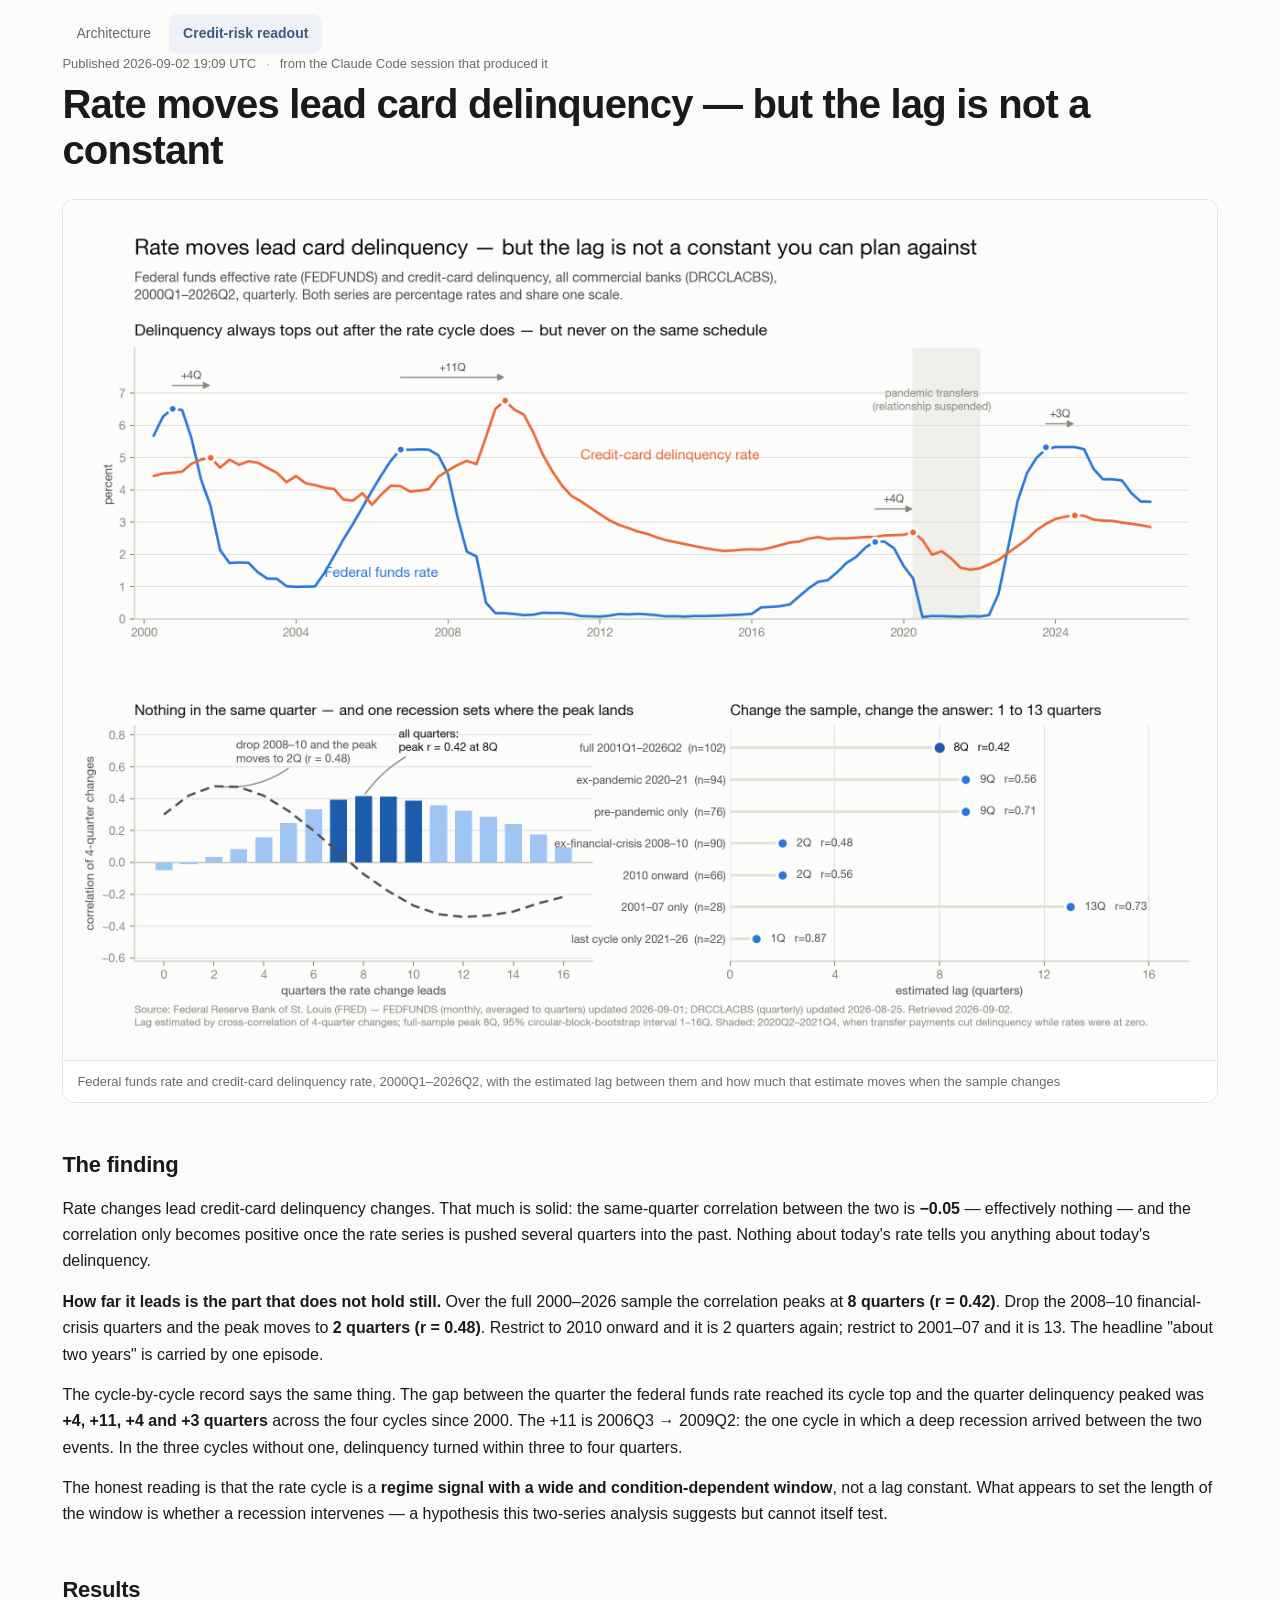
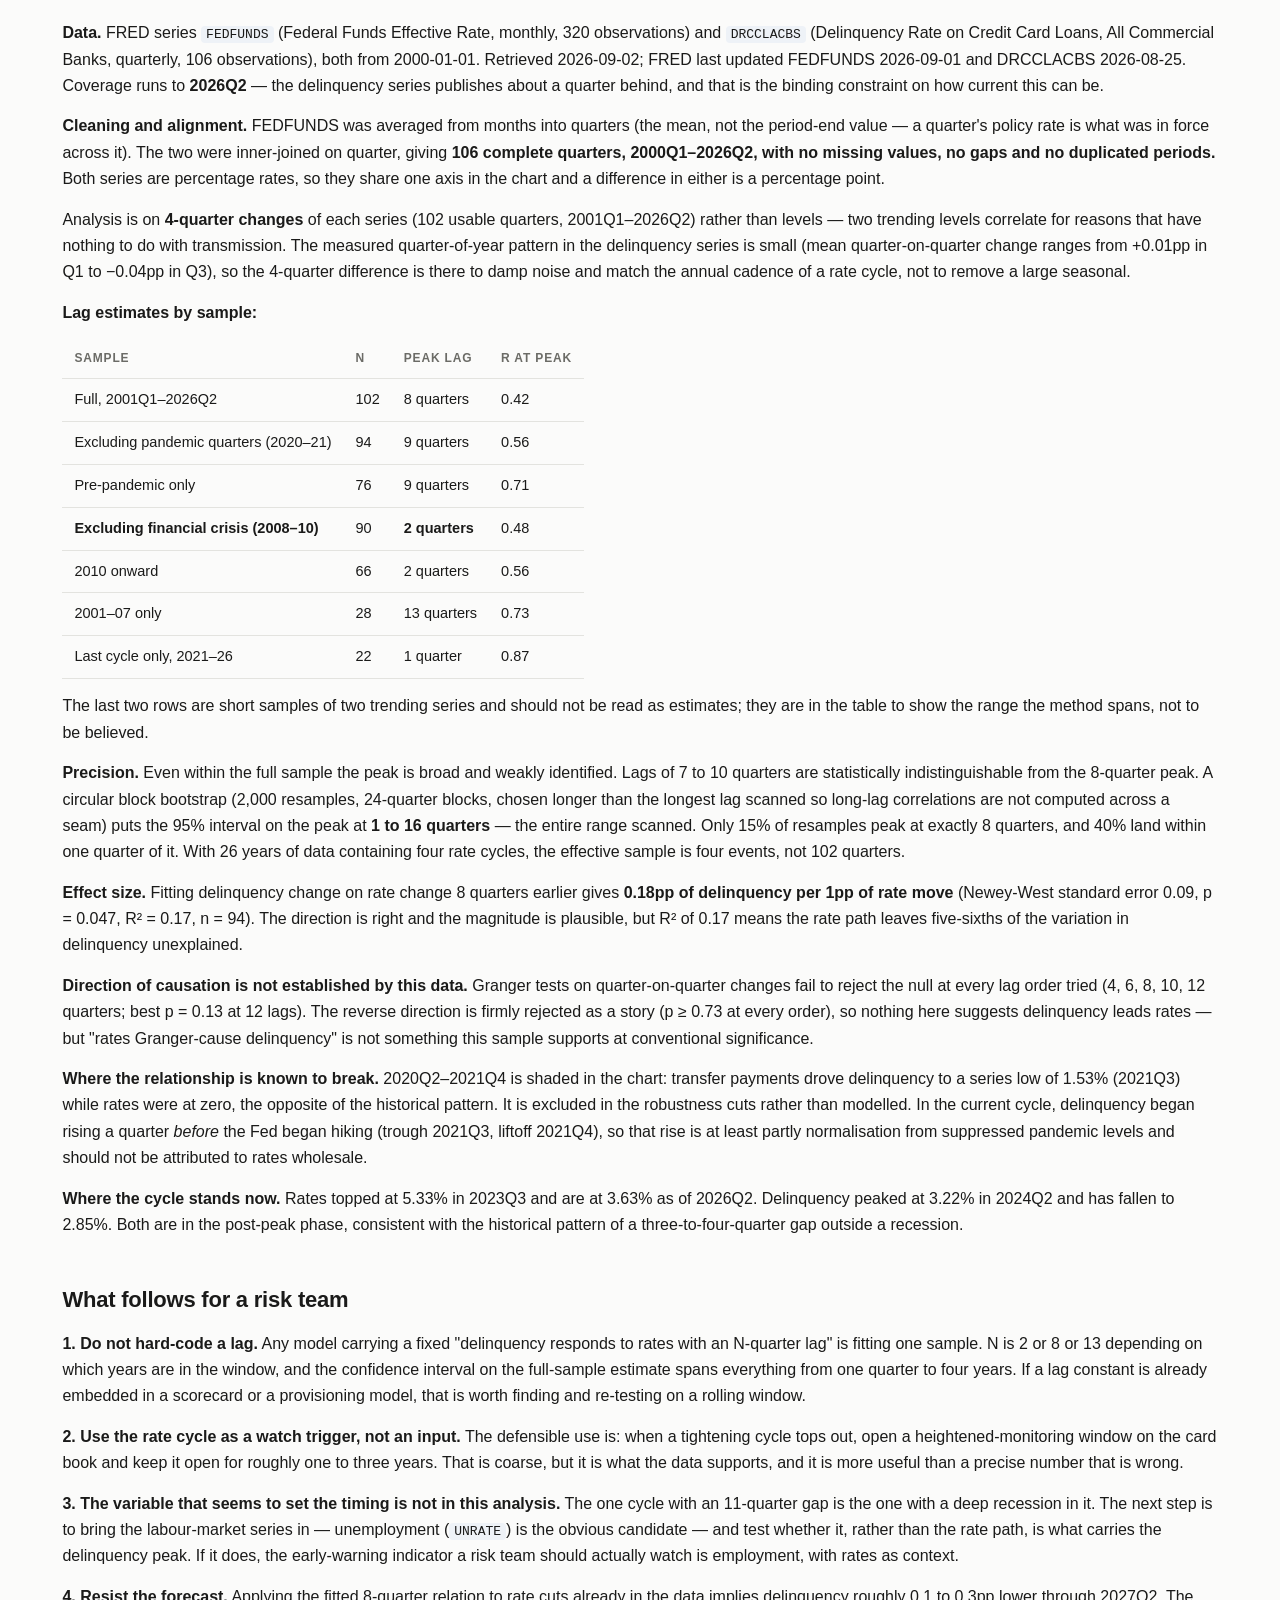
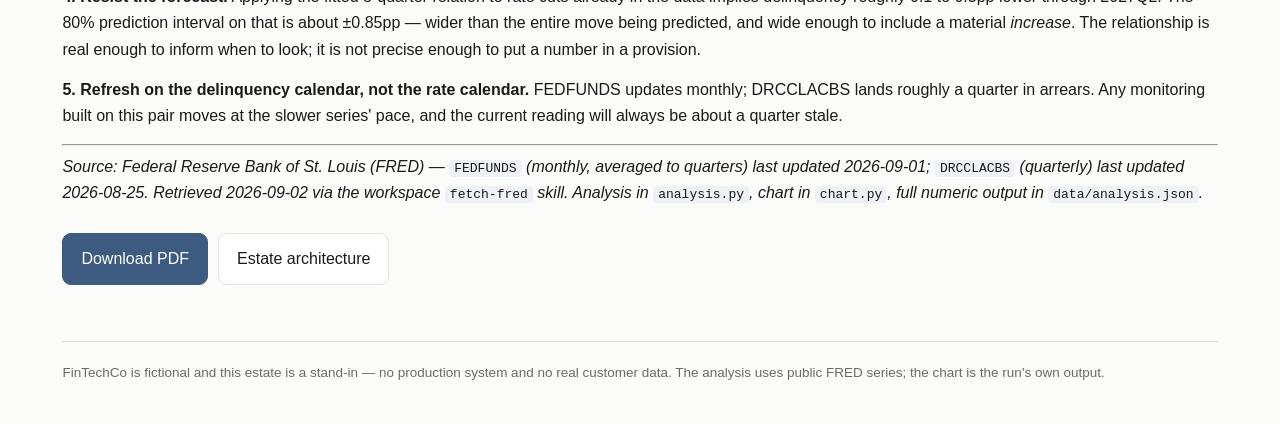
<file: readout/index.html>
<!doctype html>
<html lang="en">
<head>
<meta charset="utf-8">
<meta name="viewport" content="width=device-width,initial-scale=1">
<title>Credit-risk readout — FinTechCo</title>
<meta name="robots" content="noindex">
<link rel="icon" href="data:image/svg+xml,<svg xmlns='http://www.w3.org/2000/svg' viewBox='0 0 16 16'><text y='13' font-size='13'>📊</text></svg>">
<link rel="stylesheet" href="../assets/site.css?v=042c0d5b">
</head>
<body>
<div class="wrap readout wide">
<nav class="site">
  <a href="../">Architecture</a>
  <a href="./" aria-current="page">Credit-risk readout</a>
</nav>
<div class="meta">
  <span>Published 2026-09-02 19:09 UTC</span><span class="dot">·</span>
  <span>from the Claude Code session that produced it</span>
</div>
<h1>Rate moves lead card delinquency — but the lag is not a constant</h1>
<figure><img src="rate-delinquency-lag.png" alt="Federal funds rate and credit-card delinquency rate, 2000Q1–2026Q2, with the estimated lag between them and how much that estimate moves when the sample changes"><figcaption>Federal funds rate and credit-card delinquency rate, 2000Q1–2026Q2, with the estimated lag between them and how much that estimate moves when the sample changes</figcaption></figure>
<h2>The finding</h2>
<p>Rate changes lead credit-card delinquency changes. That much is solid: the same-quarter correlation between the two is <strong>−0.05</strong> — effectively nothing — and the correlation only becomes positive once the rate series is pushed several quarters into the past. Nothing about today's rate tells you anything about today's delinquency.</p>
<p><strong>How far it leads is the part that does not hold still.</strong> Over the full 2000–2026 sample the correlation peaks at <strong>8 quarters (r = 0.42)</strong>. Drop the 2008–10 financial-crisis quarters and the peak moves to <strong>2 quarters (r = 0.48)</strong>. Restrict to 2010 onward and it is 2 quarters again; restrict to 2001–07 and it is 13. The headline "about two years" is carried by one episode.</p>
<p>The cycle-by-cycle record says the same thing. The gap between the quarter the federal funds rate reached its cycle top and the quarter delinquency peaked was <strong>+4, +11, +4 and +3 quarters</strong> across the four cycles since 2000. The +11 is 2006Q3 → 2009Q2: the one cycle in which a deep recession arrived between the two events. In the three cycles without one, delinquency turned within three to four quarters.</p>
<p>The honest reading is that the rate cycle is a <strong>regime signal with a wide and condition-dependent window</strong>, not a lag constant. What appears to set the length of the window is whether a recession intervenes — a hypothesis this two-series analysis suggests but cannot itself test.</p>
<h2>Results</h2>
<p><strong>Data.</strong> FRED series <code>FEDFUNDS</code> (Federal Funds Effective Rate, monthly, 320 observations) and <code>DRCCLACBS</code> (Delinquency Rate on Credit Card Loans, All Commercial Banks, quarterly, 106 observations), both from 2000-01-01. Retrieved 2026-09-02; FRED last updated FEDFUNDS 2026-09-01 and DRCCLACBS 2026-08-25. Coverage runs to <strong>2026Q2</strong> — the delinquency series publishes about a quarter behind, and that is the binding constraint on how current this can be.</p>
<p><strong>Cleaning and alignment.</strong> FEDFUNDS was averaged from months into quarters (the mean, not the period-end value — a quarter's policy rate is what was in force across it). The two were inner-joined on quarter, giving <strong>106 complete quarters, 2000Q1–2026Q2, with no missing values, no gaps and no duplicated periods.</strong> Both series are percentage rates, so they share one axis in the chart and a difference in either is a percentage point.</p>
<p>Analysis is on <strong>4-quarter changes</strong> of each series (102 usable quarters, 2001Q1–2026Q2) rather than levels — two trending levels correlate for reasons that have nothing to do with transmission. The measured quarter-of-year pattern in the delinquency series is small (mean quarter-on-quarter change ranges from +0.01pp in Q1 to −0.04pp in Q3), so the 4-quarter difference is there to damp noise and match the annual cadence of a rate cycle, not to remove a large seasonal.</p>
<p><strong>Lag estimates by sample:</strong></p>
<table><thead><tr><th>Sample</th><th>n</th><th>Peak lag</th><th>r at peak</th></tr></thead><tbody><tr><td>Full, 2001Q1–2026Q2</td><td>102</td><td>8 quarters</td><td>0.42</td></tr><tr><td>Excluding pandemic quarters (2020–21)</td><td>94</td><td>9 quarters</td><td>0.56</td></tr><tr><td>Pre-pandemic only</td><td>76</td><td>9 quarters</td><td>0.71</td></tr><tr><td><strong>Excluding financial crisis (2008–10)</strong></td><td>90</td><td><strong>2 quarters</strong></td><td>0.48</td></tr><tr><td>2010 onward</td><td>66</td><td>2 quarters</td><td>0.56</td></tr><tr><td>2001–07 only</td><td>28</td><td>13 quarters</td><td>0.73</td></tr><tr><td>Last cycle only, 2021–26</td><td>22</td><td>1 quarter</td><td>0.87</td></tr></tbody></table>
<p>The last two rows are short samples of two trending series and should not be read as estimates; they are in the table to show the range the method spans, not to be believed.</p>
<p><strong>Precision.</strong> Even within the full sample the peak is broad and weakly identified. Lags of 7 to 10 quarters are statistically indistinguishable from the 8-quarter peak. A circular block bootstrap (2,000 resamples, 24-quarter blocks, chosen longer than the longest lag scanned so long-lag correlations are not computed across a seam) puts the 95% interval on the peak at <strong>1 to 16 quarters</strong> — the entire range scanned. Only 15% of resamples peak at exactly 8 quarters, and 40% land within one quarter of it. With 26 years of data containing four rate cycles, the effective sample is four events, not 102 quarters.</p>
<p><strong>Effect size.</strong> Fitting delinquency change on rate change 8 quarters earlier gives <strong>0.18pp of delinquency per 1pp of rate move</strong> (Newey-West standard error 0.09, p = 0.047, R² = 0.17, n = 94). The direction is right and the magnitude is plausible, but R² of 0.17 means the rate path leaves five-sixths of the variation in delinquency unexplained.</p>
<p><strong>Direction of causation is not established by this data.</strong> Granger tests on quarter-on-quarter changes fail to reject the null at every lag order tried (4, 6, 8, 10, 12 quarters; best p = 0.13 at 12 lags). The reverse direction is firmly rejected as a story (p ≥ 0.73 at every order), so nothing here suggests delinquency leads rates — but "rates Granger-cause delinquency" is not something this sample supports at conventional significance.</p>
<p><strong>Where the relationship is known to break.</strong> 2020Q2–2021Q4 is shaded in the chart: transfer payments drove delinquency to a series low of 1.53% (2021Q3) while rates were at zero, the opposite of the historical pattern. It is excluded in the robustness cuts rather than modelled. In the current cycle, delinquency began rising a quarter <em>before</em> the Fed began hiking (trough 2021Q3, liftoff 2021Q4), so that rise is at least partly normalisation from suppressed pandemic levels and should not be attributed to rates wholesale.</p>
<p><strong>Where the cycle stands now.</strong> Rates topped at 5.33% in 2023Q3 and are at 3.63% as of 2026Q2. Delinquency peaked at 3.22% in 2024Q2 and has fallen to 2.85%. Both are in the post-peak phase, consistent with the historical pattern of a three-to-four-quarter gap outside a recession.</p>
<h2>What follows for a risk team</h2>
<p><strong>1. Do not hard-code a lag.</strong> Any model carrying a fixed "delinquency responds to rates with an N-quarter lag" is fitting one sample. N is 2 or 8 or 13 depending on which years are in the window, and the confidence interval on the full-sample estimate spans everything from one quarter to four years. If a lag constant is already embedded in a scorecard or a provisioning model, that is worth finding and re-testing on a rolling window.</p>
<p><strong>2. Use the rate cycle as a watch trigger, not an input.</strong> The defensible use is: when a tightening cycle tops out, open a heightened-monitoring window on the card book and keep it open for roughly one to three years. That is coarse, but it is what the data supports, and it is more useful than a precise number that is wrong.</p>
<p><strong>3. The variable that seems to set the timing is not in this analysis.</strong> The one cycle with an 11-quarter gap is the one with a deep recession in it. The next step is to bring the labour-market series in — unemployment (<code>UNRATE</code>) is the obvious candidate — and test whether it, rather than the rate path, is what carries the delinquency peak. If it does, the early-warning indicator a risk team should actually watch is employment, with rates as context.</p>
<p><strong>4. Resist the forecast.</strong> Applying the fitted 8-quarter relation to rate cuts already in the data implies delinquency roughly 0.1 to 0.3pp lower through 2027Q2. The 80% prediction interval on that is about ±0.85pp — wider than the entire move being predicted, and wide enough to include a material <em>increase</em>. The relationship is real enough to inform when to look; it is not precise enough to put a number in a provision.</p>
<p><strong>5. Refresh on the delinquency calendar, not the rate calendar.</strong> FEDFUNDS updates monthly; DRCCLACBS lands roughly a quarter in arrears. Any monitoring built on this pair moves at the slower series' pace, and the current reading will always be about a quarter stale.</p>
<hr>
<p><em>Source: Federal Reserve Bank of St. Louis (FRED) — <code>FEDFUNDS</code> (monthly, averaged to quarters) last updated 2026-09-01; <code>DRCCLACBS</code> (quarterly) last updated 2026-08-25. Retrieved 2026-09-02 via the workspace <code>fetch-fred</code> skill. Analysis in <code>analysis.py</code>, chart in <code>chart.py</code>, full numeric output in <code>data/analysis.json</code>.</em></p>
<div class="actions">
  <a class="btn primary" href="fintechco-credit-risk-readout-2026-09-02.pdf">Download PDF</a>
  <a class="btn" href="../">Estate architecture</a>
</div>
<footer>
  FinTechCo is fictional and this estate is a stand-in — no production system and no real
  customer data. The analysis uses public FRED series; the chart is the run's own output.
</footer>
</div>
</body>
</html>
</file>
<file: assets/site.css>
:root{
    --bg:#fbfbfa; --surface:#fff; --ink:#1a1a19; --muted:#6b6b66;
    --line:#e3e3df; --accent:#3d5a80; --accent-soft:#eef2f7; --warn-bg:#fdf6e8; --warn-line:#e8d9b0;
    --mono:ui-monospace,SFMono-Regular,"SF Mono",Menlo,Consolas,monospace;
  }
  @media (prefers-color-scheme:dark){
    :root{ --bg:#161614; --surface:#1f1f1d; --ink:#eceae6; --muted:#a3a099;
           --line:#302f2c; --accent:#8fb3d9; --accent-soft:#22303f; --warn-bg:#2a2618; --warn-line:#4a4128; }
  }
  *{box-sizing:border-box}
  body{margin:0;background:var(--bg);color:var(--ink);
       font:16px/1.65 -apple-system,BlinkMacSystemFont,"Segoe UI",Inter,Roboto,Helvetica,Arial,sans-serif;
       -webkit-font-smoothing:antialiased}
  .wrap{max-width:1100px;margin:0 auto;padding:0 24px}
  header{padding:56px 0 28px;border-bottom:1px solid var(--line)}
  h1{font-size:clamp(28px,4vw,40px);line-height:1.15;margin:0 0 10px;letter-spacing:-.02em}
  .sub{color:var(--muted);font-size:18px;max-width:62ch;margin:0}
  .tag{display:inline-block;font:600 11px/1 var(--mono);letter-spacing:.09em;text-transform:uppercase;
       color:var(--accent);background:var(--accent-soft);border-radius:99px;padding:6px 11px;margin-bottom:18px}
  h2{font-size:22px;margin:44px 0 12px;letter-spacing:-.01em}
  h3{font-size:16px;margin:26px 0 6px}
  p{margin:0 0 14px;max-width:70ch}
  code{font:13px/1.5 var(--mono);background:var(--accent-soft);padding:1px 5px;border-radius:4px}
  .note{background:var(--warn-bg);border:1px solid var(--warn-line);border-radius:10px;
        padding:14px 16px;margin:24px 0;font-size:14.5px;max-width:none}
  .note strong{font-weight:650}

  /* ---- diagram ---- */
  .figure{margin:28px 0 8px;border:1px solid var(--line);border-radius:12px;overflow:hidden;background:var(--surface)}
  .bar{display:flex;gap:8px;align-items:center;padding:10px 12px;border-bottom:1px solid var(--line);
       background:var(--surface);flex-wrap:wrap}
  .bar .label{font:600 12px/1 var(--mono);color:var(--muted);margin-right:auto;letter-spacing:.04em}
  button{font:500 13px/1 inherit;color:var(--ink);background:var(--bg);border:1px solid var(--line);
         border-radius:7px;padding:7px 11px;cursor:pointer}
  button:hover{border-color:var(--accent);color:var(--accent)}
  button:focus-visible{outline:2px solid var(--accent);outline-offset:2px}
  .stage{position:relative;height:min(74vh,760px);overflow:hidden;background:#fff;cursor:grab;touch-action:none}
  .stage.grabbing{cursor:grabbing}
  .pan{position:absolute;top:0;left:0;transform-origin:0 0;will-change:transform}
  .pan svg{display:block;max-width:none!important;height:auto}
  .stage:fullscreen{height:100vh;background:#fff}
  /* Full screen targets the whole .figure, not .stage — fullscreening the stage
     alone carries its min(74vh,760px) height with it, so the diagram gained no
     room and the control bar vanished. */
  .figure:fullscreen{background:var(--surface);display:flex;flex-direction:column}
  .figure:fullscreen .stage{flex:1;height:auto;min-height:0}
  .hint{font-size:13px;color:var(--muted);margin:10px 0 0}

  .legend{display:flex;gap:20px;flex-wrap:wrap;font-size:13.5px;color:var(--muted);margin:14px 0 0;padding:0;list-style:none}
  .legend li{display:flex;align-items:center;gap:8px}
  .swatch{width:26px;height:0;border-top:2px solid var(--ink);display:inline-block}
  .swatch.dash{border-top-style:dashed}

  .grid{display:grid;gap:18px;grid-template-columns:repeat(auto-fit,minmax(260px,1fr));margin:18px 0}
  .card{border:1px solid var(--line);border-radius:10px;padding:16px 18px;background:var(--surface)}
  .card h3{margin:0 0 6px}
  .card p{font-size:14.5px;color:var(--muted);margin:0}
  table{border-collapse:collapse;width:100%;font-size:14.5px;margin:14px 0;display:block;overflow-x:auto}
  th,td{text-align:left;padding:9px 12px;border-bottom:1px solid var(--line);vertical-align:top}
  th{font-size:12px;text-transform:uppercase;letter-spacing:.07em;color:var(--muted);font-weight:650;white-space:nowrap}
  footer{margin:56px 0 40px;padding-top:20px;border-top:1px solid var(--line);color:var(--muted);font-size:13.5px}
  /* ---- nav (shared) ---- */
  nav.site{display:flex;gap:4px;padding:14px 0 0;font-size:14px}
  nav.site a{color:var(--muted);text-decoration:none;padding:7px 13px;border-radius:8px;border:1px solid transparent}
  nav.site a:hover{color:var(--ink);border-color:var(--line)}
  nav.site a[aria-current="page"]{color:var(--accent);background:var(--accent-soft);font-weight:600}

  /* ---- readout page ---- */
  .readout figure{margin:26px 0;border:1px solid var(--line);border-radius:12px;overflow:hidden;background:#fff}
  .readout figure img{display:block;width:100%;height:auto}
  .readout figcaption{font-size:13px;color:var(--muted);padding:10px 14px;border-top:1px solid var(--line);background:var(--surface)}
  .readout blockquote{margin:18px 0;padding:2px 0 2px 18px;border-left:3px solid var(--accent);color:var(--muted)}
  .readout ul,.readout ol{max-width:70ch;padding-left:22px}
  .readout li{margin:6px 0}
  .meta{display:flex;gap:10px;flex-wrap:wrap;align-items:center;font-size:13px;color:var(--muted);margin:0 0 6px}
  .meta .dot{opacity:.5}
  .actions{display:flex;gap:10px;flex-wrap:wrap;margin:26px 0 8px}
  .btn{display:inline-block;font:600 14px/1 inherit;text-decoration:none;padding:12px 18px;border-radius:9px;
       border:1px solid var(--line);color:var(--ink);background:var(--surface)}
  .btn.primary{background:var(--accent);border-color:var(--accent);color:#fff}
  .btn:hover{border-color:var(--accent)}
  @media (prefers-color-scheme:dark){ .btn.primary{color:#10151c} }

  /* ---- print (the PDF is rendered from this page) ---- */
  @media print{
    :root{--bg:#fff;--surface:#fff;--ink:#111;--muted:#555;--line:#ccc;--accent:#2b4763;--accent-soft:#eef2f7}
    body{font-size:11pt}
    nav.site,.actions,.hint,.bar{display:none!important}
    .wrap{max-width:none;padding:0}
    header{padding-top:0}
    h1{font-size:24pt}
    .readout figure{break-inside:avoid;border-color:#ddd}
    table{display:table}
    a{color:inherit;text-decoration:none}
  }

  /* ---- wide layout: used by both the architecture page and the readout page,
         so text stretches to the page width rather than the classic ~70ch
         reading measure. The readout's PDF is rendered from this same page, so
         the PDF picks up the wide layout too. ---- */
  .wrap.wide{max-width:min(1560px,94vw)}
  .wide p,.wide .sub,.wide ul,.wide ol,.wide li{max-width:none}
  .wide .grid{grid-template-columns:repeat(auto-fit,minmax(300px,1fr))}
</file>
